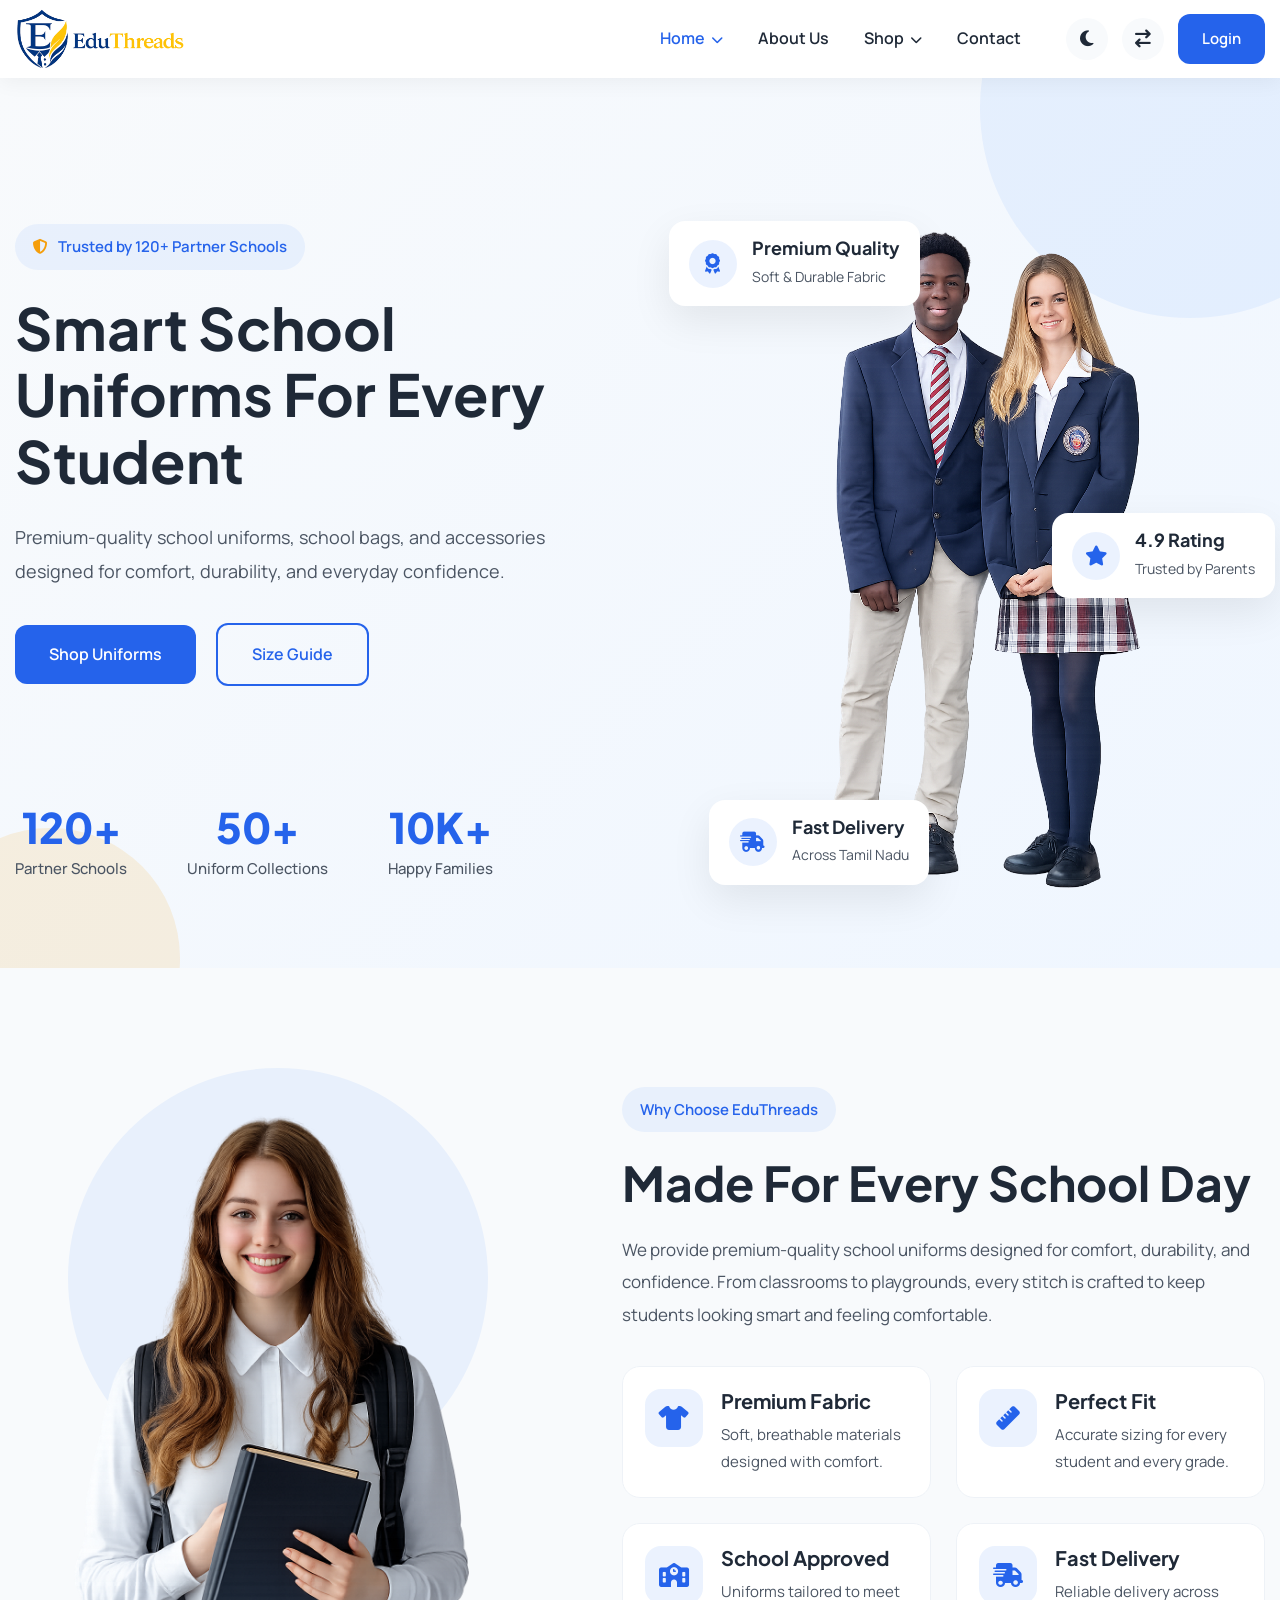
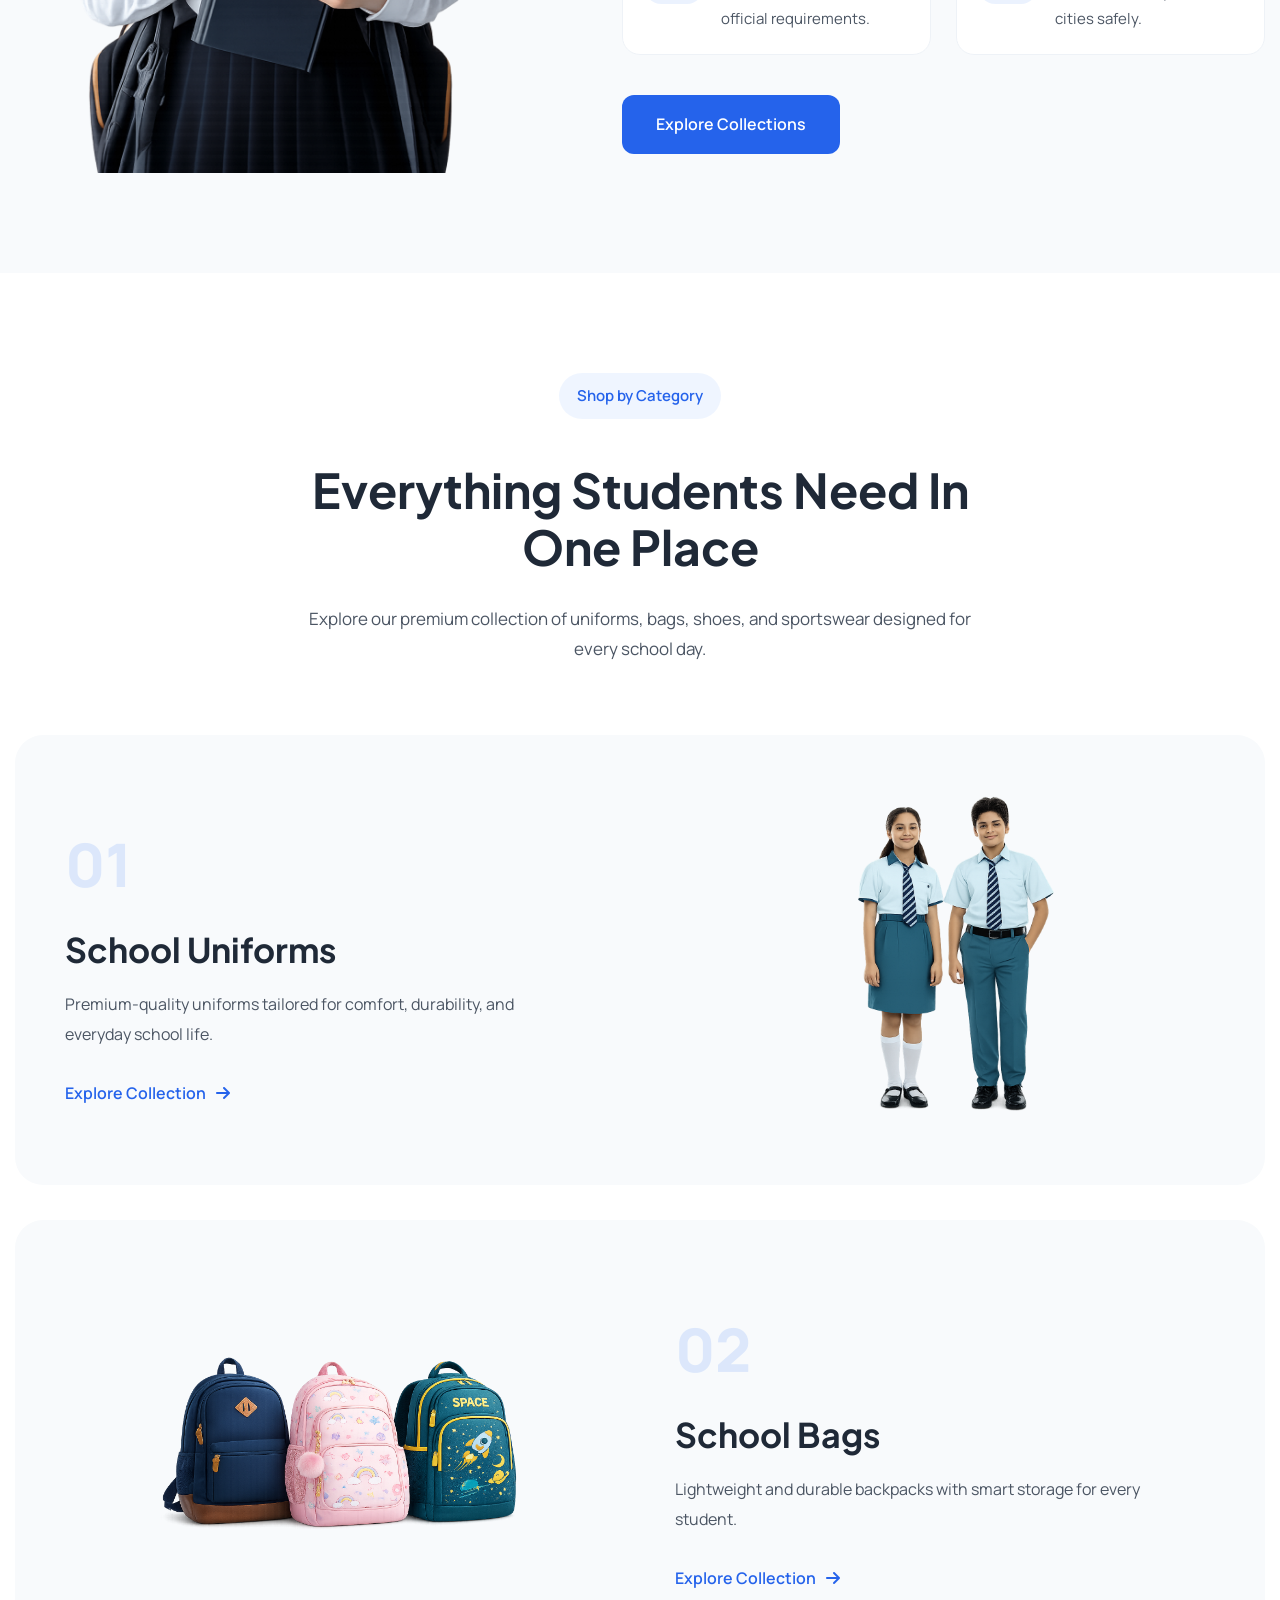
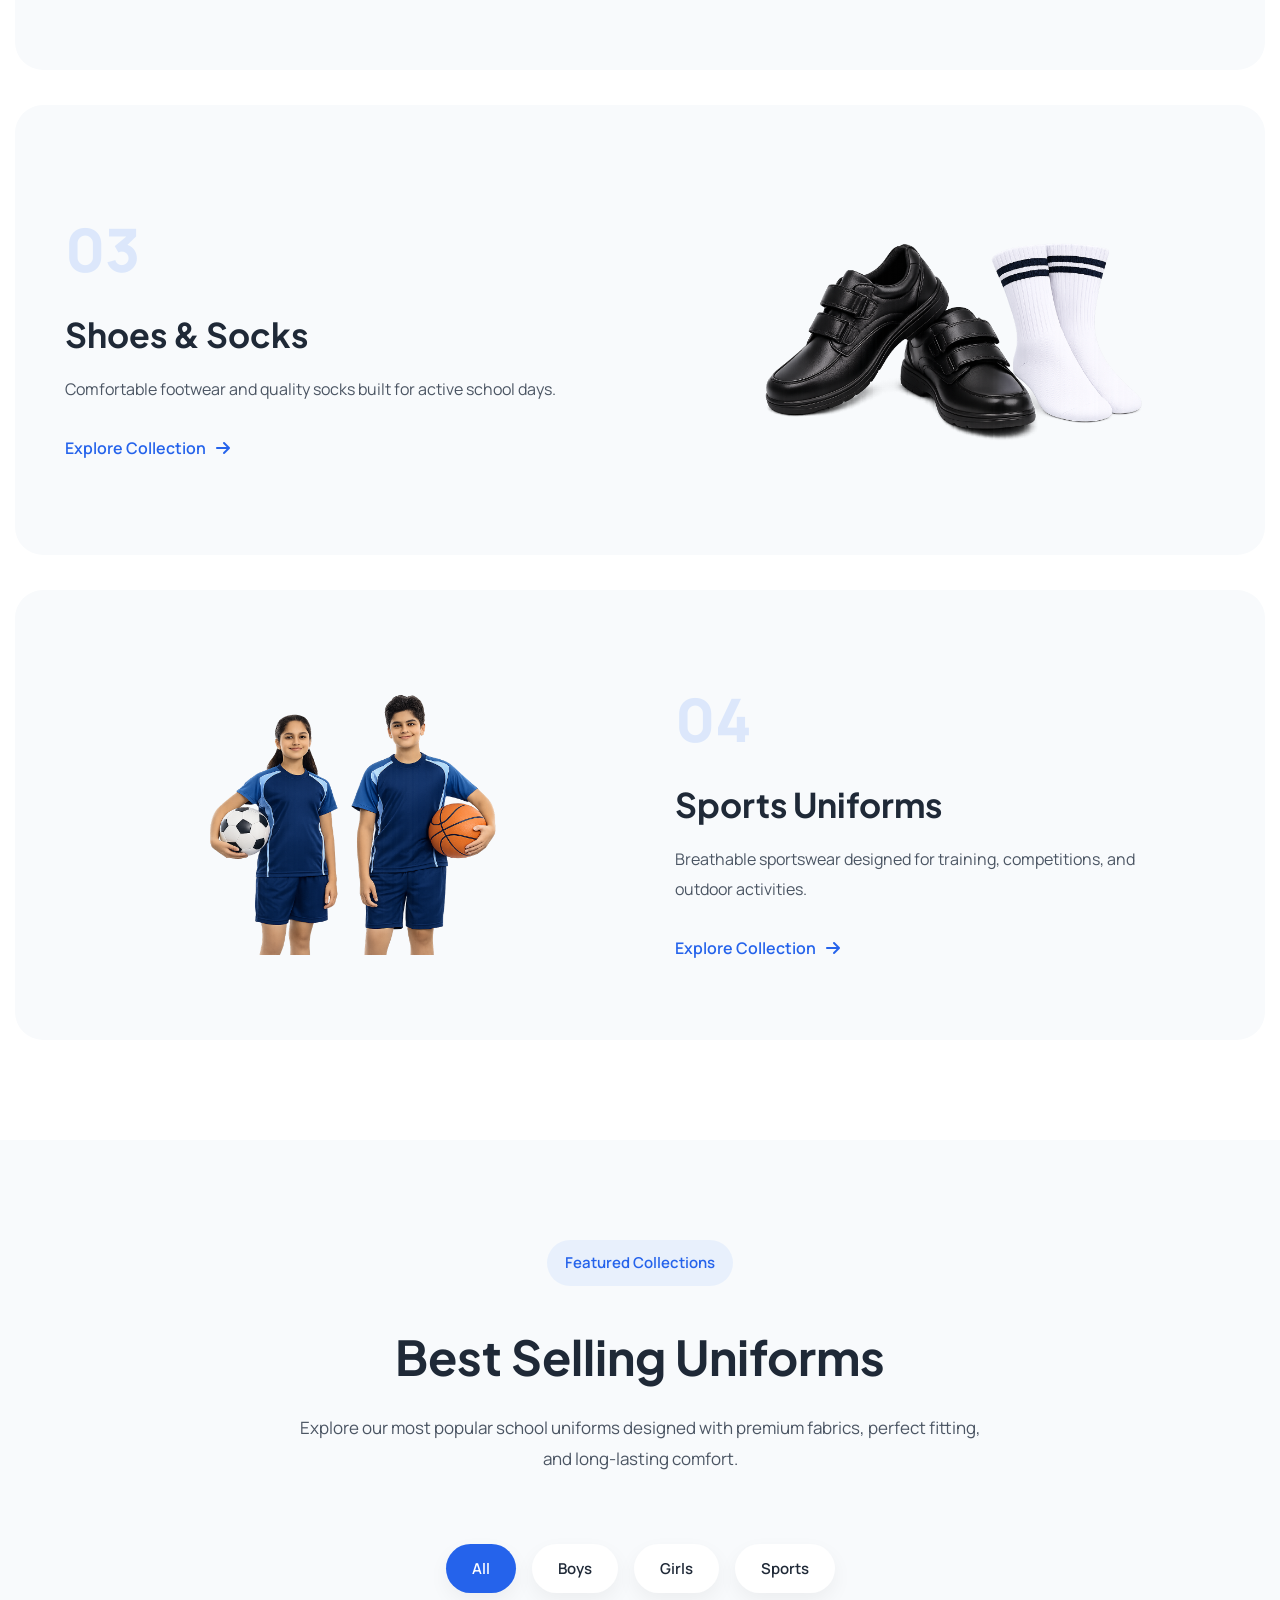
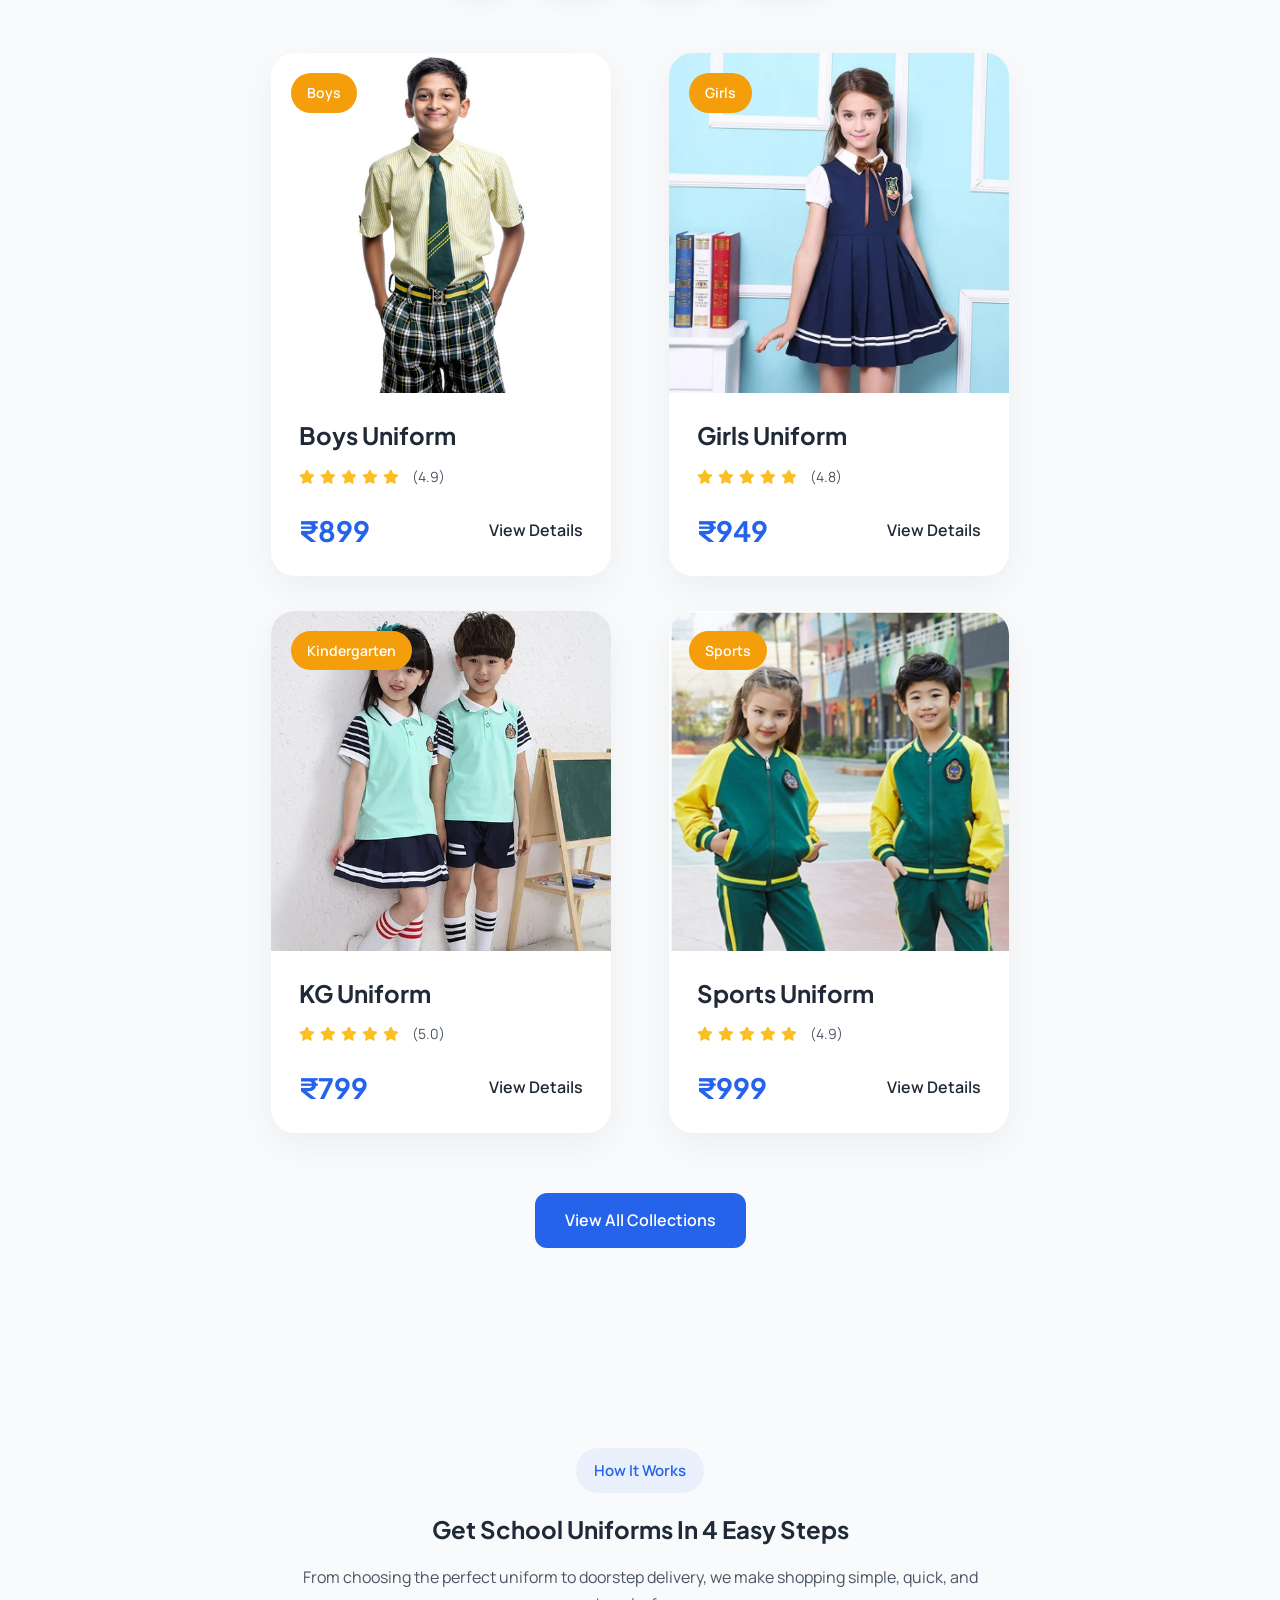
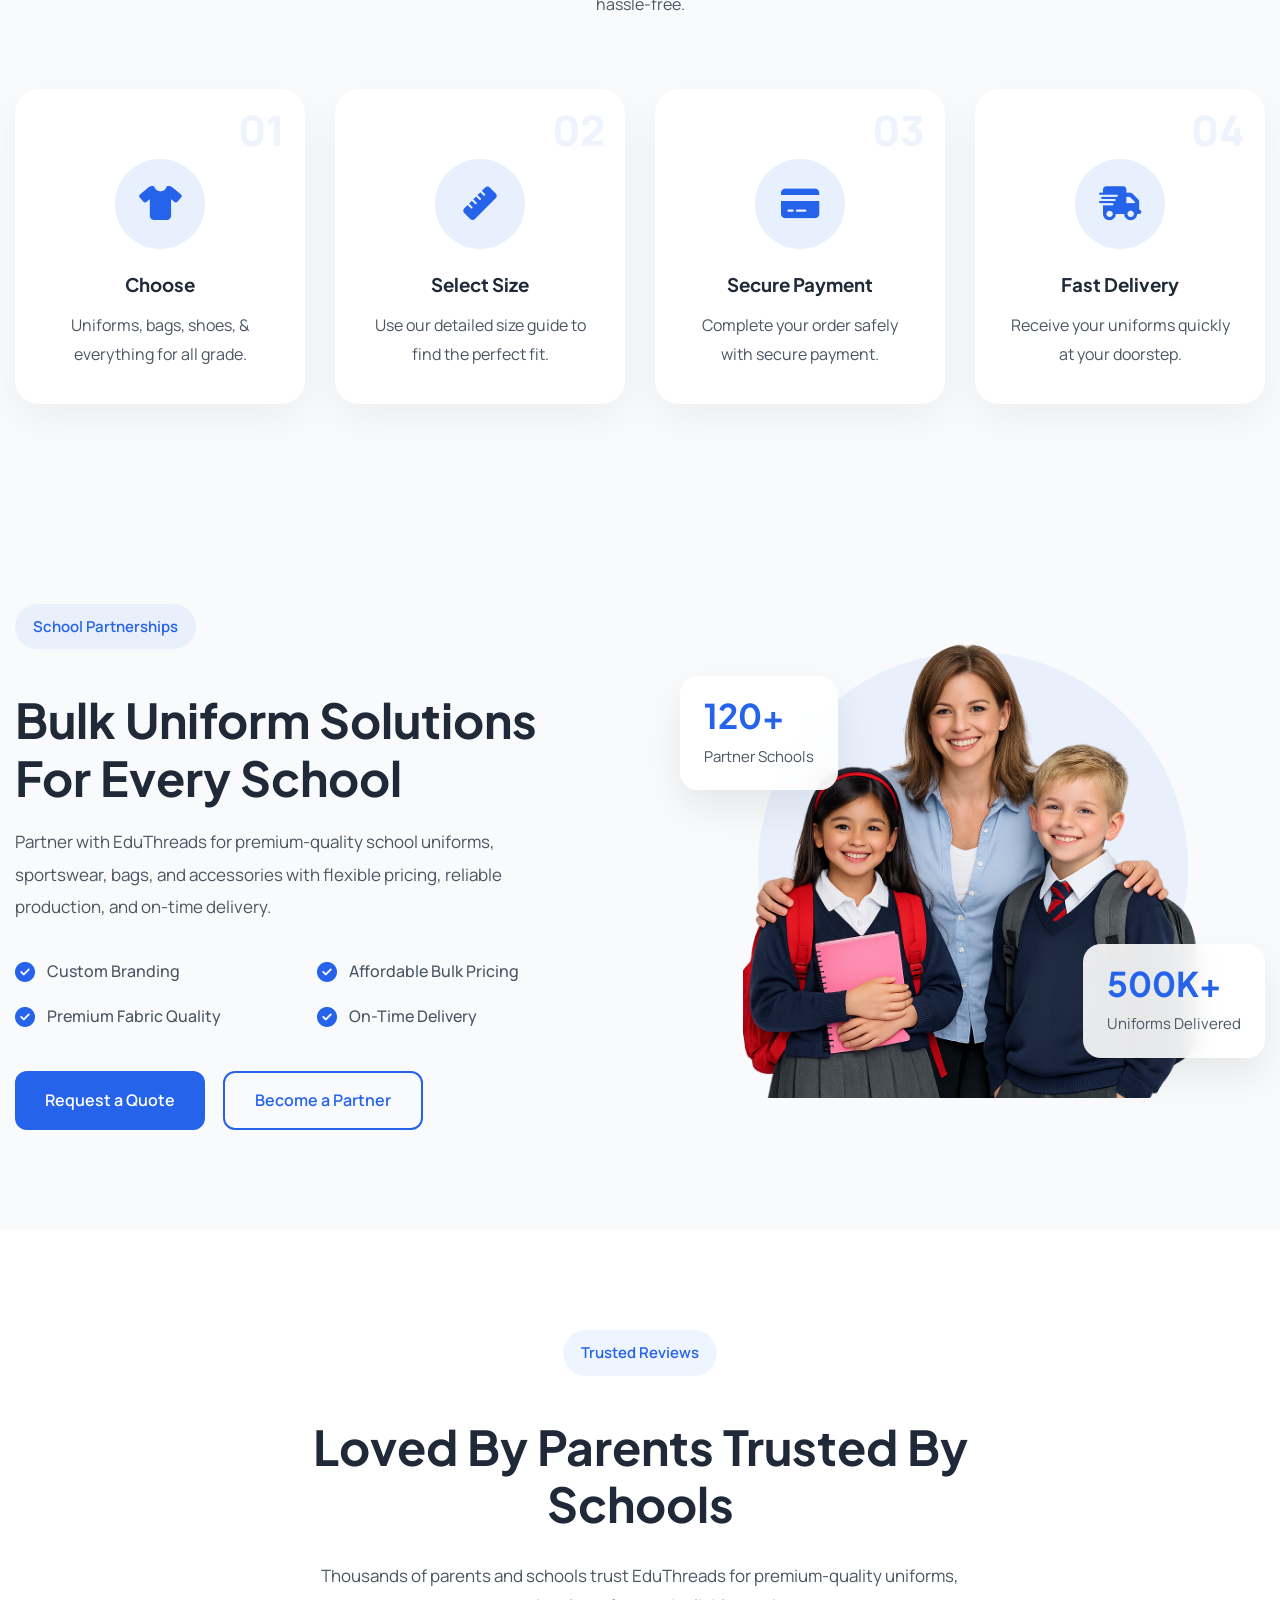
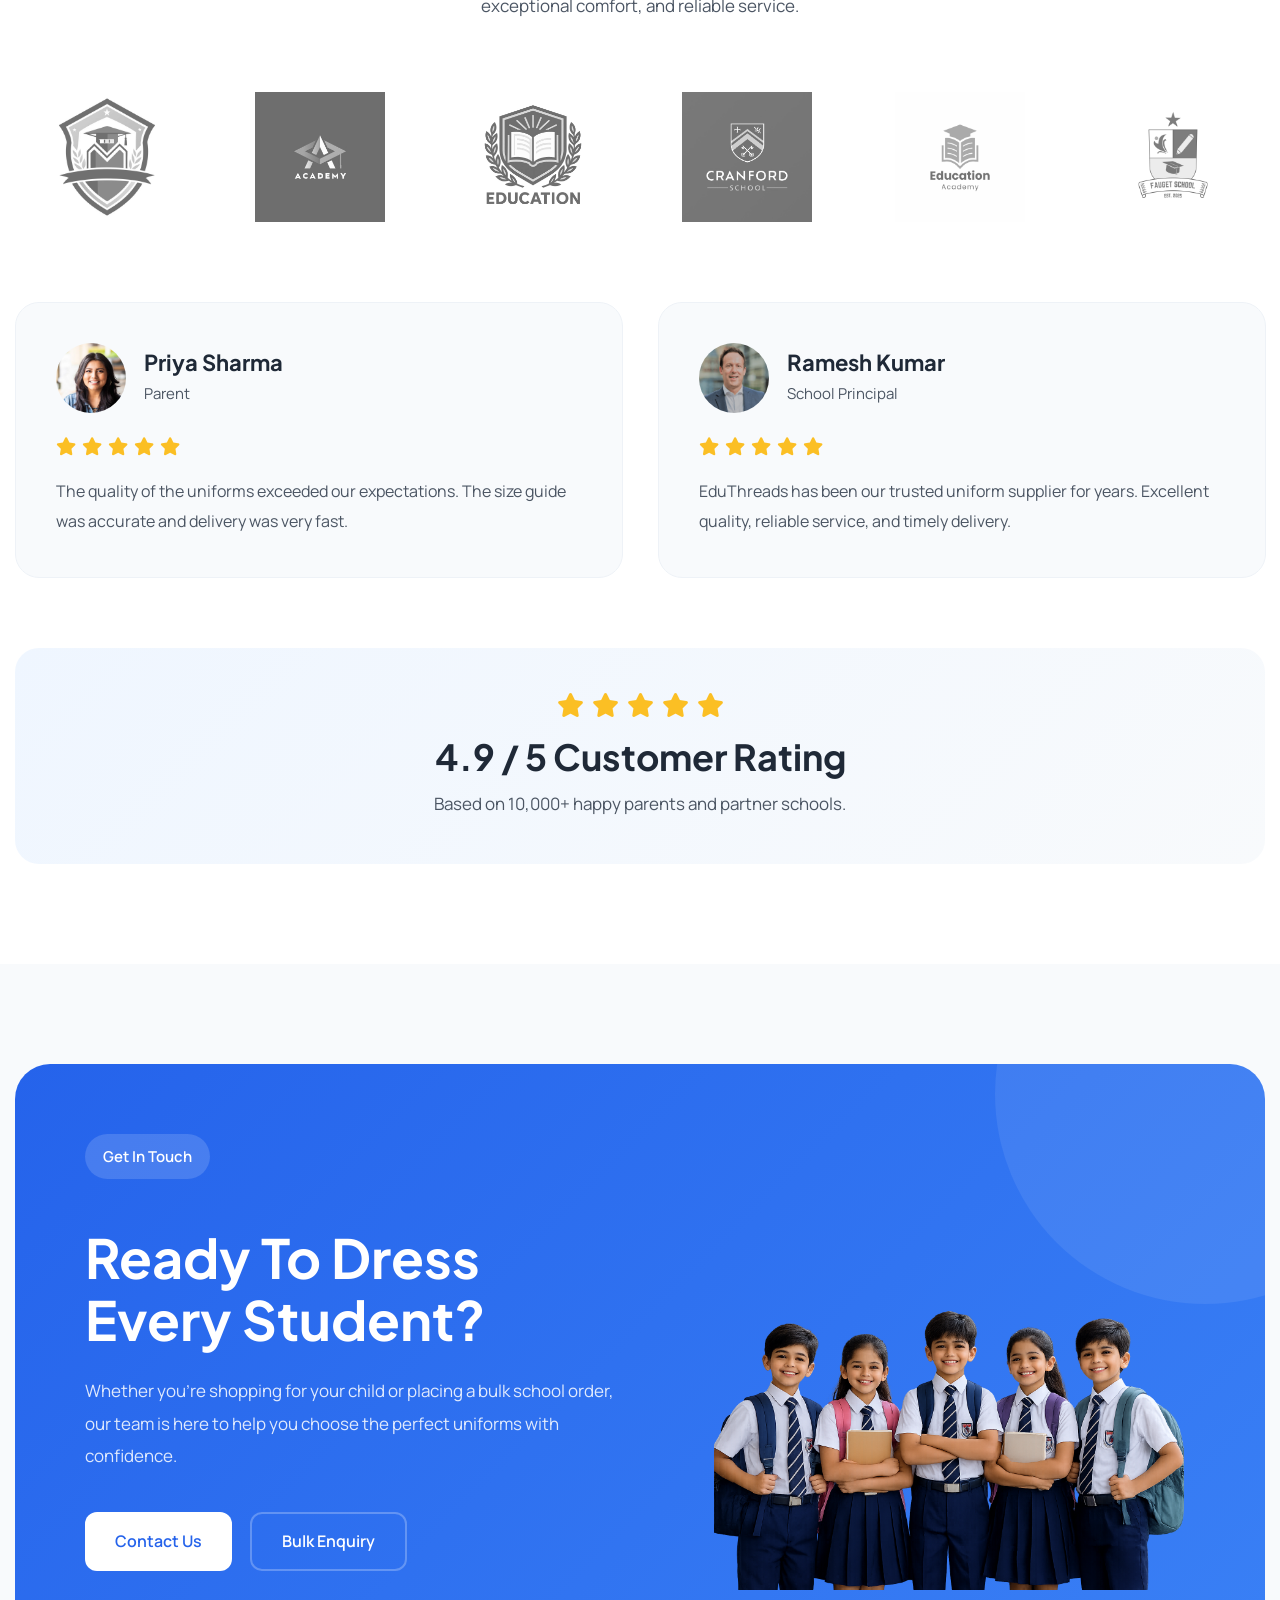
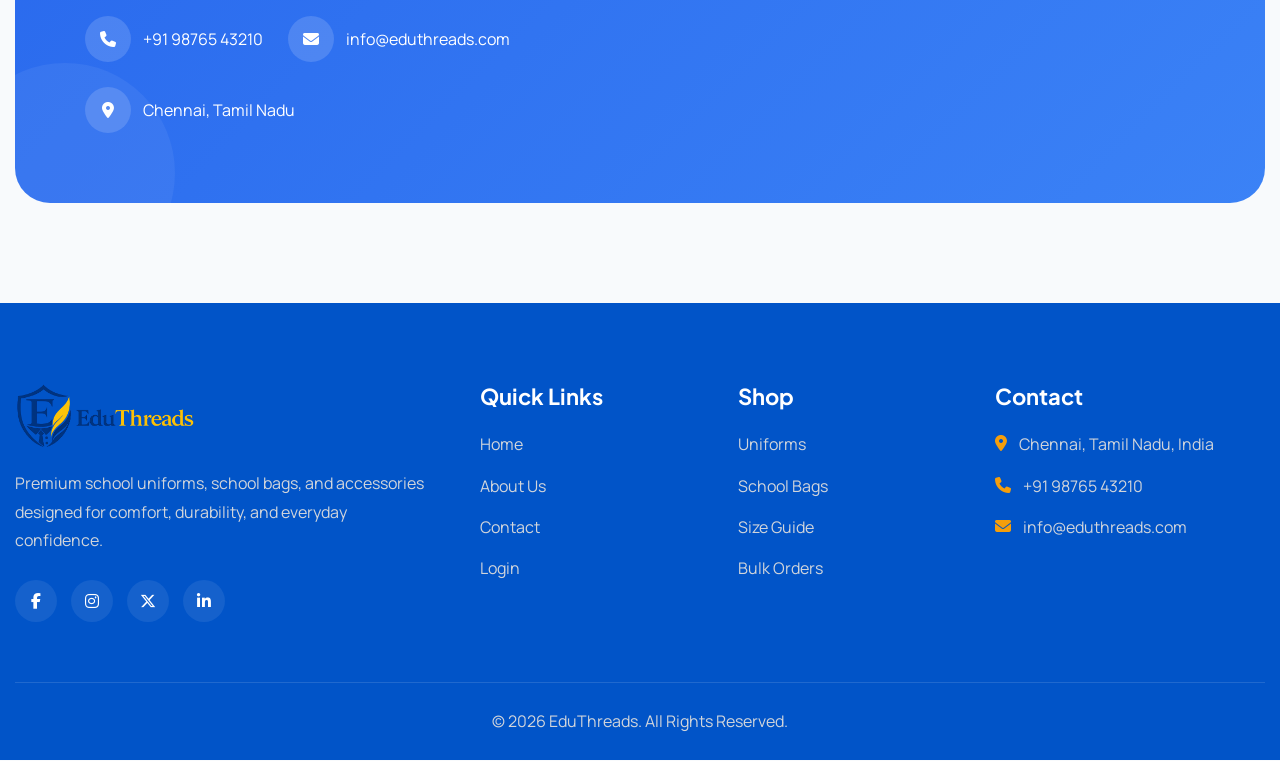
<file: index.html>
<!DOCTYPE html>
<html lang="en">

<head>

    <!--=========================================
                META TAGS
    ==========================================-->

    <meta charset="UTF-8">
    <meta name="viewport" content="width=device-width, initial-scale=1.0">

    <!--=========================================
                WEBSITE TITLE
    ==========================================-->

    <title>EduThreads</title>

    <!--=========================================
                FAVICON
    ==========================================-->

    <link rel="shortcut icon" href="images/favicon.png" type="image/x-icon">

    <!--=========================================
                GOOGLE FONTS
    ==========================================-->

    <link rel="preconnect" href="https://fonts.googleapis.com">

    <link rel="preconnect" href="https://fonts.gstatic.com" crossorigin>

    <link
        href="https://fonts.googleapis.com/css2?family=Manrope:wght@400;500;600;700&family=Plus+Jakarta+Sans:wght@600;700;800&display=swap"
        rel="stylesheet">

    <!--=========================================
                FONT AWESOME
    ==========================================-->

    <link rel="stylesheet" href="https://cdnjs.cloudflare.com/ajax/libs/font-awesome/6.7.2/css/all.min.css"
        integrity="sha512-Evv84Mr4kqVGRNSgIGL/F/aIDqQb7xQ2vcrdIwxfjThSH8CSR7PBEakCr51Ck+w+/U6swU2Im1vVX0SVk9ABhg=="
        crossorigin="anonymous" referrerpolicy="no-referrer" />

    <!--=========================================
                CSS
    ==========================================-->

    <link rel="stylesheet" href="css/style.css">

</head>

<body>

    <!--=========================================
                HEADER START
==========================================-->

    <header class="header">

        <div class="global-container">

            <div class="navbar">

                <!--========== LOGO ==========-->

                <a href="index.html" class="logo">

                    <img src="images/logo.png" alt="EduThreads Logo">

                </a>

                <!--========== NAVIGATION ==========-->

                <nav class="nav-menu">

                    <ul class="nav-list">

                        <!--========== HOME ==========-->

                        <li class="nav-item dropdown">

                            <button class="dropdown-toggle active">

                                <span>Home</span>

                                <i class="fa-solid fa-chevron-down"></i>

                            </button>

                            <ul class="dropdown-menu">

                                <li>

                                    <a href="index.html" class="active">

                                        Home 1

                                    </a>

                                </li>

                                <li>

                                    <a href="home-2.html">

                                        Home 2

                                    </a>

                                </li>

                            </ul>

                        </li>

                        <!--========== ABOUT ==========-->

                        <li class="nav-item">

                            <a href="about.html">

                                About Us

                            </a>

                        </li>

                        <!--========== SHOP ==========-->

                        <li class="nav-item dropdown">

                            <button class="dropdown-toggle">

                                <span>Shop</span>

                                <i class="fa-solid fa-chevron-down"></i>

                            </button>

                            <ul class="dropdown-menu">

                                <li>

                                    <a href="uniforms.html">

                                        Uniforms

                                    </a>

                                </li>


                                <li>

                                    <a href="size-guide.html">

                                        Size Guide

                                    </a>

                                </li>

                                <li>

                                    <a href="bulk-orders.html">

                                        Bulk Orders

                                    </a>

                                </li>

                            </ul>

                        </li>

                        <!--========== CONTACT ==========-->

                        <li class="nav-item">

                            <a href="contact.html">

                                Contact

                            </a>

                        </li>

                    </ul>


                </nav>

                <!--========== HEADER ACTIONS ==========-->

                <div class="header-actions">

                    <!-- Dark Mode -->

                    <button class="icon-btn" data-theme-toggle aria-label="Dark Mode">

                        <i class="fa-solid fa-moon"></i>

                    </button>

                    <!-- RTL -->

                    <button class="icon-btn" data-rtl-toggle aria-label="RTL Mode">

                        <i class="fa-solid fa-arrow-right-arrow-left"></i>

                    </button>

                    <!-- Login -->

                    <a href="login.html" class="primary-btn">

                        Login

                    </a>

                    <!-- Mobile Menu -->

                    <button class="menu-toggle">

                        <i class="fa-solid fa-bars"></i>

                    </button>

                </div>

            </div>

        </div>

    </header>

    <!--=========================================
                HEADER END
==========================================-->

    <!--=========================================
                HERO START
==========================================-->

    <section class="hero">

        <div class="global-container">

            <div class="hero-wrapper">

                <!--========== HERO CONTENT ==========-->

                <div class="hero-content">

                    <span class="hero-badge">

                        <i class="fa-solid fa-shield-halved"></i>

                        Trusted by 120+ Partner Schools

                    </span>

                    <h1>

                        Smart School Uniforms For Every Student

                    </h1>

                    <p>

                        Premium-quality school uniforms, school bags, and accessories designed for comfort, durability,
                        and everyday confidence.

                    </p>

                    <!--========== HERO BUTTONS ==========-->

                    <div class="hero-buttons">

                        <a href="shop/uniforms.html" class="primary-btn">

                            Shop Uniforms

                        </a>

                        <a href="shop/size-guide.html" class="secondary-btn">

                            Size Guide

                        </a>

                    </div>

                    <!--========== HERO STATS ==========-->

                    <div class="hero-stats">

                        <div class="stat-item">

                            <h3 class="counter" data-target="120">0</h3>

                            <span>Partner Schools</span>

                        </div>

                        <div class="stat-item">

                            <h3 class="counter" data-target="50">0</h3>

                            <span>Uniform Collections</span>

                        </div>

                        <div class="stat-item">

                            <h3 class="counter" data-target="10000">0</h3>

                            <span>Happy Families</span>

                        </div>

                    </div>
                </div>

                <!--========== HERO IMAGE ==========-->

                <div class="hero-image">

                    <img src="images/hero-img.png" alt="School Uniform">

                    <!-- Floating Card -->

                    <div class="floating-card quality-card">

                        <i class="fa-solid fa-award"></i>

                        <div>

                            <h4>Premium Quality</h4>

                            <span>Soft & Durable Fabric</span>

                        </div>

                    </div>

                    <!-- Floating Card -->

                    <div class="floating-card rating-card">

                        <i class="fa-solid fa-star"></i>

                        <div>

                            <h4>4.9 Rating</h4>

                            <span>Trusted by Parents</span>

                        </div>

                    </div>

                    <!-- Floating Card -->

                    <div class="floating-card delivery-card">

                        <i class="fa-solid fa-truck-fast"></i>

                        <div>

                            <h4>Fast Delivery</h4>

                            <span>Across Tamil Nadu</span>

                        </div>

                    </div>

                </div>

            </div>

        </div>

    </section>

    <!--=========================================
                HERO END
==========================================-->


    <!--=========================================
            WHY CHOOSE US START
==========================================-->

    <section class="why-choose section">

        <div class="global-container">

            <div class="why-choose-wrapper">

                <!--========== IMAGE ==========-->

                <div class="why-choose-image">

                    <img src="images/why-choose.png" alt="School Uniform Students">

                </div>

                <!--========== CONTENT ==========-->

                <div class="why-choose-content">

                    <span class="section-badge">

                        Why Choose EduThreads

                    </span>

                    <h2>

                        Made For
                        Every School Day

                    </h2>

                    <p>

                        We provide premium-quality school uniforms designed for comfort,
                        durability, and confidence. From classrooms to playgrounds,
                        every stitch is crafted to keep students looking smart and feeling comfortable.

                    </p>

                    <!--========== FEATURES ==========-->

                    <div class="why-choose-features">

                        <!-- Feature -->

                        <div class="feature-item">

                            <div class="feature-icon">

                                <i class="fa-solid fa-shirt"></i>

                            </div>

                            <div class="feature-content">

                                <h3>Premium Fabric</h3>

                                <p>

                                    Soft, breathable materials designed with comfort.

                                </p>

                            </div>

                        </div>

                        <!-- Feature -->

                        <div class="feature-item">

                            <div class="feature-icon">

                                <i class="fa-solid fa-ruler"></i>

                            </div>

                            <div class="feature-content">

                                <h3>Perfect Fit</h3>

                                <p>

                                    Accurate sizing for every student and every grade.

                                </p>

                            </div>

                        </div>

                        <!-- Feature -->

                        <div class="feature-item">

                            <div class="feature-icon">

                                <i class="fa-solid fa-school"></i>

                            </div>

                            <div class="feature-content">

                                <h3>School Approved</h3>

                                <p>

                                    Uniforms tailored to meet official requirements.

                                </p>

                            </div>

                        </div>

                        <!-- Feature -->

                        <div class="feature-item">

                            <div class="feature-icon">

                                <i class="fa-solid fa-truck-fast"></i>

                            </div>

                            <div class="feature-content">

                                <h3>Fast Delivery</h3>

                                <p>

                                    Reliable delivery across cities safely.

                                </p>

                            </div>

                        </div>

                    </div>

                    <!--========== BUTTON ==========-->

                    <a href="shop/uniforms.html" class="primary-btn">

                        Explore Collections

                    </a>

                </div>

            </div>

        </div>

    </section>

    <!--=========================================
            WHY CHOOSE US END
==========================================-->

    <!--=========================================
            SHOP BY CATEGORY START
==========================================-->

    <section class="shop-category section">

        <div class="global-container">

            <!--========== SECTION HEADING ==========-->

            <div class="section-title">

                <span class="section-badge">

                    Shop by Category

                </span>

                <h2>

                    Everything Students Need
                    In One Place

                </h2>

                <p>

                    Explore our premium collection of uniforms, bags, shoes, and sportswear designed for every school
                    day.

                </p>

            </div>

            <!--========== CATEGORY LIST ==========-->

            <div class="category-wrapper">

                <!-- Category 1 -->

                <div class="category-item">

                    <div class="category-content">

                        <span class="category-number">

                            01

                        </span>

                        <h3>

                            School Uniforms

                        </h3>

                        <p>

                            Premium-quality uniforms tailored for comfort, durability, and everyday school life.

                        </p>

                        <a href="#" class="category-btn">

                            Explore Collection

                            <i class="fa-solid fa-arrow-right"></i>

                        </a>

                    </div>

                    <div class="category-image">

                        <img src="images/uniforms.png" alt="School Uniforms">

                    </div>

                </div>

                <!-- Category 2 -->

                <div class="category-item reverse">

                    <div class="category-content">

                        <span class="category-number">

                            02

                        </span>

                        <h3>

                            School Bags

                        </h3>

                        <p>

                            Lightweight and durable backpacks with smart storage for every student.

                        </p>

                        <a href="#" class="category-btn">

                            Explore Collection

                            <i class="fa-solid fa-arrow-right"></i>

                        </a>

                    </div>

                    <div class="category-image">

                        <img src="images/bags.png" alt="School Bags">

                    </div>

                </div>

                <!-- Category 3 -->

                <div class="category-item">

                    <div class="category-content">

                        <span class="category-number">

                            03

                        </span>

                        <h3>

                            Shoes & Socks

                        </h3>

                        <p>

                            Comfortable footwear and quality socks built for active school days.

                        </p>

                        <a href="#" class="category-btn">

                            Explore Collection

                            <i class="fa-solid fa-arrow-right"></i>

                        </a>

                    </div>

                    <div class="category-image">

                        <img src="images/shoes.png" alt="Shoes">

                    </div>

                </div>

                <!-- Category 4 -->

                <div class="category-item reverse">

                    <div class="category-content">

                        <span class="category-number">

                            04

                        </span>

                        <h3>

                            Sports Uniforms

                        </h3>

                        <p>

                            Breathable sportswear designed for training, competitions, and outdoor activities.

                        </p>

                        <a href="#" class="category-btn">

                            Explore Collection

                            <i class="fa-solid fa-arrow-right"></i>

                        </a>

                    </div>

                    <div class="category-image">

                        <img src="images/sports.png" alt="Sports Uniform">

                    </div>

                </div>

            </div>

        </div>

    </section>

    <!--=========================================
            SHOP BY CATEGORY END
==========================================-->

    <!--=========================================
        FEATURED COLLECTIONS START
==========================================-->

    <section class="featured-collections section">

        <div class="global-container">

            <!--========== SECTION TITLE ==========-->

            <div class="section-title">

                <span class="section-badge">

                    Featured Collections

                </span>

                <h2>

                    Best Selling Uniforms

                </h2>

                <p>

                    Explore our most popular school uniforms designed with premium fabrics, perfect fitting, and
                    long-lasting comfort.

                </p>

            </div>

            <!--========== FILTER BUTTONS ==========-->

            <div class="collection-filter">

                <button class="active">All</button>

                <button>Boys</button>

                <button>Girls</button>

                <button>Sports</button>

            </div>

            <!--========== PRODUCT GRID ==========-->

            <div class="collection-wrapper">

                <!-- Product -->

                <div class="collection-card">

                    <span class="product-tag">

                        Boys

                    </span>

                    <div class="product-image">

                        <img src="images/boys-uniform.png" alt="Boys Uniform">

                    </div>

                    <div class="product-content">

                        <h3>

                            Boys Uniform

                        </h3>

                        <div class="product-rating">

                            <i class="fa-solid fa-star"></i>

                            <i class="fa-solid fa-star"></i>

                            <i class="fa-solid fa-star"></i>

                            <i class="fa-solid fa-star"></i>

                            <i class="fa-solid fa-star"></i>

                            <span>(4.9)</span>

                        </div>

                        <div class="product-bottom">

                            <h4>

                                ₹899

                            </h4>

                            <a href="#">

                                View Details

                            </a>

                        </div>

                    </div>

                </div>

                <!-- Product -->

                <div class="collection-card">

                    <span class="product-tag">

                        Girls

                    </span>

                    <div class="product-image">

                        <img src="images/girls-uniform.png" alt="Girls Uniform">

                    </div>

                    <div class="product-content">

                        <h3>

                            Girls Uniform

                        </h3>

                        <div class="product-rating">

                            <i class="fa-solid fa-star"></i>

                            <i class="fa-solid fa-star"></i>

                            <i class="fa-solid fa-star"></i>

                            <i class="fa-solid fa-star"></i>

                            <i class="fa-solid fa-star"></i>

                            <span>(4.8)</span>

                        </div>

                        <div class="product-bottom">

                            <h4>

                                ₹949

                            </h4>

                            <a href="#">

                                View Details

                            </a>

                        </div>

                    </div>

                </div>

                <!-- Product -->

                <div class="collection-card">

                    <span class="product-tag">

                        Kindergarten

                    </span>

                    <div class="product-image">

                        <img src="images/kids-uniform.png" alt="Kids Uniform">

                    </div>

                    <div class="product-content">

                        <h3>

                            KG Uniform

                        </h3>

                        <div class="product-rating">

                            <i class="fa-solid fa-star"></i>

                            <i class="fa-solid fa-star"></i>

                            <i class="fa-solid fa-star"></i>

                            <i class="fa-solid fa-star"></i>

                            <i class="fa-solid fa-star"></i>

                            <span>(5.0)</span>

                        </div>

                        <div class="product-bottom">

                            <h4>

                                ₹799

                            </h4>

                            <a href="#">

                                View Details

                            </a>

                        </div>

                    </div>

                </div>

                <!-- Product -->

                <div class="collection-card">

                    <span class="product-tag">

                        Sports

                    </span>

                    <div class="product-image">

                        <img src="images/sports-uniform.png" alt="Sports Uniform">

                    </div>

                    <div class="product-content">

                        <h3>

                            Sports Uniform

                        </h3>

                        <div class="product-rating">

                            <i class="fa-solid fa-star"></i>

                            <i class="fa-solid fa-star"></i>

                            <i class="fa-solid fa-star"></i>

                            <i class="fa-solid fa-star"></i>

                            <i class="fa-solid fa-star"></i>

                            <span>(4.9)</span>

                        </div>

                        <div class="product-bottom">

                            <h4>

                                ₹999

                            </h4>

                            <a href="#">

                                View Details

                            </a>

                        </div>

                    </div>

                </div>

            </div>

            <!--========== BUTTON ==========-->

            <div class="collection-btn">

                <a href="#" class="primary-btn">

                    View All Collections

                </a>

            </div>

        </div>

    </section>

    <!--=========================================
        FEATURED COLLECTIONS END
==========================================-->

    <!--=========================================
        HOW IT WORKS START
==========================================-->
    <section class="order-steps section">

        <div class="global-container">

            <div class="order-heading">

                <span class="section-badge">

                    How It Works

                </span>

                <h2>

                    Get School Uniforms
                    In 4 Easy Steps

                </h2>

                <p>

                    From choosing the perfect uniform to doorstep delivery, we make shopping simple, quick, and
                    hassle-free.

                </p>

            </div>

            <div class="order-steps-wrapper">

                <!-- Step -->

                <div class="order-step-card">

                    <span class="order-step-number">

                        01

                    </span>

                    <div class="order-step-icon">

                        <i class="fa-solid fa-shirt"></i>

                    </div>

                    <h3>

                        Choose

                    </h3>

                    <p>

                        Uniforms, bags, shoes, & everything for all grade.

                    </p>

                </div>

                <!-- Step -->

                <div class="order-step-card">

                    <span class="order-step-number">

                        02

                    </span>

                    <div class="order-step-icon">

                        <i class="fa-solid fa-ruler"></i>

                    </div>

                    <h3>

                        Select Size

                    </h3>

                    <p>

                        Use our detailed size guide to find the perfect fit.

                    </p>

                </div>

                <!-- Step -->

                <div class="order-step-card">

                    <span class="order-step-number">

                        03

                    </span>

                    <div class="order-step-icon">

                        <i class="fa-solid fa-credit-card"></i>

                    </div>

                    <h3>

                        Secure Payment

                    </h3>

                    <p>

                        Complete your order safely with secure payment.

                    </p>

                </div>

                <!-- Step -->

                <div class="order-step-card">

                    <span class="order-step-number">

                        04

                    </span>

                    <div class="order-step-icon">

                        <i class="fa-solid fa-truck-fast"></i>

                    </div>

                    <h3>

                        Fast Delivery

                    </h3>

                    <p>

                        Receive your uniforms quickly at your doorstep.

                    </p>

                </div>

            </div>

        </div>

    </section>


    <!--=========================================
        HOW IT WORKS END
==========================================-->

    <!--=========================================
        SCHOOL PARTNERSHIP START
==========================================-->

    <section class="school-partnership section">

        <div class="global-container">

            <div class="partnership-wrapper">

                <!--========== CONTENT ==========-->

                <div class="partnership-content">

                    <span class="section-badge">

                        School Partnerships

                    </span>

                    <h2>

                        Bulk Uniform Solutions
                        For Every School

                    </h2>

                    <p>

                        Partner with EduThreads for premium-quality school uniforms,
                        sportswear, bags, and accessories with flexible pricing,
                        reliable production, and on-time delivery.

                    </p>

                    <!--========== FEATURES ==========-->

                    <ul class="partnership-list">

                        <li>

                            <i class="fa-solid fa-circle-check"></i>

                            Custom Branding

                        </li>

                        <li>

                            <i class="fa-solid fa-circle-check"></i>

                            Affordable Bulk Pricing

                        </li>

                        <li>

                            <i class="fa-solid fa-circle-check"></i>

                            Premium Fabric Quality

                        </li>

                        <li>

                            <i class="fa-solid fa-circle-check"></i>

                            On-Time Delivery

                        </li>

                    </ul>

                    <!--========== BUTTONS ==========-->

                    <div class="partnership-buttons">

                        <a href="#" class="primary-btn">

                            Request a Quote

                        </a>

                        <a href="#" class="secondary-btn">

                            Become a Partner

                        </a>

                    </div>

                </div>

                <!--========== IMAGE ==========-->

                <div class="partnership-image">

                    <img src="images/school-partnership.png" alt="School Partnership">

                    <!-- Floating Card -->

                    <div class="partnership-card top-card">

                        <h3>

                            120+

                        </h3>

                        <span>

                            Partner Schools

                        </span>

                    </div>

                    <!-- Floating Card -->

                    <div class="partnership-card bottom-card">

                        <h3>

                            500K+

                        </h3>

                        <span>

                            Uniforms Delivered

                        </span>

                    </div>

                </div>

            </div>

        </div>

    </section>

    <!--=========================================
        SCHOOL PARTNERSHIP END
==========================================-->

    <!--=========================================
        TESTIMONIALS START
==========================================-->

    <section class="testimonials section">

        <div class="global-container">

            <!--========== SECTION TITLE ==========-->

            <div class="section-title">

                <span class="section-badge">

                    Trusted Reviews

                </span>

                <h2>

                    Loved By Parents
                    Trusted By Schools

                </h2>

                <p>

                    Thousands of parents and schools trust EduThreads for premium-quality uniforms,
                    exceptional comfort, and reliable service.

                </p>

            </div>

            <!--========== SCHOOL LOGOS ==========-->

            <div class="school-logos">

                <img src="images/logo-1.png" alt="School Logo">

                <img src="images/logo-2.png" alt="School Logo">

                <img src="images/logo-3.png" alt="School Logo">

                <img src="images/logo-4.png" alt="School Logo">

                <img src="images/logo-5.png" alt="School Logo">

                <img src="images/logo-6.png" alt="School Logo">

            </div>

            <!--========== TESTIMONIAL WRAPPER ==========-->

            <div class="testimonial-wrapper">

                <!-- Review -->

                <div class="testimonial-card">

                    <div class="testimonial-profile">

                        <img src="images/parent-1.jpg" alt="Parent">

                        <div>

                            <h3>

                                Priya Sharma

                            </h3>

                            <span>

                                Parent

                            </span>

                        </div>

                    </div>

                    <div class="testimonial-rating">

                        <i class="fa-solid fa-star"></i>

                        <i class="fa-solid fa-star"></i>

                        <i class="fa-solid fa-star"></i>

                        <i class="fa-solid fa-star"></i>

                        <i class="fa-solid fa-star"></i>

                    </div>

                    <p>

                        The quality of the uniforms exceeded our expectations.
                        The size guide was accurate and delivery was very fast.

                    </p>

                </div>

                <!-- Review -->

                <div class="testimonial-card">

                    <div class="testimonial-profile">

                        <img src="images/principal.jpg" alt="Principal">

                        <div>

                            <h3>

                                Ramesh Kumar

                            </h3>

                            <span>

                                School Principal

                            </span>

                        </div>

                    </div>

                    <div class="testimonial-rating">

                        <i class="fa-solid fa-star"></i>

                        <i class="fa-solid fa-star"></i>

                        <i class="fa-solid fa-star"></i>

                        <i class="fa-solid fa-star"></i>

                        <i class="fa-solid fa-star"></i>

                    </div>

                    <p>

                        EduThreads has been our trusted uniform supplier for years.
                        Excellent quality, reliable service, and timely delivery.

                    </p>

                </div>

            </div>

            <!--========== OVERALL RATING ==========-->

            <div class="overall-rating">

                <div class="rating-stars">

                    <i class="fa-solid fa-star"></i>

                    <i class="fa-solid fa-star"></i>

                    <i class="fa-solid fa-star"></i>

                    <i class="fa-solid fa-star"></i>

                    <i class="fa-solid fa-star"></i>

                </div>

                <h3>

                    4.9 / 5 Customer Rating

                </h3>

                <p>

                    Based on 10,000+ happy parents and partner schools.

                </p>

            </div>

        </div>

    </section>

    <!--=========================================
        TESTIMONIALS END
==========================================-->

    <!--=========================================
            CONTACT CTA START
==========================================-->

    <section class="contact-cta">

        <div class="global-container">

            <div class="contact-cta-wrapper">

                <!--========== CONTENT ==========-->

                <div class="contact-cta-content">

                    <span class="section-badge">

                        Get In Touch

                    </span>

                    <h2>

                        Ready To Dress
                        Every Student?

                    </h2>

                    <p>

                        Whether you're shopping for your child or placing a bulk
                        school order, our team is here to help you choose the
                        perfect uniforms with confidence.

                    </p>

                    <!--========== BUTTONS ==========-->

                    <div class="contact-cta-buttons">

                        <a href="contact.html" class="primary-btn">

                            Contact Us

                        </a>

                        <a href="#" class="secondary-btn">

                            Bulk Enquiry

                        </a>

                    </div>

                    <!--========== INFO ==========-->

                    <div class="contact-info">

                        <div class="info-item">

                            <i class="fa-solid fa-phone"></i>

                            <span>

                                +91 98765 43210

                            </span>

                        </div>

                        <div class="info-item">

                            <i class="fa-solid fa-envelope"></i>

                            <span>

                                info@eduthreads.com

                            </span>

                        </div>

                        <div class="info-item">

                            <i class="fa-solid fa-location-dot"></i>

                            <span>

                                Chennai, Tamil Nadu

                            </span>

                        </div>

                    </div>

                </div>

                <!--========== IMAGE ==========-->

                <div class="contact-cta-image">

                    <img src="images/contact-kids.png" alt="School Kids">

                </div>

            </div>

        </div>

    </section>

    <!--=========================================
            CONTACT CTA END
==========================================-->

    <!--=========================================
                FOOTER START
==========================================-->

    <footer class="footer">

        <div class="global-container">

            <div class="footer-wrapper">

                <!--========== ABOUT ==========-->

                <div class="footer-column">

                    <a href="index.html" class="footer-logo">

                        <img src="images/logo.png" alt="EduThreads Logo">

                    </a>

                    <p class="footer-description">

                        Premium school uniforms, school bags, and accessories designed for comfort, durability, and
                        everyday confidence.

                    </p>

                    <div class="footer-social">

                        <a href="#"><i class="fa-brands fa-facebook-f"></i></a>

                        <a href="#"><i class="fa-brands fa-instagram"></i></a>

                        <a href="#"><i class="fa-brands fa-x-twitter"></i></a>

                        <a href="#"><i class="fa-brands fa-linkedin-in"></i></a>

                    </div>

                </div>

                <!--========== QUICK LINKS ==========-->

                <div class="footer-column">

                    <h3>Quick Links</h3>

                    <ul>

                        <li><a href="index.html">Home</a></li>

                        <li><a href="about.html">About Us</a></li>

                        <li><a href="contact.html">Contact</a></li>

                        <li><a href="login.html">Login</a></li>

                    </ul>

                </div>

                <!--========== SHOP ==========-->

                <div class="footer-column">

                    <h3>Shop</h3>

                    <ul>

                        <li><a href="shop/uniforms.html">Uniforms</a></li>

                        <li><a href="shop/school-bags.html">School Bags</a></li>

                        <li><a href="shop/size-guide.html">Size Guide</a></li>

                        <li><a href="shop/bulk-orders.html">Bulk Orders</a></li>

                    </ul>

                </div>

                <!--========== CONTACT ==========-->

                <div class="footer-column">

                    <h3>Contact</h3>

                    <ul class="footer-contact">

                        <li>

                            <i class="fa-solid fa-location-dot"></i>

                            Chennai, Tamil Nadu, India

                        </li>

                        <li>

                            <i class="fa-solid fa-phone"></i>

                            +91 98765 43210

                        </li>

                        <li>

                            <i class="fa-solid fa-envelope"></i>

                            info@eduthreads.com

                        </li>

                    </ul>

                </div>

            </div>

            <!--========== FOOTER BOTTOM ==========-->

            <div class="footer-bottom">

                <p>

                    © 2026 EduThreads. All Rights Reserved.

                </p>

            </div>

        </div>

    </footer>

    <!--=========================================
                FOOTER END
==========================================-->

    <!-- Scroll To Top -->
    <button class="scroll-top" id="scrollTopBtn" aria-label="Scroll to Top">
        <i class="fa-solid fa-arrow-up"></i>
    </button>

    <script src="js/main.js"></script>

</body>

</html>
</file>
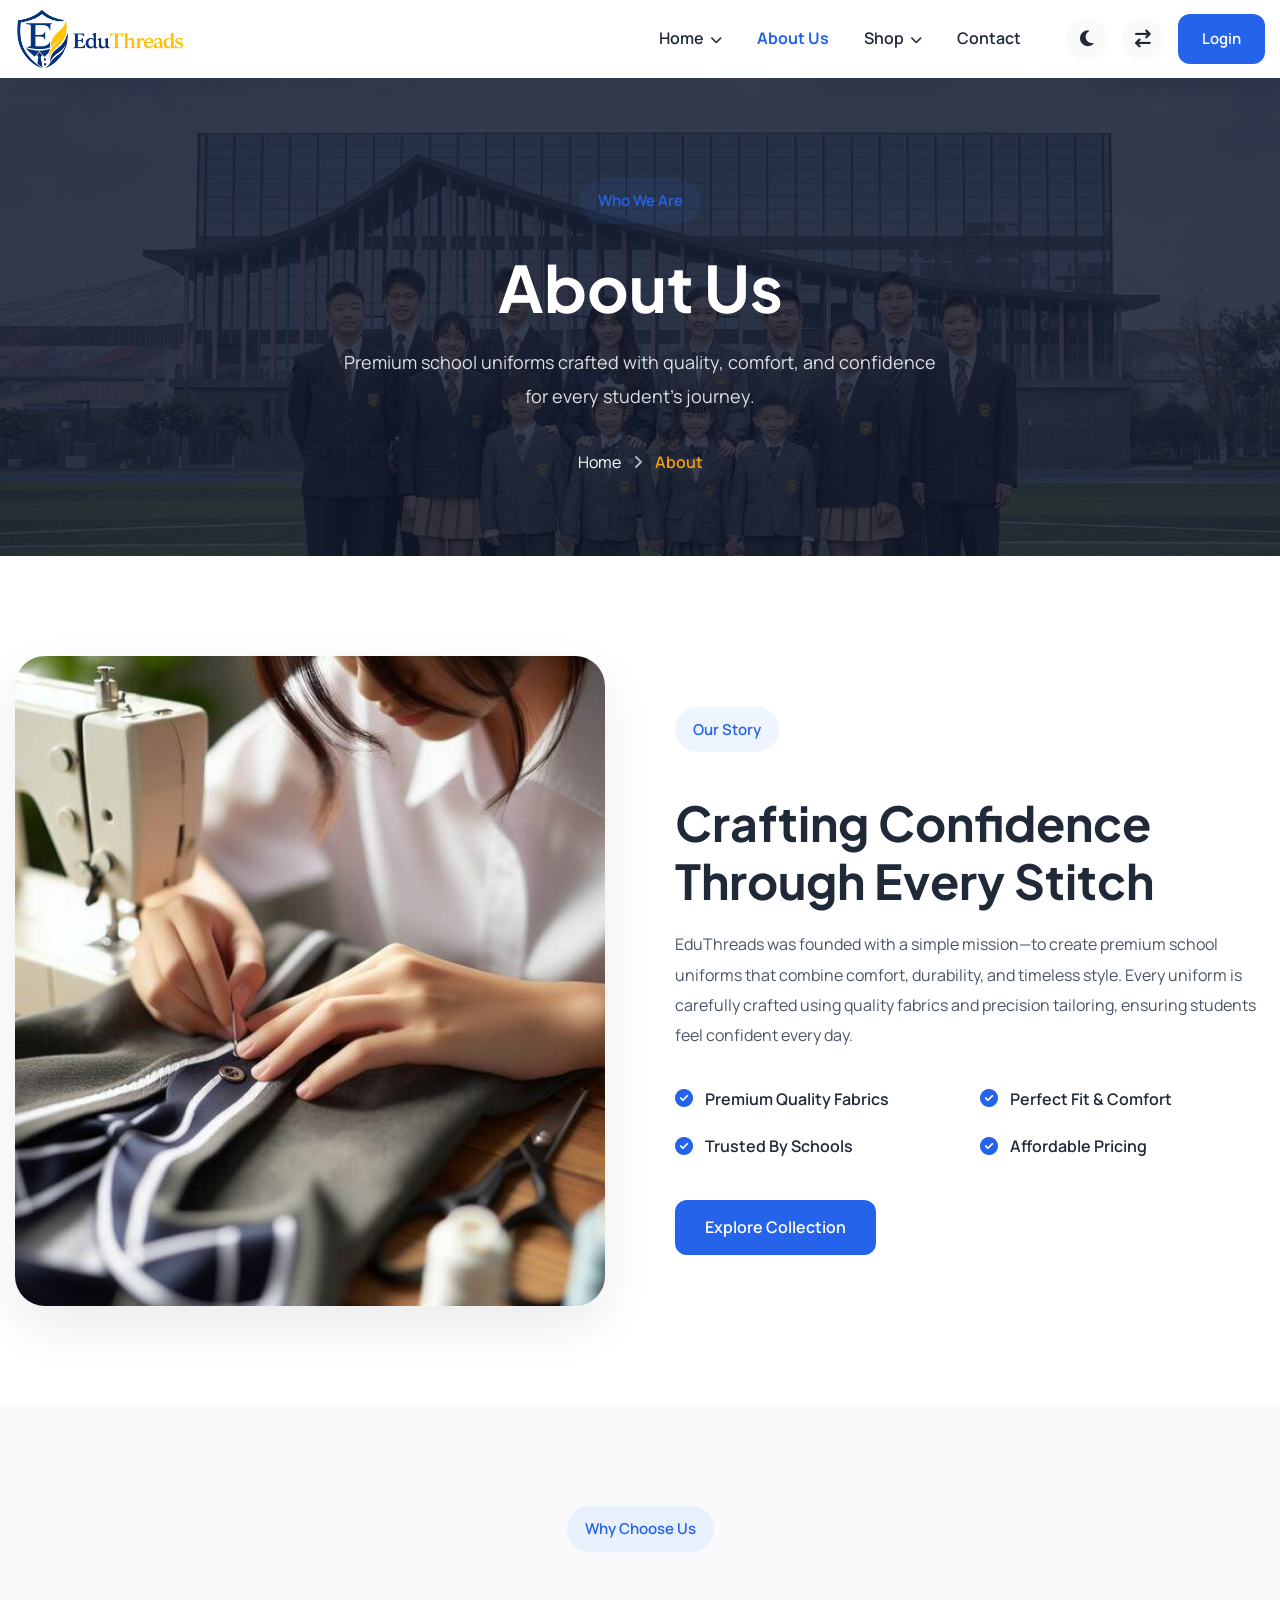
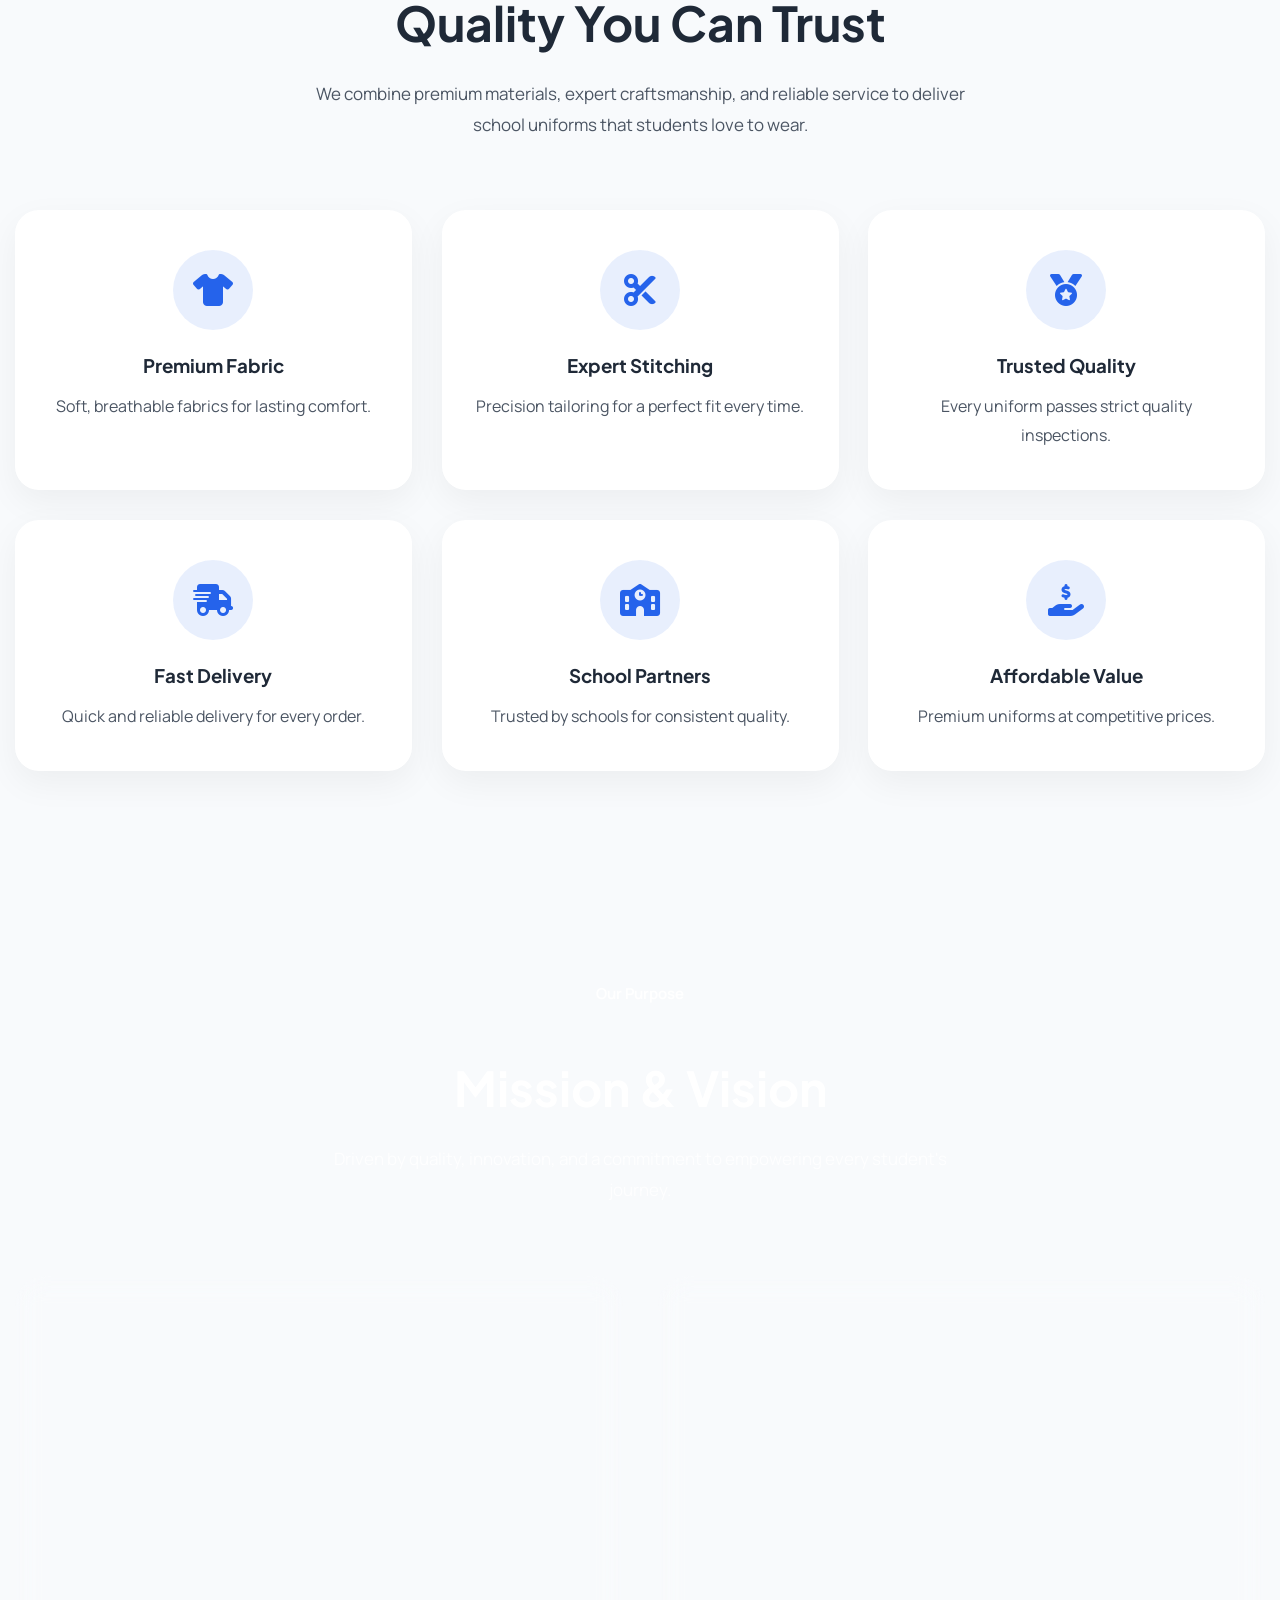
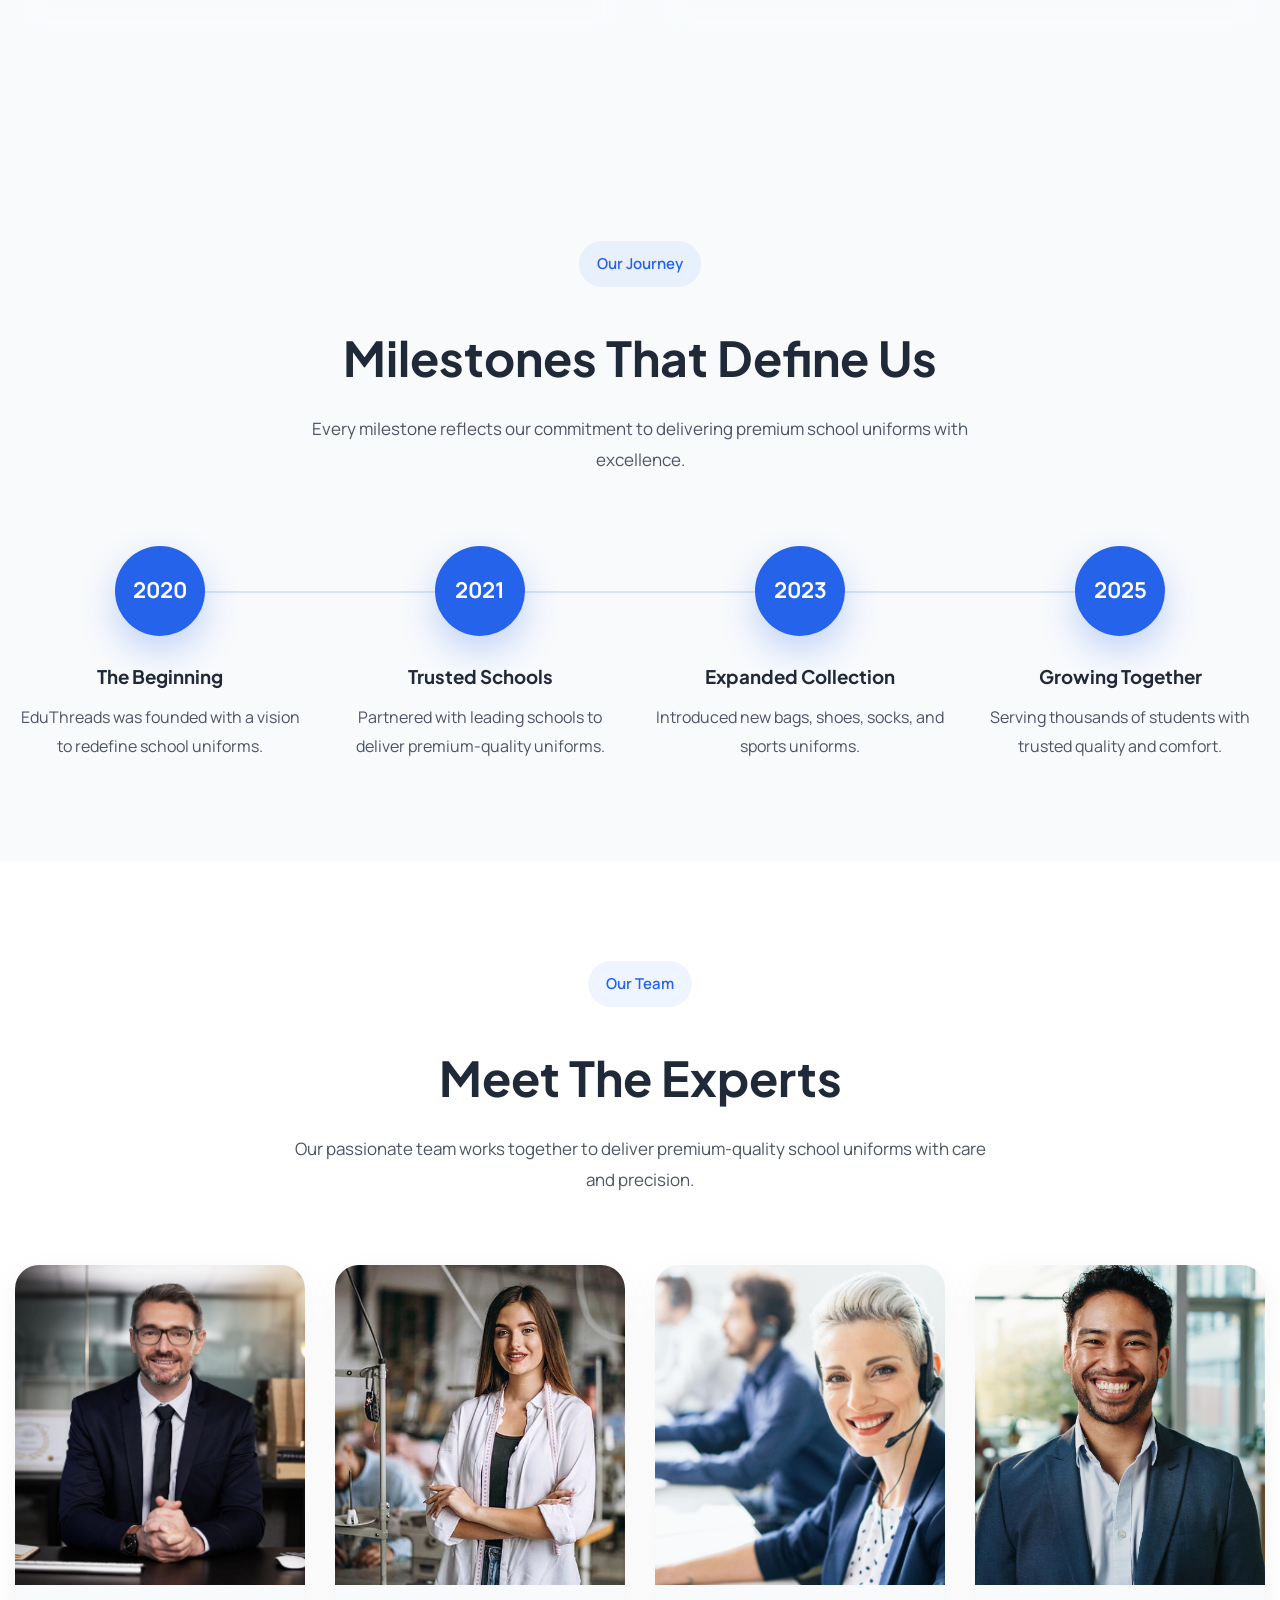
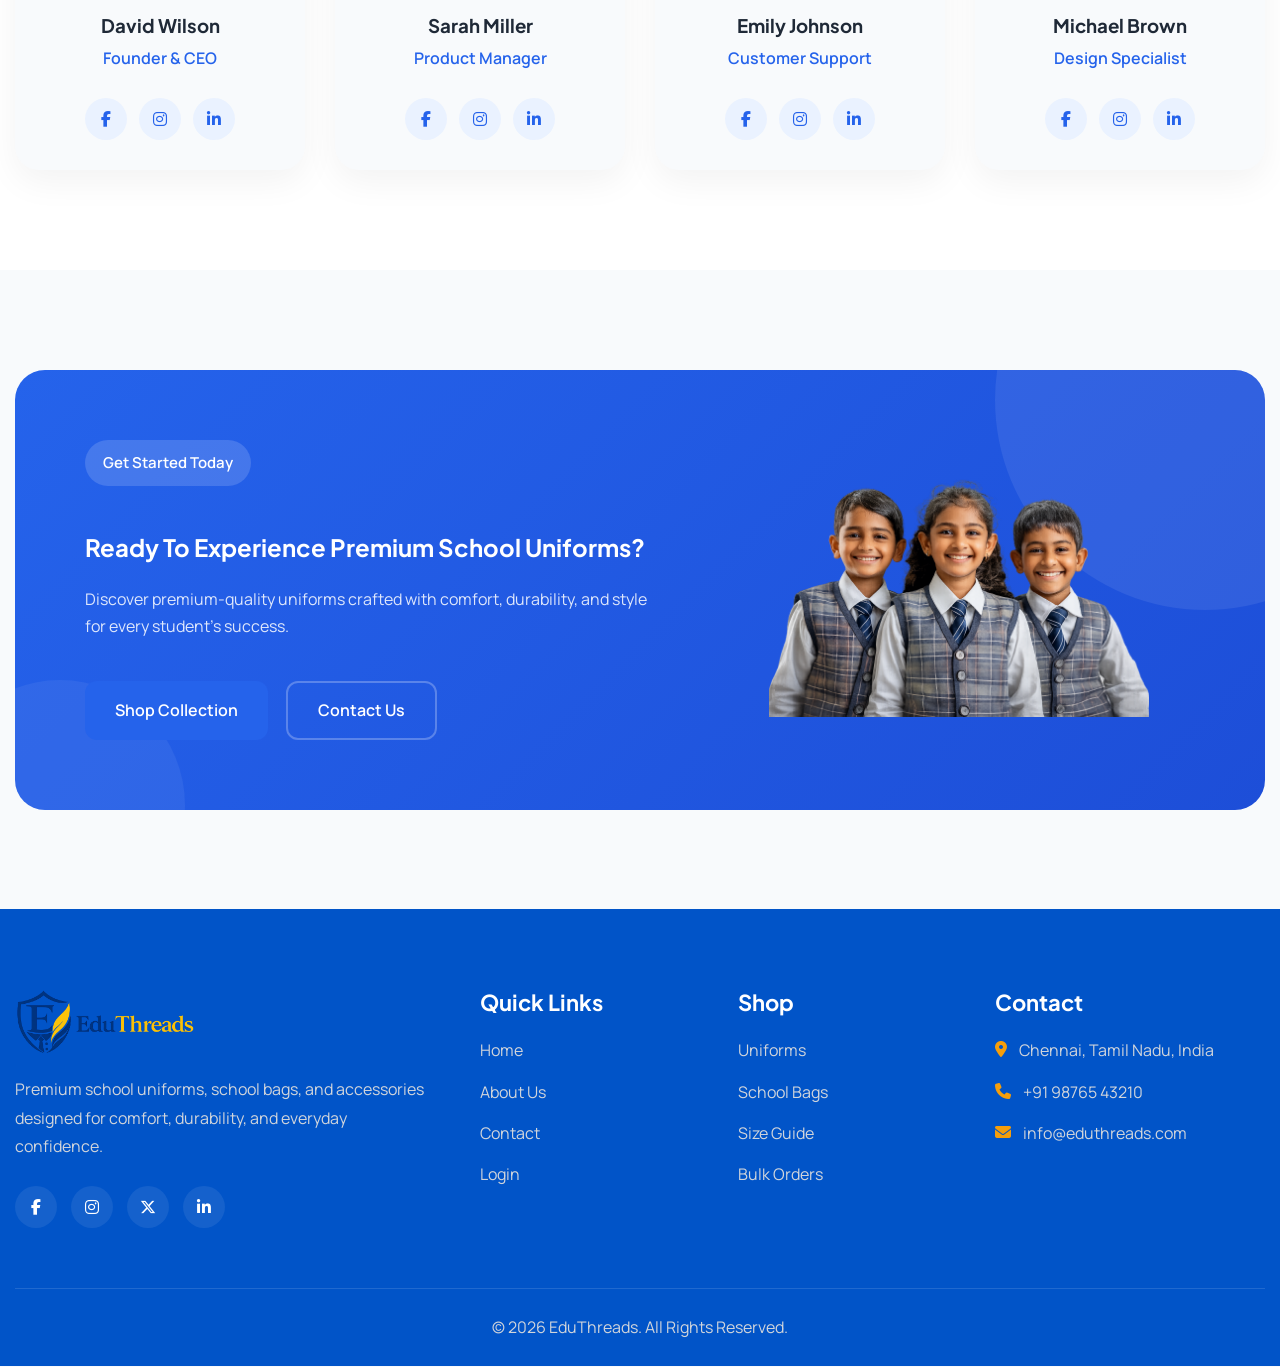
<file: about.html>
<!DOCTYPE html>
<html lang="en">

<head>

    <!--=========================================
                META TAGS
    ==========================================-->

    <meta charset="UTF-8">
    <meta name="viewport" content="width=device-width, initial-scale=1.0">

    <!--=========================================
                WEBSITE TITLE
    ==========================================-->

    <title>EduThreads</title>

    <!--=========================================
                FAVICON
    ==========================================-->

    <link rel="shortcut icon" href="images/favicon.png" type="image/x-icon">

    <!--=========================================
                GOOGLE FONTS
    ==========================================-->

    <link rel="preconnect" href="https://fonts.googleapis.com">

    <link rel="preconnect" href="https://fonts.gstatic.com" crossorigin>

    <link
        href="https://fonts.googleapis.com/css2?family=Manrope:wght@400;500;600;700&family=Plus+Jakarta+Sans:wght@600;700;800&display=swap"
        rel="stylesheet">

    <!--=========================================
                FONT AWESOME
    ==========================================-->

    <link rel="stylesheet" href="https://cdnjs.cloudflare.com/ajax/libs/font-awesome/6.7.2/css/all.min.css"
        integrity="sha512-Evv84Mr4kqVGRNSgIGL/F/aIDqQb7xQ2vcrdIwxfjThSH8CSR7PBEakCr51Ck+w+/U6swU2Im1vVX0SVk9ABhg=="
        crossorigin="anonymous" referrerpolicy="no-referrer" />

    <!--=========================================
                CSS
    ==========================================-->

    <link rel="stylesheet" href="css/style.css">

</head>

<body>

    <!--=========================================
                HEADER START
==========================================-->

    <header class="header">

        <div class="global-container">

            <div class="navbar">

                <!--========== LOGO ==========-->

                <a href="index.html" class="logo">

                    <img src="images/logo.png" alt="EduThreads Logo">

                </a>

                <!--========== NAVIGATION ==========-->

                <nav class="nav-menu">

                    <ul class="nav-list">

                        <!--========== HOME ==========-->

                        <li class="nav-item dropdown">

                            <button class="dropdown-toggle">

                                <span>Home</span>

                                <i class="fa-solid fa-chevron-down"></i>

                            </button>

                            <ul class="dropdown-menu">

                                <li>

                                    <a href="index.html">

                                        Home 1

                                    </a>

                                </li>

                                <li>

                                    <a href="home-2.html">

                                        Home 2

                                    </a>

                                </li>

                            </ul>

                        </li>

                        <!--========== ABOUT ==========-->

                        <li class="nav-item">

                            <a href="about.html" class="active">

                                About Us

                            </a>

                        </li>

                        <!--========== SHOP ==========-->

                        <li class="nav-item dropdown">

                            <button class="dropdown-toggle">

                                <span>Shop</span>

                                <i class="fa-solid fa-chevron-down"></i>

                            </button>

                            <ul class="dropdown-menu">

                                <li>

                                    <a href="uniforms.html">

                                        Uniforms

                                    </a>

                                </li>

                                <li>

                                    <a href="size-guide.html">

                                        Size Guide

                                    </a>

                                </li>

                                <li>

                                    <a href="bulk-orders.html">

                                        Bulk Orders

                                    </a>

                                </li>

                            </ul>

                        </li>

                        <!--========== CONTACT ==========-->

                        <li class="nav-item">

                            <a href="contact.html">

                                Contact

                            </a>

                        </li>

                    </ul>


                </nav>

                <!--========== HEADER ACTIONS ==========-->

                <div class="header-actions">

                    <!-- Dark Mode -->

                    <button class="icon-btn" data-theme-toggle aria-label="Dark Mode">

                        <i class="fa-solid fa-moon"></i>

                    </button>

                    <!-- RTL -->

                    <button class="icon-btn" data-rtl-toggle aria-label="RTL Mode">

                        <i class="fa-solid fa-arrow-right-arrow-left"></i>

                    </button>

                    <!-- Login -->

                    <a href="login.html" class="primary-btn">

                        Login

                    </a>

                    <!-- Mobile Menu -->

                    <button class="menu-toggle">

                        <i class="fa-solid fa-bars"></i>

                    </button>

                </div>

            </div>

        </div>

    </header>



    <!--=========================================
            PAGE HERO START
==========================================-->

    <section class="page-hero about-hero">

        <div class="page-hero-overlay"></div>

        <div class="global-container">

            <div class="page-hero-content">

                <span class="section-badge">

                    Who We Are

                </span>

                <h1>

                    About Us

                </h1>


                <p>

                    Premium school uniforms crafted with quality, comfort, and confidence for every student's journey.

                </p>

                <div class="page-breadcrumb">

                    <a href="index.html">

                        Home

                    </a>

                    <i class="fa-solid fa-angle-right"></i>

                    <span>

                        About

                    </span>

                </div>

            </div>

        </div>

    </section>

    <!--=========================================
            PAGE HERO END
==========================================-->




    <!--=========================================
            OUR STORY START
==========================================-->

    <section class="our-story section">

        <div class="global-container">

            <div class="our-story-wrapper">

                <!--========== IMAGE ==========-->

                <div class="our-story-image">

                    <img src="images/about-story.jpg" alt="About EduThreads">

                </div>

                <!--========== CONTENT ==========-->

                <div class="our-story-content">

                    <span class="section-badge">

                        Our Story

                    </span>

                    <h2>

                        Crafting Confidence
                        Through Every Stitch

                    </h2>

                    <p>

                        EduThreads was founded with a simple mission—to create premium school uniforms that combine
                        comfort, durability, and timeless style. Every uniform is carefully crafted using quality
                        fabrics and precision tailoring, ensuring students feel confident every day.

                    </p>

                    <div class="story-features">

                        <div class="story-feature">

                            <i class="fa-solid fa-circle-check"></i>

                            <span>Premium Quality Fabrics</span>

                        </div>

                        <div class="story-feature">

                            <i class="fa-solid fa-circle-check"></i>

                            <span>Perfect Fit & Comfort</span>

                        </div>

                        <div class="story-feature">

                            <i class="fa-solid fa-circle-check"></i>

                            <span>Trusted By Schools</span>

                        </div>

                        <div class="story-feature">

                            <i class="fa-solid fa-circle-check"></i>

                            <span>Affordable Pricing</span>

                        </div>

                    </div>

                    <a href="shop.html" class="primary-btn">

                        Explore Collection

                    </a>

                </div>

            </div>

        </div>

    </section>

    <!--=========================================
            OUR STORY END
==========================================-->




    <!--=========================================
        WHY CHOOSE START
==========================================-->

    <section class="about-choose section">

        <div class="global-container">

            <div class="section-title">

                <span class="section-badge">

                    Why Choose Us

                </span>

                <h2>

                    Quality You Can Trust

                </h2>

                <p>

                    We combine premium materials, expert craftsmanship, and reliable service to deliver school uniforms
                    that students love to wear.

                </p>

            </div>

            <div class="about-choose-wrapper">

                <!-- Card 1 -->

                <div class="about-choose-card">

                    <div class="about-choose-icon">

                        <i class="fa-solid fa-shirt"></i>

                    </div>

                    <h3>

                        Premium Fabric

                    </h3>

                    <p>

                        Soft, breathable fabrics for lasting comfort.

                    </p>

                </div>

                <!-- Card 2 -->

                <div class="about-choose-card">

                    <div class="about-choose-icon">

                        <i class="fa-solid fa-scissors"></i>

                    </div>

                    <h3>

                        Expert Stitching

                    </h3>

                    <p>

                        Precision tailoring for a perfect fit every time.

                    </p>

                </div>

                <!-- Card 3 -->

                <div class="about-choose-card">

                    <div class="about-choose-icon">

                        <i class="fa-solid fa-medal"></i>

                    </div>

                    <h3>

                        Trusted Quality

                    </h3>

                    <p>

                        Every uniform passes strict quality inspections.

                    </p>

                </div>

                <!-- Card 4 -->

                <div class="about-choose-card">

                    <div class="about-choose-icon">

                        <i class="fa-solid fa-truck-fast"></i>

                    </div>

                    <h3>

                        Fast Delivery

                    </h3>

                    <p>

                        Quick and reliable delivery for every order.

                    </p>

                </div>

                <!-- Card 5 -->

                <div class="about-choose-card">

                    <div class="about-choose-icon">

                        <i class="fa-solid fa-school"></i>

                    </div>

                    <h3>

                        School Partners

                    </h3>

                    <p>

                        Trusted by schools for consistent quality.

                    </p>

                </div>

                <!-- Card 6 -->

                <div class="about-choose-card">

                    <div class="about-choose-icon">

                        <i class="fa-solid fa-hand-holding-dollar"></i>

                    </div>

                    <h3>

                        Affordable Value

                    </h3>

                    <p>

                        Premium uniforms at competitive prices.

                    </p>

                </div>

            </div>

        </div>

    </section>

    <!--=========================================
        WHY CHOOSE END
==========================================-->

    <!--=========================================
        MISSION & VISION START
==========================================-->

    <section class="mission-vision section">

        <div class="global-container">

            <div class="section-title">

                <span class="section-badge">

                    Our Purpose

                </span>

                <h2>

                    Mission & Vision

                </h2>

                <p>

                    Driven by quality, innovation, and a commitment to empowering every student's journey.

                </p>

            </div>

            <div class="mission-vision-wrapper">

                <!-- Mission -->

                <div class="purpose-card">

                    <div class="purpose-icon">

                        <i class="fa-solid fa-bullseye"></i>

                    </div>

                    <h3>

                        Our Mission

                    </h3>

                    <p>

                        To deliver premium-quality school uniforms that combine comfort, durability, and style while
                        providing exceptional value and service to schools, parents, and students.

                    </p>

                </div>

                <!-- Vision -->

                <div class="purpose-card">

                    <div class="purpose-icon">

                        <i class="fa-solid fa-eye"></i>

                    </div>

                    <h3>

                        Our Vision

                    </h3>

                    <p>

                        To become the most trusted school uniform brand by setting new standards in craftsmanship,
                        innovation, and customer satisfaction across every school we serve.

                    </p>

                </div>

            </div>

        </div>

    </section>

    <!--=========================================
        MISSION & VISION END
==========================================-->

    <!--=========================================
            OUR JOURNEY START
==========================================-->

    <section class="journey-section section">

        <div class="global-container">

            <div class="section-title">

                <span class="section-badge">

                    Our Journey

                </span>

                <h2>

                    Milestones That Define Us

                </h2>

                <p>

                    Every milestone reflects our commitment to delivering premium school uniforms with excellence.

                </p>

            </div>

            <div class="journey-wrapper">

                <!-- Step 1 -->

                <div class="journey-card">

                    <div class="journey-year">

                        2020

                    </div>

                    <h3>

                        The Beginning

                    </h3>

                    <p>

                        EduThreads was founded with a vision to redefine school uniforms.

                    </p>

                </div>

                <!-- Step 2 -->

                <div class="journey-card">

                    <div class="journey-year">

                        2021

                    </div>

                    <h3>

                        Trusted Schools

                    </h3>

                    <p>

                        Partnered with leading schools to deliver premium-quality uniforms.

                    </p>

                </div>

                <!-- Step 3 -->

                <div class="journey-card">

                    <div class="journey-year">

                        2023

                    </div>

                    <h3>

                        Expanded Collection

                    </h3>

                    <p>

                        Introduced new bags, shoes, socks, and sports uniforms.

                    </p>

                </div>

                <!-- Step 4 -->

                <div class="journey-card">

                    <div class="journey-year">

                        2025

                    </div>

                    <h3>

                        Growing Together

                    </h3>

                    <p>

                        Serving thousands of students with trusted quality and comfort.

                    </p>

                </div>

            </div>

        </div>

    </section>

    <!--=========================================
            OUR JOURNEY END
==========================================-->

    <!--=========================================
            TEAM START
==========================================-->

    <section class="team-section section">

        <div class="global-container">

            <div class="section-title">

                <span class="section-badge">

                    Our Team

                </span>

                <h2>

                    Meet The Experts

                </h2>

                <p>

                    Our passionate team works together to deliver premium-quality school uniforms with care and
                    precision.

                </p>

            </div>

            <div class="team-wrapper">

                <!-- Team Member -->

                <div class="team-card">

                    <div class="team-image">

                        <img src="images/team-1.jpg" alt="Founder">

                    </div>

                    <div class="team-content">

                        <h3>

                            David Wilson

                        </h3>

                        <span>

                            Founder & CEO

                        </span>

                        <div class="team-social">

                            <a href="#">

                                <i class="fa-brands fa-facebook-f"></i>

                            </a>

                            <a href="#">

                                <i class="fa-brands fa-instagram"></i>

                            </a>

                            <a href="#">

                                <i class="fa-brands fa-linkedin-in"></i>

                            </a>

                        </div>

                    </div>

                </div>

                <!-- Team Member -->

                <div class="team-card">

                    <div class="team-image">

                        <img src="images/team-2.jpg" alt="Tailor">

                    </div>

                    <div class="team-content">

                        <h3>

                            Sarah Miller

                        </h3>

                        <span>

                            Product Manager

                        </span>

                        <div class="team-social">

                            <a href="#">

                                <i class="fa-brands fa-facebook-f"></i>

                            </a>

                            <a href="#">

                                <i class="fa-brands fa-instagram"></i>

                            </a>

                            <a href="#">

                                <i class="fa-brands fa-linkedin-in"></i>

                            </a>

                        </div>

                    </div>

                </div>

                <!-- Team Member -->

                <div class="team-card">

                    <div class="team-image">

                        <img src="images/team-3.jpg" alt="Support">

                    </div>

                    <div class="team-content">

                        <h3>

                            Emily Johnson

                        </h3>

                        <span>

                            Customer Support

                        </span>

                        <div class="team-social">

                            <a href="#">

                                <i class="fa-brands fa-facebook-f"></i>

                            </a>

                            <a href="#">

                                <i class="fa-brands fa-instagram"></i>

                            </a>

                            <a href="#">

                                <i class="fa-brands fa-linkedin-in"></i>

                            </a>

                        </div>

                    </div>

                </div>

                <!-- Team Member -->

                <div class="team-card">

                    <div class="team-image">

                        <img src="images/team-4.jpg" alt="Designer">

                    </div>

                    <div class="team-content">

                        <h3>

                            Michael Brown

                        </h3>

                        <span>

                            Design Specialist

                        </span>

                        <div class="team-social">

                            <a href="#">

                                <i class="fa-brands fa-facebook-f"></i>

                            </a>

                            <a href="#">

                                <i class="fa-brands fa-instagram"></i>

                            </a>

                            <a href="#">

                                <i class="fa-brands fa-linkedin-in"></i>

                            </a>

                        </div>

                    </div>

                </div>

            </div>

        </div>

    </section>

    <!--=========================================
            TEAM END
==========================================-->

    <!--=========================================
            ABOUT CTA START
==========================================-->

    <section class="about-cta section">

        <div class="global-container">

            <div class="about-cta-wrapper">

                <div class="about-cta-content">

                    <span class="section-badge">

                        Get Started Today

                    </span>

                    <h2>

                        Ready To Experience
                        Premium School Uniforms?

                    </h2>

                    <p>

                        Discover premium-quality uniforms crafted with comfort, durability,
                        and style for every student's success.

                    </p>

                    <div class="about-cta-buttons">

                        <a href="shop.html" class="primary-btn">

                            Shop Collection

                        </a>

                        <a href="contact.html" class="secondary-btn">

                            Contact Us

                        </a>

                    </div>

                </div>

                <div class="about-cta-image">

                    <img src="images/aboutcta-students.png" alt="Students">

                </div>

            </div>

        </div>

    </section>

    <!--=========================================
            ABOUT CTA END
==========================================-->



    <!--=========================================
                FOOTER START
==========================================-->

    <footer class="footer">

        <div class="global-container">

            <div class="footer-wrapper">

                <!--========== ABOUT ==========-->

                <div class="footer-column">

                    <a href="index.html" class="footer-logo">

                        <img src="images/logo.png" alt="EduThreads Logo">

                    </a>

                    <p class="footer-description">

                        Premium school uniforms, school bags, and accessories designed for comfort, durability, and
                        everyday confidence.

                    </p>

                    <div class="footer-social">

                        <a href="#"><i class="fa-brands fa-facebook-f"></i></a>

                        <a href="#"><i class="fa-brands fa-instagram"></i></a>

                        <a href="#"><i class="fa-brands fa-x-twitter"></i></a>

                        <a href="#"><i class="fa-brands fa-linkedin-in"></i></a>

                    </div>

                </div>

                <!--========== QUICK LINKS ==========-->

                <div class="footer-column">

                    <h3>Quick Links</h3>

                    <ul>

                        <li><a href="index.html">Home</a></li>

                        <li><a href="about.html">About Us</a></li>

                        <li><a href="contact.html">Contact</a></li>

                        <li><a href="login.html">Login</a></li>

                    </ul>

                </div>

                <!--========== SHOP ==========-->

                <div class="footer-column">

                    <h3>Shop</h3>

                    <ul>

                        <li><a href="shop/uniforms.html">Uniforms</a></li>

                        <li><a href="shop/school-bags.html">School Bags</a></li>

                        <li><a href="shop/size-guide.html">Size Guide</a></li>

                        <li><a href="shop/bulk-orders.html">Bulk Orders</a></li>

                    </ul>

                </div>

                <!--========== CONTACT ==========-->

                <div class="footer-column">

                    <h3>Contact</h3>

                    <ul class="footer-contact">

                        <li>

                            <i class="fa-solid fa-location-dot"></i>

                            Chennai, Tamil Nadu, India

                        </li>

                        <li>

                            <i class="fa-solid fa-phone"></i>

                            +91 98765 43210

                        </li>

                        <li>

                            <i class="fa-solid fa-envelope"></i>

                            info@eduthreads.com

                        </li>

                    </ul>

                </div>

            </div>

            <!--========== FOOTER BOTTOM ==========-->

            <div class="footer-bottom">

                <p>

                    © 2026 EduThreads. All Rights Reserved.

                </p>

            </div>

        </div>

    </footer>

    <!--=========================================
                FOOTER END
==========================================-->

    <!-- Scroll To Top -->
    <button class="scroll-top" id="scrollTopBtn" aria-label="Scroll to Top">
        <i class="fa-solid fa-arrow-up"></i>
    </button>

    <script src="js/main.js"></script>

</body>

</html>
</file>
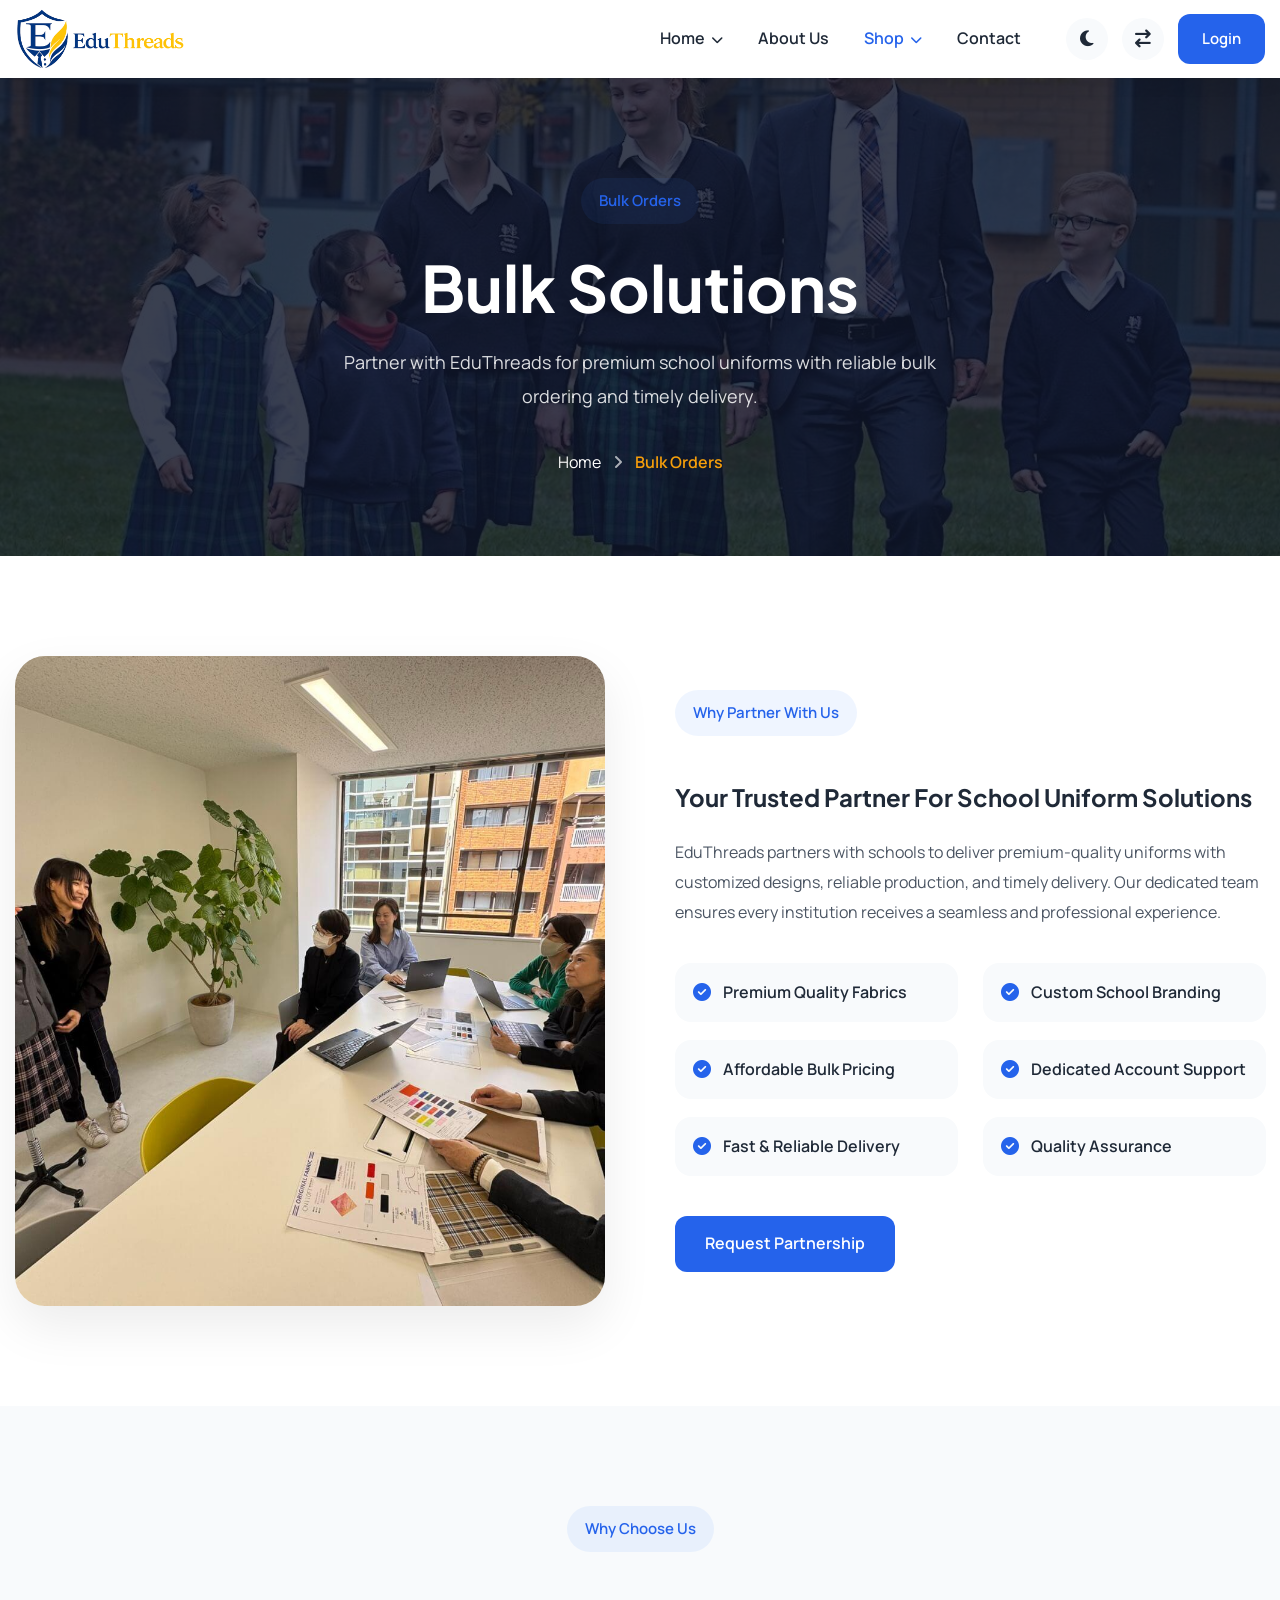
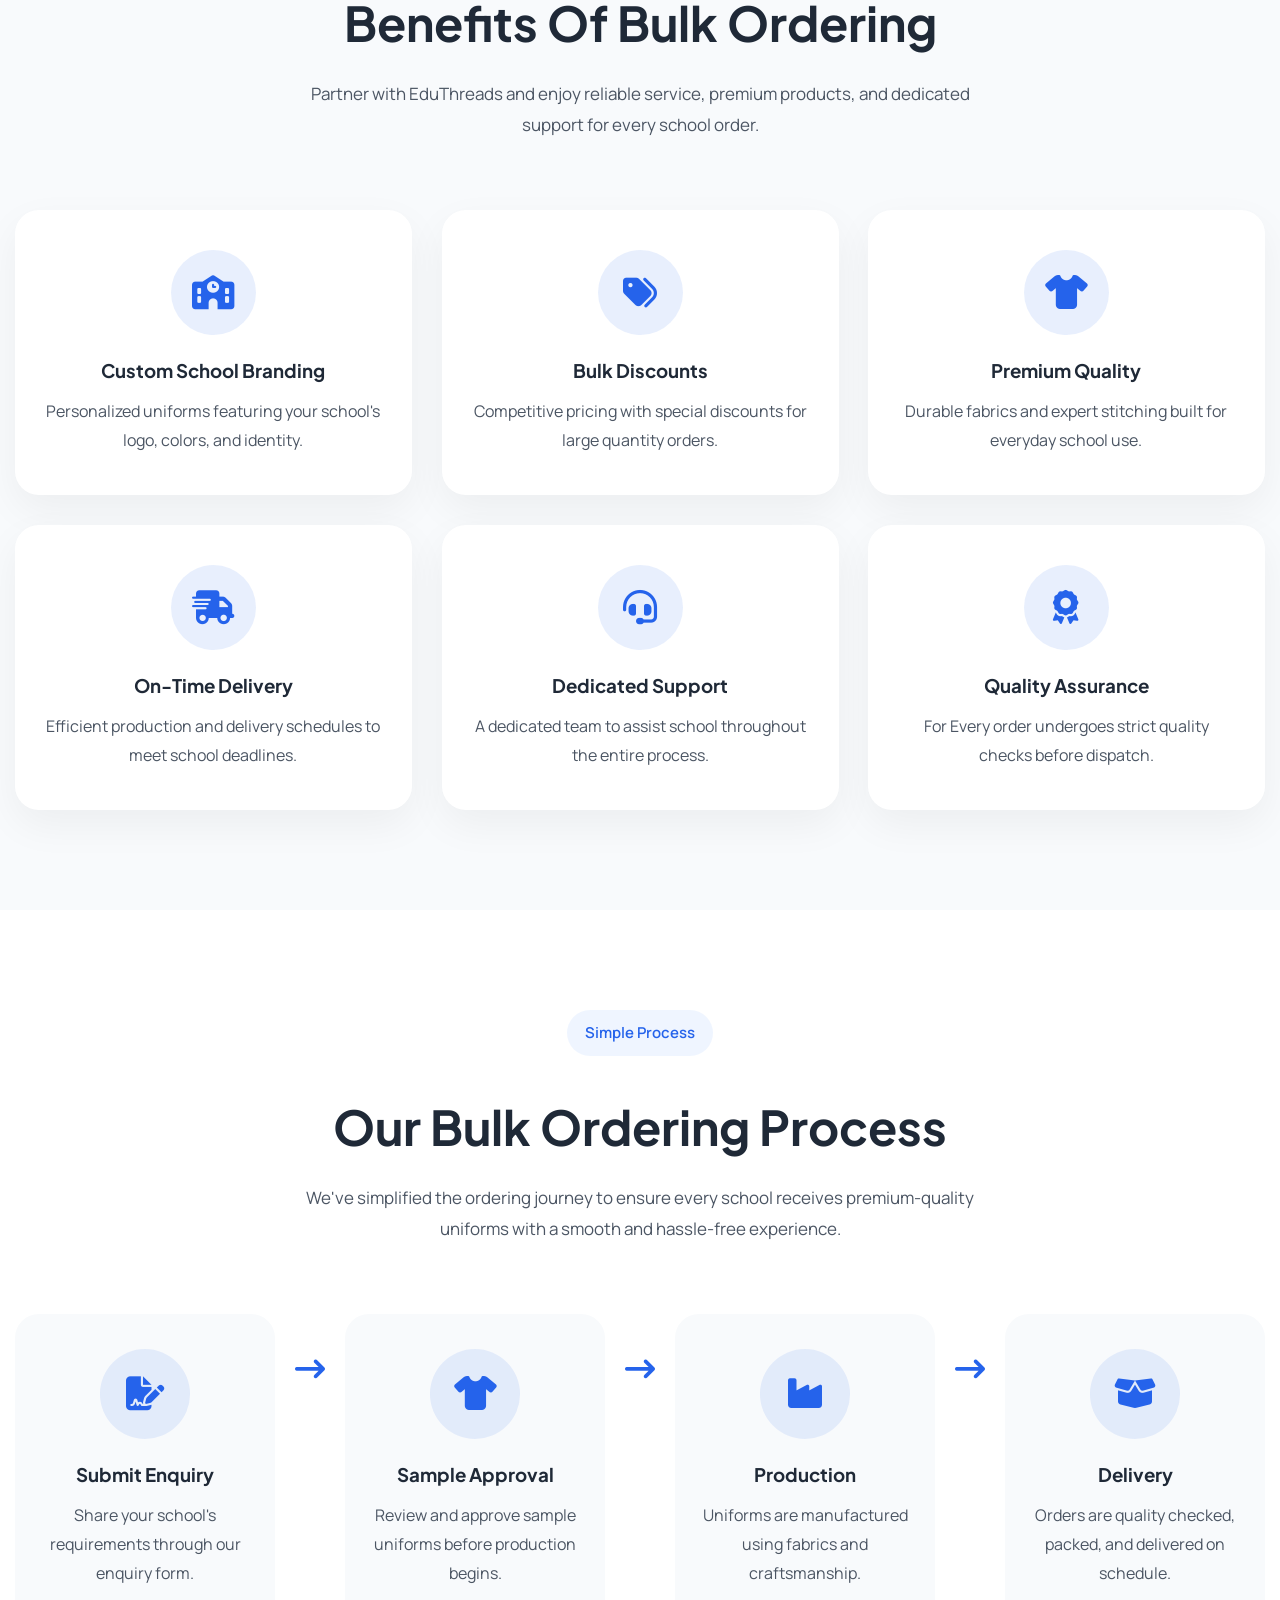
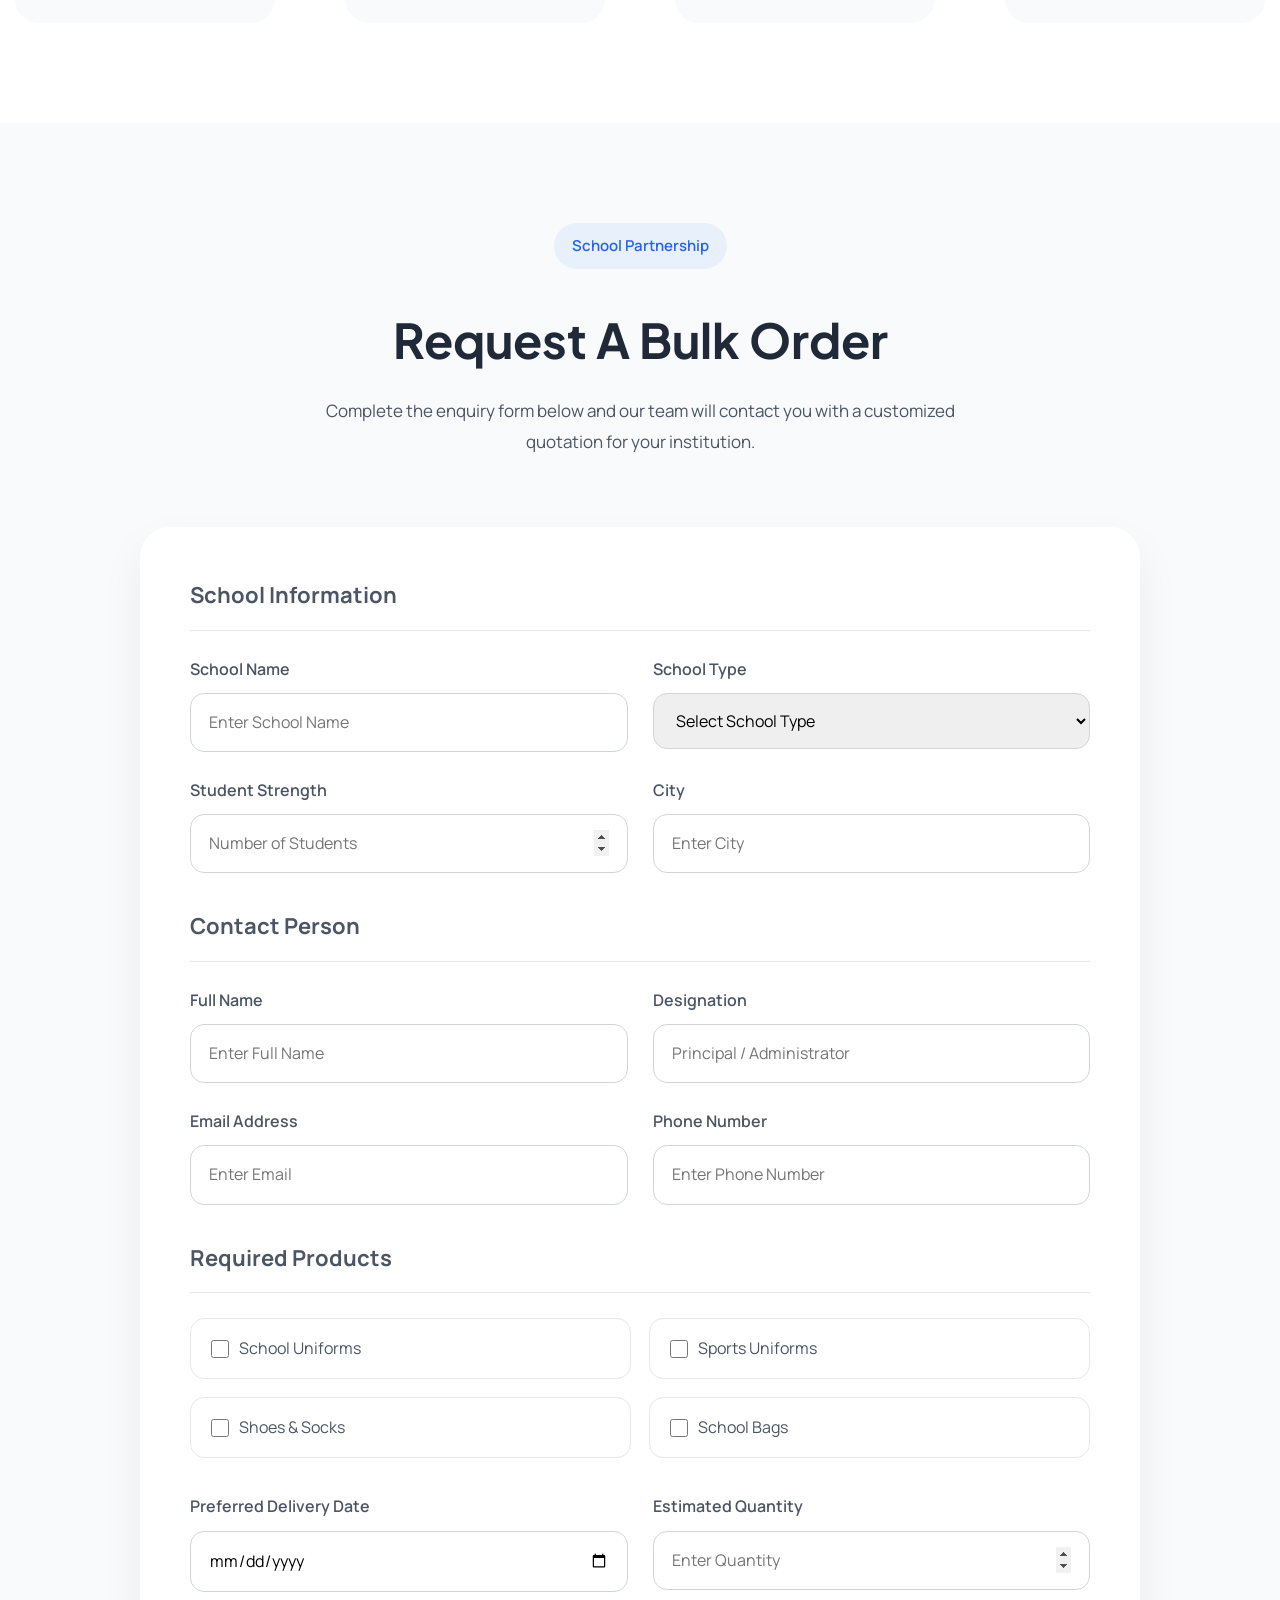
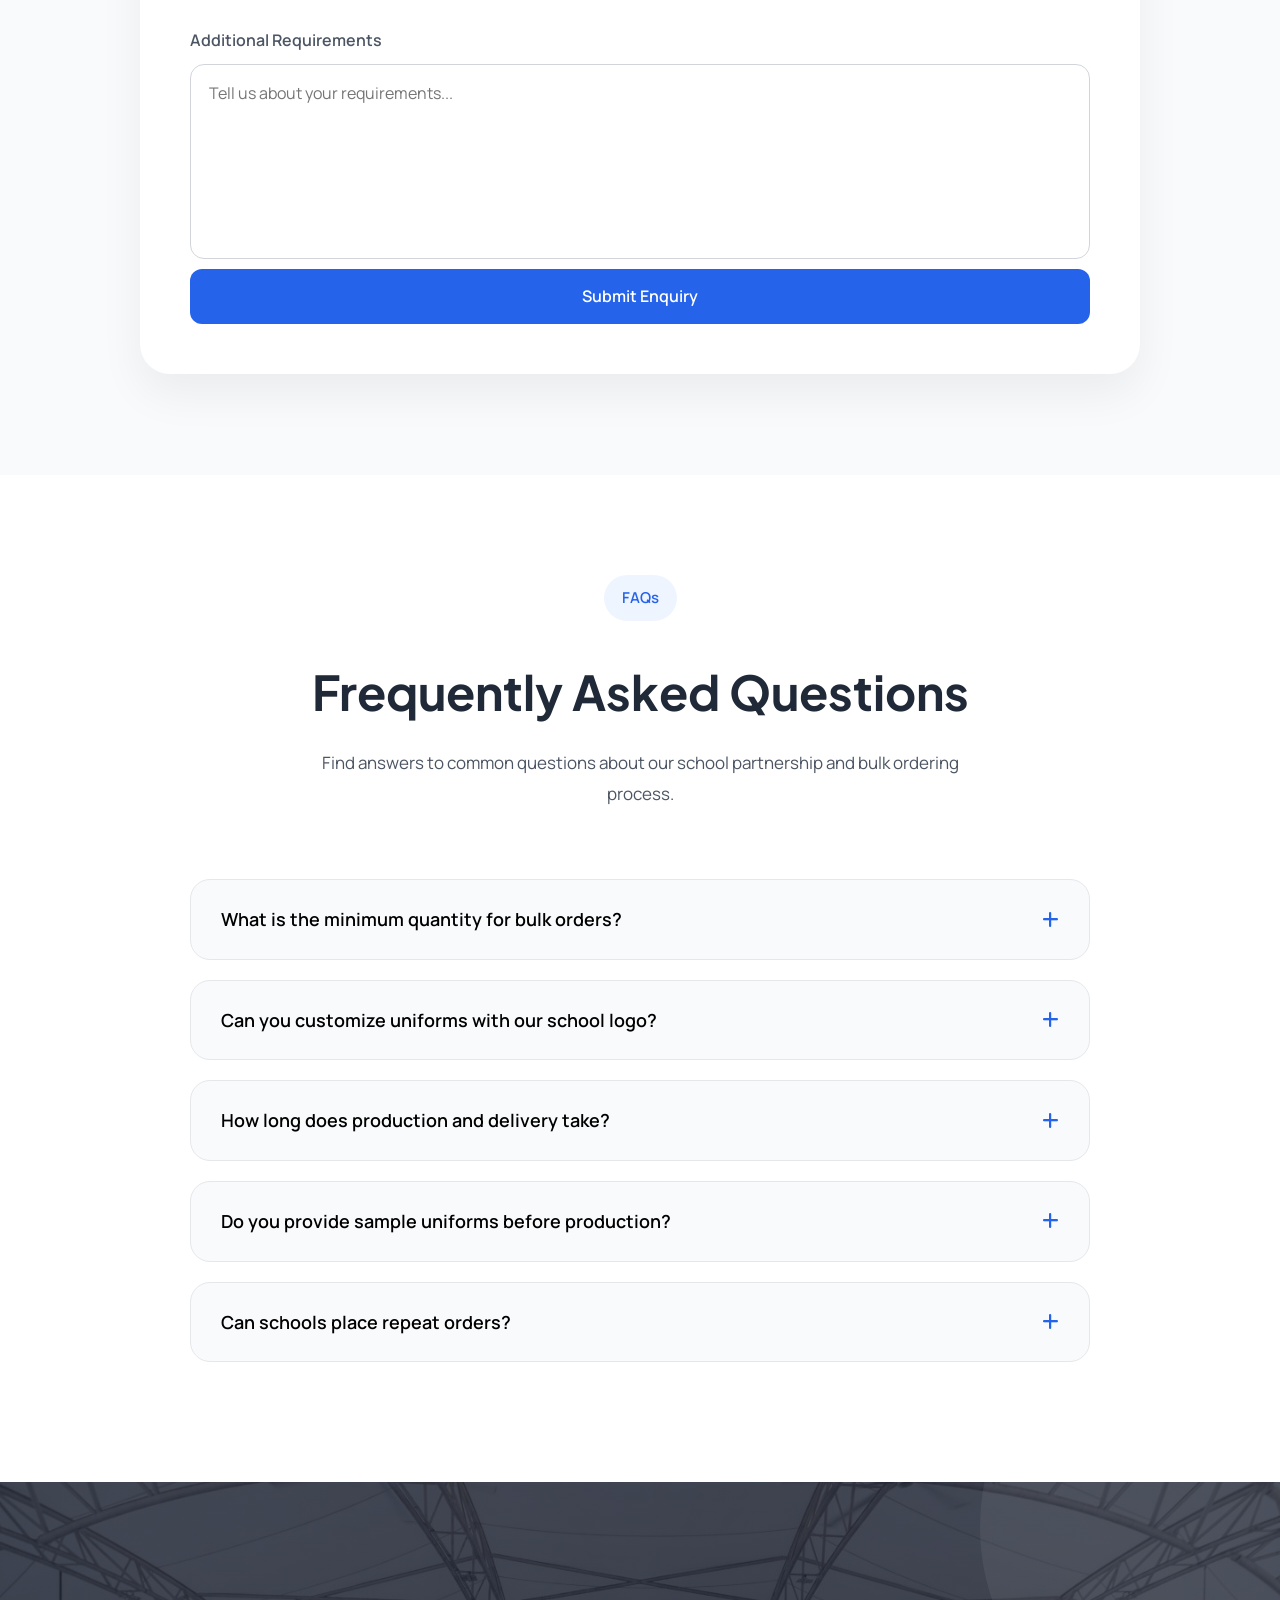
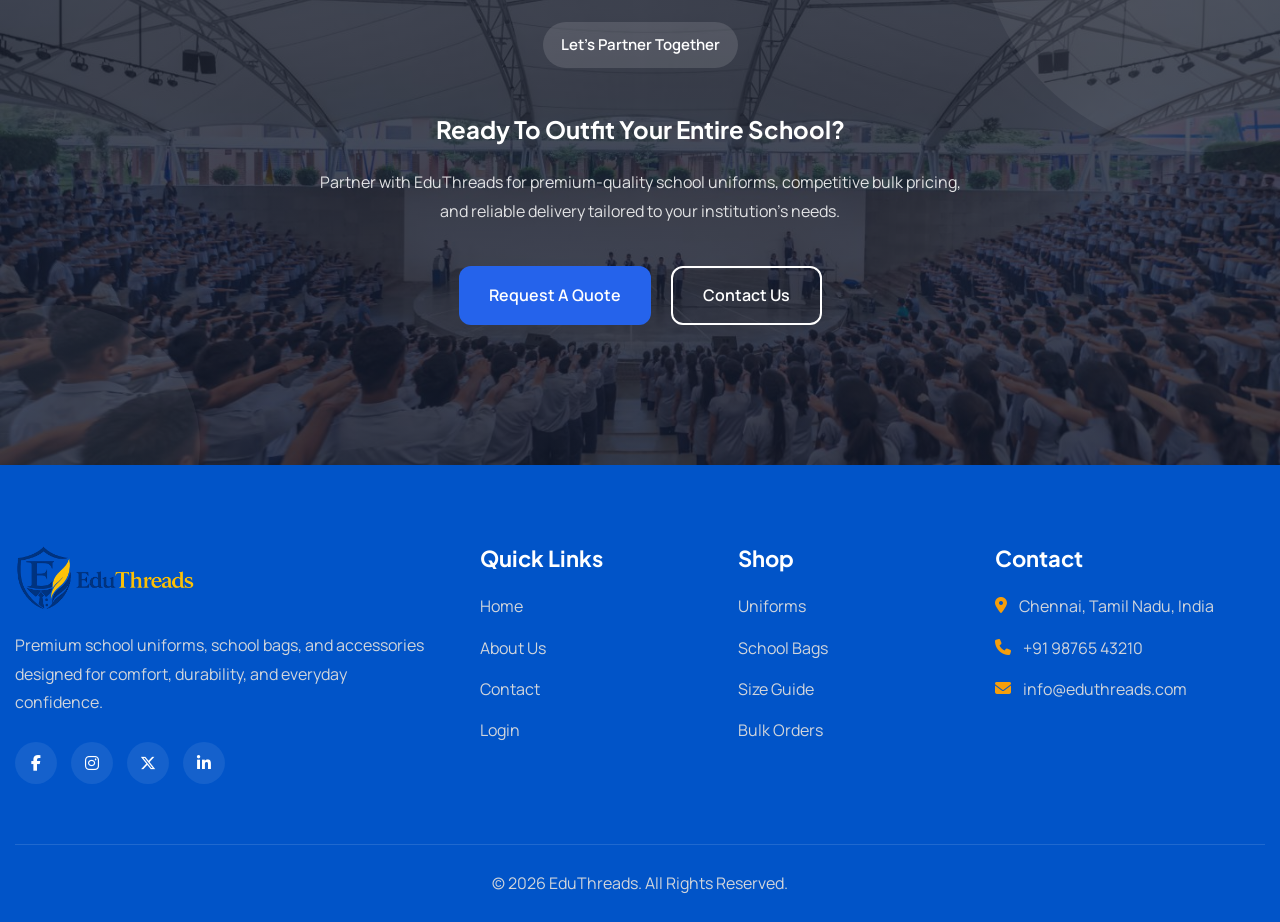
<file: bulk-orders.html>
<!DOCTYPE html>
<html lang="en">

<head>

    <!--=========================================
                META TAGS
    ==========================================-->

    <meta charset="UTF-8">
    <meta name="viewport" content="width=device-width, initial-scale=1.0">

    <!--=========================================
                WEBSITE TITLE
    ==========================================-->

    <title>EduThreads</title>

    <!--=========================================
                FAVICON
    ==========================================-->

    <link rel="shortcut icon" href="images/favicon.png" type="image/x-icon">

    <!--=========================================
                GOOGLE FONTS
    ==========================================-->

    <link rel="preconnect" href="https://fonts.googleapis.com">

    <link rel="preconnect" href="https://fonts.gstatic.com" crossorigin>

    <link
        href="https://fonts.googleapis.com/css2?family=Manrope:wght@400;500;600;700&family=Plus+Jakarta+Sans:wght@600;700;800&display=swap"
        rel="stylesheet">

    <!--=========================================
                FONT AWESOME
    ==========================================-->

    <link rel="stylesheet" href="https://cdnjs.cloudflare.com/ajax/libs/font-awesome/6.7.2/css/all.min.css"
        integrity="sha512-Evv84Mr4kqVGRNSgIGL/F/aIDqQb7xQ2vcrdIwxfjThSH8CSR7PBEakCr51Ck+w+/U6swU2Im1vVX0SVk9ABhg=="
        crossorigin="anonymous" referrerpolicy="no-referrer" />

    <!--=========================================
                CSS
    ==========================================-->

    <link rel="stylesheet" href="css/style.css">

</head>

<body>

    <!--=========================================
                HEADER START
==========================================-->

    <header class="header">

        <div class="global-container">

            <div class="navbar">

                <!--========== LOGO ==========-->

                <a href="index.html" class="logo">

                    <img src="images/logo.png" alt="EduThreads Logo">

                </a>

                <!--========== NAVIGATION ==========-->

                <nav class="nav-menu">

                    <ul class="nav-list">

                        <!--========== HOME ==========-->

                        <li class="nav-item dropdown">

                            <button class="dropdown-toggle">

                                <span>Home</span>

                                <i class="fa-solid fa-chevron-down"></i>

                            </button>

                            <ul class="dropdown-menu">

                                <li>

                                    <a href="index.html">

                                        Home 1

                                    </a>

                                </li>

                                <li>

                                    <a href="home-2.html">

                                        Home 2

                                    </a>

                                </li>

                            </ul>

                        </li>

                        <!--========== ABOUT ==========-->

                        <li class="nav-item">

                            <a href="about.html">

                                About Us

                            </a>

                        </li>

                        <!--========== SHOP ==========-->

                        <li class="nav-item dropdown">

                            <button class="dropdown-toggle active">

                                <span>Shop</span>

                                <i class="fa-solid fa-chevron-down"></i>

                            </button>

                            <ul class="dropdown-menu">

                                <li>

                                    <a href="uniforms.html">

                                        Uniforms

                                    </a>

                                </li>


                                <li>

                                    <a href="size-guide.html">

                                        Size Guide

                                    </a>

                                </li>

                                <li>

                                    <a href="bulk-orders.html" class="active">

                                        Bulk Orders

                                    </a>

                                </li>

                            </ul>

                        </li>

                        <!--========== CONTACT ==========-->

                        <li class="nav-item">

                            <a href="contact.html">

                                Contact

                            </a>

                        </li>

                    </ul>


                </nav>

                <!--========== HEADER ACTIONS ==========-->

                <div class="header-actions">

                    <!-- Dark Mode -->

                    <button class="icon-btn" data-theme-toggle aria-label="Dark Mode">

                        <i class="fa-solid fa-moon"></i>

                    </button>

                    <!-- RTL -->

                    <button class="icon-btn" data-rtl-toggle aria-label="RTL Mode">

                        <i class="fa-solid fa-arrow-right-arrow-left"></i>

                    </button>

                    <!-- Login -->

                    <a href="login.html" class="primary-btn">

                        Login

                    </a>

                    <!-- Mobile Menu -->

                    <button class="menu-toggle">

                        <i class="fa-solid fa-bars"></i>

                    </button>

                </div>

            </div>

        </div>

    </header>



    <!--=========================================
            PAGE HERO START
==========================================-->

    <section class="page-hero bulkorders-hero">

        <div class="page-hero-overlay"></div>

        <div class="global-container">

            <div class="page-hero-content">

                <span class="section-badge">

                    Bulk Orders

                </span>

                <h1>

                    Bulk Solutions

                </h1>

                <p>

                <p>

                    Partner with EduThreads for premium school uniforms with reliable bulk ordering and timely delivery.

                </p>

                <div class="page-breadcrumb">

                    <a href="index.html">

                        Home

                    </a>

                    <i class="fa-solid fa-angle-right"></i>

                    <span>

                        Bulk Orders

                    </span>

                </div>

            </div>

        </div>

    </section>

    <!--=========================================
            PAGE HERO END
==========================================-->


    <!--=========================================
        WHY PARTNER START
==========================================-->

    <section class="partner-section section">

        <div class="global-container">

            <div class="partner-wrapper">

                <!--========== IMAGE ==========-->

                <div class="partner-image">

                    <img src="images/partner-school.jpg" alt="School Partnership">

                </div>

                <!--========== CONTENT ==========-->

                <div class="partner-content">

                    <span class="section-badge">

                        Why Partner With Us

                    </span>

                    <h2>

                        Your Trusted Partner
                        For School Uniform Solutions

                    </h2>

                    <p>

                        EduThreads partners with schools to deliver premium-quality uniforms with customized designs,
                        reliable production, and timely delivery. Our dedicated team ensures every institution receives
                        a seamless and professional experience.

                    </p>

                    <div class="partner-features">

                        <div class="partner-feature">

                            <i class="fa-solid fa-circle-check"></i>

                            <span>Premium Quality Fabrics</span>

                        </div>

                        <div class="partner-feature">

                            <i class="fa-solid fa-circle-check"></i>

                            <span>Custom School Branding</span>

                        </div>

                        <div class="partner-feature">

                            <i class="fa-solid fa-circle-check"></i>

                            <span>Affordable Bulk Pricing</span>

                        </div>

                        <div class="partner-feature">

                            <i class="fa-solid fa-circle-check"></i>

                            <span>Dedicated Account Support</span>

                        </div>

                        <div class="partner-feature">

                            <i class="fa-solid fa-circle-check"></i>

                            <span>Fast & Reliable Delivery</span>

                        </div>

                        <div class="partner-feature">

                            <i class="fa-solid fa-circle-check"></i>

                            <span>Quality Assurance</span>

                        </div>

                    </div>

                    <a href="#bulk-form" class="primary-btn">

                        Request Partnership

                    </a>

                </div>

            </div>

        </div>

    </section>

    <!--=========================================
        WHY PARTNER END
==========================================-->

    <!--=========================================
        BULK BENEFITS START
==========================================-->

    <section class="bulk-benefits section">

        <div class="global-container">

            <div class="section-title">

                <span class="section-badge">

                    Why Choose Us

                </span>

                <h2>

                    Benefits Of Bulk Ordering

                </h2>

                <p>

                    Partner with EduThreads and enjoy reliable service, premium products, and dedicated support for
                    every school order.

                </p>

            </div>

            <div class="bulk-benefits-wrapper">

                <!-- Card -->

                <div class="benefit-card">

                    <div class="benefit-icon">

                        <i class="fa-solid fa-school"></i>

                    </div>

                    <h3>

                        Custom School Branding

                    </h3>

                    <p>

                        Personalized uniforms featuring your school's logo, colors, and identity.

                    </p>

                </div>

                <!-- Card -->

                <div class="benefit-card">

                    <div class="benefit-icon">

                        <i class="fa-solid fa-tags"></i>

                    </div>

                    <h3>

                        Bulk Discounts

                    </h3>

                    <p>

                        Competitive pricing with special discounts for large quantity orders.

                    </p>

                </div>

                <!-- Card -->

                <div class="benefit-card">

                    <div class="benefit-icon">

                        <i class="fa-solid fa-shirt"></i>

                    </div>

                    <h3>

                        Premium Quality

                    </h3>

                    <p>

                        Durable fabrics and expert stitching built for everyday school use.

                    </p>

                </div>

                <!-- Card -->

                <div class="benefit-card">

                    <div class="benefit-icon">

                        <i class="fa-solid fa-truck-fast"></i>

                    </div>

                    <h3>

                        On-Time Delivery

                    </h3>

                    <p>

                        Efficient production and delivery schedules to meet school deadlines.

                    </p>

                </div>

                <!-- Card -->

                <div class="benefit-card">

                    <div class="benefit-icon">

                        <i class="fa-solid fa-headset"></i>

                    </div>

                    <h3>

                        Dedicated Support

                    </h3>

                    <p>

                        A dedicated team to assist school throughout the entire process.

                    </p>

                </div>

                <!-- Card -->

                <div class="benefit-card">

                    <div class="benefit-icon">

                        <i class="fa-solid fa-award"></i>

                    </div>

                    <h3>

                        Quality Assurance

                    </h3>

                    <p>

                        For Every order undergoes strict quality checks before dispatch.

                    </p>

                </div>

            </div>

        </div>

    </section>

    <!--=========================================
        BULK BENEFITS END
==========================================-->

    <!--=========================================
        BULK PROCESS START
==========================================-->

    <section class="bulk-process section">

        <div class="global-container">

            <div class="section-title">

                <span class="section-badge">

                    Simple Process

                </span>

                <h2>

                    Our Bulk Ordering Process

                </h2>

                <p>

                    We've simplified the ordering journey to ensure every school receives premium-quality uniforms with
                    a smooth and hassle-free experience.

                </p>

            </div>

            <div class="bulk-process-wrapper">

                <!-- Step 1 -->

                <div class="process-step">

                    <div class="process-circle">

                        <i class="fa-solid fa-file-signature"></i>

                    </div>

                    <h3>

                        Submit Enquiry

                    </h3>

                    <p>

                        Share your school's requirements through our enquiry form.

                    </p>

                </div>

                <div class="process-arrow">

                    <i class="fa-solid fa-arrow-right-long"></i>

                </div>

                <!-- Step 3 -->

                <div class="process-step">

                    <div class="process-circle">

                        <i class="fa-solid fa-shirt"></i>

                    </div>

                    <h3>

                        Sample Approval

                    </h3>

                    <p>

                        Review and approve sample uniforms before production begins.

                    </p>

                </div>

                <div class="process-arrow">

                    <i class="fa-solid fa-arrow-right-long"></i>

                </div>

                <!-- Step 4 -->

                <div class="process-step">

                    <div class="process-circle">

                        <i class="fa-solid fa-industry"></i>

                    </div>

                    <h3>

                        Production

                    </h3>

                    <p>

                        Uniforms are manufactured using fabrics and craftsmanship.

                    </p>

                </div>

                <div class="process-arrow">

                    <i class="fa-solid fa-arrow-right-long"></i>

                </div>

                <!-- Step 5 -->

                <div class="process-step">

                    <div class="process-circle">

                        <i class="fa-solid fa-box-open"></i>

                    </div>

                    <h3>

                        Delivery

                    </h3>

                    <p>

                        Orders are quality checked, packed, and delivered on schedule.

                    </p>

                </div>

            </div>

        </div>

    </section>

    <!--=========================================
        BULK PROCESS END
==========================================-->

    <!--=========================================
        SCHOOL TIE-UP FORM START
==========================================-->

    <section class="school-enquiry section" id="bulk-form">

        <div class="global-container">

            <div class="section-title">

                <span class="section-badge">

                    School Partnership

                </span>

                <h2>

                    Request A Bulk Order

                </h2>

                <p>

                    Complete the enquiry form below and our team will contact you with a customized quotation for your
                    institution.

                </p>

            </div>

            <div class="enquiry-wrapper">

                <form action="#" class="enquiry-form">

                    <!-- School Information -->

                    <div class="form-title">

                        School Information

                    </div>

                    <div class="form-grid">

                        <div class="form-group">

                            <label>

                                School Name

                            </label>

                            <input type="text" placeholder="Enter School Name">

                        </div>

                        <div class="form-group">

                            <label>

                                School Type

                            </label>

                            <select>

                                <option>Select School Type</option>

                                <option>Primary School</option>

                                <option>High School</option>

                                <option>Higher Secondary</option>

                                <option>International School</option>

                            </select>

                        </div>

                        <div class="form-group">

                            <label>

                                Student Strength

                            </label>

                            <input type="number" placeholder="Number of Students">

                        </div>

                        <div class="form-group">

                            <label>

                                City

                            </label>

                            <input type="text" placeholder="Enter City">

                        </div>

                    </div>

                    <!-- Contact Information -->

                    <div class="form-title">

                        Contact Person

                    </div>

                    <div class="form-grid">

                        <div class="form-group">

                            <label>

                                Full Name

                            </label>

                            <input type="text" placeholder="Enter Full Name">

                        </div>

                        <div class="form-group">

                            <label>

                                Designation

                            </label>

                            <input type="text" placeholder="Principal / Administrator">

                        </div>

                        <div class="form-group">

                            <label>

                                Email Address

                            </label>

                            <input type="email" placeholder="Enter Email">

                        </div>

                        <div class="form-group">

                            <label>

                                Phone Number

                            </label>

                            <input type="tel" placeholder="Enter Phone Number">

                        </div>

                    </div>

                    <!-- Requirements -->

                    <div class="form-title">

                        Required Products

                    </div>

                    <div class="checkbox-grid">

                        <label>

                            <input type="checkbox">

                            School Uniforms

                        </label>

                        <label>

                            <input type="checkbox">

                            Sports Uniforms

                        </label>

                        <label>

                            <input type="checkbox">

                            Shoes & Socks

                        </label>

                        <label>

                            <input type="checkbox">

                            School Bags

                        </label>

                    </div>

                    <div class="form-grid">

                        <div class="form-group">

                            <label>

                                Preferred Delivery Date

                            </label>

                            <input type="date">

                        </div>

                        <div class="form-group">

                            <label>

                                Estimated Quantity

                            </label>

                            <input type="number" placeholder="Enter Quantity">

                        </div>

                    </div>

                    <div class="form-group">

                        <label>

                            Additional Requirements

                        </label>

                        <textarea rows="6" placeholder="Tell us about your requirements..."></textarea>

                    </div>

                    <button type="submit" class="primary-btn">

                        Submit Enquiry

                    </button>

                </form>

            </div>

        </div>

    </section>

    <!--=========================================
        SCHOOL TIE-UP FORM END
==========================================-->

    <!--=========================================
        BULK FAQ START
==========================================-->

    <section class="bulk-faq section">

        <div class="global-container">

            <div class="section-title">

                <span class="section-badge">

                    FAQs

                </span>

                <h2>

                    Frequently Asked Questions

                </h2>

                <p>

                    Find answers to common questions about our school partnership and bulk ordering process.

                </p>

            </div>

            <div class="faq-wrapper">

                <div class="faq-item ">

                    <button class="faq-question">

                        <span>

                            What is the minimum quantity for bulk orders?

                        </span>

                        <i class="fa-solid fa-plus"></i>

                    </button>

                    <div class="faq-answer">

                        <p>

                            We accommodate both small and large school orders. Contact us with your requirements, and
                            we'll provide the best solution.

                        </p>

                    </div>

                </div>

                <div class="faq-item">

                    <button class="faq-question">

                        <span>

                            Can you customize uniforms with our school logo?

                        </span>

                        <i class="fa-solid fa-plus"></i>

                    </button>

                    <div class="faq-answer">

                        <p>

                            Yes. We provide custom embroidery, printing, school colors, and complete branding based on
                            your institution's requirements.

                        </p>

                    </div>

                </div>

                <div class="faq-item">

                    <button class="faq-question">

                        <span>

                            How long does production and delivery take?

                        </span>

                        <i class="fa-solid fa-plus"></i>

                    </button>

                    <div class="faq-answer">

                        <p>

                            Delivery timelines depend on the order quantity and customization. We'll provide an
                            estimated schedule after confirming your order.

                        </p>

                    </div>

                </div>

                <div class="faq-item">

                    <button class="faq-question">

                        <span>

                            Do you provide sample uniforms before production?

                        </span>

                        <i class="fa-solid fa-plus"></i>

                    </button>

                    <div class="faq-answer">

                        <p>

                            Yes. Sample uniforms can be prepared for approval before starting full-scale production.

                        </p>

                    </div>

                </div>

                <div class="faq-item">

                    <button class="faq-question">

                        <span>

                            Can schools place repeat orders?

                        </span>

                        <i class="fa-solid fa-plus"></i>

                    </button>

                    <div class="faq-answer">

                        <p>

                            Absolutely. We maintain your uniform specifications to make future reorders quick and
                            hassle-free.

                        </p>

                    </div>

                </div>

            </div>

        </div>

    </section>

    <!--=========================================
        BULK FAQ END
==========================================-->

    <!--=========================================
            BULK CTA START
==========================================-->

    <section class="bulk-cta">

        <div class="global-container">

            <div class="bulk-cta-content">

                <span class="section-badge">

                    Let's Partner Together

                </span>

                <h2>

                    Ready To Outfit
                    Your Entire School?

                </h2>

                <p>

                    Partner with EduThreads for premium-quality school uniforms, competitive bulk pricing, and reliable
                    delivery tailored to your institution's needs.

                </p>

                <div class="bulk-cta-buttons">

                    <a href="#bulk-form" class="primary-btn">

                        Request A Quote

                    </a>

                    <a href="contact.html" class="secondary-btn">

                        Contact Us

                    </a>

                </div>

            </div>

        </div>

    </section>

    <!--=========================================
            BULK CTA END
==========================================-->



    <!--=========================================
                FOOTER START
==========================================-->

    <footer class="footer">

        <div class="global-container">

            <div class="footer-wrapper">

                <!--========== ABOUT ==========-->

                <div class="footer-column">

                    <a href="index.html" class="footer-logo">

                        <img src="images/logo.png" alt="EduThreads Logo">

                    </a>

                    <p class="footer-description">

                        Premium school uniforms, school bags, and accessories designed for comfort, durability, and
                        everyday confidence.

                    </p>

                    <div class="footer-social">

                        <a href="#"><i class="fa-brands fa-facebook-f"></i></a>

                        <a href="#"><i class="fa-brands fa-instagram"></i></a>

                        <a href="#"><i class="fa-brands fa-x-twitter"></i></a>

                        <a href="#"><i class="fa-brands fa-linkedin-in"></i></a>

                    </div>

                </div>

                <!--========== QUICK LINKS ==========-->

                <div class="footer-column">

                    <h3>Quick Links</h3>

                    <ul>

                        <li><a href="index.html">Home</a></li>

                        <li><a href="about.html">About Us</a></li>

                        <li><a href="contact.html">Contact</a></li>

                        <li><a href="login.html">Login</a></li>

                    </ul>

                </div>

                <!--========== SHOP ==========-->

                <div class="footer-column">

                    <h3>Shop</h3>

                    <ul>

                        <li><a href="shop/uniforms.html">Uniforms</a></li>

                        <li><a href="shop/school-bags.html">School Bags</a></li>

                        <li><a href="shop/size-guide.html">Size Guide</a></li>

                        <li><a href="shop/bulk-orders.html">Bulk Orders</a></li>

                    </ul>

                </div>

                <!--========== CONTACT ==========-->

                <div class="footer-column">

                    <h3>Contact</h3>

                    <ul class="footer-contact">

                        <li>

                            <i class="fa-solid fa-location-dot"></i>

                            Chennai, Tamil Nadu, India

                        </li>

                        <li>

                            <i class="fa-solid fa-phone"></i>

                            +91 98765 43210

                        </li>

                        <li>

                            <i class="fa-solid fa-envelope"></i>

                            info@eduthreads.com

                        </li>

                    </ul>

                </div>

            </div>

            <!--========== FOOTER BOTTOM ==========-->

            <div class="footer-bottom">

                <p>

                    © 2026 EduThreads. All Rights Reserved.

                </p>

            </div>

        </div>

    </footer>

    <!--=========================================
                FOOTER END
==========================================-->

    <!-- Scroll To Top -->
    <button class="scroll-top" id="scrollTopBtn" aria-label="Scroll to Top">
        <i class="fa-solid fa-arrow-up"></i>
    </button>

    <script src="js/main.js"></script>

</body>

</html>
</file>
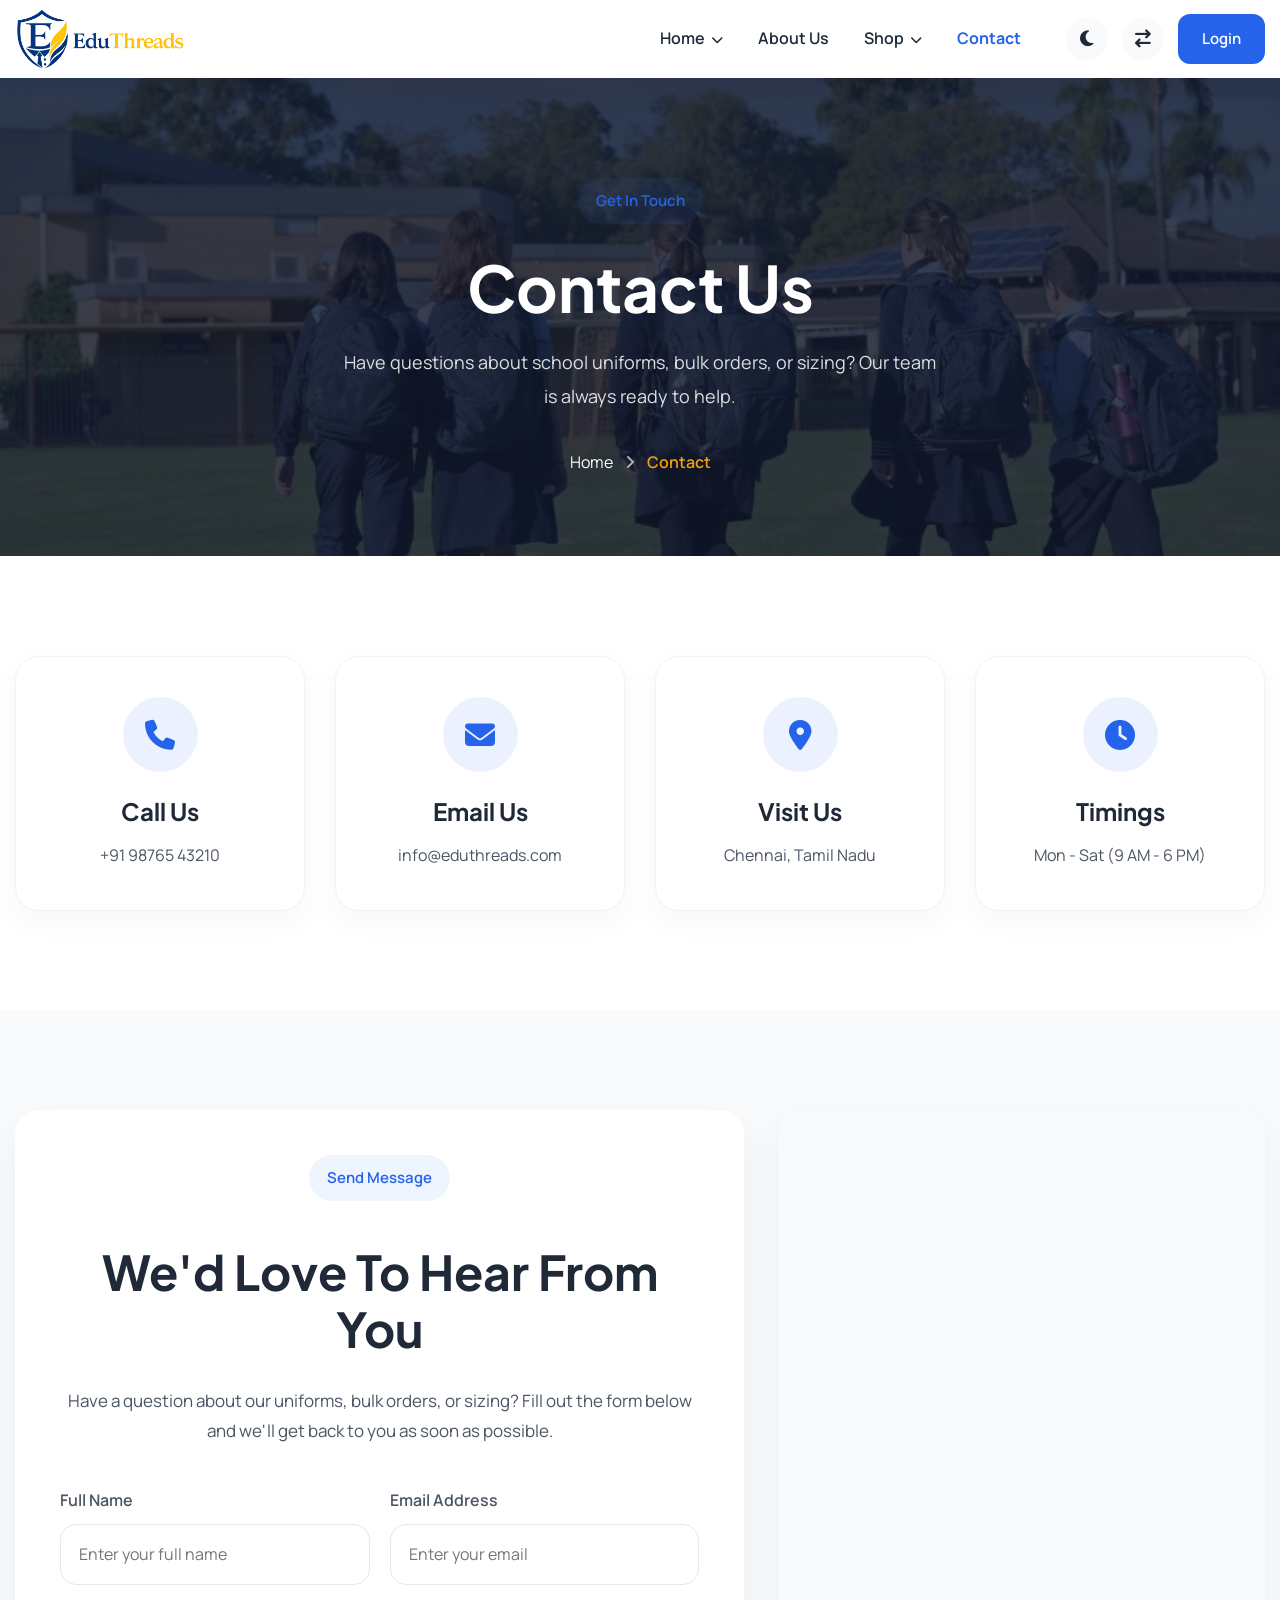
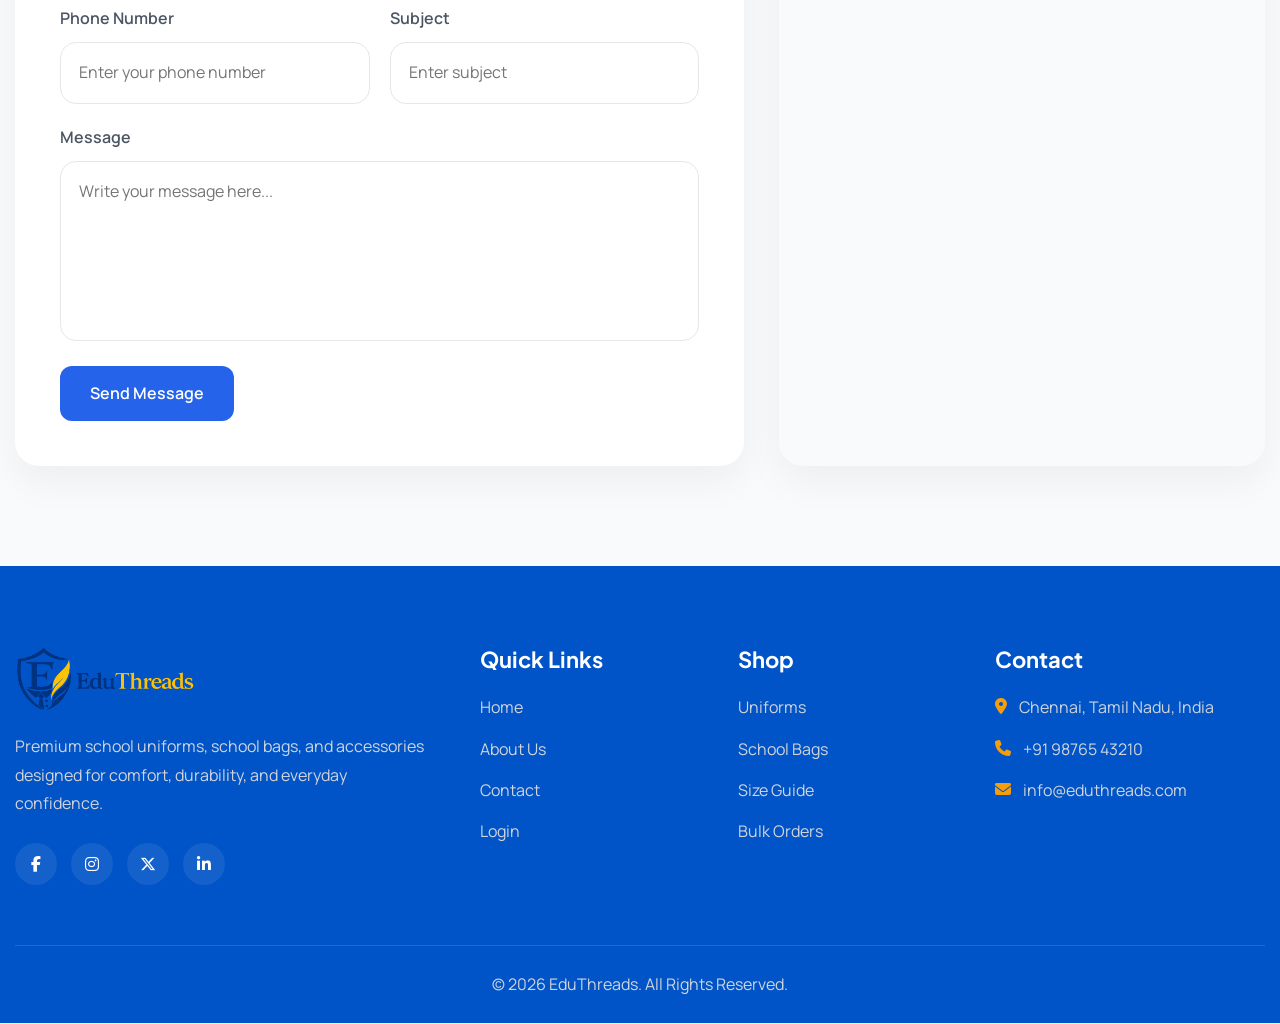
<file: contact.html>
<!DOCTYPE html>
<html lang="en">

<head>

    <!--=========================================
                META TAGS
    ==========================================-->

    <meta charset="UTF-8">
    <meta name="viewport" content="width=device-width, initial-scale=1.0">

    <!--=========================================
                WEBSITE TITLE
    ==========================================-->

    <title>EduThreads</title>

    <!--=========================================
                FAVICON
    ==========================================-->

    <link rel="shortcut icon" href="images/favicon.png" type="image/x-icon">

    <!--=========================================
                GOOGLE FONTS
    ==========================================-->

    <link rel="preconnect" href="https://fonts.googleapis.com">

    <link rel="preconnect" href="https://fonts.gstatic.com" crossorigin>

    <link
        href="https://fonts.googleapis.com/css2?family=Manrope:wght@400;500;600;700&family=Plus+Jakarta+Sans:wght@600;700;800&display=swap"
        rel="stylesheet">

    <!--=========================================
                FONT AWESOME
    ==========================================-->

    <link rel="stylesheet" href="https://cdnjs.cloudflare.com/ajax/libs/font-awesome/6.7.2/css/all.min.css"
        integrity="sha512-Evv84Mr4kqVGRNSgIGL/F/aIDqQb7xQ2vcrdIwxfjThSH8CSR7PBEakCr51Ck+w+/U6swU2Im1vVX0SVk9ABhg=="
        crossorigin="anonymous" referrerpolicy="no-referrer" />

    <!--=========================================
                CSS
    ==========================================-->

    <link rel="stylesheet" href="css/style.css">

</head>

<body>

    <!--=========================================
                HEADER START
==========================================-->

    <header class="header">

        <div class="global-container">

            <div class="navbar">

                <!--========== LOGO ==========-->

                <a href="index.html" class="logo">

                    <img src="images/logo.png" alt="EduThreads Logo">

                </a>

                <!--========== NAVIGATION ==========-->

                <nav class="nav-menu">

                    <ul class="nav-list">

                        <!--========== HOME ==========-->

                        <li class="nav-item dropdown">

                            <button class="dropdown-toggle">

                                <span>Home</span>

                                <i class="fa-solid fa-chevron-down"></i>

                            </button>

                            <ul class="dropdown-menu">

                                <li>

                                    <a href="index.html">

                                        Home 1

                                    </a>

                                </li>

                                <li>

                                    <a href="home-2.html">

                                        Home 2

                                    </a>

                                </li>

                            </ul>

                        </li>

                        <!--========== ABOUT ==========-->

                        <li class="nav-item">

                            <a href="about.html">

                                About Us

                            </a>

                        </li>

                        <!--========== SHOP ==========-->

                        <li class="nav-item dropdown">

                            <button class="dropdown-toggle">

                                <span>Shop</span>

                                <i class="fa-solid fa-chevron-down"></i>

                            </button>

                            <ul class="dropdown-menu">

                                <li>

                                    <a href="uniforms.html">

                                        Uniforms

                                    </a>

                                </li>


                                <li>

                                    <a href="size-guide.html">

                                        Size Guide

                                    </a>

                                </li>

                                <li>

                                    <a href="bulk-orders.html">

                                        Bulk Orders

                                    </a>

                                </li>

                            </ul>

                        </li>

                        <!--========== CONTACT ==========-->

                        <li class="nav-item">

                            <a href="contact.html" class="active">

                                Contact

                            </a>

                        </li>

                    </ul>


                </nav>

                <!--========== HEADER ACTIONS ==========-->

                <div class="header-actions">

                    <!-- Dark Mode -->

                    <button class="icon-btn" data-theme-toggle aria-label="Dark Mode">

                        <i class="fa-solid fa-moon"></i>

                    </button>

                    <!-- RTL -->

                    <button class="icon-btn" data-rtl-toggle aria-label="RTL Mode">

                        <i class="fa-solid fa-arrow-right-arrow-left"></i>

                    </button>

                    <!-- Login -->

                    <a href="login.html" class="primary-btn">

                        Login

                    </a>

                    <!-- Mobile Menu -->

                    <button class="menu-toggle">

                        <i class="fa-solid fa-bars"></i>

                    </button>

                </div>

            </div>

        </div>

    </header>



    <!--=========================================
            PAGE HERO START
==========================================-->

    <section class="page-hero contact-hero">

        <div class="page-hero-overlay"></div>

        <div class="global-container">

            <div class="page-hero-content">

                <span class="section-badge">

                    Get In Touch

                </span>

                <h1>

                    Contact Us

                </h1>

                <p>

                    Have questions about school uniforms, bulk orders,
                    or sizing? Our team is always ready to help.

                </p>

                <div class="page-breadcrumb">

                    <a href="index.html">

                        Home

                    </a>

                    <i class="fa-solid fa-angle-right"></i>

                    <span>

                        Contact

                    </span>

                </div>

            </div>

        </div>

    </section>

    <!--=========================================
            PAGE HERO END
==========================================-->


    <!--=========================================
            CONTACT INFO START
==========================================-->

    <section class="contact-info-section section">

        <div class="global-container">

            <div class="contact-info-wrapper">

                <!-- Phone -->

                <div class="contact-info-card">

                    <div class="contact-icon">

                        <i class="fa-solid fa-phone"></i>

                    </div>

                    <h3>

                        Call Us

                    </h3>

                    <p>

                        +91 98765 43210

                    </p>

                </div>

                <!-- Email -->

                <div class="contact-info-card">

                    <div class="contact-icon">

                        <i class="fa-solid fa-envelope"></i>

                    </div>

                    <h3>

                        Email Us

                    </h3>

                    <p>

                        info@eduthreads.com

                    </p>

                </div>

                <!-- Address -->

                <div class="contact-info-card">

                    <div class="contact-icon">

                        <i class="fa-solid fa-location-dot"></i>

                    </div>

                    <h3>

                        Visit Us

                    </h3>

                    <p>

                        Chennai, Tamil Nadu

                    </p>

                </div>

                <!-- Working Hours -->

                <div class="contact-info-card">

                    <div class="contact-icon">

                        <i class="fa-solid fa-clock"></i>

                    </div>

                    <h3>

                        Timings

                    </h3>

                    <p>

                        Mon - Sat (9 AM - 6 PM)

                    </p>

                </div>

            </div>

        </div>

    </section>

    <!--=========================================
            CONTACT INFO END
==========================================-->

    <!--=========================================
        CONTACT FORM START
==========================================-->

    <section class="contact-form-section section">

        <div class="global-container">

            <div class="contact-form-wrapper">

                <!--========== FORM ==========-->

                <div class="contact-form-card">

                    <div class="section-title">

                        <span class="section-badge">

                            Send Message

                        </span>

                        <h2>

                            We'd Love To Hear From You

                        </h2>

                        <p>

                            Have a question about our uniforms, bulk orders,
                            or sizing? Fill out the form below and we'll
                            get back to you as soon as possible.

                        </p>

                    </div>

                    <form>

                        <div class="contact-input-row">

                            <div class="contact-input-group">

                                <label>

                                    Full Name

                                </label>

                                <input type="text" placeholder="Enter your full name">

                            </div>

                            <div class="contact-input-group">

                                <label>

                                    Email Address

                                </label>

                                <input type="email" placeholder="Enter your email">

                            </div>

                        </div>

                        <div class="contact-input-row">

                            <div class="contact-input-group">

                                <label>

                                    Phone Number

                                </label>

                                <input type="tel" placeholder="Enter your phone number">

                            </div>

                            <div class="contact-input-group">

                                <label>

                                    Subject

                                </label>

                                <input type="text" placeholder="Enter subject">

                            </div>

                        </div>

                        <div class="contact-input-group">

                            <label>

                                Message

                            </label>

                            <textarea placeholder="Write your message here..."></textarea>

                        </div>

                        <button class="primary-btn contact-btn">

                            Send Message

                        </button>

                    </form>

                </div>

                <!--========== MAP ==========-->

                <div class="contact-map">

                    <iframe
                        src="https://www.google.com/maps/embed?pb=!1m18!1m12!1m3!1d497511.23105245834!2d79.8789875295672!3d13.047985949771817!2m3!1f0!2f0!3f0!3m2!1i1024!2i768!4f13.1!3m3!1m2!1s0x3a5265ea4f7d3361%3A0x6e61a70b6863d433!2sChennai%2C%20Tamil%20Nadu!5e0!3m2!1sen!2sin!4v1783938643705!5m2!1sen!2sin"
                        width="600" height="450" style="border:0;" allowfullscreen="" loading="lazy"
                        referrerpolicy="strict-origin-when-cross-origin">
                    </iframe>
                </div>

            </div>

        </div>

    </section>

    <!--=========================================
        CONTACT FORM END
==========================================-->






    <!--=========================================
                FOOTER START
==========================================-->

    <footer class="footer">

        <div class="global-container">

            <div class="footer-wrapper">

                <!--========== ABOUT ==========-->

                <div class="footer-column">

                    <a href="index.html" class="footer-logo">

                        <img src="images/logo.png" alt="EduThreads Logo">

                    </a>

                    <p class="footer-description">

                        Premium school uniforms, school bags, and accessories designed for comfort, durability, and
                        everyday confidence.

                    </p>

                    <div class="footer-social">

                        <a href="#"><i class="fa-brands fa-facebook-f"></i></a>

                        <a href="#"><i class="fa-brands fa-instagram"></i></a>

                        <a href="#"><i class="fa-brands fa-x-twitter"></i></a>

                        <a href="#"><i class="fa-brands fa-linkedin-in"></i></a>

                    </div>

                </div>

                <!--========== QUICK LINKS ==========-->

                <div class="footer-column">

                    <h3>Quick Links</h3>

                    <ul>

                        <li><a href="index.html">Home</a></li>

                        <li><a href="about.html">About Us</a></li>

                        <li><a href="contact.html">Contact</a></li>

                        <li><a href="login.html">Login</a></li>

                    </ul>

                </div>

                <!--========== SHOP ==========-->

                <div class="footer-column">

                    <h3>Shop</h3>

                    <ul>

                        <li><a href="shop/uniforms.html">Uniforms</a></li>

                        <li><a href="shop/school-bags.html">School Bags</a></li>

                        <li><a href="shop/size-guide.html">Size Guide</a></li>

                        <li><a href="shop/bulk-orders.html">Bulk Orders</a></li>

                    </ul>

                </div>

                <!--========== CONTACT ==========-->

                <div class="footer-column">

                    <h3>Contact</h3>

                    <ul class="footer-contact">

                        <li>

                            <i class="fa-solid fa-location-dot"></i>

                            Chennai, Tamil Nadu, India

                        </li>

                        <li>

                            <i class="fa-solid fa-phone"></i>

                            +91 98765 43210

                        </li>

                        <li>

                            <i class="fa-solid fa-envelope"></i>

                            info@eduthreads.com

                        </li>

                    </ul>

                </div>

            </div>

            <!--========== FOOTER BOTTOM ==========-->

            <div class="footer-bottom">

                <p>

                    © 2026 EduThreads. All Rights Reserved.

                </p>

            </div>

        </div>

    </footer>

    <!--=========================================
                FOOTER END
==========================================-->

    <!-- Scroll To Top -->
    <button class="scroll-top" id="scrollTopBtn" aria-label="Scroll to Top">
        <i class="fa-solid fa-arrow-up"></i>
    </button>

    <script src="js/main.js"></script>

</body>

</html>
</file>
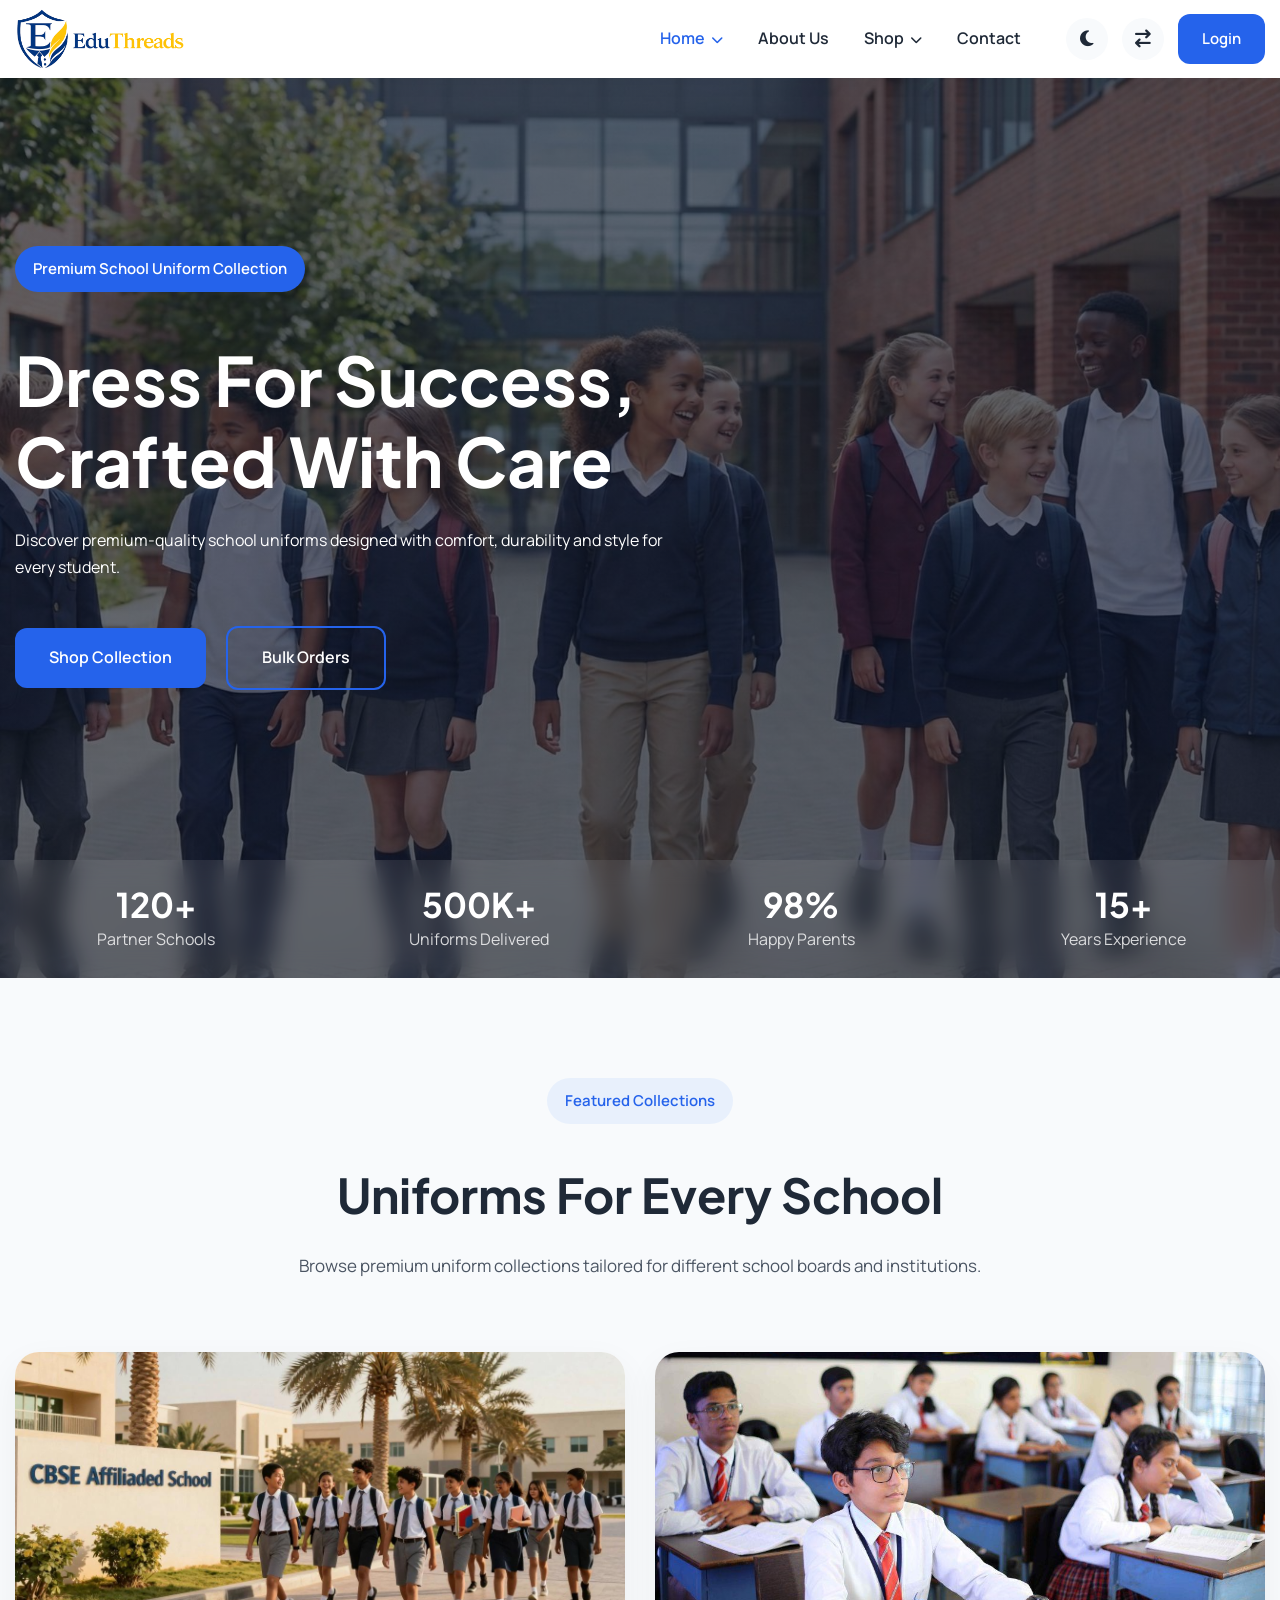
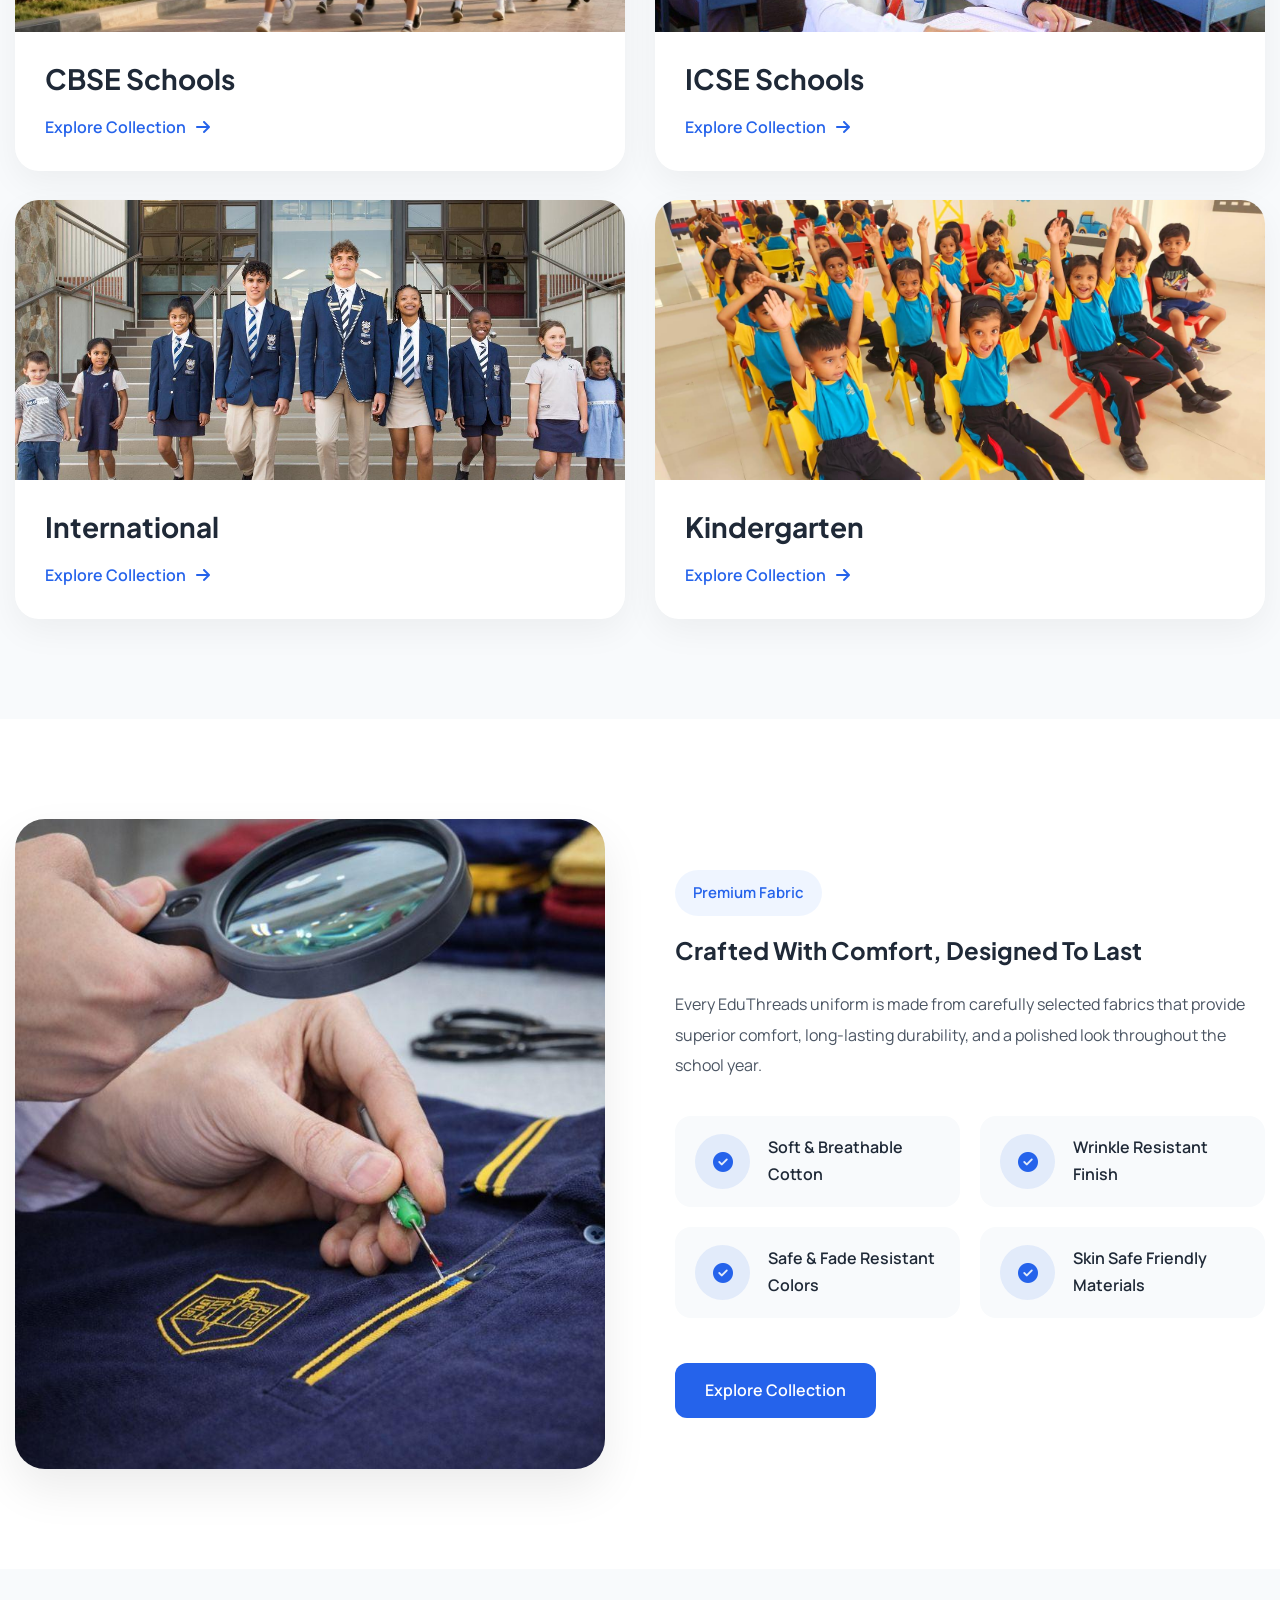
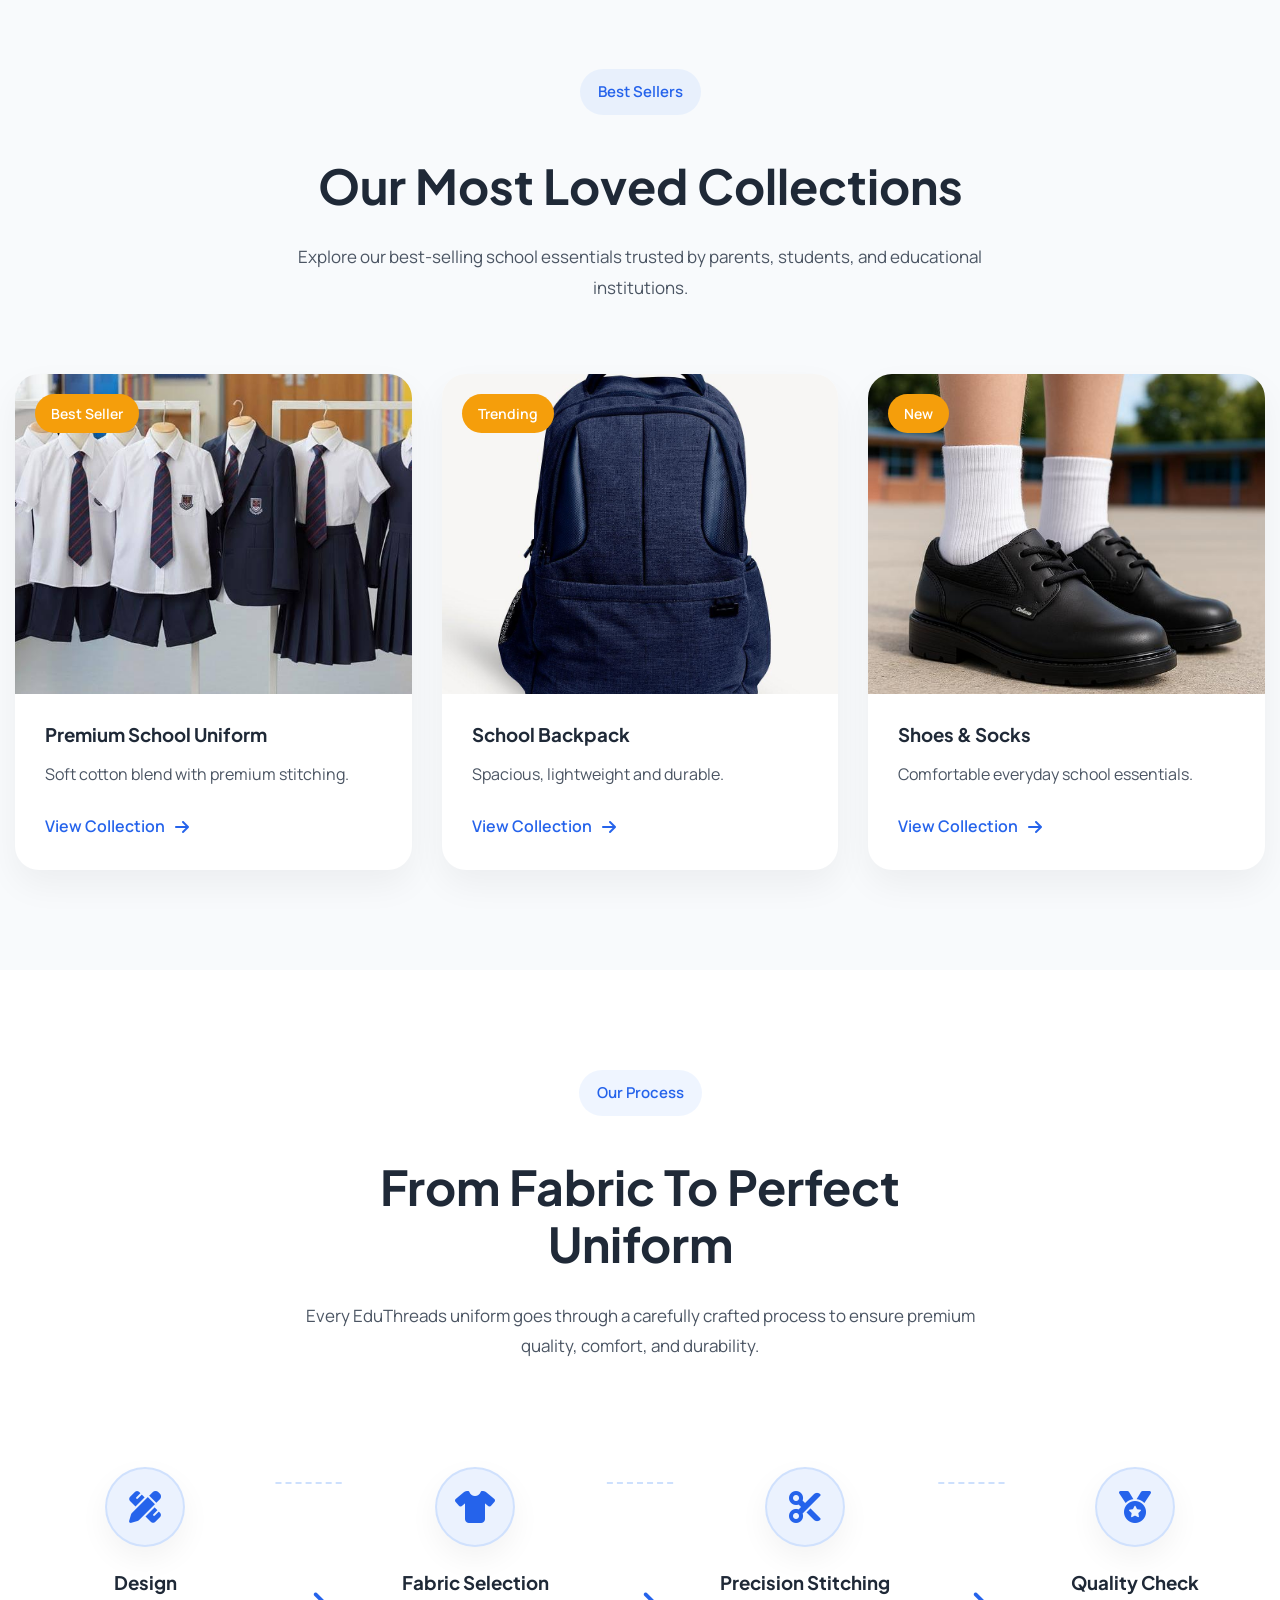
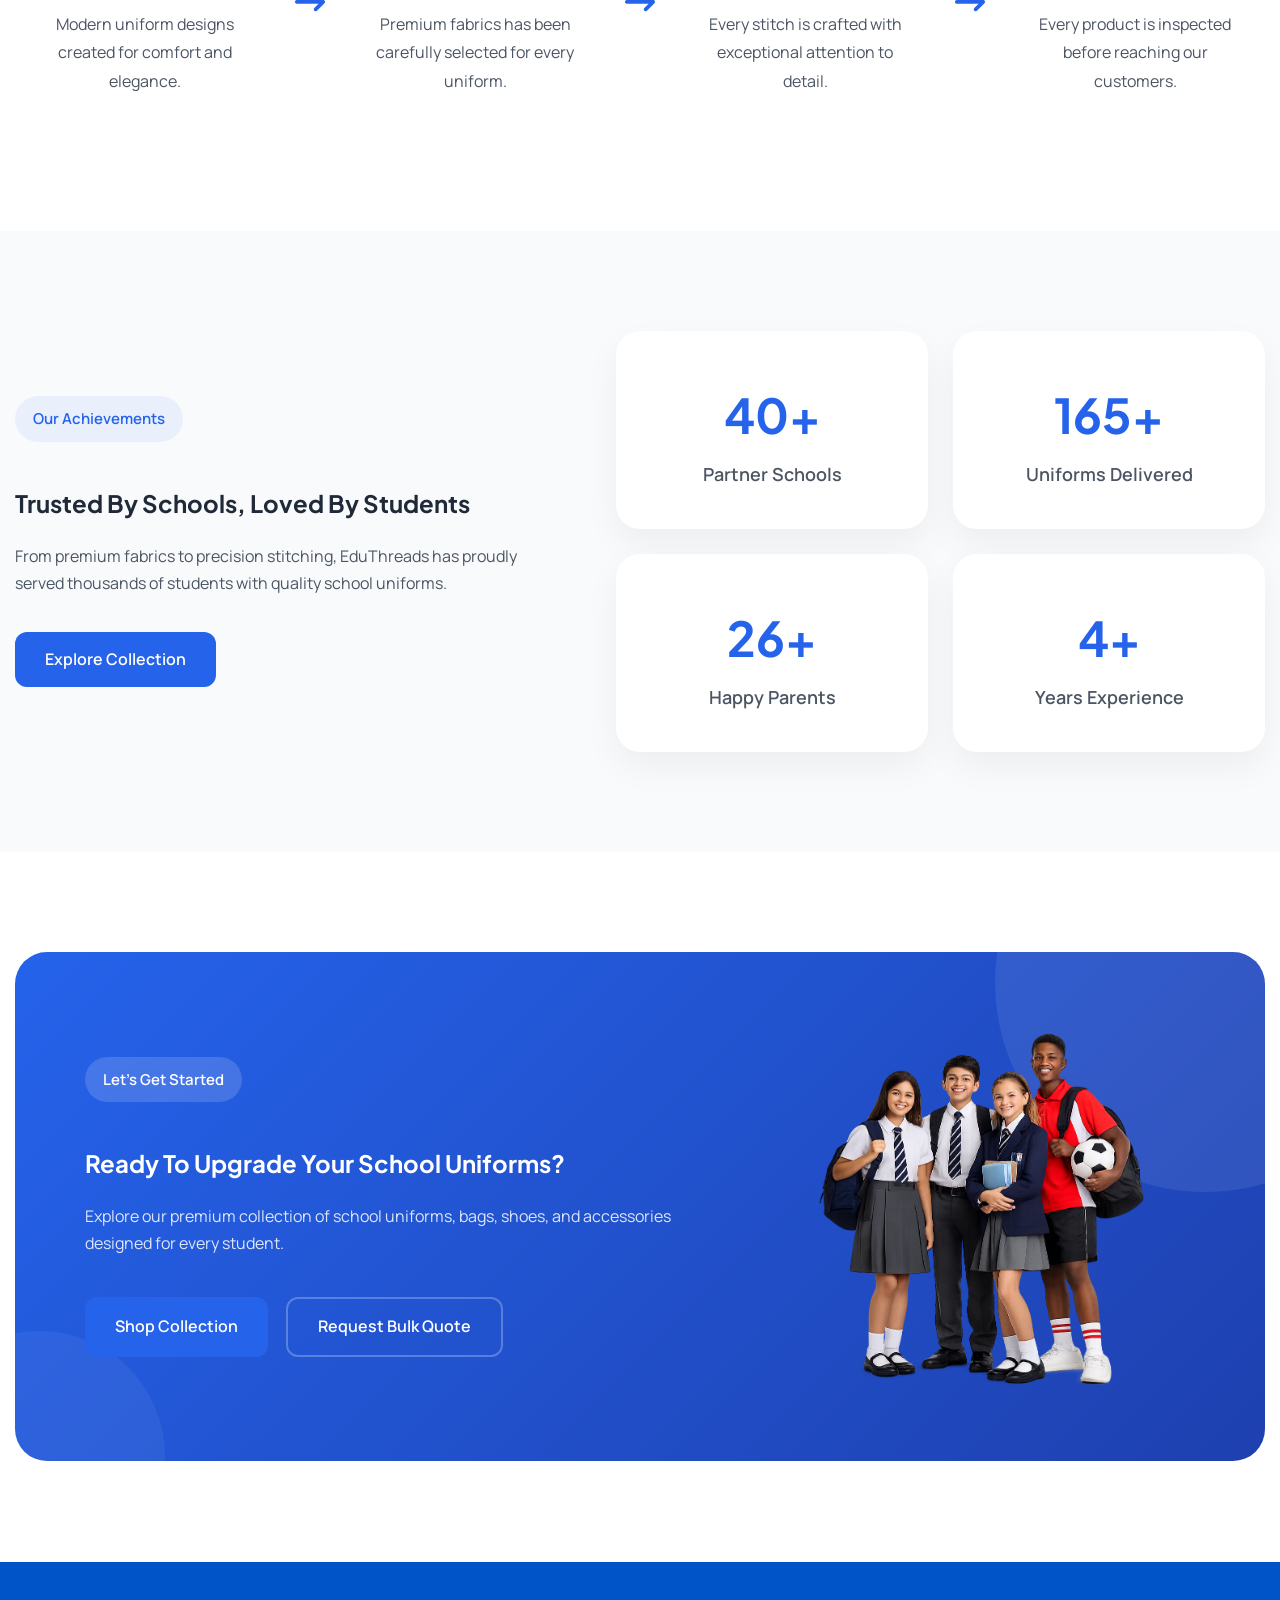
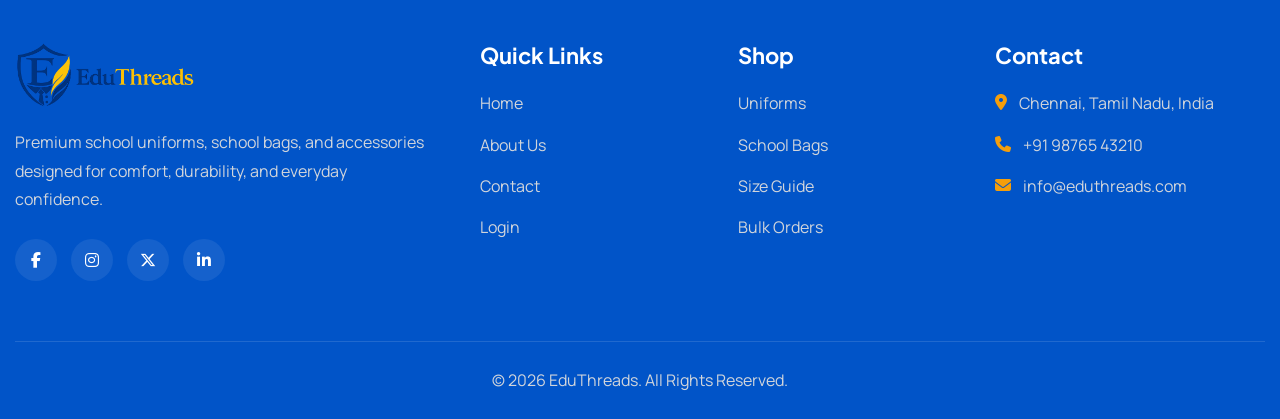
<file: home-2.html>
<!DOCTYPE html>
<html lang="en">

<head>

    <!--=========================================
                META TAGS
    ==========================================-->

    <meta charset="UTF-8">
    <meta name="viewport" content="width=device-width, initial-scale=1.0">

    <!--=========================================
                WEBSITE TITLE
    ==========================================-->

    <title>EduThreads</title>

    <!--=========================================
                FAVICON
    ==========================================-->

    <link rel="shortcut icon" href="images/favicon.png" type="image/x-icon">

    <!--=========================================
                GOOGLE FONTS
    ==========================================-->

    <link rel="preconnect" href="https://fonts.googleapis.com">

    <link rel="preconnect" href="https://fonts.gstatic.com" crossorigin>

    <link
        href="https://fonts.googleapis.com/css2?family=Manrope:wght@400;500;600;700&family=Plus+Jakarta+Sans:wght@600;700;800&display=swap"
        rel="stylesheet">

    <!--=========================================
                FONT AWESOME
    ==========================================-->

    <link rel="stylesheet" href="https://cdnjs.cloudflare.com/ajax/libs/font-awesome/6.7.2/css/all.min.css"
        integrity="sha512-Evv84Mr4kqVGRNSgIGL/F/aIDqQb7xQ2vcrdIwxfjThSH8CSR7PBEakCr51Ck+w+/U6swU2Im1vVX0SVk9ABhg=="
        crossorigin="anonymous" referrerpolicy="no-referrer" />

    <!--=========================================
                CSS
    ==========================================-->

    <link rel="stylesheet" href="css/style.css">

</head>

<body>

    <!--=========================================
                HEADER START
==========================================-->

    <header class="header">

        <div class="global-container">

            <div class="navbar">

                <!--========== LOGO ==========-->

                <a href="index.html" class="logo">

                    <img src="images/logo.png" alt="EduThreads Logo">

                </a>

                <!--========== NAVIGATION ==========-->

                <nav class="nav-menu">

                    <ul class="nav-list">

                        <!--========== HOME ==========-->

                        <li class="nav-item dropdown">

                            <button class="dropdown-toggle active">

                                <span>Home</span>

                                <i class="fa-solid fa-chevron-down"></i>

                            </button>

                            <ul class="dropdown-menu">

                                <li>

                                    <a href="index.html">

                                        Home 1

                                    </a>

                                </li>

                                <li>

                                    <a href="home-2.html" class="active">

                                        Home 2

                                    </a>

                                </li>

                            </ul>

                        </li>

                        <!--========== ABOUT ==========-->

                        <li class="nav-item">

                            <a href="about.html">

                                About Us

                            </a>

                        </li>

                        <!--========== SHOP ==========-->

                        <li class="nav-item dropdown">

                            <button class="dropdown-toggle">

                                <span>Shop</span>

                                <i class="fa-solid fa-chevron-down"></i>

                            </button>

                            <ul class="dropdown-menu">

                                <li>

                                    <a href="uniforms.html">

                                        Uniforms

                                    </a>

                                </li>

                                <li>

                                    <a href="size-guide.html">

                                        Size Guide

                                    </a>

                                </li>

                                <li>

                                    <a href="bulk-orders.html">

                                        Bulk Orders

                                    </a>

                                </li>

                            </ul>

                        </li>

                        <!--========== CONTACT ==========-->

                        <li class="nav-item">

                            <a href="contact.html">

                                Contact

                            </a>

                        </li>

                    </ul>


                </nav>

                <!--========== HEADER ACTIONS ==========-->

                <div class="header-actions">

                    <!-- Dark Mode -->

                    <button class="icon-btn" data-theme-toggle aria-label="Dark Mode">

                        <i class="fa-solid fa-moon"></i>

                    </button>

                    <!-- RTL -->

                    <button class="icon-btn" data-rtl-toggle aria-label="RTL Mode">

                        <i class="fa-solid fa-arrow-right-arrow-left"></i>

                    </button>

                    <!-- Login -->

                    <a href="login.html" class="primary-btn">

                        Login

                    </a>

                    <!-- Mobile Menu -->

                    <button class="menu-toggle">

                        <i class="fa-solid fa-bars"></i>

                    </button>

                </div>

            </div>

        </div>

    </header>

    <!--=========================================
                HEADER END
==========================================-->



    <section class="home2-hero">

        <div class="hero-overlay"></div>

        <div class="global-container">

            <div class="home2-hero-content">

                <span class="section-badge">

                    Premium School Uniform Collection

                </span>

                <h1>

                    Dress For Success,
                    Crafted With Care

                </h1>

                <p>

                    Discover premium-quality school uniforms designed
                    with comfort, durability and style for every student.

                </p>

                <div class="hero-buttons">

                    <a href="shop.html" class="primary-btn">

                        Shop Collection

                    </a>

                    <a href="contact.html" class="secondary-btn">

                        Bulk Orders

                    </a>

                </div>

            </div>

        </div>

        <div class="hero-bottom">

            <div class="global-container">

                <div class="hero-features">

                    <div>

                        <h3 class="counter" data-target="120">0</h3>


                        <span>Partner Schools</span>

                    </div>

                    <div>

                        <h3 class="counter" data-target="500000">0</h3>


                        <span>Uniforms Delivered</span>

                    </div>

                    <div>

                        <h3 class="counter" data-target="98" data-suffix="%">0</h3>

                        <span>Happy Parents</span>

                    </div>

                    <div>

                        <h3 class="counter" data-target="15">0</h3>

                        <span>Years Experience</span>

                    </div>

                </div>

            </div>

        </div>

    </section>

    <!--=========================================
        SCHOOL COLLECTIONS START
==========================================-->

    <section class="school-collections section">

        <div class="global-container">

            <div class="section-title">

                <span class="section-badge">

                    Featured Collections

                </span>

                <h2>

                    Uniforms For Every School

                </h2>

                <p>

                    Browse premium uniform collections tailored for different school boards and institutions.

                </p>

            </div>

            <div class="school-collections-wrapper">

                <!-- Card 1 -->

                <div class="school-card">

                    <div class="school-card-image">

                        <img src="images/cbse.jpg" alt="CBSE School">

                    </div>

                    <div class="school-card-content">

                        <h3>

                            CBSE Schools

                        </h3>

                        <a href="#">

                            Explore Collection

                            <i class="fa-solid fa-arrow-right"></i>

                        </a>

                    </div>

                </div>

                <!-- Card 2 -->

                <div class="school-card">

                    <div class="school-card-image">

                        <img src="images/icse.jpg" alt="ICSE School">

                    </div>

                    <div class="school-card-content">

                        <h3>

                            ICSE Schools

                        </h3>

                        <a href="#">

                            Explore Collection

                            <i class="fa-solid fa-arrow-right"></i>

                        </a>

                    </div>

                </div>

                <!-- Card 3 -->

                <div class="school-card">

                    <div class="school-card-image">

                        <img src="images/international.jpg" alt="International School">

                    </div>

                    <div class="school-card-content">

                        <h3>

                            International

                        </h3>

                        <a href="#">

                            Explore Collection

                            <i class="fa-solid fa-arrow-right"></i>

                        </a>

                    </div>

                </div>

                <!-- Card 4 -->

                <div class="school-card">

                    <div class="school-card-image">

                        <img src="images/kids.jpg" alt="Kindergarten">

                    </div>

                    <div class="school-card-content">

                        <h3>

                            Kindergarten

                        </h3>

                        <a href="#">

                            Explore Collection

                            <i class="fa-solid fa-arrow-right"></i>

                        </a>

                    </div>

                </div>

            </div>

        </div>

    </section>

    <!--=========================================
        SCHOOL COLLECTIONS END
==========================================-->


    <!--=========================================
        FABRIC SHOWCASE START
==========================================-->

    <section class="fabric-showcase section">

        <div class="global-container">

            <div class="fabric-wrapper">

                <!--========== IMAGE ==========-->

                <div class="fabric-image">

                    <img src="images/fabric-showcase.jpg" alt="Premium Fabric">

                </div>

                <!--========== CONTENT ==========-->

                <div class="fabric-content">

                    <span class="section-badge">

                        Premium Fabric

                    </span>

                    <h2>

                        Crafted With Comfort,
                        Designed To Last

                    </h2>

                    <p>

                        Every EduThreads uniform is made from carefully selected fabrics
                        that provide superior comfort, long-lasting durability, and a
                        polished look throughout the school year.

                    </p>

                    <div class="fabric-features">

                        <div class="fabric-item">

                            <i class="fa-solid fa-circle-check"></i>

                            <span>Soft & Breathable Cotton</span>

                        </div>

                        <div class="fabric-item">

                            <i class="fa-solid fa-circle-check"></i>

                            <span>Wrinkle Resistant Finish</span>

                        </div>

                        <div class="fabric-item">

                            <i class="fa-solid fa-circle-check"></i>

                            <span>Safe & Fade Resistant Colors</span>

                        </div>

                        <div class="fabric-item">

                            <i class="fa-solid fa-circle-check"></i>

                            <span>Skin Safe Friendly Materials</span>

                        </div>

                    </div>

                    <a href="shop.html" class="primary-btn">

                        Explore Collection

                    </a>

                </div>

            </div>

        </div>

    </section>

    <!--=========================================
        FABRIC SHOWCASE END
==========================================-->




    <!--=========================================
        BEST SELLING START
==========================================-->

    <section class="best-selling section">

        <div class="global-container">

            <div class="section-title">

                <span class="section-badge">

                    Best Sellers

                </span>

                <h2>

                    Our Most Loved Collections

                </h2>

                <p>

                    Explore our best-selling school essentials trusted by parents,
                    students, and educational institutions.

                </p>

            </div>

            <div class="best-selling-wrapper">

                <!-- Product 1 -->

                <div class="best-product-card">

                    <div class="best-product-image">

                        <img src="images/product-1.jpg" alt="School Uniform">

                        <span class="product-tag">

                            Best Seller

                        </span>

                    </div>

                    <div class="best-product-content">

                        <h3>

                            Premium School Uniform

                        </h3>

                        <p>

                            Soft cotton blend with premium stitching.

                        </p>

                        <a href="#">

                            View Collection

                            <i class="fa-solid fa-arrow-right"></i>

                        </a>

                    </div>

                </div>

                <!-- Product 2 -->

                <div class="best-product-card">

                    <div class="best-product-image">

                        <img src="images/product-2.jpg" alt="School Bag">

                        <span class="product-tag">

                            Trending

                        </span>

                    </div>

                    <div class="best-product-content">

                        <h3>

                            School Backpack

                        </h3>

                        <p>

                            Spacious, lightweight and durable.

                        </p>

                        <a href="#">

                            View Collection

                            <i class="fa-solid fa-arrow-right"></i>

                        </a>

                    </div>

                </div>

                <!-- Product 3 -->

                <div class="best-product-card">

                    <div class="best-product-image">

                        <img src="images/product-3.jpg" alt="Shoes">

                        <span class="product-tag">

                            New

                        </span>

                    </div>

                    <div class="best-product-content">

                        <h3>

                            Shoes & Socks

                        </h3>

                        <p>

                            Comfortable everyday school essentials.

                        </p>

                        <a href="#">

                            View Collection

                            <i class="fa-solid fa-arrow-right"></i>

                        </a>

                    </div>

                </div>

            </div>

        </div>

    </section>

    <!--=========================================
        BEST SELLING END
==========================================-->

    <!--=========================================
        MANUFACTURING PROCESS START
==========================================-->

    <section class="manufacturing-process section">

        <div class="global-container">

            <div class="section-title">

                <span class="section-badge">

                    Our Process

                </span>

                <h2>

                    From Fabric To Perfect Uniform

                </h2>

                <p>

                    Every EduThreads uniform goes through a carefully crafted process to ensure premium quality,
                    comfort, and durability.

                </p>

            </div>

            <div class="process-wrapper">

                <!-- Step 1 -->

                <div class="process-card">

                    <div class="process-icon">

                        <i class="fa-solid fa-pencil-ruler"></i>

                    </div>

                    <h3>

                        Design

                    </h3>

                    <p>

                        Modern uniform designs created for comfort and elegance.

                    </p>

                </div>

                <!-- Step 2 -->

                <div class="process-arrow">

                    <i class="fa-solid fa-arrow-right-long"></i>

                </div>

                <!-- Step 3 -->

                <div class="process-card">

                    <div class="process-icon">

                        <i class="fa-solid fa-shirt"></i>

                    </div>

                    <h3>

                        Fabric Selection

                    </h3>

                    <p>

                        Premium fabrics has been carefully selected for every uniform.

                    </p>

                </div>

                <div class="process-arrow">

                    <i class="fa-solid fa-arrow-right-long"></i>

                </div>

                <!-- Step 4 -->

                <div class="process-card">

                    <div class="process-icon">

                        <i class="fa-solid fa-scissors"></i>

                    </div>

                    <h3>

                        Precision Stitching

                    </h3>

                    <p>

                        Every stitch is crafted with exceptional attention to detail.

                    </p>

                </div>

                <div class="process-arrow">

                    <i class="fa-solid fa-arrow-right-long"></i>

                </div>

                <!-- Step 5 -->

                <div class="process-card">

                    <div class="process-icon">

                        <i class="fa-solid fa-medal"></i>

                    </div>

                    <h3>

                        Quality Check

                    </h3>

                    <p>

                        Every product is inspected before reaching our customers.

                    </p>

                </div>

            </div>

        </div>

    </section>

    <!--=========================================
        MANUFACTURING PROCESS END
==========================================-->

    <!--=========================================
        ACHIEVEMENTS START
==========================================-->

    <section class="achievement-section section">

        <div class="global-container">

            <div class="achievement-wrapper">

                <!-- Left -->

                <div class="achievement-content">

                    <span class="section-badge">

                        Our Achievements

                    </span>

                    <h2>

                        Trusted By Schools,
                        Loved By Students

                    </h2>

                    <p>

                        From premium fabrics to precision stitching,
                        EduThreads has proudly served thousands of
                        students with quality school uniforms.

                    </p>

                    <a href="shop.html" class="primary-btn">

                        Explore Collection

                    </a>

                </div>

                <!-- Right -->

                <div class="achievement-counters">

                    <div class="achievement-card">

                        <h3>

                            <h3 class="counter" data-target="120">0</h3>

                        </h3>

                        <p>

                            Partner Schools

                        </p>

                    </div>

                    <div class="achievement-card">

                        <h3>

                            <h3 class="counter" data-target="500">0</h3>

                        </h3>

                        <p>

                            Uniforms Delivered

                        </p>

                    </div>

                    <div class="achievement-card">

                        <h3>

                            <h3 class="counter" data-target="98">0</h3>

                        </h3>

                        <p>

                            Happy Parents

                        </p>

                    </div>

                    <div class="achievement-card">

                        <h3>

                            <h3 class="counter" data-target="15">0</h3>

                        </h3>

                        <p>

                            Years Experience

                        </p>

                    </div>

                </div>

            </div>

        </div>

    </section>

    <!--=========================================
        ACHIEVEMENTS END
==========================================-->

    <!--=========================================
            CTA START
==========================================-->

    <section class="home2-cta section">

        <div class="global-container">

            <div class="home2-cta-wrapper">

                <!--========== CONTENT ==========-->

                <div class="home2-cta-content">

                    <span class="section-badge">

                        Let's Get Started

                    </span>

                    <h2>

                        Ready To Upgrade
                        Your School Uniforms?

                    </h2>

                    <p>

                        Explore our premium collection of school uniforms,
                        bags, shoes, and accessories designed for every student.

                    </p>

                    <div class="home2-cta-buttons">

                        <a href="shop.html" class="primary-btn">

                            Shop Collection

                        </a>

                        <a href="contact.html" class="secondary-btn">

                            Request Bulk Quote

                        </a>

                    </div>

                </div>

                <!--========== IMAGE ==========-->

                <div class="home2-cta-image">

                    <img src="images/cta-students.png" alt="Students">

                </div>

            </div>

        </div>

    </section>

    <!--=========================================
            CTA END
==========================================-->

    <!--=========================================
                FOOTER START
==========================================-->

    <footer class="footer">

        <div class="global-container">

            <div class="footer-wrapper">

                <!--========== ABOUT ==========-->

                <div class="footer-column">

                    <a href="index.html" class="footer-logo">

                        <img src="images/logo.png" alt="EduThreads Logo">

                    </a>

                    <p class="footer-description">

                        Premium school uniforms, school bags, and accessories designed for comfort, durability, and
                        everyday confidence.

                    </p>

                    <div class="footer-social">

                        <a href="#"><i class="fa-brands fa-facebook-f"></i></a>

                        <a href="#"><i class="fa-brands fa-instagram"></i></a>

                        <a href="#"><i class="fa-brands fa-x-twitter"></i></a>

                        <a href="#"><i class="fa-brands fa-linkedin-in"></i></a>

                    </div>

                </div>

                <!--========== QUICK LINKS ==========-->

                <div class="footer-column">

                    <h3>Quick Links</h3>

                    <ul>

                        <li><a href="index.html">Home</a></li>

                        <li><a href="about.html">About Us</a></li>

                        <li><a href="contact.html">Contact</a></li>

                        <li><a href="login.html">Login</a></li>

                    </ul>

                </div>

                <!--========== SHOP ==========-->

                <div class="footer-column">

                    <h3>Shop</h3>

                    <ul>

                        <li><a href="shop/uniforms.html">Uniforms</a></li>

                        <li><a href="shop/school-bags.html">School Bags</a></li>

                        <li><a href="shop/size-guide.html">Size Guide</a></li>

                        <li><a href="shop/bulk-orders.html">Bulk Orders</a></li>

                    </ul>

                </div>

                <!--========== CONTACT ==========-->

                <div class="footer-column">

                    <h3>Contact</h3>

                    <ul class="footer-contact">

                        <li>

                            <i class="fa-solid fa-location-dot"></i>

                            Chennai, Tamil Nadu, India

                        </li>

                        <li>

                            <i class="fa-solid fa-phone"></i>

                            +91 98765 43210

                        </li>

                        <li>

                            <i class="fa-solid fa-envelope"></i>

                            info@eduthreads.com

                        </li>

                    </ul>

                </div>

            </div>

            <!--========== FOOTER BOTTOM ==========-->

            <div class="footer-bottom">

                <p>

                    © 2026 EduThreads. All Rights Reserved.

                </p>

            </div>

        </div>

    </footer>

    <!--=========================================
                FOOTER END
==========================================-->

    <!-- Scroll To Top -->
    <button class="scroll-top" id="scrollTopBtn" aria-label="Scroll to Top">
        <i class="fa-solid fa-arrow-up"></i>
    </button>

    <script src="js/main.js"></script>

</body>

</html>
</file>
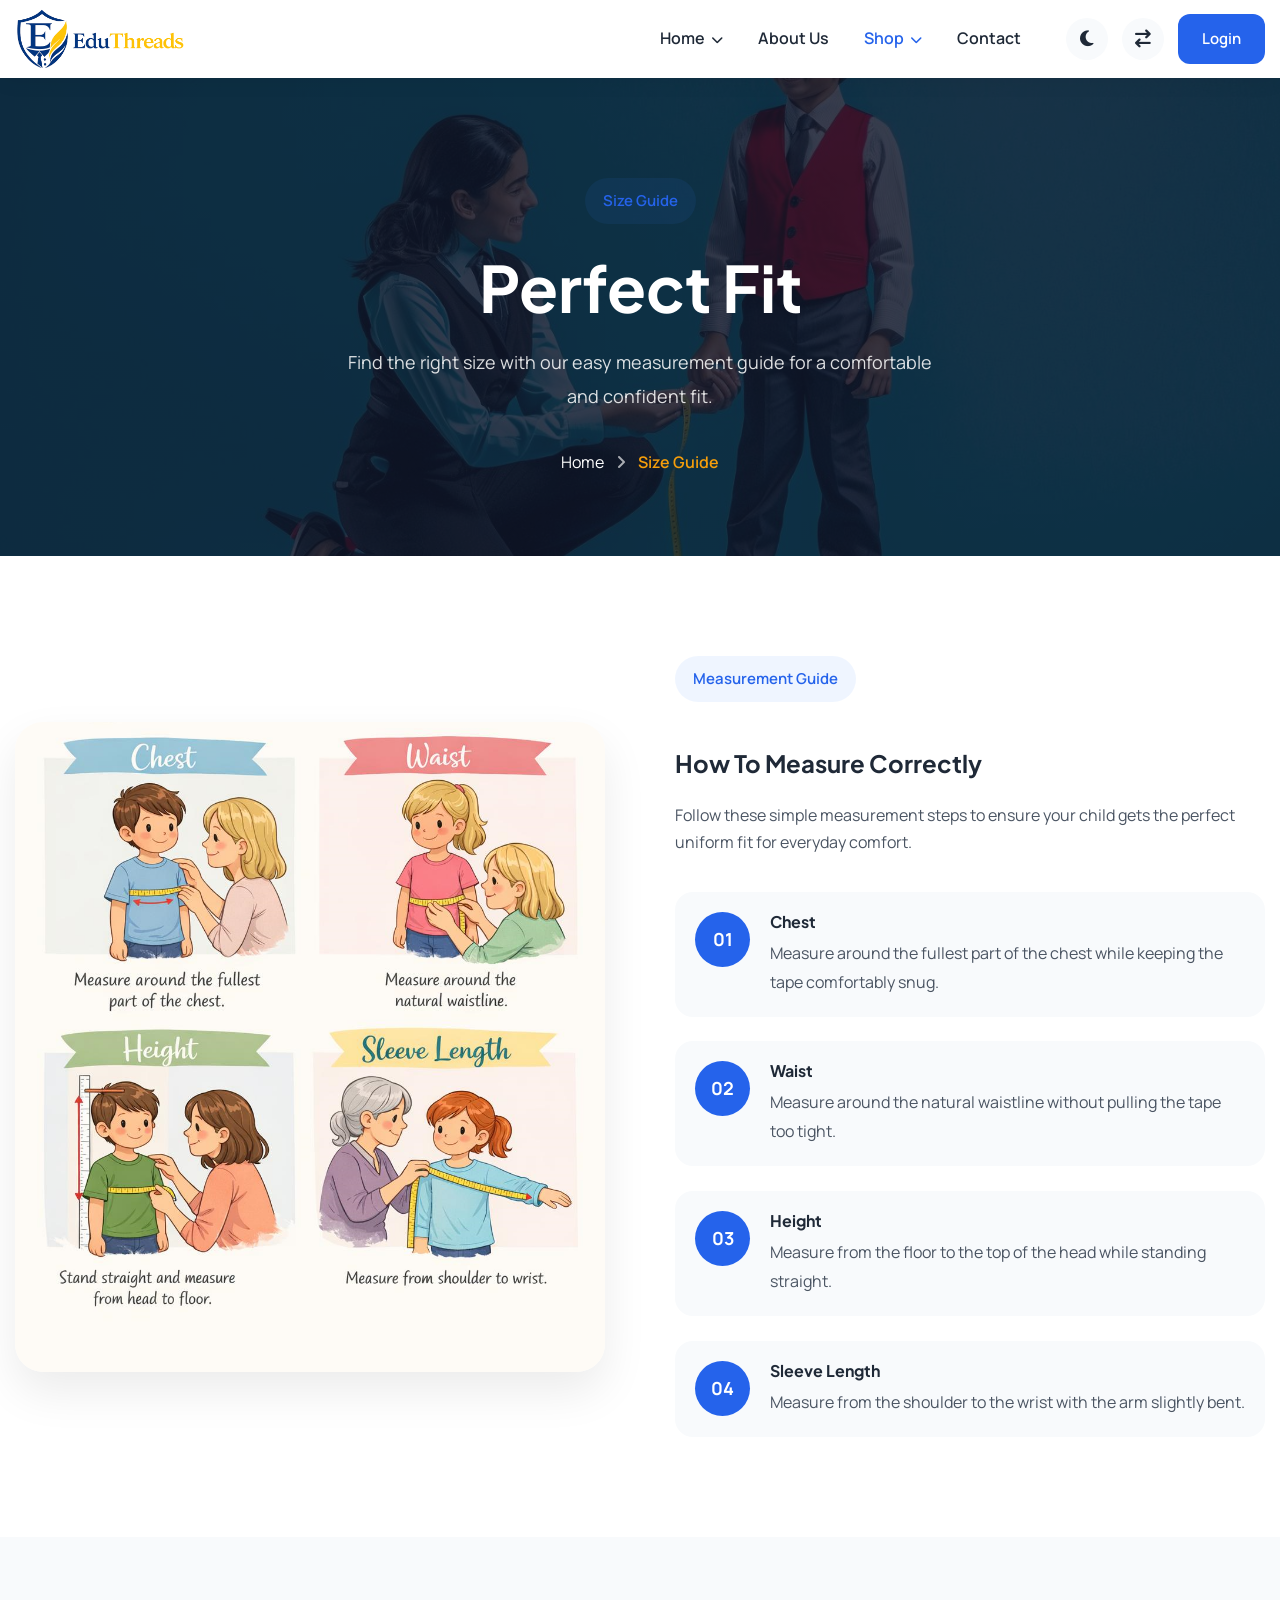
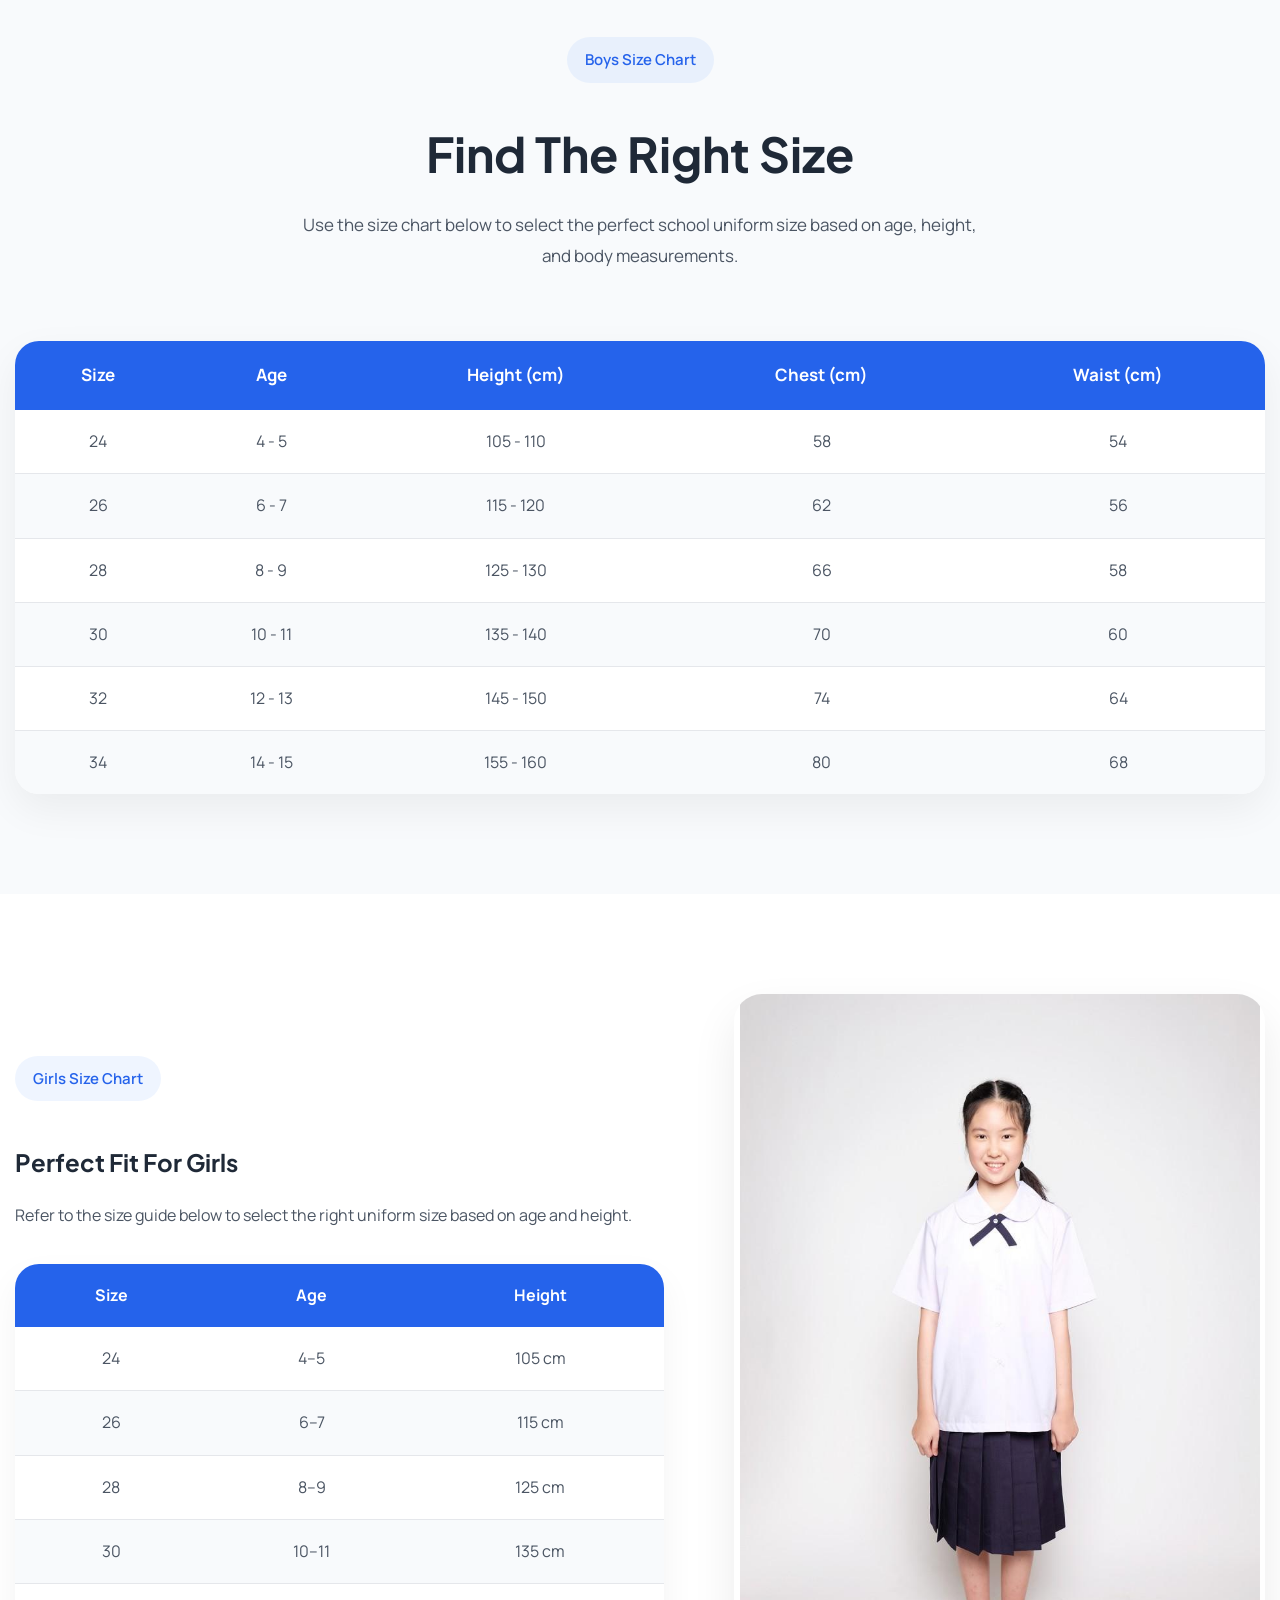
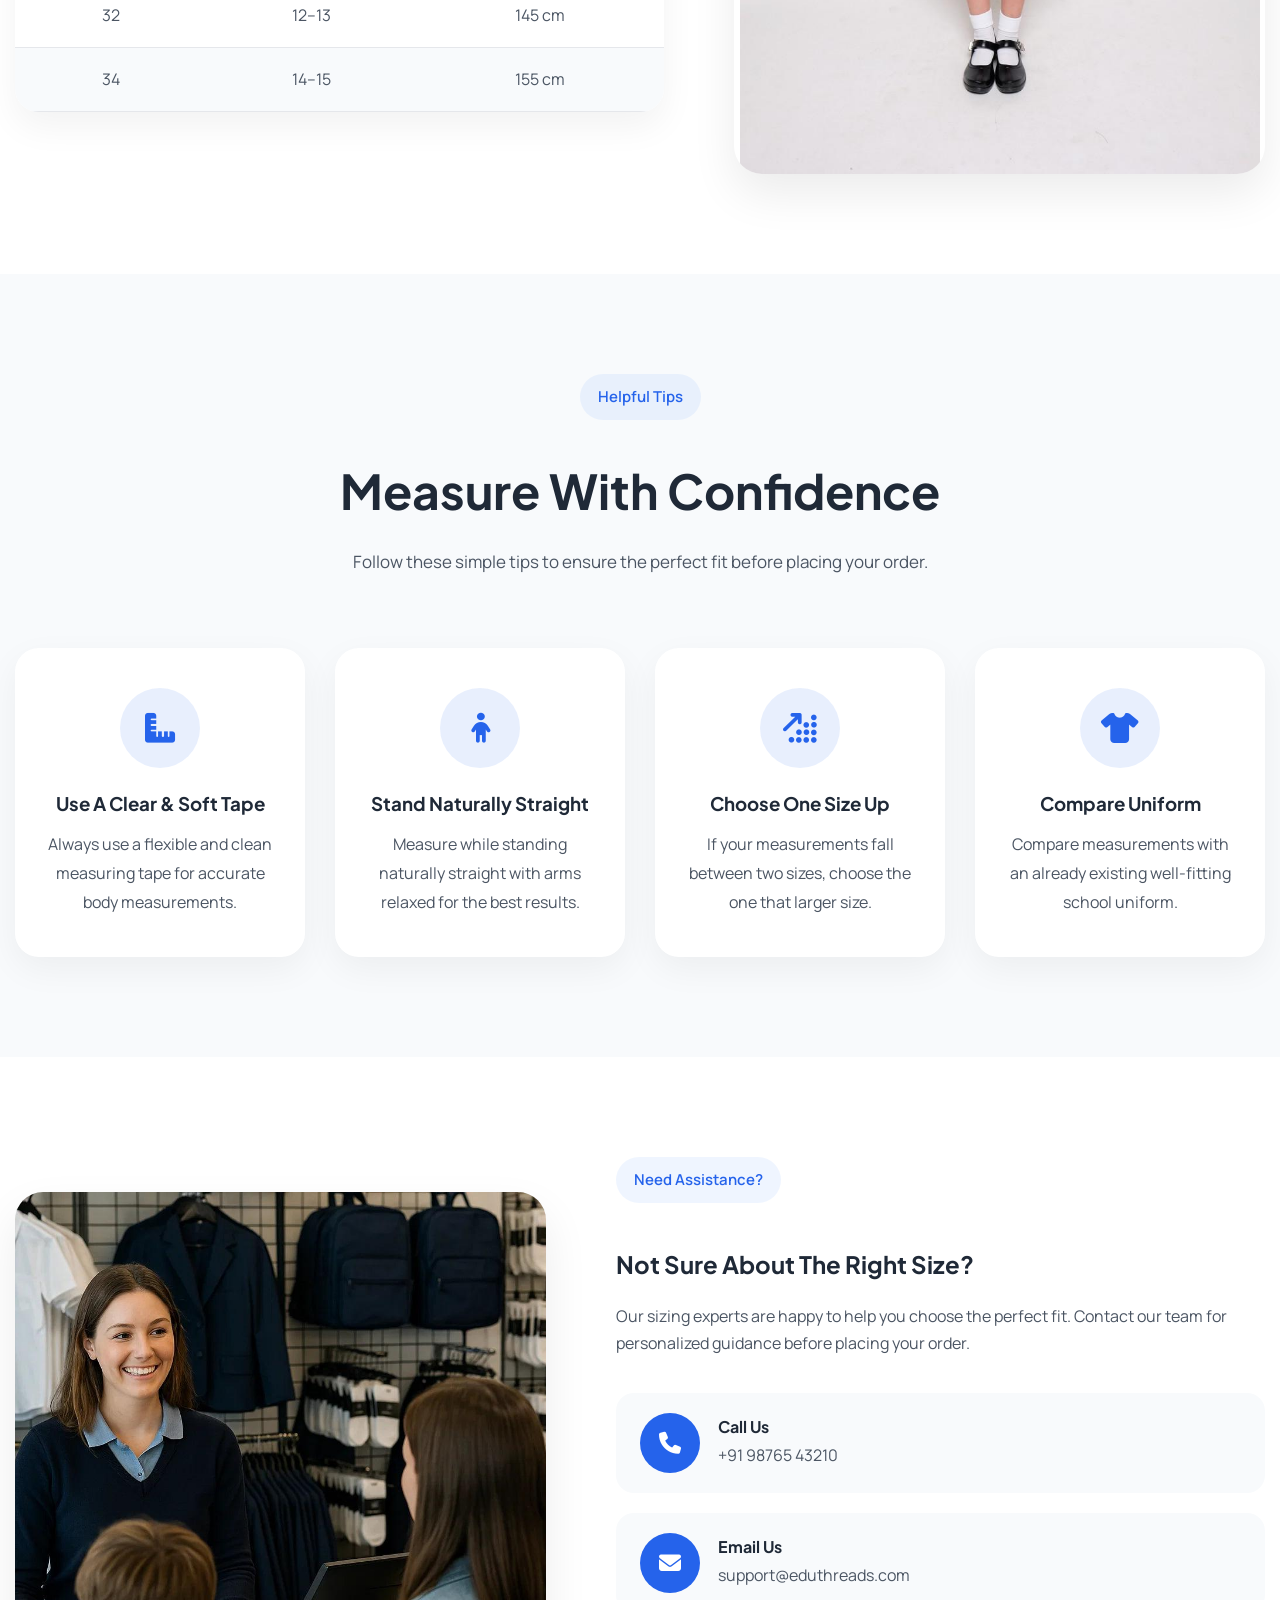
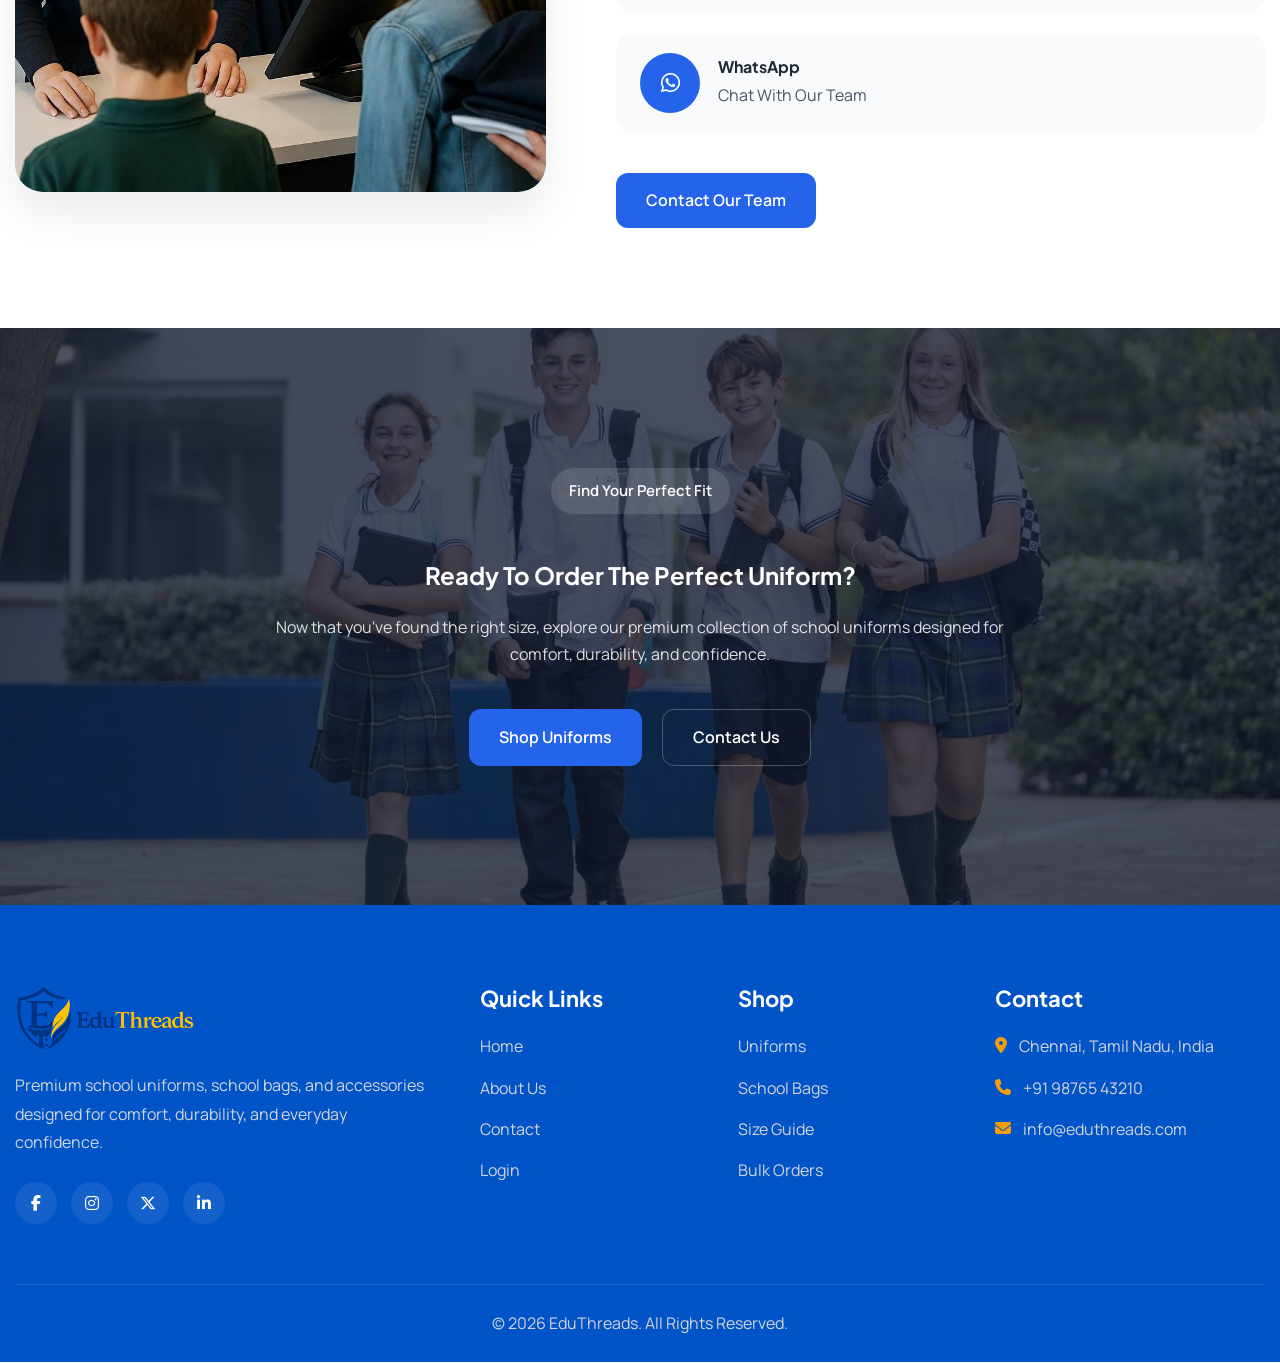
<file: size-guide.html>
<!DOCTYPE html>
<html lang="en">

<head>

    <!--=========================================
                META TAGS
    ==========================================-->

    <meta charset="UTF-8">
    <meta name="viewport" content="width=device-width, initial-scale=1.0">

    <!--=========================================
                WEBSITE TITLE
    ==========================================-->

    <title>EduThreads</title>

    <!--=========================================
                FAVICON
    ==========================================-->

    <link rel="shortcut icon" href="images/favicon.png" type="image/x-icon">

    <!--=========================================
                GOOGLE FONTS
    ==========================================-->

    <link rel="preconnect" href="https://fonts.googleapis.com">

    <link rel="preconnect" href="https://fonts.gstatic.com" crossorigin>

    <link
        href="https://fonts.googleapis.com/css2?family=Manrope:wght@400;500;600;700&family=Plus+Jakarta+Sans:wght@600;700;800&display=swap"
        rel="stylesheet">

    <!--=========================================
                FONT AWESOME
    ==========================================-->

    <link rel="stylesheet" href="https://cdnjs.cloudflare.com/ajax/libs/font-awesome/6.7.2/css/all.min.css"
        integrity="sha512-Evv84Mr4kqVGRNSgIGL/F/aIDqQb7xQ2vcrdIwxfjThSH8CSR7PBEakCr51Ck+w+/U6swU2Im1vVX0SVk9ABhg=="
        crossorigin="anonymous" referrerpolicy="no-referrer" />

    <!--=========================================
                CSS
    ==========================================-->

    <link rel="stylesheet" href="css/style.css">

</head>

<body>

    <!--=========================================
                HEADER START
==========================================-->

    <header class="header">

        <div class="global-container">

            <div class="navbar">

                <!--========== LOGO ==========-->

                <a href="index.html" class="logo">

                    <img src="images/logo.png" alt="EduThreads Logo">

                </a>

                <!--========== NAVIGATION ==========-->

                <nav class="nav-menu">

                    <ul class="nav-list">

                        <!--========== HOME ==========-->

                        <li class="nav-item dropdown">

                            <button class="dropdown-toggle">

                                <span>Home</span>

                                <i class="fa-solid fa-chevron-down"></i>

                            </button>

                            <ul class="dropdown-menu">

                                <li>

                                    <a href="index.html">

                                        Home 1

                                    </a>

                                </li>

                                <li>

                                    <a href="home-2.html">

                                        Home 2

                                    </a>

                                </li>

                            </ul>

                        </li>

                        <!--========== ABOUT ==========-->

                        <li class="nav-item">

                            <a href="about.html">

                                About Us

                            </a>

                        </li>

                        <!--========== SHOP ==========-->

                        <li class="nav-item dropdown">

                            <button class="dropdown-toggle active">

                                <span>Shop</span>

                                <i class="fa-solid fa-chevron-down"></i>

                            </button>

                            <ul class="dropdown-menu">

                                <li>

                                    <a href="uniforms.html">

                                        Uniforms

                                    </a>

                                </li>


                                <li>

                                    <a href="size-guide.html" class="active">

                                        Size Guide

                                    </a>

                                </li>

                                <li>

                                    <a href="bulk-orders.html">

                                        Bulk Orders

                                    </a>

                                </li>

                            </ul>

                        </li>

                        <!--========== CONTACT ==========-->

                        <li class="nav-item">

                            <a href="contact.html">

                                Contact

                            </a>

                        </li>

                    </ul>


                </nav>

                <!--========== HEADER ACTIONS ==========-->

                <div class="header-actions">

                    <!-- Dark Mode -->

                    <button class="icon-btn" data-theme-toggle aria-label="Dark Mode">

                        <i class="fa-solid fa-moon"></i>

                    </button>

                    <!-- RTL -->

                    <button class="icon-btn" data-rtl-toggle aria-label="RTL Mode">

                        <i class="fa-solid fa-arrow-right-arrow-left"></i>

                    </button>

                    <!-- Login -->

                    <a href="login.html" class="primary-btn">

                        Login

                    </a>

                    <!-- Mobile Menu -->

                    <button class="menu-toggle">

                        <i class="fa-solid fa-bars"></i>

                    </button>

                </div>

            </div>

        </div>

    </header>



    <!--=========================================
            PAGE HERO START
==========================================-->

    <section class="page-hero sizeguide-hero">

        <div class="page-hero-overlay"></div>

        <div class="global-container">

            <div class="page-hero-content">

                <span class="section-badge">

                    Size Guide

                </span>

                <h1>

                    Perfect Fit


                </h1>

                <p>

                    Find the right size with our easy measurement guide for a comfortable and confident fit.


                </p>

                <div class="page-breadcrumb">

                    <a href="index.html">

                        Home

                    </a>

                    <i class="fa-solid fa-angle-right"></i>

                    <span>

                        Size Guide

                    </span>

                </div>

            </div>

        </div>

    </section>

    <!--=========================================
            PAGE HERO END
==========================================-->



    <!--=========================================
        HOW TO MEASURE START
==========================================-->

    <section class="measure-guide section">

        <div class="global-container">

            <div class="measure-wrapper">

                <!--========== IMAGE ==========-->

                <div class="measure-image">

                    <img src="images/measure-guide.png" alt="Measurement Guide">

                </div>

                <!--========== CONTENT ==========-->

                <div class="measure-content">

                    <span class="section-badge">

                        Measurement Guide

                    </span>

                    <h2>

                        How To Measure
                        Correctly

                    </h2>

                    <p>

                        Follow these simple measurement steps to ensure your child gets the perfect uniform fit for
                        everyday comfort.

                    </p>

                    <div class="measure-list">

                        <div class="measure-item">

                            <div class="measure-number">

                                01

                            </div>

                            <div>

                                <h4>

                                    Chest

                                </h4>

                                <p>

                                    Measure around the fullest part of the chest while keeping the tape comfortably
                                    snug.

                                </p>

                            </div>

                        </div>

                        <div class="measure-item">

                            <div class="measure-number">

                                02

                            </div>

                            <div>

                                <h4>

                                    Waist

                                </h4>

                                <p>

                                    Measure around the natural waistline without pulling the tape too tight.

                                </p>

                            </div>

                        </div>

                        <div class="measure-item">

                            <div class="measure-number">

                                03

                            </div>

                            <div>

                                <h4>

                                    Height

                                </h4>

                                <p>

                                    Measure from the floor to the top of the head while standing straight.

                                </p>

                            </div>

                        </div>

                        <div class="measure-item">

                            <div class="measure-number">

                                04

                            </div>

                            <div>

                                <h4>

                                    Sleeve Length

                                </h4>

                                <p>

                                    Measure from the shoulder to the wrist with the arm slightly bent.

                                </p>

                            </div>

                        </div>

                    </div>

                </div>

            </div>

        </div>

    </section>

    <!--=========================================
        HOW TO MEASURE END
==========================================-->


    <!--=========================================
        BOYS SIZE CHART START
==========================================-->

    <section class="boys-size-chart section">

        <div class="global-container">

            <div class="section-title">

                <span class="section-badge">

                    Boys Size Chart

                </span>

                <h2>

                    Find The Right Size

                </h2>

                <p>

                    Use the size chart below to select the perfect school uniform size based on age, height, and body
                    measurements.

                </p>

            </div>

            <div class="size-chart-table">

                <table>

                    <thead>

                        <tr>

                            <th>Size</th>

                            <th>Age</th>

                            <th>Height (cm)</th>

                            <th>Chest (cm)</th>

                            <th>Waist (cm)</th>

                        </tr>

                    </thead>

                    <tbody>

                        <tr>

                            <td>24</td>

                            <td>4 - 5</td>

                            <td>105 - 110</td>

                            <td>58</td>

                            <td>54</td>

                        </tr>

                        <tr>

                            <td>26</td>

                            <td>6 - 7</td>

                            <td>115 - 120</td>

                            <td>62</td>

                            <td>56</td>

                        </tr>

                        <tr>

                            <td>28</td>

                            <td>8 - 9</td>

                            <td>125 - 130</td>

                            <td>66</td>

                            <td>58</td>

                        </tr>

                        <tr>

                            <td>30</td>

                            <td>10 - 11</td>

                            <td>135 - 140</td>

                            <td>70</td>

                            <td>60</td>

                        </tr>

                        <tr>

                            <td>32</td>

                            <td>12 - 13</td>

                            <td>145 - 150</td>

                            <td>74</td>

                            <td>64</td>

                        </tr>

                        <tr>

                            <td>34</td>

                            <td>14 - 15</td>

                            <td>155 - 160</td>

                            <td>80</td>

                            <td>68</td>

                        </tr>

                    </tbody>

                </table>

            </div>

        </div>

    </section>

    <!--=========================================
        BOYS SIZE CHART END
==========================================-->

    <!--=========================================
        GIRLS SIZE GUIDE START
==========================================-->

    <section class="girls-size-guide section">

        <div class="global-container">

            <div class="girls-size-wrapper">

                <!--========== LEFT ==========-->

                <div class="girls-size-content">

                    <span class="section-badge">

                        Girls Size Chart

                    </span>

                    <h2>

                        Perfect Fit
                        For Girls

                    </h2>

                    <p>

                        Refer to the size guide below to select the right uniform size based on age and height.

                    </p>

                    <div class="girls-size-table">

                        <table>

                            <thead>

                                <tr>

                                    <th>Size</th>

                                    <th>Age</th>

                                    <th>Height</th>

                                </tr>

                            </thead>

                            <tbody>

                                <tr>

                                    <td>24</td>

                                    <td>4–5</td>

                                    <td>105 cm</td>

                                </tr>

                                <tr>

                                    <td>26</td>

                                    <td>6–7</td>

                                    <td>115 cm</td>

                                </tr>

                                <tr>

                                    <td>28</td>

                                    <td>8–9</td>

                                    <td>125 cm</td>

                                </tr>

                                <tr>

                                    <td>30</td>

                                    <td>10–11</td>

                                    <td>135 cm</td>

                                </tr>

                                <tr>

                                    <td>32</td>

                                    <td>12–13</td>

                                    <td>145 cm</td>

                                </tr>

                                <tr>

                                    <td>34</td>

                                    <td>14–15</td>

                                    <td>155 cm</td>

                                </tr>

                            </tbody>

                        </table>

                    </div>

                </div>

                <!--========== RIGHT ==========-->

                <div class="girls-size-image">

                    <img src="images/girls-size.png" alt="Girls Size Guide">

                </div>

            </div>

        </div>

    </section>

    <!--=========================================
        GIRLS SIZE GUIDE END
==========================================-->


    <!--=========================================
        MEASUREMENT TIPS START
==========================================-->

    <section class="measurement-tips section">

        <div class="global-container">

            <div class="section-title">

                <span class="section-badge">

                    Helpful Tips

                </span>

                <h2>

                    Measure With Confidence

                </h2>

                <p>

                    Follow these simple tips to ensure the perfect fit before placing your order.

                </p>

            </div>

            <div class="tips-wrapper">

                <!-- Tip -->

                <div class="tip-card">

                    <div class="tip-icon">

                        <i class="fa-solid fa-ruler-combined"></i>

                    </div>

                    <h3>

                        Use A Clear & Soft Tape

                    </h3>

                    <p>

                        Always use a flexible and clean measuring tape for accurate body measurements.

                    </p>

                </div>

                <!-- Tip -->

                <div class="tip-card">

                    <div class="tip-icon">

                        <i class="fa-solid fa-child"></i>

                    </div>

                    <h3>

                        Stand Naturally Straight

                    </h3>

                    <p>

                        Measure while standing naturally straight with arms relaxed for the best results.

                    </p>

                </div>

                <!-- Tip -->

                <div class="tip-card">

                    <div class="tip-icon">

                        <i class="fa-solid fa-arrow-up-right-dots"></i>

                    </div>

                    <h3>

                        Choose One Size Up

                    </h3>

                    <p>

                        If your measurements fall between two sizes, choose the one that larger size.

                    </p>

                </div>

                <!-- Tip -->

                <div class="tip-card">

                    <div class="tip-icon">

                        <i class="fa-solid fa-shirt"></i>

                    </div>

                    <h3>

                        Compare Uniform

                    </h3>

                    <p>

                        Compare measurements with an already existing well-fitting school uniform.

                    </p>

                </div>

            </div>

        </div>

    </section>

    <!--=========================================
        MEASUREMENT TIPS END
==========================================-->


    <!--=========================================
        SIZE HELP START
==========================================-->

    <section class="size-help section">

        <div class="global-container">

            <div class="size-help-wrapper">

                <!--========== IMAGE ==========-->

                <div class="size-help-image">

                    <img src="images/help-center.png" alt="Size Assistance">

                </div>

                <!--========== CONTENT ==========-->

                <div class="size-help-content">

                    <span class="section-badge">

                        Need Assistance?

                    </span>

                    <h2>

                        Not Sure About
                        The Right Size?

                    </h2>

                    <p>

                        Our sizing experts are happy to help you choose the perfect fit.
                        Contact our team for personalized guidance before placing your order.

                    </p>

                    <div class="help-info">

                        <div class="help-card">

                            <i class="fa-solid fa-phone"></i>

                            <div>

                                <h4>

                                    Call Us

                                </h4>

                                <span>

                                    +91 98765 43210

                                </span>

                            </div>

                        </div>

                        <div class="help-card">

                            <i class="fa-solid fa-envelope"></i>

                            <div>

                                <h4>

                                    Email Us

                                </h4>

                                <span>

                                    support@eduthreads.com

                                </span>

                            </div>

                        </div>

                        <div class="help-card">

                            <i class="fa-brands fa-whatsapp"></i>

                            <div>

                                <h4>

                                    WhatsApp

                                </h4>

                                <span>

                                    Chat With Our Team

                                </span>

                            </div>

                        </div>

                    </div>

                    <a href="contact.html" class="primary-btn">

                        Contact Our Team

                    </a>

                </div>

            </div>

        </div>

    </section>

    <!--=========================================
        SIZE HELP END
==========================================-->

    <!--=========================================
            SIZE GUIDE CTA START
==========================================-->

    <section class="size-guide-cta">

        <div class="size-guide-overlay"></div>

        <div class="global-container">

            <div class="size-guide-cta-content">

                <span class="section-badge">

                    Find Your Perfect Fit

                </span>

                <h2>

                    Ready To Order
                    The Perfect Uniform?

                </h2>

                <p>

                    Now that you've found the right size, explore our premium collection of school uniforms designed for
                    comfort, durability, and confidence.

                </p>

                <div class="size-guide-cta-buttons">

                    <a href="school-uniforms.html" class="primary-btn">

                        Shop Uniforms

                    </a>

                    <a href="contact.html" class="secondary-btn">

                        Contact Us

                    </a>

                </div>

            </div>

        </div>

    </section>

    <!--=========================================
            SIZE GUIDE CTA END
==========================================-->


    <!--=========================================
                FOOTER START
==========================================-->

    <footer class="footer">

        <div class="global-container">

            <div class="footer-wrapper">

                <!--========== ABOUT ==========-->

                <div class="footer-column">

                    <a href="index.html" class="footer-logo">

                        <img src="images/logo.png" alt="EduThreads Logo">

                    </a>

                    <p class="footer-description">

                        Premium school uniforms, school bags, and accessories designed for comfort, durability, and
                        everyday confidence.

                    </p>

                    <div class="footer-social">

                        <a href="#"><i class="fa-brands fa-facebook-f"></i></a>

                        <a href="#"><i class="fa-brands fa-instagram"></i></a>

                        <a href="#"><i class="fa-brands fa-x-twitter"></i></a>

                        <a href="#"><i class="fa-brands fa-linkedin-in"></i></a>

                    </div>

                </div>

                <!--========== QUICK LINKS ==========-->

                <div class="footer-column">

                    <h3>Quick Links</h3>

                    <ul>

                        <li><a href="index.html">Home</a></li>

                        <li><a href="about.html">About Us</a></li>

                        <li><a href="contact.html">Contact</a></li>

                        <li><a href="login.html">Login</a></li>

                    </ul>

                </div>

                <!--========== SHOP ==========-->

                <div class="footer-column">

                    <h3>Shop</h3>

                    <ul>

                        <li><a href="shop/uniforms.html">Uniforms</a></li>

                        <li><a href="shop/school-bags.html">School Bags</a></li>

                        <li><a href="shop/size-guide.html">Size Guide</a></li>

                        <li><a href="shop/bulk-orders.html">Bulk Orders</a></li>

                    </ul>

                </div>

                <!--========== CONTACT ==========-->

                <div class="footer-column">

                    <h3>Contact</h3>

                    <ul class="footer-contact">

                        <li>

                            <i class="fa-solid fa-location-dot"></i>

                            Chennai, Tamil Nadu, India

                        </li>

                        <li>

                            <i class="fa-solid fa-phone"></i>

                            +91 98765 43210

                        </li>

                        <li>

                            <i class="fa-solid fa-envelope"></i>

                            info@eduthreads.com

                        </li>

                    </ul>

                </div>

            </div>

            <!--========== FOOTER BOTTOM ==========-->

            <div class="footer-bottom">

                <p>

                    © 2026 EduThreads. All Rights Reserved.

                </p>

            </div>

        </div>

    </footer>

    <!--=========================================
                FOOTER END
==========================================-->

    <!-- Scroll To Top -->
    <button class="scroll-top" id="scrollTopBtn" aria-label="Scroll to Top">
        <i class="fa-solid fa-arrow-up"></i>
    </button>

    <script src="js/main.js"></script>

</body>

</html>
</file>
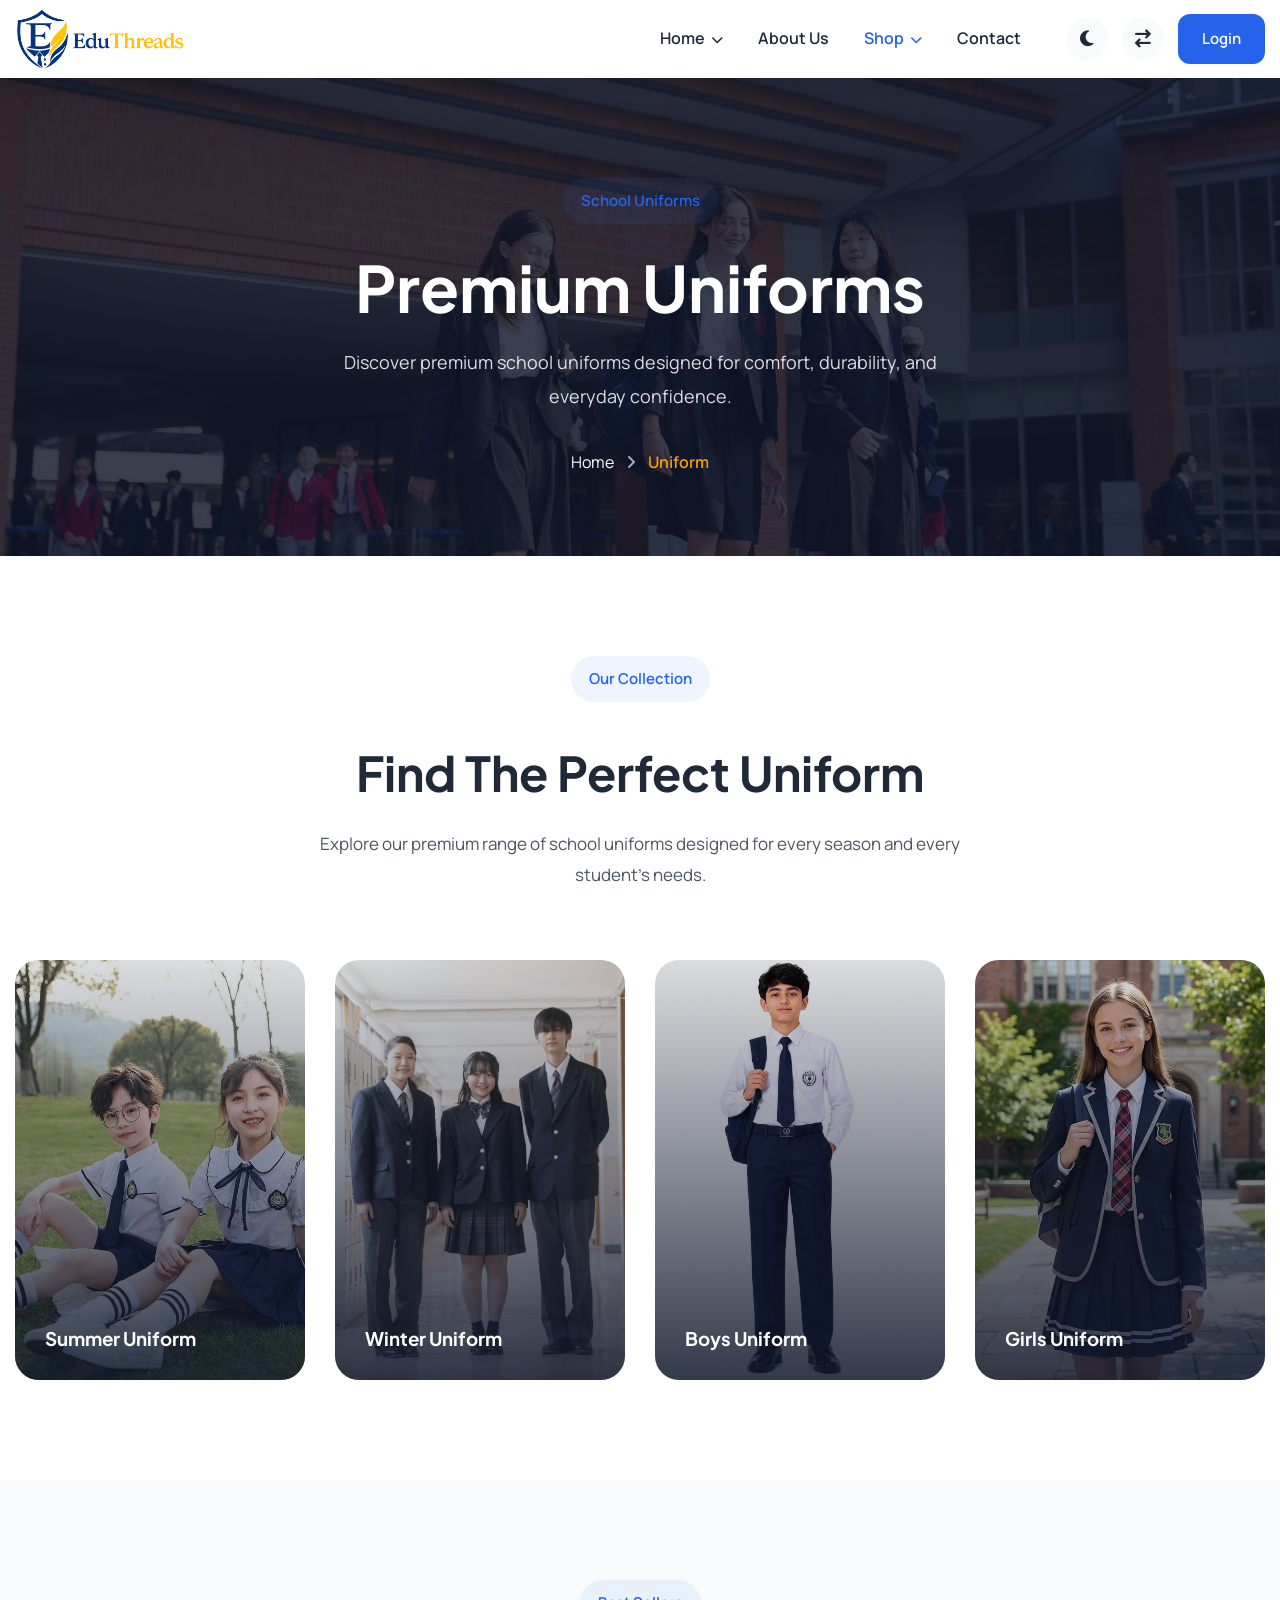
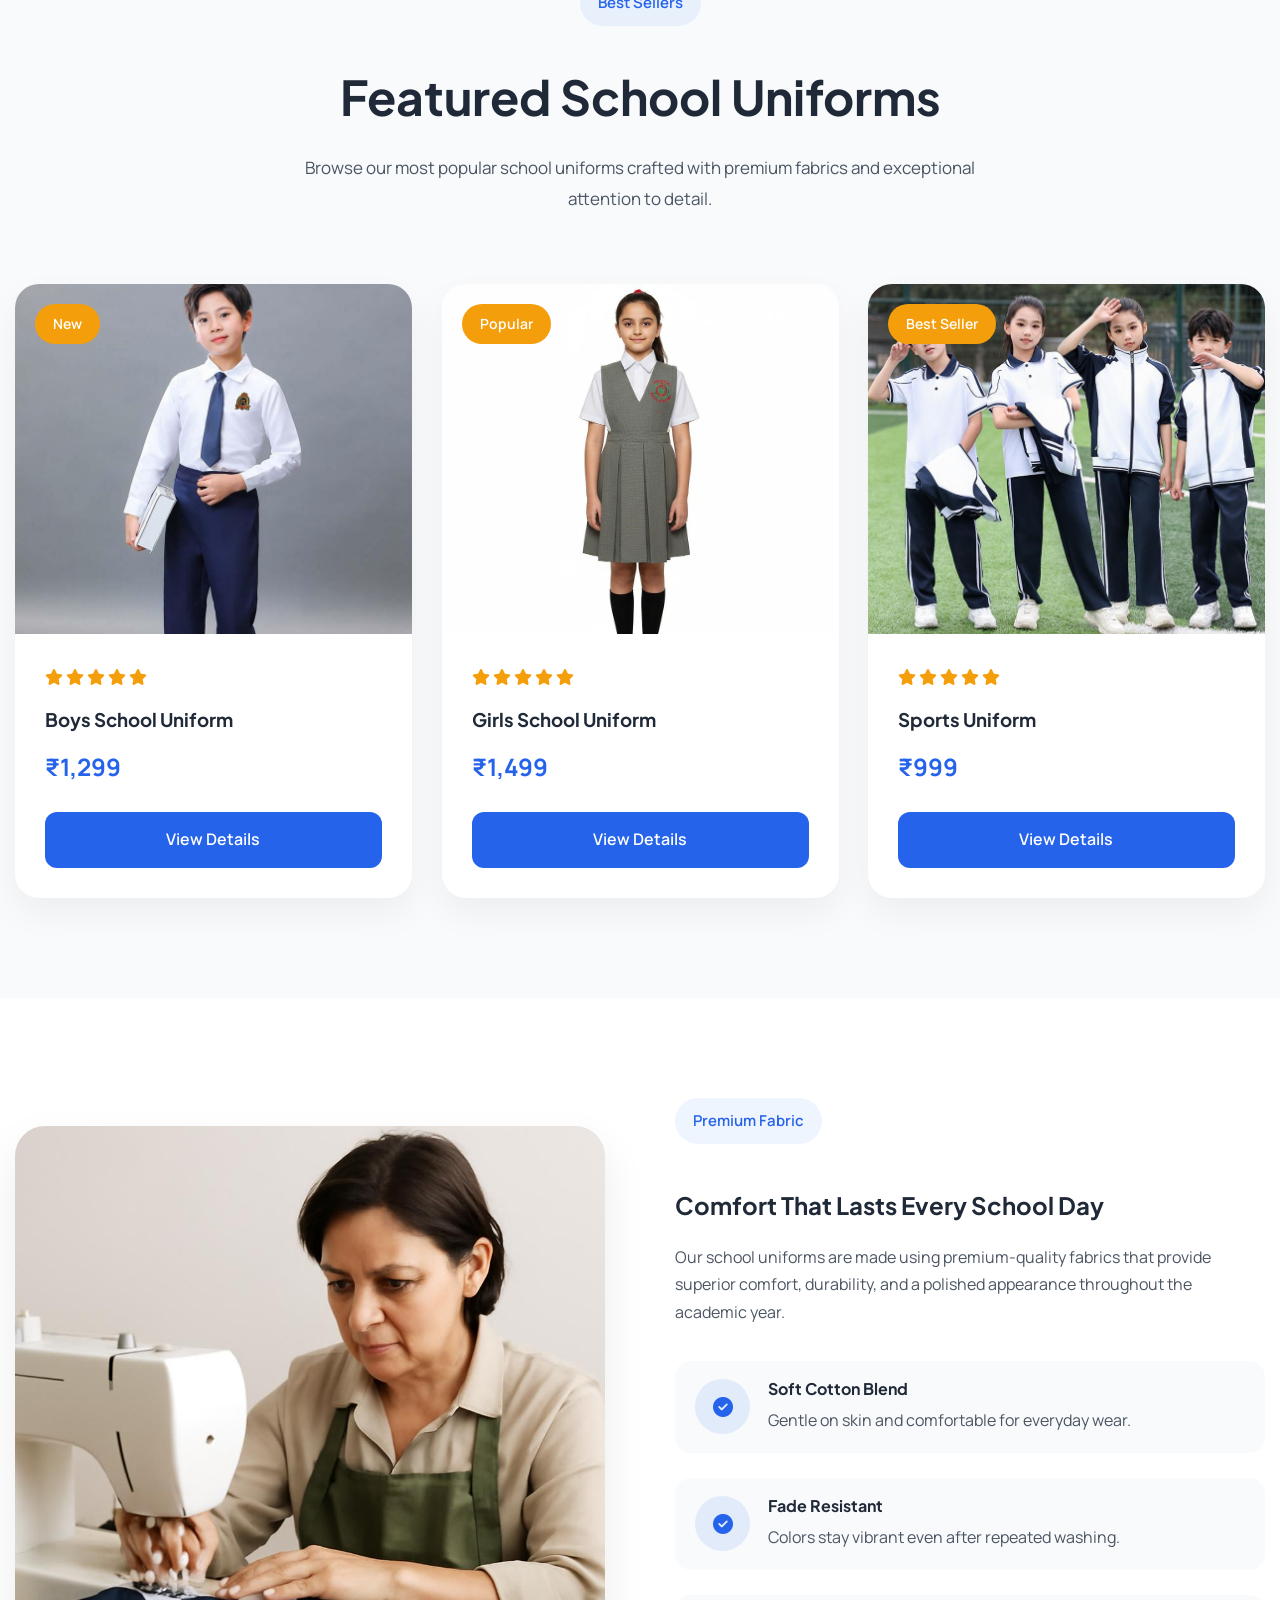
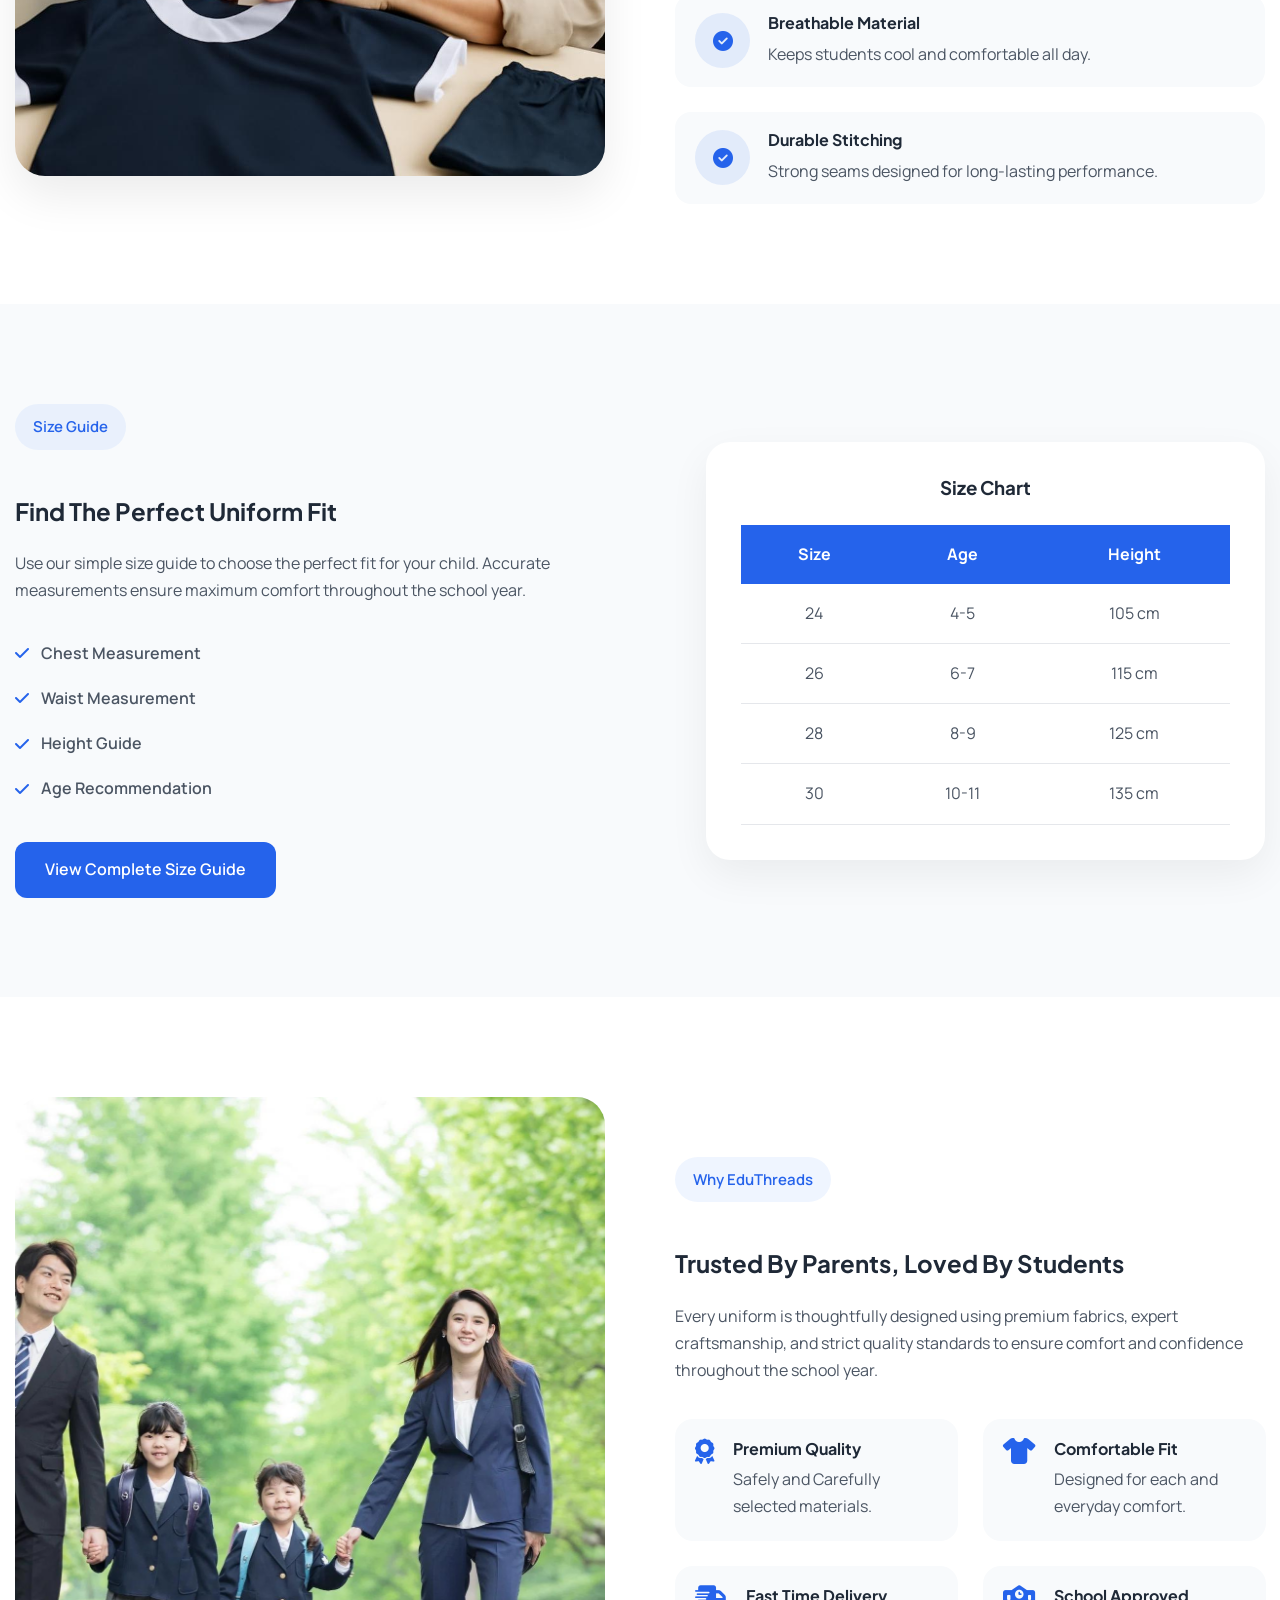
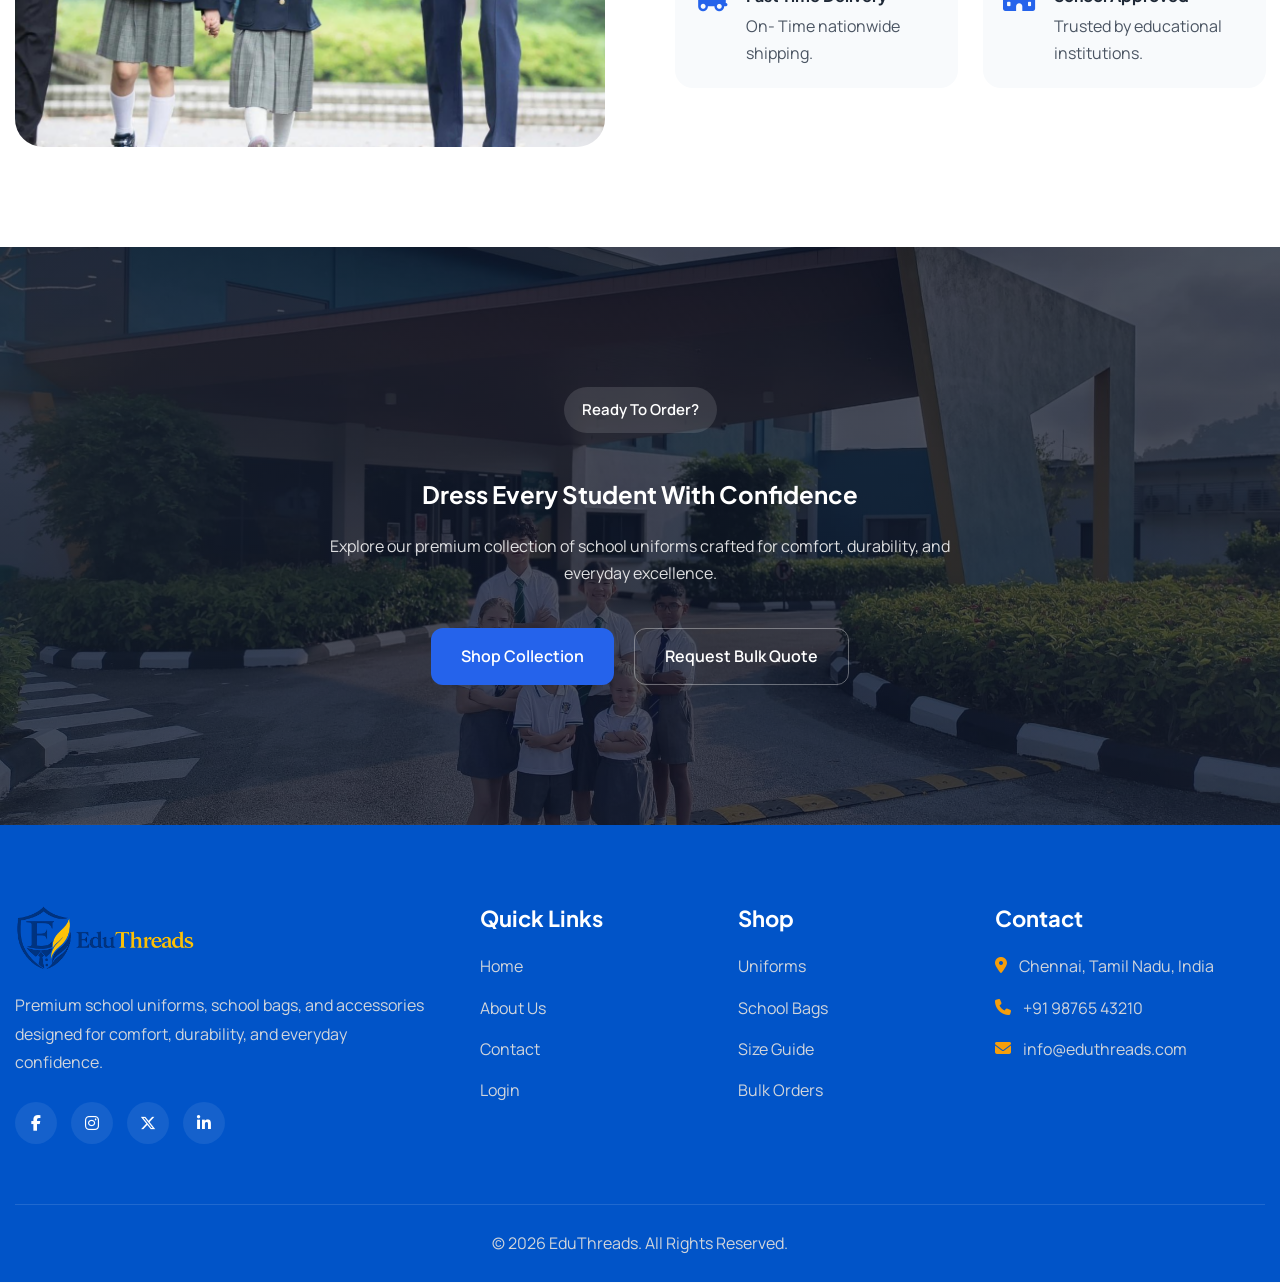
<file: uniforms.html>
<!DOCTYPE html>
<html lang="en">

<head>

    <!--=========================================
                META TAGS
    ==========================================-->

    <meta charset="UTF-8">
    <meta name="viewport" content="width=device-width, initial-scale=1.0">

    <!--=========================================
                WEBSITE TITLE
    ==========================================-->

    <title>EduThreads</title>

    <!--=========================================
                FAVICON
    ==========================================-->

    <link rel="shortcut icon" href="images/favicon.png" type="image/x-icon">

    <!--=========================================
                GOOGLE FONTS
    ==========================================-->

    <link rel="preconnect" href="https://fonts.googleapis.com">

    <link rel="preconnect" href="https://fonts.gstatic.com" crossorigin>

    <link
        href="https://fonts.googleapis.com/css2?family=Manrope:wght@400;500;600;700&family=Plus+Jakarta+Sans:wght@600;700;800&display=swap"
        rel="stylesheet">

    <!--=========================================
                FONT AWESOME
    ==========================================-->

    <link rel="stylesheet" href="https://cdnjs.cloudflare.com/ajax/libs/font-awesome/6.7.2/css/all.min.css"
        integrity="sha512-Evv84Mr4kqVGRNSgIGL/F/aIDqQb7xQ2vcrdIwxfjThSH8CSR7PBEakCr51Ck+w+/U6swU2Im1vVX0SVk9ABhg=="
        crossorigin="anonymous" referrerpolicy="no-referrer" />

    <!--=========================================
                CSS
    ==========================================-->

    <link rel="stylesheet" href="css/style.css">

</head>

<body>

    <!--=========================================
                HEADER START
==========================================-->

    <header class="header">

        <div class="global-container">

            <div class="navbar">

                <!--========== LOGO ==========-->

                <a href="index.html" class="logo">

                    <img src="images/logo.png" alt="EduThreads Logo">

                </a>

                <!--========== NAVIGATION ==========-->

                <nav class="nav-menu">

                    <ul class="nav-list">

                        <!--========== HOME ==========-->

                        <li class="nav-item dropdown">

                            <button class="dropdown-toggle">

                                <span>Home</span>

                                <i class="fa-solid fa-chevron-down"></i>

                            </button>

                            <ul class="dropdown-menu">

                                <li>

                                    <a href="index.html">

                                        Home 1

                                    </a>

                                </li>

                                <li>

                                    <a href="home-2.html">

                                        Home 2

                                    </a>

                                </li>

                            </ul>

                        </li>

                        <!--========== ABOUT ==========-->

                        <li class="nav-item">

                            <a href="about.html">

                                About Us

                            </a>

                        </li>

                        <!--========== SHOP ==========-->

                        <li class="nav-item dropdown">

                            <button class="dropdown-toggle active">

                                <span>Shop</span>

                                <i class="fa-solid fa-chevron-down"></i>

                            </button>

                            <ul class="dropdown-menu">

                                <li>

                                    <a href="uniforms.html" class="active">

                                        Uniforms

                                    </a>

                                </li>

                                <li>

                                    <a href="size-guide.html">

                                        Size Guide

                                    </a>

                                </li>

                                <li>

                                    <a href="bulk-orders.html">

                                        Bulk Orders

                                    </a>

                                </li>

                            </ul>

                        </li>

                        <!--========== CONTACT ==========-->

                        <li class="nav-item">

                            <a href="contact.html">

                                Contact

                            </a>

                        </li>

                    </ul>


                </nav>

                <!--========== HEADER ACTIONS ==========-->

                <div class="header-actions">

                    <!-- Dark Mode -->

                    <button class="icon-btn" data-theme-toggle aria-label="Dark Mode">

                        <i class="fa-solid fa-moon"></i>

                    </button>

                    <!-- RTL -->

                    <button class="icon-btn" data-rtl-toggle aria-label="RTL Mode">

                        <i class="fa-solid fa-arrow-right-arrow-left"></i>

                    </button>

                    <!-- Login -->

                    <a href="login.html" class="primary-btn">

                        Login

                    </a>

                    <!-- Mobile Menu -->

                    <button class="menu-toggle">

                        <i class="fa-solid fa-bars"></i>

                    </button>

                </div>

            </div>

        </div>

    </header>



    <!--=========================================
            PAGE HERO START
==========================================-->

    <section class="page-hero uniform-hero">

        <div class="page-hero-overlay"></div>

        <div class="global-container">

            <div class="page-hero-content">

                <span class="section-badge">

                    School Uniforms

                </span>

                <h1>

                    Premium Uniforms

                </h1>


                <p>

                    Discover premium school uniforms designed for comfort, durability, and everyday confidence.

                </p>

                <div class="page-breadcrumb">

                    <a href="index.html">

                        Home

                    </a>

                    <i class="fa-solid fa-angle-right"></i>

                    <span>

                        Uniform

                    </span>

                </div>

            </div>

        </div>

    </section>

    <!--=========================================
            PAGE HERO END
==========================================-->



    <!--=========================================
        UNIFORM CATEGORIES START
==========================================-->

    <section class="uniform-category section">

        <div class="global-container">

            <div class="section-title">

                <span class="section-badge">

                    Our Collection

                </span>

                <h2>

                    Find The Perfect Uniform

                </h2>

                <p>

                    Explore our premium range of school uniforms designed for every season and every student's needs.

                </p>

            </div>

            <div class="uniform-category-wrapper">

                <!-- Summer -->

                <a href="#" class="uniform-category-card">

                    <img src="images/summer-uniform.jpg" alt="Summer Uniform">

                    <div class="uniform-category-content">

                        <h3>

                            Summer Uniform

                        </h3>

                    </div>

                </a>

                <!-- Winter -->

                <a href="#" class="uniform-category-card">

                    <img src="images/winter-uniform.jpg" alt="Winter Uniform">

                    <div class="uniform-category-content">

                        <h3>

                            Winter Uniform

                        </h3>

                    </div>

                </a>

                <!-- Boys -->

                <a href="#" class="uniform-category-card">

                    <img src="images/boys-uniform.jpg" alt="Boys Uniform">

                    <div class="uniform-category-content">

                        <h3>

                            Boys Uniform

                        </h3>

                    </div>

                </a>

                <!-- Girls -->

                <a href="#" class="uniform-category-card">

                    <img src="images/girls-uniform.jpg" alt="Girls Uniform">

                    <div class="uniform-category-content">

                        <h3>

                            Girls Uniform

                        </h3>

                    </div>

                </a>

            </div>

        </div>

    </section>

    <!--=========================================
        UNIFORM CATEGORIES END
==========================================-->


    <!--=========================================
        FEATURED UNIFORMS START
==========================================-->

    <section class="featured-uniforms section">

        <div class="global-container">

            <div class="section-title">

                <span class="section-badge">

                    Best Sellers

                </span>

                <h2>

                    Featured School Uniforms

                </h2>

                <p>

                    Browse our most popular school uniforms crafted with premium fabrics and exceptional attention to
                    detail.

                </p>

            </div>

            <div class="featured-uniform-wrapper">

                <!-- Product -->

                <div class="featured-uniform-card">

                    <div class="featured-uniform-image">

                        <img src="images/uni-product-1.jpg" alt="School Uniform">

                        <span class="uniform-badge">

                            New

                        </span>

                    </div>

                    <div class="featured-uniform-content">

                        <div class="uniform-rating">

                            <i class="fa-solid fa-star"></i>

                            <i class="fa-solid fa-star"></i>

                            <i class="fa-solid fa-star"></i>

                            <i class="fa-solid fa-star"></i>

                            <i class="fa-solid fa-star"></i>

                        </div>

                        <h3>

                            Boys School Uniform

                        </h3>

                        <span class="uniform-price">

                            ₹1,299

                        </span>

                        <a href="#" class="primary-btn">

                            View Details

                        </a>

                    </div>

                </div>

                <!-- Product -->

                <div class="featured-uniform-card">

                    <div class="featured-uniform-image">

                        <img src="images/uni-product-2.jpg" alt="Girls Uniform">

                        <span class="uniform-badge">

                            Popular

                        </span>

                    </div>

                    <div class="featured-uniform-content">

                        <div class="uniform-rating">

                            <i class="fa-solid fa-star"></i>

                            <i class="fa-solid fa-star"></i>

                            <i class="fa-solid fa-star"></i>

                            <i class="fa-solid fa-star"></i>

                            <i class="fa-solid fa-star"></i>

                        </div>

                        <h3>

                            Girls School Uniform

                        </h3>

                        <span class="uniform-price">

                            ₹1,499

                        </span>

                        <a href="#" class="primary-btn">

                            View Details

                        </a>

                    </div>

                </div>

                <!-- Product -->

                <div class="featured-uniform-card">

                    <div class="featured-uniform-image">

                        <img src="images/uni-product-3.jpg" alt="Sports Uniform">

                        <span class="uniform-badge">

                            Best Seller

                        </span>

                    </div>

                    <div class="featured-uniform-content">

                        <div class="uniform-rating">

                            <i class="fa-solid fa-star"></i>

                            <i class="fa-solid fa-star"></i>

                            <i class="fa-solid fa-star"></i>

                            <i class="fa-solid fa-star"></i>

                            <i class="fa-solid fa-star"></i>

                        </div>

                        <h3>

                            Sports Uniform

                        </h3>

                        <span class="uniform-price">

                            ₹999

                        </span>

                        <a href="#" class="primary-btn">

                            View Details

                        </a>

                    </div>

                </div>

            </div>

        </div>

    </section>

    <!--=========================================
        FEATURED UNIFORMS END
==========================================-->

    <!--=========================================
        FABRIC FEATURES START
==========================================-->

    <section class="uniform-fabric section">

        <div class="global-container">

            <div class="uniform-fabric-wrapper">

                <!-- Image -->

                <div class="uniform-fabric-image">

                    <img src="images/fabric.jpg" alt="Premium Fabric">

                </div>

                <!-- Content -->

                <div class="uniform-fabric-content">

                    <span class="section-badge">

                        Premium Fabric

                    </span>

                    <h2>

                        Comfort That Lasts
                        Every School Day

                    </h2>

                    <p>

                        Our school uniforms are made using premium-quality fabrics that provide superior comfort,
                        durability, and a polished appearance throughout the academic year.

                    </p>

                    <div class="fabric-list">

                        <div class="fabric-item">

                            <i class="fa-solid fa-circle-check"></i>

                            <div>

                                <h4>Soft Cotton Blend</h4>

                                <p>Gentle on skin and comfortable for everyday wear.</p>

                            </div>

                        </div>

                        <div class="fabric-item">

                            <i class="fa-solid fa-circle-check"></i>

                            <div>

                                <h4>Fade Resistant</h4>

                                <p>Colors stay vibrant even after repeated washing.</p>

                            </div>

                        </div>

                        <div class="fabric-item">

                            <i class="fa-solid fa-circle-check"></i>

                            <div>

                                <h4>Breathable Material</h4>

                                <p>Keeps students cool and comfortable all day.</p>

                            </div>

                        </div>

                        <div class="fabric-item">

                            <i class="fa-solid fa-circle-check"></i>

                            <div>

                                <h4>Durable Stitching</h4>

                                <p>Strong seams designed for long-lasting performance.</p>

                            </div>

                        </div>

                    </div>

                </div>

            </div>

        </div>

    </section>

    <!--=========================================
        FABRIC FEATURES END
==========================================-->

    <!--=========================================
        SIZE GUIDE PREVIEW START
==========================================-->

    <section class="size-guide-preview section">

        <div class="global-container">

            <div class="size-guide-wrapper">

                <!--========== LEFT ==========-->

                <div class="size-guide-content">

                    <span class="section-badge">

                        Size Guide

                    </span>

                    <h2>

                        Find The Perfect
                        Uniform Fit

                    </h2>

                    <p>

                        Use our simple size guide to choose the perfect fit for your child.
                        Accurate measurements ensure maximum comfort throughout the school year.

                    </p>

                    <ul class="size-guide-list">

                        <li>

                            <i class="fa-solid fa-check"></i>

                            Chest Measurement

                        </li>

                        <li>

                            <i class="fa-solid fa-check"></i>

                            Waist Measurement

                        </li>

                        <li>

                            <i class="fa-solid fa-check"></i>

                            Height Guide

                        </li>

                        <li>

                            <i class="fa-solid fa-check"></i>

                            Age Recommendation

                        </li>

                    </ul>

                    <a href="size-guide.html" class="primary-btn">

                        View Complete Size Guide

                    </a>

                </div>

                <!--========== RIGHT ==========-->

                <div class="size-table-card">

                    <h3>

                        Size Chart

                    </h3>

                    <table>

                        <thead>

                            <tr>

                                <th>Size</th>

                                <th>Age</th>

                                <th>Height</th>

                            </tr>

                        </thead>

                        <tbody>

                            <tr>

                                <td>24</td>

                                <td>4-5</td>

                                <td>105 cm</td>

                            </tr>

                            <tr>

                                <td>26</td>

                                <td>6-7</td>

                                <td>115 cm</td>

                            </tr>

                            <tr>

                                <td>28</td>

                                <td>8-9</td>

                                <td>125 cm</td>

                            </tr>

                            <tr>

                                <td>30</td>

                                <td>10-11</td>

                                <td>135 cm</td>

                            </tr>

                        </tbody>

                    </table>

                </div>

            </div>

        </div>

    </section>

    <!--=========================================
        SIZE GUIDE PREVIEW END
==========================================-->

    <!--=========================================
        TRUST SECTION START
==========================================-->

    <section class="uniform-trust section">

        <div class="global-container">

            <div class="uniform-trust-wrapper">

                <!-- Left -->

                <div class="uniform-trust-image">

                    <img src="images/trust.jpg" alt="School Uniform">

                </div>

                <!-- Right -->

                <div class="uniform-trust-content">

                    <span class="section-badge">

                        Why EduThreads

                    </span>

                    <h2>

                        Trusted By Parents,
                        Loved By Students

                    </h2>

                    <p>

                        Every uniform is thoughtfully designed using premium fabrics,
                        expert craftsmanship, and strict quality standards to ensure
                        comfort and confidence throughout the school year.

                    </p>

                    <div class="trust-grid">

                        <div class="trust-item">

                            <i class="fa-solid fa-award"></i>

                            <div>

                                <h4>

                                    Premium Quality

                                </h4>

                                <span>

                                    Safely and Carefully selected materials.

                                </span>

                            </div>

                        </div>

                        <div class="trust-item">

                            <i class="fa-solid fa-shirt"></i>

                            <div>

                                <h4>

                                    Comfortable Fit

                                </h4>

                                <span>

                                    Designed for each and everyday comfort.

                                </span>

                            </div>

                        </div>

                        <div class="trust-item">

                            <i class="fa-solid fa-truck-fast"></i>

                            <div>

                                <h4>

                                    Fast Time Delivery

                                </h4>

                                <span>

                                    On- Time nationwide shipping.

                                </span>

                            </div>

                        </div>

                        <div class="trust-item">

                            <i class="fa-solid fa-school"></i>

                            <div>

                                <h4>

                                    School Approved

                                </h4>

                                <span>

                                    Trusted by educational institutions.

                                </span>

                            </div>

                        </div>

                    </div>

                </div>

            </div>

        </div>

    </section>

    <!--=========================================
        TRUST SECTION END
==========================================-->

    <!--=========================================
            CTA START
==========================================-->

    <section class="uniform-cta">

        <div class="uniform-cta-overlay"></div>

        <div class="global-container">

            <div class="uniform-cta-content">

                <span class="section-badge">

                    Ready To Order?

                </span>

                <h2>

                    Dress Every Student
                    With Confidence

                </h2>

                <p>

                    Explore our premium collection of school uniforms crafted for
                    comfort, durability, and everyday excellence.

                </p>

                <div class="uniform-cta-buttons">

                    <a href="shop.html" class="primary-btn">

                        Shop Collection

                    </a>

                    <a href="contact.html" class="secondary-btn">

                        Request Bulk Quote

                    </a>

                </div>

            </div>

        </div>

    </section>

    <!--=========================================
            CTA END
==========================================-->


    <!--=========================================
                FOOTER START
==========================================-->

    <footer class="footer">

        <div class="global-container">

            <div class="footer-wrapper">

                <!--========== ABOUT ==========-->

                <div class="footer-column">

                    <a href="index.html" class="footer-logo">

                        <img src="images/logo.png" alt="EduThreads Logo">

                    </a>

                    <p class="footer-description">

                        Premium school uniforms, school bags, and accessories designed for comfort, durability, and
                        everyday confidence.

                    </p>

                    <div class="footer-social">

                        <a href="#"><i class="fa-brands fa-facebook-f"></i></a>

                        <a href="#"><i class="fa-brands fa-instagram"></i></a>

                        <a href="#"><i class="fa-brands fa-x-twitter"></i></a>

                        <a href="#"><i class="fa-brands fa-linkedin-in"></i></a>

                    </div>

                </div>

                <!--========== QUICK LINKS ==========-->

                <div class="footer-column">

                    <h3>Quick Links</h3>

                    <ul>

                        <li><a href="index.html">Home</a></li>

                        <li><a href="about.html">About Us</a></li>

                        <li><a href="contact.html">Contact</a></li>

                        <li><a href="login.html">Login</a></li>

                    </ul>

                </div>

                <!--========== SHOP ==========-->

                <div class="footer-column">

                    <h3>Shop</h3>

                    <ul>

                        <li><a href="shop/uniforms.html">Uniforms</a></li>

                        <li><a href="shop/school-bags.html">School Bags</a></li>

                        <li><a href="shop/size-guide.html">Size Guide</a></li>

                        <li><a href="shop/bulk-orders.html">Bulk Orders</a></li>

                    </ul>

                </div>

                <!--========== CONTACT ==========-->

                <div class="footer-column">

                    <h3>Contact</h3>

                    <ul class="footer-contact">

                        <li>

                            <i class="fa-solid fa-location-dot"></i>

                            Chennai, Tamil Nadu, India

                        </li>

                        <li>

                            <i class="fa-solid fa-phone"></i>

                            +91 98765 43210

                        </li>

                        <li>

                            <i class="fa-solid fa-envelope"></i>

                            info@eduthreads.com

                        </li>

                    </ul>

                </div>

            </div>

            <!--========== FOOTER BOTTOM ==========-->

            <div class="footer-bottom">

                <p>

                    © 2026 EduThreads. All Rights Reserved.

                </p>

            </div>

        </div>

    </footer>

    <!--=========================================
                FOOTER END
==========================================-->

    <!-- Scroll To Top -->
    <button class="scroll-top" id="scrollTopBtn" aria-label="Scroll to Top">
        <i class="fa-solid fa-arrow-up"></i>
    </button>

    <script src="js/main.js"></script>

</body>

</html>
</file>
<file: css/style.css>
/*=========================================
            GOOGLE FONTS
=========================================*/

:root {

    /*=========================================
                COLORS
    =========================================*/

    --primary-color: #2563EB;
    --secondary-color: #F59E0B;

    --white-color: #FFFFFF;
    --black-color: #111827;

    --heading-color: #1F2937;
    --text-color: #4B5563;

    --border-color: #E5E7EB;
    --background-color: #F8FAFC;

    /*=========================================
                TYPOGRAPHY
    =========================================*/

    --heading-font: "Plus Jakarta Sans", sans-serif;
    --body-font: "Manrope", sans-serif;

    /*=========================================
                FONT SIZE
    =========================================*/

    --fs-1: 4rem;
    --fs-2: 3rem;
    --fs-3: 2.25rem;
    --fs-4: 1.75rem;
    --fs-5: 1.5rem;
    --fs-6: 1.25rem;

    --fs-lg: 1.125rem;
    --fs-md: 1rem;
    --fs-sm: 0.95rem;
    --fs-xs: 0.875rem;

    /*=========================================
                FONT WEIGHT
    =========================================*/

    --fw-400: 400;
    --fw-500: 500;
    --fw-600: 600;
    --fw-700: 700;
    --fw-800: 800;

    /*=========================================
                BORDER RADIUS
    =========================================*/

    --radius-sm: 8px;
    --radius-md: 12px;
    --radius-lg: 18px;
    --radius-xl: 24px;

    /*=========================================
                TRANSITION
    =========================================*/

    --transition: all .3s ease;

}

/*=========================================
            RESET CSS
=========================================*/

*,
*::before,
*::after {

    margin: 0;
    padding: 0;
    box-sizing: border-box;

}

html {

    scroll-behavior: smooth;

}

body {

    font-family: var(--body-font);
    font-size: var(--fs-md);
    color: var(--text-color);
    background: var(--background-color);
    line-height: 1.7;
    overflow-x: hidden;

}

h1,
h2,
h3,
h4,
h5,
h6 {

    font-family: var(--heading-font);
    color: var(--heading-color);
    font-weight: var(--fw-700);
    line-height: 1.2;

}

ul {

    list-style: none;

}

a {

    text-decoration: none;
    color: inherit;

}

img {

    display: block;
    max-width: 100%;
    height: auto;

}

button,
input,
textarea,
select {

    font: inherit;
    outline: none;
    border: none;

}

button {

    cursor: pointer;
    background: none;

}

textarea {

    resize: none;

}

/*=========================================
            REUSABLE CLASSES
=========================================*/

.global-container {

    width: 100%;
    max-width: 1320px;
    margin: 0 auto;
    padding: 0 15px;

}

.section {

    padding: 100px 0;

}

.primary-btn {

    display: inline-flex;
    align-items: center;
    justify-content: center;
    gap: 10px;

    padding: 14px 30px;

    background: var(--primary-color);
    color: var(--white-color);

    border-radius: var(--radius-md);

    font-weight: var(--fw-600);

    transition: var(--transition);

}

.primary-btn:hover {

    background: #1D4ED8;

}

.secondary-btn {

    display: inline-flex;
    align-items: center;
    justify-content: center;
    gap: 10px;

    padding: 14px 30px;

    border: 2px solid var(--primary-color);

    color: var(--primary-color);

    border-radius: var(--radius-md);

    font-weight: var(--fw-600);

    transition: var(--transition);

}

.secondary-btn:hover {

    background: var(--primary-color);
    color: var(--white-color);

}

/*=========================================
            CUSTOM SCROLLBAR
=========================================*/

::-webkit-scrollbar {

    width: 10px;

}

::-webkit-scrollbar-track {

    background: var(--white-color);

}

::-webkit-scrollbar-thumb {

    background: var(--primary-color);

}

::-webkit-scrollbar-thumb:hover {

    background: #1D4ED8;

}

/*=========================================
        SCROLL TO TOP
=========================================*/

.scroll-top {

    position: fixed;

    right: 10px;
    bottom: 25px;

    width: 45px;
    height: 45px;

    display: flex;
    align-items: center;
    justify-content: center;

    border-radius: 50%;

    background: var(--primary-color);
    color: var(--white-color);

    font-size: 16px;

    border: none;

    cursor: pointer;

    box-shadow: 0 12px 30px rgba(37, 99, 235, .30);

    opacity: 0;
    visibility: hidden;

    transform: translateY(20px);

    transition: var(--transition);

    z-index: 999;

}

.scroll-top.show {

    opacity: 1;
    visibility: visible;

    transform: translateY(0);

}

.scroll-top:hover {

    background: #1D4ED8;

    transform: translateY(-5px);

}

@media (max-width:767px) {

    .scroll-top {

        width: 48px;
        height: 48px;

        right: 18px;
        bottom: 18px;

        font-size: 16px;

    }

}

/*********************************************************Navbar*****************************************************/

/*=========================================
            HEADER
=========================================*/

.header {

    position: sticky;
    top: 0;
    left: 0;
    width: 100%;

    background: var(--white-color);

    z-index: 999;

    box-shadow: 0 4px 20px rgba(0, 0, 0, 0.05);

}

/*=========================================
            NAVBAR
=========================================*/

.navbar {

    display: flex;
    align-items: center;
    justify-content: space-between;

    height: 78px;

}

/*=========================================
            LOGO
=========================================*/

.logo {

    display: flex;
    align-items: center;

}

.logo img {

    width: 170px;
    display: block;

}

/*=========================================
            NAV MENU
=========================================*/

.nav-menu {

    margin-left: auto;

}

.nav-list {

    display: flex;
    align-items: center;
    gap: 35px;

}

.nav-item {

    position: relative;

}

.nav-item>a {

    display: flex;
    align-items: center;
    gap: 8px;

    font-family: var(--body-font);
    font-size: 16px;
    font-weight: 600;

    color: var(--heading-color);

    transition: var(--transition);

}

.nav-item>a:hover {

    color: var(--primary-color);

}

.nav-item>a i {

    font-size: 12px;

}

/*=========================================
            DROPDOWN
=========================================*/

.dropdown-menu {

    position: absolute;
    top: 130%;
    left: 0;

    min-width: 210px;

    padding: 8px 0;

    border-radius: 12px;


    background: var(--white-color);

    box-shadow: 0 10px 30px rgba(0, 0, 0, 0.08);

    opacity: 0;
    visibility: hidden;

    transform: translateY(12px);

    transition: var(--transition);

}

.dropdown:hover .dropdown-menu {

    opacity: 1;
    visibility: visible;

    transform: translateY(0);

}

.dropdown-menu li a {

    display: block;

    padding: 10px 18px;

    font-size: 15px;

    font-weight: var(--fw-500);

    transition: var(--transition);

}

.dropdown-menu li a:hover {

    color: var(--primary-color);
    background: rgba(37, 99, 235, 0.08);

}

/*=========================================
        DROPDOWN TOGGLE
=========================================*/

.dropdown-toggle {

    display: flex;
    align-items: center;
    gap: 6px;

    background: transparent;

    border: none;

    cursor: pointer;

    font-family: var(--body-font);
    font-size: 16px;
    font-weight: 600;

    color: var(--heading-color);

    transition: var(--transition);

}

.dropdown-toggle:hover {

    color: var(--primary-color);

}

.dropdown-toggle i {

    font-size: 12px;
    /* Reduce arrow size */
    transition: var(--transition);
    margin-bottom: -2px;

}

.dropdown:hover .dropdown-toggle i {

    transform: rotate(180deg);

}

/*=========================================
            HEADER ACTIONS
=========================================*/

.header-actions {

    display: flex;
    align-items: center;

    gap: 14px;

    margin-left: 45px;

}

/*=========================================
            ICON BUTTON
=========================================*/

.icon-btn {

    width: 42px;
    height: 42px;
    font-size: 16px;
    display: flex;
    align-items: center;
    justify-content: center;

    border-radius: 50%;

    background: var(--background-color);

    color: var(--heading-color);

    transition: var(--transition);

}

.icon-btn:hover {

    background: var(--primary-color);
    color: var(--white-color);

}

.icon-btn i {

    font-size: 18px;

}

/*=========================================
            LOGIN BUTTON
=========================================*/

.header-actions .primary-btn {

    padding: 12px 24px;

    font-size: 15px;

    border-radius: 12px;

}

/*=========================================
            MENU TOGGLE
=========================================*/

.menu-toggle {

    display: none;

    width: 48px;
    height: 48px;

    border-radius: 50%;

    background: var(--primary-color);

    color: var(--white-color);

    justify-content: center;
    align-items: center;

    font-size: 20px;

    transition: var(--transition);

}

.menu-toggle:hover {

    background: #1D4ED8;

}

/*=========================================
        RESPONSIVE NAVBAR
=========================================*/

@media (max-width:1023px) {

    .navbar {

        height: 80px;

    }

    .logo img {

        width: 165px;

    }

    .menu-toggle {

        display: flex;

    }

    .header-actions> :not(.menu-toggle) {

        display: none;

    }

    .mobile-header-actions {

        display: flex;
        align-items: center;
        flex-wrap: wrap;
        gap: 10px;

        margin-bottom: 20px;
        padding-bottom: 16px;

        border-bottom: 1px solid var(--border-color);

    }

    .mobile-header-actions .icon-btn {

        width: 44px;
        height: 44px;

    }

    .mobile-header-actions .primary-btn {

        display: inline-flex;
        width: 100%;
        justify-content: center;

    }

    .nav-menu {

        position: fixed;

        top: 80px;
        left: -100%;

        width: 320px;
        height: calc(100vh - 80px);

        background: var(--white-color);

        overflow-y: auto;

        padding: 30px 25px;

        transition: var(--transition);

        box-shadow: 8px 0 25px rgba(0, 0, 0, .08);

    }

    .nav-menu.active {

        left: 0;

    }

    .nav-list {

        flex-direction: column;
        align-items: flex-start;
        gap: 0;

    }

    .nav-item {

        width: 100%;

    }

    .nav-item>a {

        justify-content: space-between;

        width: 100%;

        padding: 18px 0;

    }

    /*==========================
            DROPDOWN
    ==========================*/

    .dropdown-menu {

        position: static;

        opacity: 1;
        visibility: visible;

        transform: none;

        display: none;

        width: 100%;
        min-width: 100%;

        box-shadow: none;

        padding: 0 0 12px 18px;

        background: transparent;

    }

    .dropdown.active .dropdown-menu {

        display: block;

    }

    .dropdown-menu li a {

        padding: 10px 0;

        background: none;

    }

    .dropdown-menu li a:hover {

        background: none;

    }

    /*==========================
        HEADER ACTIONS
    ==========================*/

    .header-actions {

        gap: 10px;

        margin-left: 20px;

    }

}

@media(max-width:767px) {

    .navbar {

        height: 75px;

    }

    .nav-menu {

        top: 75px;

        width: 100%;

        height: calc(100vh - 75px);

        padding: 25px 20px;

    }

    .logo img {

        width: 150px;

    }

    .header-actions {

        gap: 8px;

    }

    .icon-btn {

        width: 42px;
        height: 42px;

    }

    .header-actions .primary-btn {

        display: none;

    }

}

@media(max-width:575px) {

    .logo img {

        width: 135px;

    }

    .icon-btn {

        width: 40px;
        height: 40px;

    }

}

/*=========================================
        ACTIVE MENU
=========================================*/

.nav-list>li>a.active,

.nav-list>li.dropdown.active>.dropdown-toggle {

    color: var(--primary-color);

    font-weight: 700;

}

.nav-list>li>a.active::after,

.nav-list>li.dropdown.active>.dropdown-toggle::after {

    width: 100%;

}

.dropdown-menu li a.active {

    color: var(--primary-color);

    background: rgba(37, 99, 235, .08);

    font-weight: 700;

}

.dropdown-menu li a.active::before {

    width: 4px;

}

/*=========================================
        ACTIVE DROPDOWN BUTTON
=========================================*/

.dropdown-toggle.active {

    color: var(--primary-color);

}

.dropdown-toggle.active span {

    color: var(--primary-color);

}

.dropdown-toggle.active i {

    color: var(--primary-color);

}

/****************************************************Footer**************************************************************/

/*=========================================
                FOOTER
=========================================*/

.footer {

    background: #0154c8;

    color: #D1D5DB;

    padding: 80px 0 25px;

}

.footer-wrapper {

    display: grid;

    grid-template-columns: 2fr 1fr 1fr 1.3fr;

    gap: 50px;

}

.footer-logo img {

    width: 180px;

    margin-bottom: 20px;

}

.footer-description {

    margin-bottom: 25px;

    line-height: 1.8;

}

.footer-column h3 {

    color: var(--white-color);

    margin-bottom: 22px;

    font-size: 22px;

}

.footer-column ul {

    display: flex;

    flex-direction: column;

    gap: 14px;

}

.footer-column ul li a {

    transition: var(--transition);

}

.footer-column ul li a:hover {

    color: var(--secondary-color);

    padding-left: 5px;

}

.footer-contact li {

    display: flex;

    align-items: flex-start;

    gap: 12px;

}

.footer-contact i {

    color: var(--secondary-color);

    margin-top: 4px;

}

.footer-social {

    display: flex;

    gap: 14px;

}

.footer-social a {

    width: 42px;

    height: 42px;

    display: flex;

    align-items: center;

    justify-content: center;

    border-radius: 50%;

    background: rgba(255, 255, 255, .08);

    color: var(--white-color);

    transition: var(--transition);

}

.footer-social a:hover {

    background: var(--secondary-color);

}

.footer-bottom {

    margin-top: 60px;

    padding-top: 25px;

    border-top: 1px solid rgba(255, 255, 255, .12);

    text-align: center;

}

@media(max-width:991px) {

    .footer-wrapper {

        grid-template-columns: repeat(2, 1fr);

        gap: 45px;

    }

}

@media(max-width:767px) {

    .footer {

        padding: 70px 0 25px;

    }

    .footer-wrapper {

        grid-template-columns: 1fr;

        gap: 40px;

        padding-bottom: 40px;

    }

    .footer-logo img {

        width: 165px;

    }

    .footer-description {

        max-width: 100%;

    }

    .footer-column h3 {

        margin-bottom: 20px;

    }

}

/******************************************************Home page 1********************************************************/

/*=========================================
                HERO
=========================================*/

.hero {

    position: relative;

    overflow: hidden;

    padding: 10px 0 20px;

    background: linear-gradient(135deg, #F8FAFC, #EFF6FF);

}

/* Decorative Shapes */

.hero::before {

    content: "";

    position: absolute;

    width: 420px;
    height: 420px;

    border-radius: 50%;

    background: rgba(59, 130, 246, .08);

    top: -180px;
    right: -120px;

}

.hero::after {

    content: "";

    position: absolute;

    width: 260px;
    height: 260px;

    border-radius: 50%;

    background: rgba(245, 158, 11, .12);

    bottom: -120px;
    left: -80px;

}

/*=========================================
            HERO WRAPPER
=========================================*/

.hero-wrapper {

    position: relative;

    z-index: 1;

    display: grid;

    grid-template-columns: 1.1fr .9fr;

    align-items: center;

    gap: 80px;

}

/*=========================================
            HERO CONTENT
=========================================*/

.hero-badge {

    display: inline-flex;

    align-items: center;

    gap: 10px;

    padding: 10px 18px;

    background: rgba(59, 130, 246, .08);

    color: var(--primary-color);

    border-radius: 50px;

    font-size: 15px;

    font-weight: 600;

    margin-bottom: 25px;

}

.hero-badge i {

    color: var(--secondary-color);

}

.hero-content h1 {

    font-size: 58px;

    line-height: 1.15;

    margin-bottom: 25px;

    max-width: 650px;

}

.hero-content p {

    font-size: 18px;

    line-height: 1.9;

    max-width: 580px;

    margin-bottom: 35px;

}

/*=========================================
            HERO BUTTONS
=========================================*/

.hero-buttons {

    display: flex;

    align-items: center;

    gap: 18px;

    margin-bottom: 45px;

}

.hero-buttons .primary-btn {

    padding: 16px 34px;

}

.hero-buttons .secondary-btn {

    padding: 16px 34px;

}

/*=========================================
            HERO STATS
=========================================*/

.hero-stats {

    display: flex;

    align-items: center;

    gap: 60px;

}

.stat-item {

    text-align: center;

}

.stat-item h3 {

    font-size: 42px;

    font-weight: 800;

    color: var(--primary-color);

    margin-bottom: 8px;

    line-height: 1;

}

.stat-item span {

    display: block;

    font-size: 15px;

    font-weight: 500;

    color: var(--text-color);

}

/*=========================================
            HERO IMAGE
=========================================*/

.hero-image {

    position: relative;

}

.hero-image img {

    width: 100%;

    max-width: 560px;

    margin-left: auto;

}

/*=========================================
            FLOATING CARDS
=========================================*/

.floating-card {

    position: absolute;

    display: flex;

    align-items: center;

    gap: 15px;

    background: var(--white-color);

    padding: 16px 20px;

    border-radius: 16px;

    box-shadow: 0 15px 40px rgba(0, 0, 0, .08);

}

.floating-card i {

    width: 48px;

    height: 48px;

    display: flex;

    align-items: center;

    justify-content: center;

    border-radius: 50%;

    background: rgba(59, 130, 246, .1);

    color: var(--primary-color);

    font-size: 20px;

}

.floating-card h4 {

    font-size: 18px;

    margin-bottom: 4px;

}

.floating-card span {

    font-size: 14px;

    color: var(--text-color);

}

/*=========================================
        CARD POSITIONS
=========================================*/

.quality-card {

    top: 8%;

    left: -70px;

}

.rating-card {

    top: 45%;

    right: -10px;

}

.delivery-card {

    bottom: 8%;

    left: -30px;

}

/*=========================================
            WHY CHOOSE US
=========================================*/

.why-choose {

    position: relative;

    overflow: hidden;

}

.why-choose-wrapper {

    display: grid;

    grid-template-columns: .9fr 1.1fr;

    align-items: center;

    gap: 80px;

}

/*=========================================
            IMAGE
=========================================*/

.why-choose-image {

    position: relative;

    display: flex;

    justify-content: center;

}

.why-choose-image::before {

    content: "";

    position: absolute;

    width: 420px;
    height: 420px;

    border-radius: 50%;

    background: rgba(59, 130, 246, .08);

    z-index: -1;

}

.why-choose-image img {

    width: 100%;

    max-width: 470px;

}

/*=========================================
            CONTENT
=========================================*/

.section-badge {

    display: inline-flex;

    align-items: center;

    padding: 10px 18px;

    border-radius: 50px;

    background: rgba(59, 130, 246, .08);

    color: var(--primary-color);

    font-size: 15px;

    font-weight: 600;

    margin-bottom: 22px;

}

.why-choose-content h2 {

    font-size: 48px;

    margin-bottom: 22px;

    line-height: 1.2;

}

.why-choose-content>p {

    font-size: 17px;

    line-height: 1.9;

    margin-bottom: 35px;

}

/*=========================================
            FEATURES
=========================================*/

.why-choose-features {

    display: grid;

    grid-template-columns: repeat(2, 1fr);

    gap: 25px;

    margin-bottom: 40px;

}

/*=========================================
            FEATURE ITEM
=========================================*/

.feature-item {

    display: flex;

    align-items: flex-start;

    gap: 18px;

    padding: 22px;

    border-radius: 18px;

    background: var(--white-color);

    border: 1px solid #EEF2F7;

    transition: var(--transition);

}

.feature-item:hover {

    transform: translateY(-8px);

    box-shadow: 0 15px 35px rgba(0, 0, 0, .06);

}

.feature-icon {

    width: 58px;
    height: 58px;

    display: flex;

    align-items: center;

    justify-content: center;

    border-radius: 16px;

    background: rgba(59, 130, 246, .10);

    flex-shrink: 0;

}

.feature-icon i {

    font-size: 24px;

    color: var(--primary-color);

}

.feature-content h3 {

    font-size: 20px;

    margin-bottom: 8px;

}

.feature-content p {

    font-size: 15px;

    line-height: 1.8;

    color: var(--text-color);

}

/*=========================================
            BUTTON
=========================================*/

.why-choose-content .primary-btn {

    padding: 16px 34px;

}

/*=========================================
            SHOP CATEGORY
=========================================*/

.shop-category {

    background: var(--white-color);

}

.section-title {

    max-width: 700px;

    margin: 0 auto 70px;

    text-align: center;

}

.section-title h2 {

    font-size: 48px;

    margin: 20px 0;

    line-height: 1.2;

}

.section-title p {

    font-size: 17px;

    line-height: 1.8;

}

/*=========================================
        CATEGORY WRAPPER
=========================================*/

.category-wrapper {

    display: flex;

    flex-direction: column;

    gap: 35px;

}

/*=========================================
        CATEGORY ITEM
=========================================*/

.category-item {

    display: grid;

    grid-template-columns: 1fr 1fr;

    align-items: center;

    gap: 70px;

    padding: 50px;

    border-radius: 28px;

    background: #F8FAFC;

    overflow: hidden;

    transition: var(--transition);

}

.category-item:hover {

    transform: translateY(-8px);

    box-shadow: 0 20px 45px rgba(0, 0, 0, .08);

}

.category-item.reverse {

    direction: rtl;

}

.category-item.reverse .category-content {

    direction: ltr;

}

/*=========================================
        CONTENT
=========================================*/

.category-number {

    display: inline-block;

    font-size: 60px;

    font-weight: 800;

    color: rgba(59, 130, 246, .15);

    margin-bottom: 15px;

}

.category-content h3 {

    font-size: 34px;

    margin-bottom: 18px;

}

.category-content p {

    font-size: 16px;

    line-height: 1.9;

    margin-bottom: 30px;

    max-width: 500px;

}

.category-btn {

    display: inline-flex;

    align-items: center;

    gap: 10px;

    color: var(--primary-color);

    font-weight: 600;

    transition: var(--transition);

}

.category-btn i {

    transition: var(--transition);

}

.category-btn:hover i {

    transform: translateX(8px);

}

/*=========================================
        IMAGE
=========================================*/

.category-image {

    display: flex;

    align-items: center;

    justify-content: center;

    height: 100%;

}

.category-image img {

    width: 100%;

    max-width: 420px;

    height: 350px;

    object-fit: contain;

}

.category-item:hover .category-image img {

    transform: scale(1.05);

}

/*=========================================
        FEATURED COLLECTIONS
=========================================*/

.featured-collections {

    background: #F8FAFC;

}

/*=========================================
        FILTER BUTTONS
=========================================*/

.collection-filter {

    display: flex;

    justify-content: center;

    align-items: center;

    gap: 16px;

    margin: 50px 0 60px;

    flex-wrap: wrap;

}

.collection-filter button {

    padding: 12px 26px;

    border: none;

    border-radius: 50px;

    background: var(--white-color);

    color: var(--heading-color);

    font-size: 15px;

    font-weight: 600;

    cursor: pointer;

    transition: var(--transition);

    box-shadow: 0 8px 20px rgba(0, 0, 0, .05);

}

.collection-filter button.active,

.collection-filter button:hover {

    background: var(--primary-color);

    color: var(--white-color);

}

/*=========================================
        PRODUCT GRID
=========================================*/

.collection-wrapper {

    display: grid;

    grid-template-columns: repeat(4, 1fr);

    gap: 30px;

}

/*=========================================
        PRODUCT CARD
=========================================*/

.collection-card {

    position: relative;

    background: var(--white-color);

    border-radius: 24px;

    overflow: hidden;

    transition: var(--transition);

    box-shadow: 0 12px 35px rgba(0, 0, 0, .05);

}

.collection-card:hover {

    transform: translateY(-10px);

    box-shadow: 0 20px 45px rgba(0, 0, 0, .10);

}

/*=========================================
        PRODUCT TAG
=========================================*/

.product-tag {

    position: absolute;

    top: 20px;

    left: 20px;

    padding: 8px 16px;

    border-radius: 30px;

    background: rgba(59, 130, 246, .1);

    color: var(--primary-color);

    font-size: 13px;

    font-weight: 600;

    z-index: 2;

}

/*=========================================
        PRODUCT IMAGE
=========================================*/

.product-image {

    height: 340px;

    overflow: hidden;

    background: #F8FAFC;

    padding: 0;

}

.product-image img {

    width: 100%;

    height: 100%;

    object-fit: cover;

    object-position: center top;

    transition: var(--transition);

}

.collection-card:hover .product-image img {

    transform: scale(1.08);

}

/*=========================================
        PRODUCT CONTENT
=========================================*/

.product-content {

    padding: 28px;

}

.product-content h3 {

    font-size: 24px;

    margin-bottom: 15px;

}

/*=========================================
        PRODUCT RATING
=========================================*/

.product-rating {

    display: flex;

    align-items: center;

    gap: 5px;

    margin-bottom: 25px;

}

.product-rating i {

    color: #FBBF24;

    font-size: 14px;

}

.product-rating span {

    margin-left: 8px;

    font-size: 14px;

    color: var(--text-color);

}

/*=========================================
        PRODUCT BOTTOM
=========================================*/

.product-bottom {

    display: flex;

    align-items: center;

    justify-content: space-between;

}

.product-bottom h4 {

    color: var(--primary-color);

    font-size: 28px;

    font-weight: 700;

}

.product-bottom a {

    color: var(--heading-color);

    font-weight: 600;

    transition: var(--transition);

}

.product-bottom a:hover {

    color: var(--primary-color);

}

/*=========================================
        BUTTON
=========================================*/

.collection-btn {

    text-align: center;

    margin-top: 60px;

}

/*=========================================
            HOW IT WORKS
=========================================*/

.how-it-works {

    background: var(--white-color);

    position: relative;

    overflow: hidden;

}

/*=========================================
            PROCESS WRAPPER
=========================================*/

.process-wrapper {

    position: relative;

    display: grid;

    grid-template-columns: repeat(4, 1fr);

    gap: 40px;

    margin-top: 70px;

}

/* Connecting Line */

.process-wrapper::before {

    content: "";

    position: absolute;

    top: 50px;

    left: 12%;

    width: 76%;

    height: 2px;

    border-top: 2px dashed rgba(59, 130, 246, .25);

    z-index: 0;

}

/*=========================================
            PROCESS ITEM
=========================================*/

.process-item {

    position: relative;

    text-align: center;

    z-index: 1;

    transition: var(--transition);

}

.process-item:hover {

    transform: translateY(-10px);

}

/*=========================================
            BACKGROUND NUMBER
=========================================*/

.process-number {

    position: absolute;

    top: -20px;

    left: 50%;

    transform: translateX(-50%);

    font-size: 80px;

    font-weight: 800;

    color: rgba(59, 130, 246, .08);

    z-index: -1;

}

/*=========================================
            ICON
=========================================*/

.process-icon {

    width: 100px;

    height: 100px;

    margin: 0 auto 30px;

    border-radius: 50%;

    background: var(--white-color);

    border: 2px solid rgba(59, 130, 246, .15);

    display: flex;

    align-items: center;

    justify-content: center;

    transition: var(--transition);

    box-shadow: 0 12px 30px rgba(0, 0, 0, .05);

}

.process-icon i {

    font-size: 34px;

    color: var(--primary-color);

    transition: var(--transition);

}

.process-item:hover .process-icon {

    background: var(--primary-color);

    border-color: var(--primary-color);

}

.process-item:hover .process-icon i {

    color: var(--white-color);

}

/*=========================================
            CONTENT
=========================================*/

.process-item h3 {

    font-size: 24px;

    margin-bottom: 15px;

}

.process-item p {

    font-size: 15px;

    line-height: 1.8;

    max-width: 240px;

    margin: auto;

}

/*=========================================
        SCHOOL PARTNERSHIP
=========================================*/

.school-partnership {

    background: #F8FAFC;

    overflow: hidden;

}

.partnership-wrapper {

    display: grid;

    grid-template-columns: 1fr 1fr;

    align-items: center;

    gap: 80px;

}

/*=========================================
        CONTENT
=========================================*/

.partnership-content h2 {

    font-size: 48px;

    margin: 20px 0;

    line-height: 1.2;

}

.partnership-content>p {

    font-size: 17px;

    line-height: 1.9;

    margin-bottom: 35px;

    max-width: 560px;

}

/*=========================================
        FEATURE LIST
=========================================*/

.partnership-list {

    display: grid;

    grid-template-columns: repeat(2, 1fr);

    gap: 18px;

    margin-bottom: 40px;

}

.partnership-list li {

    display: flex;

    align-items: center;

    gap: 12px;

    font-size: 16px;

    font-weight: 500;

}

.partnership-list li i {

    color: var(--primary-color);

    font-size: 20px;

}

/*=========================================
        BUTTONS
=========================================*/

.partnership-buttons {

    display: flex;

    gap: 18px;

    flex-wrap: wrap;

}

/*=========================================
        IMAGE
=========================================*/

.partnership-image {

    position: relative;

    display: flex;

    justify-content: center;

    align-items: center;

}

.partnership-image::before {

    content: "";

    position: absolute;

    width: 430px;

    height: 430px;

    border-radius: 50%;

    background: rgba(59, 130, 246, .08);

    z-index: 0;

}

.partnership-image img {

    position: relative;

    z-index: 1;

    width: 100%;

    max-width: 460px;

}

/*=========================================
        FLOATING CARDS
=========================================*/

.partnership-card {

    position: absolute;

    background: rgba(255, 255, 255, .9);

    backdrop-filter: blur(12px);

    padding: 20px 24px;

    border-radius: 18px;

    box-shadow: 0 18px 40px rgba(0, 0, 0, .08);

    z-index: 2;

    transition: var(--transition);

}

.partnership-card:hover {

    transform: translateY(-8px);

}

.partnership-card h3 {

    color: var(--primary-color);

    font-size: 34px;

    margin-bottom: 6px;

}

.partnership-card span {

    font-size: 15px;

    color: var(--text-color);

}

.top-card {

    top: 40px;

    left: 0;

}

.bottom-card {

    bottom: 40px;

    right: 0;

}

/*=========================================
            TESTIMONIALS
=========================================*/

.testimonials {

    background: var(--white-color);

}

/*=========================================
            SCHOOL LOGOS
=========================================*/

.school-logos {

    display: grid;

    grid-template-columns: repeat(6, 1fr);

    gap: 30px;

    align-items: center;

    margin: 60px 0 80px;

}

.school-logos img {

    width: 100%;

    max-width: 130px;

    margin: auto;

    filter: grayscale(100%);

    opacity: .65;

    transition: var(--transition);

}

.school-logos img:hover {

    filter: grayscale(0);

    opacity: 1;

    transform: scale(1.08);

}

/*=========================================
        TESTIMONIAL WRAPPER
=========================================*/

.testimonial-wrapper {

    display: grid;

    grid-template-columns: repeat(2, 1fr);

    gap: 35px;

}

/*=========================================
        TESTIMONIAL CARD
=========================================*/

.testimonial-card {

    padding: 40px;

    border-radius: 24px;

    background: #F8FAFC;

    border: 1px solid #EEF2F7;

    transition: var(--transition);

}

.testimonial-card:hover {

    transform: translateY(-8px);

    box-shadow: 0 20px 45px rgba(0, 0, 0, .08);

}

/*=========================================
        PROFILE
=========================================*/

.testimonial-profile {

    display: flex;

    align-items: center;

    gap: 18px;

    margin-bottom: 25px;

}

.testimonial-profile img {

    width: 70px;

    height: 70px;

    border-radius: 50%;

    object-fit: cover;

}

.testimonial-profile h3 {

    font-size: 22px;

    margin-bottom: 5px;

}

.testimonial-profile span {

    color: var(--text-color);

    font-size: 15px;

}

/*=========================================
        RATING
=========================================*/

.testimonial-rating {

    display: flex;

    gap: 6px;

    margin-bottom: 20px;

}

.testimonial-rating i {

    color: #FBBF24;

    font-size: 18px;

}

.testimonial-card p {

    line-height: 1.9;

    font-size: 16px;

}

/*=========================================
        OVERALL RATING
=========================================*/

.overall-rating {

    text-align: center;

    margin-top: 70px;

    padding: 45px;

    border-radius: 24px;

    background: linear-gradient(135deg, #EFF6FF, #F8FAFC);

}

.rating-stars {

    display: flex;

    justify-content: center;

    gap: 8px;

    margin-bottom: 18px;

}

.rating-stars i {

    color: #FBBF24;

    font-size: 24px;

}

.overall-rating h3 {

    font-size: 36px;

    margin-bottom: 12px;

}

.overall-rating p {

    font-size: 17px;

}

/*=========================================
            CONTACT CTA
=========================================*/

.contact-cta {

    padding: 100px 0;

}

.contact-cta-wrapper {

    position: relative;

    display: grid;

    grid-template-columns: 1fr .9fr;

    align-items: center;

    gap: 70px;

    padding: 70px;

    border-radius: 35px;

    background: linear-gradient(135deg, #2563EB, #3B82F6);

    overflow: hidden;

}

/* Decorative Circle */

.contact-cta-wrapper::before {

    content: "";

    position: absolute;

    width: 420px;

    height: 420px;

    border-radius: 50%;

    background: rgba(255, 255, 255, .08);

    top: -180px;

    right: -150px;

}

.contact-cta-wrapper::after {

    content: "";

    position: absolute;

    width: 220px;

    height: 220px;

    border-radius: 50%;

    background: rgba(255, 255, 255, .06);

    bottom: -80px;

    left: -60px;

}

/*=========================================
        CONTENT
=========================================*/

.contact-cta-content {

    position: relative;

    z-index: 2;

}

.contact-cta-content .section-badge {

    background: rgba(255, 255, 255, .15);

    color: var(--white-color);

}

.contact-cta-content h2 {

    color: var(--white-color);

    font-size: 54px;

    margin: 25px 0;

    line-height: 1.15;

}

.contact-cta-content p {

    color: rgba(255, 255, 255, .85);

    line-height: 1.9;

    font-size: 17px;

    max-width: 580px;

    margin-bottom: 40px;

}

/*=========================================
        BUTTONS
=========================================*/

.contact-cta-buttons {

    display: flex;

    gap: 18px;

    margin-bottom: 45px;

}

.contact-cta-buttons .primary-btn {

    background: var(--white-color);

    color: var(--primary-color);

}

.contact-cta-buttons .primary-btn:hover {

    background: var(--secondary-color);

    color: var(--white-color);

}

.contact-cta-buttons .secondary-btn {

    border: 2px solid rgba(255, 255, 255, .25);

    color: var(--white-color);

}

.contact-cta-buttons .secondary-btn:hover {

    background: var(--white-color);

    color: var(--primary-color);

}

/*=========================================
        CONTACT INFO
=========================================*/

.contact-info {

    display: flex;

    flex-wrap: wrap;

    gap: 25px;

}

.info-item {

    display: flex;

    align-items: center;

    gap: 12px;

    color: var(--white-color);

}

.info-item i {

    width: 46px;

    height: 46px;

    display: flex;

    align-items: center;

    justify-content: center;

    border-radius: 50%;

    background: rgba(255, 255, 255, .15);

}

/*=========================================
        IMAGE
=========================================*/

.contact-cta-image {

    position: relative;

    z-index: 2;

    display: flex;

    justify-content: center;

}

.contact-cta-image img {

    width: 100%;

    max-width: 470px;

}

/*=========================================
        RESPONSIVE
=========================================*/

@media(max-width:991px) {

    .contact-cta-wrapper {

        grid-template-columns: 1fr;

        text-align: center;

        padding: 50px;

    }

    .contact-cta-buttons {

        justify-content: center;

    }

    .contact-info {

        justify-content: center;

    }

    .contact-cta-content h2 {

        font-size: 42px;

    }

}

@media(max-width:767px) {

    .contact-cta {

        padding: 70px 0;

    }

    .contact-cta-wrapper {

        padding: 35px 25px;

    }

    .contact-cta-content h2 {

        font-size: 34px;

    }

    .contact-cta-buttons {

        flex-direction: column;

    }

    .contact-cta-buttons a {

        width: 100%;

        text-align: center;

    }

    .contact-info {

        flex-direction: column;

        align-items: flex-start;

    }

}

/*=========================================
        ORDER STEPS
=========================================*/

.order-steps {

    background: #F8FAFC;

}

.order-heading {

    max-width: 700px;

    margin: 0 auto 70px;

    text-align: center;

}

.order-steps-wrapper {

    display: grid;

    grid-template-columns: repeat(4, 1fr);

    gap: 30px;

}

.order-step-card {

    position: relative;

    background: var(--white-color);

    padding: 70px 30px 35px;

    border-radius: 24px;

    text-align: center;

    box-shadow: 0 15px 40px rgba(0, 0, 0, .05);

    transition: var(--transition);

    overflow: hidden;

}

.order-step-card:hover {

    transform: translateY(-10px);

    box-shadow: 0 25px 50px rgba(0, 0, 0, .08);

}

.order-step-number {

    position: absolute;

    top: 20px;

    right: 20px;

    font-size: 42px;

    font-weight: 800;

    color: rgba(37, 99, 235, .08);

    line-height: 1;

}

.order-step-icon {

    width: 90px;

    height: 90px;

    margin: 0 auto 25px;

    border-radius: 50%;

    background: rgba(37, 99, 235, .10);

    display: flex;

    align-items: center;

    justify-content: center;

    transition: var(--transition);

}

.order-step-icon i {

    font-size: 34px;

    color: var(--primary-color);

    transition: var(--transition);

}

.order-step-card:hover .order-step-icon {

    background: var(--primary-color);

}

.order-step-card:hover .order-step-icon i {

    color: var(--white-color);

}

.order-heading h2 {

    margin-bottom: 20px;

}

.order-step-card h3 {

    margin-bottom: 15px;

}

.order-step-card p {

    line-height: 1.8;

}

/**********************************************************Home 2 Page***********************************************************************/

.home2-hero {

    position: relative;

    min-height: 100vh;

    display: flex;

    align-items: center;

    background:
        linear-gradient(rgba(15, 23, 42, .65),
            rgba(15, 23, 42, .65)),
        url("../images/hero2-bg.jpg");

    background-size: cover;

    background-position: center;

}

.home2-hero-content {

    max-width: 650px;

    color: #fff;

}

.home2-hero h1 {

    font-size: 68px;

    color: #fff;

    margin: 25px 0;

}

.hero-buttons {

    display: flex;

    gap: 20px;

    margin-bottom: 120px;

}

.hero-bottom {

    position: absolute;

    bottom: 0;

    width: 100%;

    background: rgba(255, 255, 255, .08);

    backdrop-filter: blur(12px);

    padding: 25px 0;

}

.hero-features {

    display: grid;

    grid-template-columns: repeat(4, 1fr);

    gap: 40px;

    text-align: center;

}

.hero-features h3 {

    color: #fff;

    font-size: 34px;

}

.hero-features span {

    color: rgba(255, 255, 255, .8);

}

.home2-hero .hero-buttons .secondary-btn {

    color: var(--white-color);

}

/*=========================================
        SCHOOL COLLECTIONS
=========================================*/

.school-collections {

    background: #F8FAFC;

}

.school-collections-wrapper {

    display: grid;

    grid-template-columns: repeat(2, 1fr);

    gap: 30px;

}

.school-card {

    background: var(--white-color);

    border-radius: 24px;

    overflow: hidden;

    box-shadow: 0 12px 35px rgba(0, 0, 0, .05);

    transition: var(--transition);

}

.school-card:hover {

    transform: translateY(-8px);

    box-shadow: 0 20px 45px rgba(0, 0, 0, .10);

}

.school-card-image {

    height: 280px;

    overflow: hidden;

}

.school-card-image img {

    width: 100%;

    height: 100%;

    object-fit: cover;

    transition: .5s;

}

.school-card:hover img {

    transform: scale(1.08);

}

.school-card-content {

    padding: 30px;

}

.school-card-content h3 {

    margin-bottom: 18px;

    font-size: 28px;

}

.school-card-content a {

    display: inline-flex;

    align-items: center;

    gap: 10px;

    color: var(--primary-color);

    font-weight: 600;

}

.school-card-content a i {

    transition: .3s;

}

.school-card:hover a i {

    transform: translateX(6px);

}

/*=========================================
        FABRIC SHOWCASE
=========================================*/

.fabric-showcase {

    background: var(--white-color);

}

.fabric-wrapper {

    display: grid;

    grid-template-columns: 1fr 1fr;

    align-items: center;

    gap: 70px;

}

/*=========================================
        IMAGE
=========================================*/

.fabric-image {

    position: relative;

    overflow: hidden;

    border-radius: 30px;

    box-shadow: 0 20px 45px rgba(0, 0, 0, .08);

}

.fabric-image img {

    width: 100%;

    height: 650px;

    object-fit: cover;

    transition: var(--transition);

}

.fabric-image:hover img {

    transform: scale(1.08);

}

/*=========================================
        CONTENT
=========================================*/

.fabric-content .section-badge {

    margin-bottom: 20px;

}

.fabric-content h2 {

    margin-bottom: 25px;

    max-width: 520px;

}

.fabric-content p {

    margin-bottom: 35px;

    line-height: 1.9;

}

/*=========================================
        FEATURES
=========================================*/

.fabric-features {

    display: grid;

    grid-template-columns: repeat(2, 1fr);

    gap: 20px;

    margin-bottom: 45px;

}

.fabric-item {

    display: flex;

    align-items: center;

    gap: 14px;

    padding: 18px 20px;

    background: #F8FAFC;

    border-radius: 16px;

    transition: var(--transition);

}

.fabric-item:hover {

    background: var(--primary-color);

    transform: translateY(-5px);

}

.fabric-item i {

    color: var(--primary-color);

    font-size: 20px;

    transition: var(--transition);

}

.fabric-item span {

    font-weight: 600;

    color: var(--heading-color);

    transition: var(--transition);

}

.fabric-item:hover i,

.fabric-item:hover span {

    color: var(--white-color);

}



/*=========================================
        BEST SELLING
=========================================*/

.best-selling {

    background: #F8FAFC;

}

.best-selling-wrapper {

    display: grid;

    grid-template-columns: repeat(3, 1fr);

    gap: 30px;

}

.best-product-card {

    background: #fff;

    border-radius: 24px;

    overflow: hidden;

    transition: var(--transition);

    box-shadow: 0 15px 35px rgba(0, 0, 0, .05);

}

.best-product-card:hover {

    transform: translateY(-10px);

    box-shadow: 0 25px 50px rgba(0, 0, 0, .10);

}

.best-product-image {

    position: relative;

    height: 320px;

    overflow: hidden;

}

.best-product-image img {

    width: 100%;

    height: 100%;

    object-fit: cover;

    transition: .5s;

}

.best-product-card:hover img {

    transform: scale(1.08);

}

.product-tag {

    position: absolute;

    top: 20px;

    left: 20px;

    padding: 8px 16px;

    border-radius: 30px;

    background: var(--secondary-color);

    color: #fff;

    font-size: 14px;

    font-weight: 600;

}

.best-product-content {

    padding: 30px;

}

.best-product-content h3 {

    margin-bottom: 15px;

}

.best-product-content p {

    margin-bottom: 25px;

}

.best-product-content a {

    display: inline-flex;

    align-items: center;

    gap: 10px;

    color: var(--primary-color);

    font-weight: 600;

}

.best-product-content a i {

    transition: .3s;

}

.best-product-card:hover a i {

    transform: translateX(6px);

}

/*=========================================
        MANUFACTURING PROCESS
=========================================*/

.manufacturing-process {

    background: var(--white-color);

}

.process-wrapper {

    display: flex;

    align-items: center;

    justify-content: center;

    gap: 20px;

    position: relative;

    z-index: 1;

    margin-top: 70px;

    flex-wrap: wrap;

}

.process-wrapper::before {

    z-index: 0;

}

.process-card {

    flex: 1 1 220px;

    max-width: 260px;

    position: relative;

    z-index: 2;

    background: var(--white-color);

    padding: 35px 25px;

    border-radius: 24px;

    text-align: center;

    transition: var(--transition);

}

.process-card:hover {

    transform: translateY(-8px);

    box-shadow: 0 20px 40px rgba(0, 0, 0, .08);

}

.process-icon {

    width: 80px;

    height: 80px;

    margin: 0 auto 25px;

    border-radius: 50%;

    background: rgba(59, 130, 246, .10);

    display: flex;

    align-items: center;

    justify-content: center;

    transition: var(--transition);

}

.process-icon i {

    font-size: 32px;

    color: var(--primary-color);

}

.process-card:hover .process-icon {

    background: var(--primary-color);

}

.process-card:hover .process-icon i {

    color: var(--white-color);

}

.process-card h3 {

    margin-bottom: 15px;

}

.process-card p {

    line-height: 1.8;

}

.process-arrow {

    font-size: 32px;

    color: var(--primary-color);

}

/*=========================================
        ACHIEVEMENTS
=========================================*/

.achievement-section {

    background: #F8FAFC;

}

.achievement-wrapper {

    display: grid;

    grid-template-columns: .9fr 1.1fr;

    align-items: center;

    gap: 70px;

}

/*=========================================
        CONTENT
=========================================*/

.achievement-content h2 {

    margin: 25px 0;

}

.achievement-content p {

    margin-bottom: 35px;

}

/*=========================================
        COUNTERS
=========================================*/

.achievement-counters {

    display: grid;

    grid-template-columns: repeat(2, 1fr);

    gap: 25px;

}

.achievement-card {

    background: var(--white-color);

    padding: 40px 30px;

    border-radius: 24px;

    text-align: center;

    transition: var(--transition);

    box-shadow: 0 15px 35px rgba(0, 0, 0, .05);

}

.achievement-card:hover {

    transform: translateY(-8px);

    box-shadow: 0 25px 50px rgba(0, 0, 0, .08);

}

.achievement-card h3 {

    font-size: 48px;

    color: var(--primary-color);

    margin-bottom: 15px;

}

.achievement-card p {

    font-size: 18px;

    font-weight: 600;

}

/*=========================================
            HOME 2 CTA
=========================================*/

.home2-cta {

    background: var(--white-color);

}

.home2-cta-wrapper {

    position: relative;

    display: grid;

    grid-template-columns: 1.2fr .8fr;

    align-items: center;

    gap: 60px;

    overflow: hidden;

    border-radius: 32px;

    padding: 70px;

    background: linear-gradient(135deg, #2563EB, #1E40AF);

}

.home2-cta-wrapper::before {

    content: "";

    position: absolute;

    width: 420px;

    height: 420px;

    border-radius: 50%;

    background: rgba(255, 255, 255, .08);

    top: -180px;

    right: -150px;

}

.home2-cta-wrapper::after {

    content: "";

    position: absolute;

    width: 250px;

    height: 250px;

    border-radius: 50%;

    background: rgba(255, 255, 255, .05);

    bottom: -120px;

    left: -100px;

}

.home2-cta-content {

    position: relative;

    z-index: 2;

}

.home2-cta-content .section-badge {

    background: rgba(255, 255, 255, .15);

    color: var(--white-color);

}

.home2-cta-content h2 {

    color: var(--white-color);

    margin: 25px 0;

}

.home2-cta-content p {

    color: rgba(255, 255, 255, .85);

    margin-bottom: 40px;

}

.home2-cta-buttons {

    display: flex;

    gap: 18px;

}

.home2-cta-buttons .secondary-btn {

    border-color: rgba(255, 255, 255, .25);

    color: var(--white-color);

}

.home2-cta-buttons .secondary-btn:hover {

    background: var(--white-color);

    color: var(--primary-color);

}

.home2-cta-image {

    position: relative;

    z-index: 2;

    display: flex;

    justify-content: center;

}

.home2-cta-image img {

    width: 100%;

    max-width: 360px;

}

/**************************************************************Page hero************************************************************/

/*=========================================
            PAGE HERO
=========================================*/

.page-hero {

    position: relative;

    padding: 100px 0 80px;

    background-position: center;

    background-size: cover;

    background-repeat: no-repeat;

    overflow: hidden;

}

.page-hero-overlay {

    position: absolute;

    inset: 0;

    background: rgba(15, 23, 42, .60);

}

.page-hero-content {

    position: relative;

    z-index: 2;

    max-width: 750px;

    margin: auto;

    text-align: center;

    color: var(--white-color);

}

.page-hero-content .section-badge {

    margin-bottom: 25px;

}

.page-hero-content h1 {

    font-size: 64px;

    color: var(--white-color);

    margin-bottom: 20px;

}

.page-hero-content p {

    max-width: 600px;

    margin: 0 auto;

    font-size: 18px;

    line-height: 1.9;

    color: rgba(255, 255, 255, .85);

}

/*=========================================
        BREADCRUMB
=========================================*/

.page-breadcrumb {

    display: flex;

    justify-content: center;

    align-items: center;

    gap: 12px;

    margin-top: 35px;

}

.page-breadcrumb a {

    color: var(--white-color);

    transition: var(--transition);

}

.page-breadcrumb a:hover {

    color: var(--secondary-color);

}

.page-breadcrumb i {

    color: rgba(255, 255, 255, .65);

}

.page-breadcrumb span {

    color: var(--secondary-color);

    font-weight: 600;

}

.contact-hero {

    background-image:
        linear-gradient(rgba(15, 23, 42, .55), rgba(15, 23, 42, .55)),
        url("../images/contact-banner.jpg");

}

.about-hero {

    background-image:
        linear-gradient(rgba(15, 23, 42, .55), rgba(15, 23, 42, .55)),
        url("../images/about-banner.jpg");

}

.uniform-hero {

    background-image:
        linear-gradient(rgba(15, 23, 42, .55), rgba(15, 23, 42, .55)),
        url("../images/uniform-banner.jpg");

}

.sizeguide-hero {

    background-image:
        linear-gradient(rgba(15, 23, 42, .55), rgba(15, 23, 42, .55)),
        url("../images/size-guide-banner.jpg");

}

.bulkorders-hero {

    background-image:
        linear-gradient(rgba(15, 23, 42, .55), rgba(15, 23, 42, .55)),
        url("../images/bulkorders-banner.jpg");

}

/**********************************************************************About Page*********************************************************************/


/*=========================================
            OUR STORY
=========================================*/

.our-story {

    background: var(--white-color);

}

.our-story-wrapper {

    display: grid;

    grid-template-columns: 1fr 1fr;

    align-items: center;

    gap: 70px;

}

/*=========================================
            IMAGE
=========================================*/

.our-story-image {

    overflow: hidden;

    border-radius: 30px;

    box-shadow: 0 20px 50px rgba(0, 0, 0, .08);

}

.our-story-image img {

    width: 100%;

    height: 650px;

    object-fit: cover;

    transition: var(--transition);

}

.our-story-image:hover img {

    transform: scale(1.08);

}

/*=========================================
            CONTENT
=========================================*/

.our-story-content h2 {
    font-family: var(--heading-font) !important;
    font-size: 48px !important;
    font-weight: 700 !important;
    line-height: 1.2 !important;
    letter-spacing: 0 !important;
    color: var(--heading-color) !important;
    margin: 20px 0 !important;
}

.our-story-content p {

    margin-bottom: 35px;

    line-height: 1.9;

}

/*=========================================
            FEATURES
=========================================*/

.story-features {

    display: grid;

    grid-template-columns: repeat(2, 1fr);

    gap: 20px;

    margin-bottom: 40px;

}

.story-feature {

    display: flex;

    align-items: center;

    gap: 12px;

}

.story-feature i {

    color: var(--primary-color);

    font-size: 18px;

}

.story-feature span {

    font-weight: 600;

    color: var(--heading-color);

}

/*=========================================
        WHY CHOOSE
=========================================*/

.about-choose {

    background: #F8FAFC;

}

.about-choose-wrapper {

    display: grid;

    grid-template-columns: repeat(3, 1fr);

    gap: 30px;

}

.about-choose-card {

    background: var(--white-color);

    padding: 40px 30px;

    border-radius: 24px;

    text-align: center;

    transition: var(--transition);

    box-shadow: 0 12px 35px rgba(0, 0, 0, .05);

}

.about-choose-card:hover {

    transform: translateY(-10px);

    box-shadow: 0 20px 45px rgba(0, 0, 0, .08);

}

.about-choose-icon {

    width: 80px;

    height: 80px;

    margin: 0 auto 25px;

    border-radius: 50%;

    display: flex;

    align-items: center;

    justify-content: center;

    background: rgba(37, 99, 235, .10);

    transition: var(--transition);

}

.about-choose-icon i {

    font-size: 32px;

    color: var(--primary-color);

    transition: var(--transition);

}

.about-choose-card:hover .about-choose-icon {

    background: var(--primary-color);

}

.about-choose-card:hover .about-choose-icon i {

    color: var(--white-color);

}

.about-choose-card h3 {

    margin-bottom: 15px;

}

.about-choose-card p {

    line-height: 1.8;

}

/*=========================================
        MISSION & VISION
=========================================*/

.mission-vision {

    position: relative;

    overflow: hidden;

    background:
        linear-gradient(rgba(15, 23, 42, .82),
            rgba(15, 23, 42, .82)),
        url("../images/mission-bg.jpg");

    background-size: cover;

    background-position: center;

    background-repeat: no-repeat;

    background-attachment: fixed;

}

.mission-vision .section-title {

    text-align: center;

    margin-bottom: 70px;

}

.mission-vision .section-badge {

    background: rgba(255, 255, 255, .12);

    color: var(--white-color);

}

.mission-vision .section-title h2 {

    color: var(--white-color);

}

.mission-vision .section-title p {

    max-width: 650px;

    margin: 0 auto;

    color: rgba(255, 255, 255, .80);

}

/*=========================================
        WRAPPER
=========================================*/

.mission-vision-wrapper {

    display: grid;

    grid-template-columns: repeat(2, 1fr);

    gap: 35px;

}

/*=========================================
        CARD
=========================================*/

.purpose-card {

    position: relative;

    overflow: hidden;

    padding: 55px 45px;

    border-radius: 30px;

    text-align: center;

    background: rgba(255, 255, 255, .08);

    backdrop-filter: blur(15px);

    border: 1px solid rgba(255, 255, 255, .15);

    transition: var(--transition);

}

.purpose-card::before {

    content: "";

    position: absolute;

    top: 0;

    left: 0;

    width: 100%;

    height: 4px;

    background: var(--secondary-color);

    transform: scaleX(0);

    transition: var(--transition);

}

.purpose-card:hover {

    transform: translateY(-10px);

    background: rgba(255, 255, 255, .12);

    box-shadow: 0 25px 50px rgba(0, 0, 0, .20);

}

.purpose-card:hover::before {

    transform: scaleX(1);

}

/*=========================================
        ICON
=========================================*/

.purpose-icon {

    width: 90px;

    height: 90px;

    margin: 0 auto 30px;

    border-radius: 50%;

    display: flex;

    align-items: center;

    justify-content: center;

    background: rgba(255, 255, 255, .15);

    transition: var(--transition);

}

.purpose-icon i {

    font-size: 36px;

    color: var(--white-color);

    transition: var(--transition);

}

.purpose-card:hover .purpose-icon {

    background: var(--secondary-color);

    transform: rotate(8deg) scale(1.05);

}

.purpose-card:hover .purpose-icon i {

    color: var(--heading-color);

}

/*=========================================
        CONTENT
=========================================*/

.purpose-card h3 {

    color: var(--white-color);

    margin-bottom: 20px;

}

.purpose-card p {

    color: rgba(255, 255, 255, .85);

    line-height: 1.9;

    max-width: 420px;

    margin: 0 auto;

}


/*=========================================
            OUR JOURNEY
=========================================*/

.journey-section {

    background: #F8FAFC;

}

.journey-wrapper {

    position: relative;

    display: grid;

    grid-template-columns: repeat(4, 1fr);

    gap: 30px;

    margin-top: 70px;

}

.journey-wrapper::before {

    content: "";

    position: absolute;

    top: 45px;

    left: 8%;

    right: 8%;

    height: 2px;

    background: #D6E4FF;

    z-index: 0;

}

.journey-card {

    position: relative;

    z-index: 2;

    text-align: center;

}

.journey-year {

    width: 90px;

    height: 90px;

    margin: 0 auto 30px;

    border-radius: 50%;

    background: var(--primary-color);

    color: var(--white-color);

    display: flex;

    align-items: center;

    justify-content: center;

    font-size: 22px;

    font-weight: 700;

    box-shadow: 0 15px 35px rgba(37, 99, 235, .25);

}

.journey-card h3 {

    margin-bottom: 15px;

}

.journey-card p {

    line-height: 1.8;

}

/*=========================================
            TEAM
=========================================*/

.team-section {

    background: var(--white-color);

}

.team-wrapper {

    display: grid;

    grid-template-columns: repeat(4, 1fr);

    gap: 30px;

}

.team-card {

    background: #F8FAFC;

    border-radius: 24px;

    overflow: hidden;

    transition: var(--transition);

    box-shadow: 0 12px 35px rgba(0, 0, 0, .05);

}

.team-card:hover {

    transform: translateY(-10px);

    box-shadow: 0 20px 45px rgba(0, 0, 0, .08);

}

.team-image {

    overflow: hidden;

    height: 320px;

}

.team-image img {

    width: 100%;

    height: 100%;

    object-fit: cover;

    transition: .5s;

}

.team-card:hover img {

    transform: scale(1.08);

}

.team-content {

    padding: 30px;

    text-align: center;

}

.team-content h3 {

    margin-bottom: 8px;

}

.team-content span {

    color: var(--primary-color);

    font-weight: 600;

}

.team-social {

    margin-top: 25px;

    display: flex;

    justify-content: center;

    gap: 12px;

}

.team-social a {

    width: 42px;

    height: 42px;

    border-radius: 50%;

    display: flex;

    align-items: center;

    justify-content: center;

    background: #EAF2FF;

    color: var(--primary-color);

    transition: var(--transition);

}

.team-social a:hover {

    background: var(--primary-color);

    color: var(--white-color);

}

/*=========================================
            ABOUT CTA
=========================================*/

.about-cta {

    background: #F8FAFC;

}

.about-cta-wrapper {

    position: relative;

    overflow: hidden;

    display: grid;

    grid-template-columns: 1.1fr .9fr;

    align-items: center;

    gap: 60px;

    padding: 70px;

    border-radius: 30px;

    background: linear-gradient(135deg, #2563EB, #1D4ED8);

}

.about-cta-wrapper::before {

    content: "";

    position: absolute;

    width: 420px;

    height: 420px;

    border-radius: 50%;

    background: rgba(255, 255, 255, .08);

    top: -180px;

    right: -150px;

}

.about-cta-wrapper::after {

    content: "";

    position: absolute;

    width: 250px;

    height: 250px;

    border-radius: 50%;

    background: rgba(255, 255, 255, .06);

    bottom: -120px;

    left: -80px;

}

.about-cta-content {

    position: relative;

    z-index: 2;

}

.about-cta-content .section-badge {

    background: rgba(255, 255, 255, .15);

    color: var(--white-color);

}

.about-cta-content h2 {

    color: var(--white-color);

    margin: 25px 0;

}

.about-cta-content p {

    color: rgba(255, 255, 255, .85);

    margin-bottom: 40px;

}

.about-cta-buttons {

    display: flex;

    gap: 18px;

}

.about-cta-buttons .secondary-btn {

    border-color: rgba(255, 255, 255, .25);

    color: var(--white-color);

}

.about-cta-buttons .secondary-btn:hover {

    background: var(--white-color);

    color: var(--primary-color);

}

.about-cta-image {

    position: relative;

    z-index: 2;

    display: flex;

    justify-content: center;

}

.about-cta-image img {

    width: 100%;

    max-width: 380px;

}

/**************************************************Shop************************************************************/

/*************************************Uniform Page**************************************************************/

/*=========================================
        UNIFORM CATEGORY
=========================================*/

.uniform-category {

    background: var(--white-color);

}

.uniform-category-wrapper {

    display: grid;

    grid-template-columns: repeat(4, 1fr);

    gap: 30px;

}

.uniform-category-card {

    position: relative;

    overflow: hidden;

    border-radius: 24px;

    height: 420px;

}

.uniform-category-card img {

    width: 100%;

    height: 100%;

    object-fit: cover;

    transition: .5s;

}

.uniform-category-card::before {

    content: "";

    position: absolute;

    inset: 0;

    background: linear-gradient(to top,
            rgba(15, 23, 42, .85),
            rgba(15, 23, 42, .15));

    z-index: 1;

}

.uniform-category-content {

    position: absolute;

    left: 30px;

    bottom: 30px;

    z-index: 2;

}

.uniform-category-content h3 {

    color: var(--white-color);

    margin: 0;

}

.uniform-category-card:hover img {

    transform: scale(1.08);

}

.uniform-category-card:hover {

    transform: translateY(-8px);

}

/*=========================================
        FEATURED UNIFORMS
=========================================*/

.featured-uniforms {

    background: #F8FAFC;

}

.featured-uniform-wrapper {

    display: grid;

    grid-template-columns: repeat(3, 1fr);

    gap: 30px;

}

.featured-uniform-card {

    background: var(--white-color);

    border-radius: 24px;

    overflow: hidden;

    transition: var(--transition);

    box-shadow: 0 15px 35px rgba(0, 0, 0, .05);

}

.featured-uniform-card:hover {

    transform: translateY(-10px);

    box-shadow: 0 25px 50px rgba(0, 0, 0, .08);

}

.featured-uniform-image {

    position: relative;

    height: 350px;

    overflow: hidden;

}

.featured-uniform-image img {

    width: 100%;

    height: 100%;

    object-fit: cover;

    transition: .5s;

}

.featured-uniform-card:hover img {

    transform: scale(1.08);

}

.uniform-badge {

    position: absolute;

    top: 20px;

    left: 20px;

    background: var(--secondary-color);

    color: var(--white-color);

    padding: 8px 18px;

    border-radius: 30px;

    font-size: 14px;

    font-weight: 600;

}

.featured-uniform-content {

    padding: 30px;

}

.uniform-rating {

    color: #F59E0B;

    margin-bottom: 18px;

}

.featured-uniform-content h3 {

    margin-bottom: 15px;

}

.uniform-price {

    display: block;

    font-size: 24px;

    font-weight: 700;

    color: var(--primary-color);

    margin-bottom: 25px;

}

.featured-uniform-content .primary-btn {

    width: 100%;

}

/*=========================================
        FABRIC FEATURES
=========================================*/

.uniform-fabric {

    background: var(--white-color);

}

.uniform-fabric-wrapper {

    display: grid;

    grid-template-columns: 1fr 1fr;

    align-items: center;

    gap: 70px;

}

/* Image */

.uniform-fabric-image {

    overflow: hidden;

    border-radius: 30px;

    box-shadow: 0 20px 45px rgba(0, 0, 0, .08);

}

.uniform-fabric-image img {

    width: 100%;

    height: 650px;

    object-fit: cover;

    transition: .5s;

}

.uniform-fabric-image:hover img {

    transform: scale(1.08);

}

/* Content */

.uniform-fabric-content h2 {

    margin: 25px 0;

}

.uniform-fabric-content p {

    margin-bottom: 35px;

}

/* List */

.fabric-list {

    display: flex;

    flex-direction: column;

    gap: 25px;

}

.fabric-item {

    display: flex;

    gap: 18px;

    align-items: flex-start;

}

.fabric-item i {

    width: 55px;

    height: 55px;

    display: flex;

    align-items: center;

    justify-content: center;

    border-radius: 50%;

    background: rgba(37, 99, 235, .10);

    color: var(--primary-color);

    font-size: 20px;

    flex-shrink: 0;

}

.fabric-item h4 {

    margin-bottom: 8px;

}

.fabric-item p {

    margin: 0;

    line-height: 1.8;

}

/*=========================================
        FABRIC ITEM HOVER
=========================================*/

.fabric-item {

    transition: var(--transition);

}

.fabric-item:hover {

    background: var(--primary-color);

    border-radius: 18px;

    padding: 20px;

}

.fabric-item h4,
.fabric-item p {

    transition: var(--transition);

}

.fabric-item:hover h4,
.fabric-item:hover p {

    color: var(--white-color);

}

.fabric-item:hover i {

    background: var(--white-color);

    color: var(--primary-color);

}

/*=========================================
        SIZE GUIDE PREVIEW
=========================================*/

.size-guide-preview {

    background: #F8FAFC;

}

.size-guide-wrapper {

    display: grid;

    grid-template-columns: 1fr .9fr;

    gap: 70px;

    align-items: center;

}

.size-guide-content h2 {

    margin: 25px 0;

}

.size-guide-content p {

    margin-bottom: 35px;

}

.size-guide-list {

    display: flex;

    flex-direction: column;

    gap: 18px;

    margin-bottom: 40px;

}

.size-guide-list li {

    display: flex;

    align-items: center;

    gap: 12px;

    font-weight: 600;

}

.size-guide-list i {

    color: var(--primary-color);

}

/*=========================================
        TABLE
=========================================*/

.size-table-card {

    background: var(--white-color);

    padding: 35px;

    border-radius: 24px;

    box-shadow: 0 15px 40px rgba(0, 0, 0, .06);

}

.size-table-card h3 {

    margin-bottom: 25px;

    text-align: center;

}

.size-table-card table {

    width: 100%;

    border-collapse: collapse;

}

.size-table-card th {

    background: var(--primary-color);

    color: var(--white-color);

    padding: 16px;

}

.size-table-card td {

    padding: 16px;

    text-align: center;

    border-bottom: 1px solid #E5E7EB;

}

.size-table-card tbody tr:hover {

    background: #F8FAFC;

}

/*=========================================
        TRUST SECTION
=========================================*/

.uniform-trust {

    background: var(--white-color);

}

.uniform-trust-wrapper {

    display: grid;

    grid-template-columns: 1fr 1fr;

    gap: 70px;

    align-items: center;

}

.uniform-trust-image {

    overflow: hidden;

    border-radius: 28px;

}

.uniform-trust-image img {

    width: 100%;

    height: 650px;

    object-fit: cover;

    transition: .5s;

}

.uniform-trust-image:hover img {

    transform: scale(1.08);

}

.uniform-trust-content h2 {

    margin: 25px 0;

}

.uniform-trust-content p {

    margin-bottom: 35px;

}

.trust-grid {

    display: grid;

    grid-template-columns: repeat(2, 1fr);

    gap: 25px;

}

.trust-item {

    display: flex;

    gap: 18px;

    padding: 20px;

    background: #F8FAFC;

    border-radius: 18px;

    transition: .3s;

}

.trust-item:hover {

    transform: translateY(-5px);

}

.trust-item i {

    font-size: 26px;

    color: var(--primary-color);

}

.trust-item h4 {

    margin-bottom: 8px;

}

/*=========================================
            UNIFORM CTA
=========================================*/

.uniform-cta {

    position: relative;

    padding: 140px 0;

    background:
        linear-gradient(rgba(15, 23, 42, .75),
            rgba(15, 23, 42, .75)),
        url("../images/uni-cta-bg.jpg");

    background-size: cover;

    background-position: center;

    background-repeat: no-repeat;

    background-attachment: fixed;

    overflow: hidden;

}

.uniform-cta-content {

    max-width: 750px;

    margin: auto;

    text-align: center;

}

.uniform-cta-content .section-badge {

    background: rgba(255, 255, 255, .12);

    color: var(--white-color);

}

.uniform-cta-content h2 {

    color: var(--white-color);

    margin: 25px 0;

}

.uniform-cta-content p {

    max-width: 650px;

    margin: 0 auto 40px;

    color: rgba(255, 255, 255, .85);

}

.uniform-cta-buttons {

    display: flex;

    justify-content: center;

    gap: 20px;

}

.uniform-cta-buttons .secondary-btn {

    background: transparent;

    color: var(--white-color);

    border: 1px solid rgba(255, 255, 255, .35);

}

.uniform-cta-buttons .secondary-btn:hover {

    background: var(--white-color);

    color: var(--primary-color);

}

/**********************************************************Size Guide Page*******************************************************************/

/*=========================================
        HOW TO MEASURE
=========================================*/

.measure-guide {

    background: var(--white-color);

}

.measure-wrapper {

    display: grid;

    grid-template-columns: 1fr 1fr;

    align-items: center;

    gap: 70px;

}

/*=========================================
        IMAGE
=========================================*/

.measure-image {

    overflow: hidden;

    border-radius: 28px;

    box-shadow: 0 20px 45px rgba(0, 0, 0, .08);

}

.measure-image img {

    width: 100%;

    height: 650px;

    object-fit: cover;

}

/*=========================================
        CONTENT
=========================================*/

.measure-content h2 {

    margin: 25px 0;

}

.measure-content p {

    margin-bottom: 35px;

}

/*=========================================
        LIST
=========================================*/

.measure-list {

    display: flex;

    flex-direction: column;

    gap: 25px;

}

.measure-item {

    display: flex;

    gap: 20px;

    align-items: flex-start;

    padding: 20px;

    background: #F8FAFC;

    border-radius: 18px;

    transition: var(--transition);

}

.measure-item:hover {

    transform: translateX(8px);

    box-shadow: 0 10px 25px rgba(0, 0, 0, .05);

}

.measure-number {

    width: 55px;

    height: 55px;

    border-radius: 50%;

    background: var(--primary-color);

    color: var(--white-color);

    display: flex;

    align-items: center;

    justify-content: center;

    font-size: 18px;

    font-weight: 700;

    flex-shrink: 0;

}

.measure-item h4 {

    margin-bottom: 8px;

}

.measure-item p {

    margin: 0;

    line-height: 1.8;

}

/*=========================================
        BOYS SIZE CHART
=========================================*/

.boys-size-chart {

    background: #F8FAFC;

}

.size-chart-table {

    overflow-x: auto;

    border-radius: 24px;

    background: var(--white-color);

    box-shadow: 0 15px 40px rgba(0, 0, 0, .06);

}

.size-chart-table table {

    width: 100%;

    border-collapse: collapse;

    min-width: 850px;

}

.size-chart-table thead {

    background: var(--primary-color);

}

.size-chart-table th {

    color: var(--white-color);

    padding: 20px;

    font-size: 17px;

    text-align: center;

}

.size-chart-table td {

    padding: 18px;

    text-align: center;

    border-bottom: 1px solid #E5E7EB;

    transition: var(--transition);

}

.size-chart-table tbody tr:nth-child(even) {

    background: #F8FAFC;

}

.size-chart-table tbody tr:hover {

    background: #EAF2FF;

}

.size-chart-table tbody tr:last-child td {

    border-bottom: none;

}

/*=========================================
        GIRLS SIZE GUIDE
=========================================*/

.girls-size-guide {

    background: var(--white-color);

}

.girls-size-wrapper {

    display: grid;

    grid-template-columns: 1.1fr .9fr;

    gap: 70px;

    align-items: center;

}

.girls-size-content h2 {

    margin: 25px 0;

}

.girls-size-content p {

    margin-bottom: 35px;

}

.girls-size-table {

    overflow: hidden;

    border-radius: 24px;

    box-shadow: 0 15px 35px rgba(0, 0, 0, .05);

}

.girls-size-table table {

    width: 100%;

    border-collapse: collapse;

}

.girls-size-table th {

    background: var(--primary-color);

    color: var(--white-color);

    padding: 18px;

    text-align: center;

}

.girls-size-table td {

    padding: 18px;

    text-align: center;

    border-bottom: 1px solid #E5E7EB;

}

.girls-size-table tbody tr:nth-child(even) {

    background: #F8FAFC;

}

.girls-size-table tbody tr:hover {

    background: #EAF2FF;

}

.girls-size-image {

    overflow: hidden;

    border-radius: 28px;

    box-shadow: 0 20px 45px rgba(0, 0, 0, .08);

}

.girls-size-image img {

    width: 100%;

    height: 650px;

    object-fit: cover;

}

/*=========================================
        MEASUREMENT TIPS
=========================================*/

.measurement-tips {

    background: #F8FAFC;

}

.tips-wrapper {

    display: grid;

    grid-template-columns: repeat(4, 1fr);

    gap: 30px;

}

.tip-card {

    background: var(--white-color);

    padding: 40px 30px;

    border-radius: 24px;

    text-align: center;

    box-shadow: 0 12px 35px rgba(0, 0, 0, .05);

    transition: var(--transition);

}

.tip-card:hover {

    transform: translateY(-10px);

    box-shadow: 0 20px 45px rgba(0, 0, 0, .08);

}

.tip-icon {

    width: 80px;

    height: 80px;

    margin: 0 auto 25px;

    border-radius: 50%;

    display: flex;

    align-items: center;

    justify-content: center;

    background: rgba(37, 99, 235, .10);

    transition: var(--transition);

}

.tip-icon i {

    font-size: 30px;

    color: var(--primary-color);

    transition: var(--transition);

}

.tip-card:hover .tip-icon {

    background: var(--primary-color);

}

.tip-card:hover .tip-icon i {

    color: var(--white-color);

}

.tip-card h3 {

    margin-bottom: 15px;

}

.tip-card p {

    line-height: 1.8;

}

/*=========================================
        SIZE HELP
=========================================*/

.size-help {

    background: var(--white-color);

}

.size-help-wrapper {

    display: grid;

    grid-template-columns: .9fr 1.1fr;

    gap: 70px;

    align-items: center;

}

/*=========================================
        IMAGE
=========================================*/

.size-help-image {

    overflow: hidden;

    border-radius: 28px;

    box-shadow: 0 20px 45px rgba(0, 0, 0, .08);

}

.size-help-image img {

    width: 100%;

    height: 600px;

    object-fit: cover;

    transition: var(--transition);

}

.size-help-image:hover img {

    transform: scale(1.08);

}

/*=========================================
        CONTENT
=========================================*/

.size-help-content h2 {

    margin: 25px 0;

}

.size-help-content p {

    margin-bottom: 35px;

}

/*=========================================
        HELP CARDS
=========================================*/

.help-info {

    display: flex;

    flex-direction: column;

    gap: 20px;

    margin-bottom: 40px;

}

.help-card {

    display: flex;

    align-items: center;

    gap: 18px;

    padding: 20px 24px;

    background: #F8FAFC;

    border-radius: 18px;

    transition: var(--transition);

}

.help-card:hover {

    transform: translateX(8px);

    background: #EEF4FF;

}

.help-card i {

    width: 60px;

    height: 60px;

    display: flex;

    align-items: center;

    justify-content: center;

    border-radius: 50%;

    background: var(--primary-color);

    color: var(--white-color);

    font-size: 22px;

    flex-shrink: 0;

}

.help-card h4 {

    margin-bottom: 6px;

}

.help-card span {

    color: var(--text-color);

}

/*=========================================
        SIZE GUIDE CTA
=========================================*/

.size-guide-cta {

    position: relative;

    padding: 140px 0;

    background:
        linear-gradient(rgba(15, 23, 42, .75),
            rgba(15, 23, 42, .75)),
        url("../images/sizeguide-cta-bg.jpg");

    background-size: cover;

    background-position: center;

    background-repeat: no-repeat;

    background-attachment: fixed;

}

.size-guide-cta-content {

    max-width: 760px;

    margin: auto;

    text-align: center;

}

.size-guide-cta-content .section-badge {

    background: rgba(255, 255, 255, .12);

    color: var(--white-color);

}

.size-guide-cta-content h2 {

    color: var(--white-color);

    margin: 25px 0;

}

.size-guide-cta-content p {

    color: rgba(255, 255, 255, .85);

    margin-bottom: 40px;

}

.size-guide-cta-buttons {

    display: flex;

    justify-content: center;

    gap: 20px;

}

.size-guide-cta-buttons .secondary-btn {

    background: transparent;

    border: 1px solid rgba(255, 255, 255, .25);

    color: var(--white-color);

}

.size-guide-cta-buttons .secondary-btn:hover {

    background: var(--white-color);

    color: var(--primary-color);

}

@media(max-width:767px) {

    .size-guide-cta {

        padding: 90px 0;

        background-attachment: scroll;

    }

    .size-guide-cta-buttons {

        flex-direction: column;

        align-items: center;

    }

}

/**************************************************Bulk orders page**************************************************************/

/*=========================================
        WHY PARTNER
=========================================*/

.partner-section {

    background: var(--white-color);

}

.partner-wrapper {

    display: grid;

    grid-template-columns: 1fr 1fr;

    align-items: center;

    gap: 70px;

}

/*=========================================
        IMAGE
=========================================*/

.partner-image {

    overflow: hidden;

    border-radius: 30px;

    box-shadow: 0 20px 50px rgba(0, 0, 0, .08);

}

.partner-image img {

    width: 100%;

    height: 650px;

    object-fit: cover;

    transition: var(--transition);

}

.partner-image:hover img {

    transform: scale(1.08);

}

/*=========================================
        CONTENT
=========================================*/

.partner-content h2 {

    margin: 25px 0;

}

.partner-content p {

    margin-bottom: 35px;

    line-height: 1.9;

}

/*=========================================
        FEATURES
=========================================*/

.partner-features {

    display: grid;

    grid-template-columns: repeat(2, 1fr);

    gap: 18px 25px;

    margin-bottom: 40px;

}

.partner-feature {

    display: flex;

    align-items: center;

    gap: 12px;

    padding: 16px 18px;

    background: #F8FAFC;

    border-radius: 16px;

    transition: var(--transition);

}

.partner-feature:hover {

    background: var(--primary-color);

    transform: translateX(8px);

}

.partner-feature i {

    color: var(--primary-color);

    font-size: 18px;

    transition: var(--transition);

}

.partner-feature span {

    font-weight: 600;

    color: var(--heading-color);

    transition: var(--transition);

}

.partner-feature:hover i,

.partner-feature:hover span {

    color: var(--white-color);

}

/*=========================================
        BULK BENEFITS
=========================================*/

.bulk-benefits {

    background: #F8FAFC;

}

.bulk-benefits-wrapper {

    display: grid;

    grid-template-columns: repeat(3, 1fr);

    gap: 30px;

}

.benefit-card {

    background: var(--white-color);

    padding: 40px 30px;

    border-radius: 24px;

    text-align: center;

    transition: var(--transition);

    box-shadow: 0 15px 40px rgba(0, 0, 0, .05);

}

.benefit-card:hover {

    transform: translateY(-10px);

    box-shadow: 0 25px 50px rgba(0, 0, 0, .08);

}

.benefit-icon {

    width: 85px;

    height: 85px;

    margin: 0 auto 25px;

    border-radius: 50%;

    background: rgba(37, 99, 235, .10);

    display: flex;

    align-items: center;

    justify-content: center;

    transition: var(--transition);

}

.benefit-icon i {

    font-size: 34px;

    color: var(--primary-color);

    transition: var(--transition);

}

.benefit-card:hover .benefit-icon {

    background: var(--primary-color);

    transform: rotate(10deg);

}

.benefit-card:hover .benefit-icon i {

    color: var(--white-color);

}

.benefit-card h3 {

    margin-bottom: 15px;

}

.benefit-card p {

    line-height: 1.8;

}

/*=========================================
        BULK PROCESS
=========================================*/

.bulk-process {

    background: var(--white-color);

}

.bulk-process-wrapper {

    display: flex;

    justify-content: center;

    align-items: flex-start;

    gap: 20px;

    margin-top: 70px;

    flex-wrap: wrap;

}

.process-step {

    flex: 1;

    min-width: 200px;

    background: #F8FAFC;

    border-radius: 24px;

    padding: 35px 25px;

    text-align: center;

    transition: var(--transition);

}

.process-step:hover {

    transform: translateY(-8px);

    box-shadow: 0 20px 40px rgba(0, 0, 0, .08);

}

.process-circle {

    width: 90px;

    height: 90px;

    margin: 0 auto 25px;

    border-radius: 50%;

    background: rgba(37, 99, 235, .10);

    display: flex;

    align-items: center;

    justify-content: center;

    transition: var(--transition);

}

.process-circle i {

    font-size: 34px;

    color: var(--primary-color);

    transition: var(--transition);

}

.process-step:hover .process-circle {

    background: var(--primary-color);

}

.process-step:hover .process-circle i {

    color: var(--white-color);

}

.process-step h3 {

    margin-bottom: 15px;

}

.process-step p {

    line-height: 1.8;

}

.process-arrow {

    display: flex;

    align-items: center;

    justify-content: center;

    font-size: 30px;

    color: var(--primary-color);

    margin-top: 40px;

}

/*=========================================
        SCHOOL ENQUIRY
=========================================*/

.school-enquiry {

    background: #F8FAFC;

}

.enquiry-wrapper {

    max-width: 1000px;

    margin: auto;

}

.enquiry-form {

    background: var(--white-color);

    padding: 50px;

    border-radius: 30px;

    box-shadow: 0 20px 45px rgba(0, 0, 0, .06);

}

.form-title {

    font-size: 22px;

    font-weight: 700;

    margin-bottom: 25px;

    padding-bottom: 15px;

    border-bottom: 1px solid #E5E7EB;

}

.form-grid {

    display: grid;

    grid-template-columns: repeat(2, 1fr);

    gap: 25px;

    margin-bottom: 35px;

}

.form-group {

    display: flex;

    flex-direction: column;

}

.form-group label {

    font-weight: 600;

    margin-bottom: 10px;

}

.form-group input,

.form-group select,

.form-group textarea {

    width: 100%;

    padding: 15px 18px;

    border: 1px solid #D1D5DB;

    border-radius: 14px;

    font-size: 16px;

    transition: var(--transition);

    outline: none;

}

.form-group input:focus,

.form-group select:focus,

.form-group textarea:focus {

    border-color: var(--primary-color);

    box-shadow: 0 0 0 4px rgba(37, 99, 235, .10);

}

.checkbox-grid {

    display: grid;

    grid-template-columns: repeat(2, 1fr);

    gap: 18px;

    margin-bottom: 35px;

}

.checkbox-grid label {

    display: flex;

    align-items: center;

    gap: 10px;

    padding: 16px 20px;

    border: 1px solid #E5E7EB;

    border-radius: 14px;

    cursor: pointer;

    transition: var(--transition);

}

.checkbox-grid label:hover {

    border-color: var(--primary-color);

    background: #F8FAFC;

}

.checkbox-grid input {

    width: 18px;

    height: 18px;

}

.enquiry-form .primary-btn {

    width: 100%;

    margin-top: 10px;

}

/*=========================================
        BULK FAQ
=========================================*/

.bulk-faq {

    background: var(--white-color);

}

.faq-wrapper {

    max-width: 900px;

    margin: auto;

}

.faq-item {

    margin-bottom: 20px;

    border-radius: 20px;

    background: #F8FAFC;

    overflow: hidden;

    transition: var(--transition);

    border: 1px solid #E5E7EB;

}

.faq-item.active {

    border-color: var(--primary-color);

}

.faq-question {

    width: 100%;

    padding: 24px 30px;

    border: none;

    background: transparent;

    display: flex;

    justify-content: space-between;

    align-items: center;

    cursor: pointer;

    text-align: left;

    font-size: 18px;

    font-weight: 600;

}

.faq-question i {

    color: var(--primary-color);

    transition: .3s;

}

.faq-item.active .faq-question i {

    transform: rotate(45deg);

}

.faq-answer {

    max-height: 0;

    overflow: hidden;

    transition: max-height .4s ease;

}

.faq-item.active .faq-answer {

    max-height: 250px;

}

.faq-answer p {

    padding: 0 30px 25px;

    line-height: 1.8;

}

/*=========================================
            BULK CTA
=========================================*/

.bulk-cta {

    position: relative;

    overflow: hidden;

    padding: 140px 0;

    background:
        linear-gradient(rgba(15, 23, 42, .78),
            rgba(15, 23, 42, .78)),
        url("../images/bulk-cta-bg.jpg");

    background-size: cover;

    background-position: center;

    background-repeat: no-repeat;

    background-attachment: fixed;

}

.bulk-cta::before {

    content: "";

    position: absolute;

    width: 450px;

    height: 450px;

    border-radius: 50%;

    background: rgba(255, 255, 255, .06);

    top: -180px;

    right: -150px;

}

.bulk-cta::after {

    content: "";

    position: absolute;

    width: 280px;

    height: 280px;

    border-radius: 50%;

    background: rgba(255, 255, 255, .05);

    bottom: -120px;

    left: -80px;

}

.bulk-cta-content {

    position: relative;

    z-index: 2;

    max-width: 760px;

    margin: auto;

    text-align: center;

}

.bulk-cta-content .section-badge {

    background: rgba(255, 255, 255, .12);

    color: var(--white-color);

}

.bulk-cta-content h2 {

    color: var(--white-color);

    margin: 25px 0;

}

.bulk-cta-content p {

    color: rgba(255, 255, 255, .85);

    max-width: 650px;

    margin: 0 auto 40px;

    line-height: 1.8;

}

.bulk-cta-buttons {

    display: flex;

    justify-content: center;

    gap: 20px;

}

.bulk-cta-buttons .secondary-btn {

    background: transparent;

    color: var(--white-color);

    border: 1px solid rgba(255, 255, 255, .25);

}

.bulk-cta-buttons .secondary-btn:hover {

    background: var(--white-color);

    color: var(--primary-color);

}

@media(max-width:991px) {

    .bulk-cta {

        background-attachment: scroll;

        padding: 100px 0;

    }

}

@media(max-width:767px) {

    .bulk-cta {

        padding: 80px 0;

    }

    .bulk-cta-buttons {

        flex-direction: column;

        align-items: center;

    }

}

/********************************************Contact page*****************************************************/


/*=========================================
            CONTACT INFO
=========================================*/

.contact-info-section {

    background: var(--white-color);

}

.contact-info-wrapper {

    display: grid;

    grid-template-columns: repeat(4, 1fr);

    gap: 30px;

}

/*=========================================
        CONTACT CARD
=========================================*/

.contact-info-card {

    background: #FFFFFF;

    padding: 40px 30px;

    text-align: center;

    border-radius: 24px;

    border: 1px solid #EEF2F7;

    transition: var(--transition);

    box-shadow: 0 10px 30px rgba(0, 0, 0, .04);

}

.contact-info-card:hover {

    transform: translateY(-8px);

    box-shadow: 0 20px 45px rgba(0, 0, 0, .08);

}

/*=========================================
            ICON
=========================================*/

.contact-icon {

    width: 75px;

    height: 75px;

    margin: 0 auto 25px;

    border-radius: 50%;

    display: flex;

    align-items: center;

    justify-content: center;

    background: rgba(59, 130, 246, .10);

    transition: var(--transition);

}

.contact-icon i {

    font-size: 30px;

    color: var(--primary-color);

    transition: var(--transition);

}

.contact-info-card:hover .contact-icon {

    background: var(--primary-color);

}

.contact-info-card:hover .contact-icon i {

    color: var(--white-color);

}

/*=========================================
            CONTENT
=========================================*/

.contact-info-card h3 {

    font-size: 24px;

    margin-bottom: 15px;

    color: var(--heading-color);

}

.contact-info-card p {

    font-size: 16px;

    line-height: 1.8;

    color: var(--text-color);

}

/*=========================================
            RESPONSIVE
=========================================*/

@media(max-width:991px) {

    .contact-info-wrapper {

        grid-template-columns: repeat(2, 1fr);

    }

}

@media(max-width:767px) {

    .contact-info-wrapper {

        grid-template-columns: 1fr;

        gap: 20px;

    }

    .contact-info-card {

        padding: 35px 25px;

    }

    .contact-icon {

        width: 65px;

        height: 65px;

    }

    .contact-icon i {

        font-size: 26px;

    }

    .contact-info-card h3 {

        font-size: 22px;

    }

}

/*=========================================
        CONTACT FORM
=========================================*/

.contact-form-section {

    background: #F8FAFC;

}

.contact-form-wrapper {

    display: grid;

    grid-template-columns: 1.2fr .8fr;

    gap: 35px;

}

/*=========================================
        FORM CARD
=========================================*/

.contact-form-card {

    background: var(--white-color);

    padding: 45px;

    border-radius: 24px;

    box-shadow: 0 15px 40px rgba(0, 0, 0, .05);

}

.contact-form-card .section-title {

    margin-bottom: 40px;

}

/*=========================================
        INPUTS
=========================================*/

.contact-input-row {

    display: grid;

    grid-template-columns: repeat(2, 1fr);

    gap: 20px;

    margin-bottom: 20px;

}

.contact-input-group {

    display: flex;

    flex-direction: column;

}

.contact-input-group label {

    margin-bottom: 10px;

    font-weight: 600;

}

.contact-input-group input,

.contact-input-group textarea {

    width: 100%;

    border: 1px solid #E5E7EB;

    border-radius: 16px;

    padding: 16px 18px;

    transition: var(--transition);

}

.contact-input-group textarea {

    height: 180px;

    resize: none;

}

.contact-input-group input:focus,

.contact-input-group textarea:focus {

    border-color: var(--primary-color);

    box-shadow: 0 0 0 4px rgba(59, 130, 246, .10);

}

.contact-btn {

    margin-top: 25px;

}

/*=========================================
        MAP
=========================================*/

.contact-map {

    overflow: hidden;

    border-radius: 24px;

    box-shadow: 0 15px 40px rgba(0, 0, 0, .05);

}

.contact-map iframe {

    width: 100%;

    height: 100%;

    min-height: 720px;

    border: none;

}

@media(max-width:991px) {

    .contact-form-wrapper {

        grid-template-columns: 1fr;

    }

    .contact-map iframe {

        min-height: 450px;

    }

}

@media(max-width:767px) {

    .contact-input-row {

        grid-template-columns: 1fr;

    }

    .contact-form-card {

        padding: 30px;

    }

}

/********************************************************************Dark mode***********************************************************/

/*=========================================
            DARK MODE
=========================================*/

body.dark-mode {

    --white-color: #111827;
    --background-color: #0F172A;

    --heading-color: #F8FAFC;
    --text-color: #CBD5E1;

    --border-color: #334155;

    background: var(--background-color);
    color: var(--text-color);

}

/*=========================================
        AUTH DARK MODE
=========================================*/

body.dark-mode .auth-card,
body.dark-mode .register-card {

    background: #1E293B;

}

body.dark-mode .auth-section,
body.dark-mode .register-section {

    background:
        linear-gradient(rgba(15, 23, 42, .88), rgba(15, 23, 42, .88)),
        url("../images/login-bg.jpg") center/cover no-repeat;

}

body.dark-mode input,
body.dark-mode textarea {

    background: #0F172A;
    color: #F8FAFC;
    border: 1px solid #334155;

}

/*=========================================
            DARK MODE
=========================================*/

body.dark-mode {

    --white-color: #111827;
    --background-color: #0F172A;
    --heading-color: #F8FAFC;
    --text-color: #CBD5E1;
    --border-color: #334155;

    background: #0F172A;
    color: #CBD5E1;

}

/* Backgrounds */

body.dark-mode .header,
body.dark-mode .footer,
body.dark-mode .contact-form-card,
body.dark-mode .contact-map,
body.dark-mode .collection-card,
body.dark-mode .benefit-card,
body.dark-mode .about-choose-card,
body.dark-mode .team-card,
body.dark-mode .testimonial-card,
body.dark-mode .achievement-card,
body.dark-mode .contact-info-card,
body.dark-mode .process-card,
body.dark-mode .process-step,
body.dark-mode .help-card,
body.dark-mode .partner-feature,
body.dark-mode .faq-item,
body.dark-mode .enquiry-form,
body.dark-mode .school-card,
body.dark-mode .best-product-card,
body.dark-mode .featured-uniform-card,
body.dark-mode .feature-item,
body.dark-mode .category-item {

    background: #1E293B !important;

}

/* Light Sections */

body.dark-mode .why-choose,
body.dark-mode .shop-category,
body.dark-mode .about-choose,
body.dark-mode .featured-collections,
body.dark-mode .bulk-benefits,
body.dark-mode .contact-form-section,
body.dark-mode .contact-info-section,
body.dark-mode .school-enquiry,
body.dark-mode .our-story,
body.dark-mode .team-section,
body.dark-mode .best-selling,
body.dark-mode .fabric-showcase,
body.dark-mode .uniform-category,
body.dark-mode .featured-uniforms,
body.dark-mode .size-help,
body.dark-mode .partner-section,
body.dark-mode .bulk-process,
body.dark-mode .bulk-faq {

    background: #0F172A !important;

}

/* Alternate Sections */

body.dark-mode .section,
body.dark-mode .achievement-section,
body.dark-mode .school-collections,
body.dark-mode .journey-section,
body.dark-mode .order-steps {

    background: #111827 !important;

}

/* Inputs */

body.dark-mode input,
body.dark-mode textarea,
body.dark-mode select {

    background: #1E293B;
    color: #fff;
    border: 1px solid #334155;

}

body.dark-mode input::placeholder,
body.dark-mode textarea::placeholder {

    color: #94A3B8;

}

/* Headings */

body.dark-mode h1,
body.dark-mode h2,
body.dark-mode h3,
body.dark-mode h4,
body.dark-mode h5,
body.dark-mode h6 {

    color: #F8FAFC;

}

/* Paragraph */

body.dark-mode p,
body.dark-mode span,
body.dark-mode li,
body.dark-mode label {

    color: #CBD5E1;

}

/* Navbar */

body.dark-mode .nav-item>a,
body.dark-mode .dropdown-toggle {

    color: #F8FAFC;

}

body.dark-mode .dropdown-menu {

    background: #1E293B;

}

/* Cards */

body.dark-mode .feature-item,
body.dark-mode .partner-feature,
body.dark-mode .help-card,
body.dark-mode .benefit-card,
body.dark-mode .contact-info-card,
body.dark-mode .faq-item,
body.dark-mode .achievement-card {

    border-color: #334155;

}

/* Icon Buttons */

body.dark-mode .icon-btn {

    background: #334155;
    color: #fff;

}

body.dark-mode .icon-btn:hover {

    background: var(--primary-color);

}

/* Scrollbar */

body.dark-mode::-webkit-scrollbar-track {

    background: #0F172A;

}

/*==================================================
            REMAINING DARK MODE FIXES
==================================================*/

/* White Background Sections */

body.dark-mode .hero,
body.dark-mode .shop-category,
body.dark-mode .how-it-works,
body.dark-mode .why-choose,
body.dark-mode .fabric-showcase,
body.dark-mode .team-section,
body.dark-mode .our-story,
body.dark-mode .uniform-category,
body.dark-mode .home2-cta,
body.dark-mode .testimonials {

    background: #0F172A !important;

}

/* Light Gray Sections */

body.dark-mode .featured-collections,
body.dark-mode .school-partnership,
body.dark-mode .achievement-section,
body.dark-mode .school-collections,
body.dark-mode .journey-section,
body.dark-mode .best-selling,
body.dark-mode .about-choose,
body.dark-mode .featured-uniforms,
body.dark-mode .order-steps {

    background: #111827 !important;

}

/* Cards */

body.dark-mode .collection-card,
body.dark-mode .feature-item,
body.dark-mode .floating-card,
body.dark-mode .partnership-card,
body.dark-mode .testimonial-card,
body.dark-mode .achievement-card,
body.dark-mode .school-card,
body.dark-mode .best-product-card,
body.dark-mode .featured-uniform-card,
body.dark-mode .about-choose-card,
body.dark-mode .team-card,
body.dark-mode .process-card,
body.dark-mode .order-step-card {

    background: #1E293B !important;
    border-color: #334155 !important;

}

/* Images Background */

body.dark-mode .product-image,
body.dark-mode .fabric-item,
body.dark-mode .category-item {

    background: #1E293B !important;

}

/* Hero */

body.dark-mode .hero {

    background: linear-gradient(135deg, #0F172A, #111827) !important;

}

/* Overall Rating */

body.dark-mode .overall-rating {

    background: #1E293B !important;

}

/* Footer */

body.dark-mode .footer {

    background: #020617 !important;

}

/* Inputs */

body.dark-mode input,
body.dark-mode textarea,
body.dark-mode select {

    background: #111827 !important;
    color: #F8FAFC !important;
    border: 1px solid #334155 !important;

}

body.dark-mode input::placeholder,
body.dark-mode textarea::placeholder {

    color: #94A3B8 !important;

}

/* Dropdown */

body.dark-mode .dropdown-menu {

    background: #1E293B !important;

}

body.dark-mode .dropdown-menu li a:hover {

    background: #334155 !important;

}

/* Buttons */

body.dark-mode .secondary-btn {

    border-color: #3B82F6;
    color: #3B82F6;

}

body.dark-mode .secondary-btn:hover {

    background: #2563EB;
    color: #fff;

}

/* Badge */

body.dark-mode .section-badge,
body.dark-mode .hero-badge {

    background: #1E40AF !important;
    color: #fff !important;

}

/* Icons */

body.dark-mode .feature-icon,
body.dark-mode .process-icon,
body.dark-mode .about-choose-icon,
body.dark-mode .order-step-icon {

    background: #334155 !important;

}

/* Number */

body.dark-mode .category-number,
body.dark-mode .process-number,
body.dark-mode .order-step-number {

    color: rgba(255, 255, 255, .08);

}

/* Borders */

body.dark-mode hr,
body.dark-mode .register-divider::before,
body.dark-mode .register-divider::after {

    background: #334155;

}

/* Table */

body.dark-mode table {

    background: #1E293B;

}

body.dark-mode td,
body.dark-mode th {

    border-color: #334155;

}

/*=========================================
        EXTRA DARK MODE FIXES
=========================================*/

/* Home 2 */

body.dark-mode .school-collections,
body.dark-mode .best-selling,
body.dark-mode .achievement-section {
    background: #111827 !important;
}

body.dark-mode .fabric-showcase,
body.dark-mode .manufacturing-process,
body.dark-mode .home2-cta {
    background: #0F172A !important;
}

/* Cards */

body.dark-mode .school-card,
body.dark-mode .best-product-card,
body.dark-mode .process-card,
body.dark-mode .achievement-card {
    background: #1E293B !important;
    border: 1px solid #334155 !important;
}

/* Feature Items */

body.dark-mode .fabric-item {
    background: #1E293B !important;
}

body.dark-mode .fabric-item span {
    color: #F8FAFC !important;
}

body.dark-mode .fabric-item i {
    color: #3B82F6 !important;
}

/* Hero Bottom */

body.dark-mode .hero-bottom {
    background: rgba(15, 23, 42, .85) !important;
}

/* CTA */

body.dark-mode .home2-cta-wrapper {
    background: #1E40AF !important;
}

/* CTA Decoration */

body.dark-mode .home2-cta-wrapper::before,
body.dark-mode .home2-cta-wrapper::after {
    background: rgba(255, 255, 255, .05) !important;
}

/* Process */

body.dark-mode .process-icon {
    background: #334155 !important;
}

body.dark-mode .process-card:hover .process-icon {
    background: #2563EB !important;
}

/* Images */

body.dark-mode .school-card-image,
body.dark-mode .best-product-image {
    background: #111827 !important;
}

/* Tags */

body.dark-mode .product-tag {
    background: #F59E0B !important;
    color: #fff !important;
}

/* Hero Text */

body.dark-mode .home2-hero h1,
body.dark-mode .hero-features h3 {
    color: #fff !important;
}

body.dark-mode .hero-features span {
    color: #CBD5E1 !important;
}

/* Page Hero */

body.dark-mode .page-hero-overlay {
    background: rgba(2, 6, 23, .75) !important;
}

/* Breadcrumb */

body.dark-mode .page-breadcrumb a {
    color: #F8FAFC !important;
}

body.dark-mode .page-breadcrumb i {
    color: #CBD5E1 !important;
}

/* Hover */

body.dark-mode .school-card:hover,
body.dark-mode .best-product-card:hover,
body.dark-mode .process-card:hover,
body.dark-mode .achievement-card:hover {
    box-shadow: 0 20px 45px rgba(0, 0, 0, .45) !important;
}

/*=========================================
        ABOUT PAGE DARK MODE FIXES
=========================================*/

/* Section Backgrounds */

body.dark-mode .about-choose,
body.dark-mode .journey-section,
body.dark-mode .about-cta {
    background: #111827 !important;
}

body.dark-mode .our-story,
body.dark-mode .team-section {
    background: #0F172A !important;
}

/* Cards */

body.dark-mode .about-choose-card,
body.dark-mode .team-card {
    background: #1E293B !important;
    border: 1px solid #334155 !important;
}

/* Story */

body.dark-mode .story-feature span {
    color: #F8FAFC !important;
}

/* About Choose */

body.dark-mode .about-choose-icon {
    background: #334155 !important;
}

body.dark-mode .about-choose-card:hover .about-choose-icon {
    background: #2563EB !important;
}

/* Mission Section */

body.dark-mode .mission-vision {
    background:
        linear-gradient(rgba(2, 6, 23, .90), rgba(2, 6, 23, .90)),
        url("../images/mission-bg.jpg") center/cover no-repeat !important;
}

body.dark-mode .purpose-card {
    background: rgba(30, 41, 59, .85) !important;
    border-color: #475569 !important;
}

body.dark-mode .purpose-card:hover {
    background: #334155 !important;
}

body.dark-mode .purpose-icon {
    background: #475569 !important;
}

body.dark-mode .purpose-card:hover .purpose-icon {
    background: #F59E0B !important;
}

body.dark-mode .purpose-card:hover .purpose-icon i {
    color: #fff !important;
}

/* Journey */

body.dark-mode .journey-wrapper::before {
    background: #334155 !important;
}

body.dark-mode .journey-year {
    box-shadow: 0 15px 35px rgba(0, 0, 0, .45) !important;
}

/* Team */

body.dark-mode .team-social a {
    background: #334155 !important;
    color: #60A5FA !important;
}

body.dark-mode .team-social a:hover {
    background: #2563EB !important;
    color: #fff !important;
}

/* CTA */

body.dark-mode .about-cta-wrapper {
    background: #1E40AF !important;
}

body.dark-mode .about-cta-wrapper::before,
body.dark-mode .about-cta-wrapper::after {
    background: rgba(255, 255, 255, .05) !important;
}

body.dark-mode .about-cta-buttons .secondary-btn {
    border-color: #64748B !important;
}

body.dark-mode .about-cta-buttons .secondary-btn:hover {
    background: #fff !important;
    color: #2563EB !important;
}

/* Images */

body.dark-mode .our-story-image,
body.dark-mode .team-image {
    background: #111827 !important;
}

/* Shadows */

body.dark-mode .our-story-image,
body.dark-mode .about-choose-card,
body.dark-mode .team-card {
    box-shadow: 0 20px 45px rgba(0, 0, 0, .45) !important;
}

/*=========================================
        UNIFORM PAGE DARK MODE FIXES
=========================================*/

/* Section Backgrounds */

body.dark-mode .featured-uniforms,
body.dark-mode .size-guide-preview {
    background: #111827 !important;
}

body.dark-mode .uniform-category,
body.dark-mode .uniform-fabric,
body.dark-mode .uniform-trust {
    background: #0F172A !important;
}

/* Cards */

body.dark-mode .featured-uniform-card,
body.dark-mode .size-table-card,
body.dark-mode .trust-item {
    background: #1E293B !important;
    border: 1px solid #334155 !important;
    box-shadow: 0 20px 40px rgba(0, 0, 0, .45) !important;
}

/* Fabric */

body.dark-mode .fabric-item i {
    background: #334155 !important;
    color: #60A5FA !important;
}

/* Size Guide */

body.dark-mode .size-guide-list li {
    color: #F8FAFC !important;
}

body.dark-mode .size-table-card th {
    background: #2563EB !important;
}

body.dark-mode .size-table-card td {
    border-bottom: 1px solid #334155 !important;
}

body.dark-mode .size-table-card tbody tr:hover {
    background: #334155 !important;
}

/* Trust */

body.dark-mode .trust-item {
    background: #1E293B !important;
}

body.dark-mode .trust-item:hover {
    background: #334155 !important;
}

body.dark-mode .trust-item i {
    color: #60A5FA !important;
}

body.dark-mode .trust-item span {
    color: #CBD5E1 !important;
}

/* CTA */

body.dark-mode .uniform-cta {
    background:
        linear-gradient(rgba(2, 6, 23, .90), rgba(2, 6, 23, .90)),
        url("../images/uni-cta-bg.jpg") center/cover no-repeat !important;
}

body.dark-mode .uniform-cta-content .section-badge {
    background: #334155 !important;
}

body.dark-mode .uniform-cta-buttons .secondary-btn {
    border-color: #64748B !important;
}

body.dark-mode .uniform-cta-buttons .secondary-btn:hover {
    background: #ffffff !important;
    color: #2563EB !important;
}

/* Images */

body.dark-mode .uniform-fabric-image,
body.dark-mode .uniform-trust-image {
    box-shadow: 0 20px 45px rgba(0, 0, 0, .50) !important;
}

/* Hover */

body.dark-mode .featured-uniform-card:hover,
body.dark-mode .trust-item:hover {
    box-shadow: 0 25px 50px rgba(0, 0, 0, .60) !important;
}

/*=========================================
        SIZE GUIDE DARK MODE
=========================================*/

/* Sections */

body.dark-mode .measure-guide,
body.dark-mode .girls-size-guide,
body.dark-mode .size-help {
    background: #0F172A !important;
}

body.dark-mode .boys-size-chart,
body.dark-mode .measurement-tips {
    background: #111827 !important;
}

/* Images */

body.dark-mode .measure-image,
body.dark-mode .girls-size-image,
body.dark-mode .size-help-image {
    box-shadow: 0 20px 45px rgba(0, 0, 0, .55) !important;
}

/* Measure Cards */

body.dark-mode .measure-item {
    background: #1E293B !important;
    border: 1px solid #334155;
}

body.dark-mode .measure-item:hover {
    background: #334155 !important;
    box-shadow: 0 15px 35px rgba(0, 0, 0, .45);
}

body.dark-mode .measure-number {
    background: var(--primary-color);
    color: #fff;
}

/* Boys Table */

body.dark-mode .size-chart-table {
    background: #1E293B !important;
    box-shadow: 0 20px 40px rgba(0, 0, 0, .45);
}

body.dark-mode .size-chart-table td {
    border-bottom: 1px solid #334155 !important;
}

body.dark-mode .size-chart-table tbody tr:nth-child(even) {
    background: #263446 !important;
}

body.dark-mode .size-chart-table tbody tr:hover {
    background: #334155 !important;
}

/* Girls Table */

body.dark-mode .girls-size-table {
    box-shadow: 0 20px 40px rgba(0, 0, 0, .45);
}

body.dark-mode .girls-size-table td {
    border-bottom: 1px solid #334155 !important;
}

body.dark-mode .girls-size-table tbody tr:nth-child(even) {
    background: #263446 !important;
}

body.dark-mode .girls-size-table tbody tr:hover {
    background: #334155 !important;
}

/* Tips */

body.dark-mode .tip-card {
    background: #1E293B !important;
    border: 1px solid #334155;
    box-shadow: 0 20px 40px rgba(0, 0, 0, .40);
}

body.dark-mode .tip-card:hover {
    box-shadow: 0 25px 45px rgba(0, 0, 0, .55);
}

body.dark-mode .tip-icon {
    background: #334155 !important;
}

body.dark-mode .tip-icon i {
    color: #60A5FA !important;
}

body.dark-mode .tip-card:hover .tip-icon {
    background: var(--primary-color) !important;
}

body.dark-mode .tip-card:hover .tip-icon i {
    color: #fff !important;
}

/* Help Cards */

body.dark-mode .help-card {
    background: #1E293B !important;
    border: 1px solid #334155;
}

body.dark-mode .help-card:hover {
    background: #334155 !important;
}

body.dark-mode .help-card span {
    color: #CBD5E1 !important;
}

/* CTA */

body.dark-mode .size-guide-cta {
    background:
        linear-gradient(rgba(2, 6, 23, .90), rgba(2, 6, 23, .90)),
        url("../images/sizeguide-cta-bg.jpg") center/cover no-repeat !important;
}

body.dark-mode .size-guide-cta-content .section-badge {
    background: #334155 !important;
}

body.dark-mode .size-guide-cta-buttons .secondary-btn {
    border-color: #64748B !important;
}

body.dark-mode .size-guide-cta-buttons .secondary-btn:hover {
    background: #fff !important;
    color: var(--primary-color) !important;
}

/*=========================================
        BULK ORDERS DARK MODE
=========================================*/

/* Sections */

body.dark-mode .partner-section,
body.dark-mode .bulk-process,
body.dark-mode .bulk-faq {
    background: #0F172A !important;
}

body.dark-mode .bulk-benefits,
body.dark-mode .school-enquiry {
    background: #111827 !important;
}

/* Images */

body.dark-mode .partner-image {
    box-shadow: 0 20px 50px rgba(0, 0, 0, .55);
}

/* Partner Features */

body.dark-mode .partner-feature {
    background: #1E293B !important;
    border: 1px solid #334155;
}

body.dark-mode .partner-feature:hover {
    background: var(--primary-color) !important;
}

body.dark-mode .partner-feature i {
    color: #60A5FA;
}

body.dark-mode .partner-feature:hover i,
body.dark-mode .partner-feature:hover span {
    color: #fff;
}

/* Benefit Cards */

body.dark-mode .benefit-card {
    background: #1E293B !important;
    border: 1px solid #334155;
    box-shadow: 0 20px 45px rgba(0, 0, 0, .45);
}

body.dark-mode .benefit-card:hover {
    box-shadow: 0 25px 50px rgba(0, 0, 0, .60);
}

body.dark-mode .benefit-icon {
    background: #334155 !important;
}

body.dark-mode .benefit-icon i {
    color: #60A5FA;
}

body.dark-mode .benefit-card:hover .benefit-icon {
    background: var(--primary-color) !important;
}

body.dark-mode .benefit-card:hover .benefit-icon i {
    color: #fff;
}

/* Process */

body.dark-mode .process-step {
    background: #1E293B !important;
    border: 1px solid #334155;
}

body.dark-mode .process-step:hover {
    box-shadow: 0 20px 40px rgba(0, 0, 0, .55);
}

body.dark-mode .process-circle {
    background: #334155 !important;
}

body.dark-mode .process-circle i {
    color: #60A5FA;
}

body.dark-mode .process-step:hover .process-circle {
    background: var(--primary-color) !important;
}

body.dark-mode .process-step:hover .process-circle i {
    color: #fff;
}

/* Enquiry Form */

body.dark-mode .enquiry-form {
    background: #1E293B !important;
    box-shadow: 0 20px 45px rgba(0, 0, 0, .55);
}

body.dark-mode .form-title {
    border-bottom: 1px solid #334155;
}

body.dark-mode .form-group input,
body.dark-mode .form-group select,
body.dark-mode .form-group textarea {
    background: #0F172A;
    border: 1px solid #334155;
    color: #F8FAFC;
}

body.dark-mode .form-group input::placeholder,
body.dark-mode .form-group textarea::placeholder {
    color: #94A3B8;
}

body.dark-mode .form-group input:focus,
body.dark-mode .form-group select:focus,
body.dark-mode .form-group textarea:focus {
    box-shadow: 0 0 0 4px rgba(59, 130, 246, .20);
}

/* Checkbox */

body.dark-mode .checkbox-grid label {
    background: #1E293B;
    border: 1px solid #334155;
}

body.dark-mode .checkbox-grid label:hover {
    background: #334155;
    border-color: var(--primary-color);
}

/* FAQ */

body.dark-mode .faq-item {
    background: #1E293B !important;
    border: 1px solid #334155;
}

body.dark-mode .faq-item.active {
    border-color: var(--primary-color);
}

body.dark-mode .faq-answer p {
    border-top: 1px solid #334155;
}

/* CTA */

body.dark-mode .bulk-cta {
    background:
        linear-gradient(rgba(2, 6, 23, .90), rgba(2, 6, 23, .90)),
        url("../images/bulk-cta-bg.jpg") center/cover no-repeat !important;
}

body.dark-mode .bulk-cta::before,
body.dark-mode .bulk-cta::after {
    background: rgba(255, 255, 255, .04);
}

body.dark-mode .bulk-cta-content .section-badge {
    background: #334155;
}

body.dark-mode .bulk-cta-buttons .secondary-btn {
    border-color: #64748B;
}

body.dark-mode .bulk-cta-buttons .secondary-btn:hover {
    background: #fff;
    color: var(--primary-color);
}

/*=========================================
        CONTACT PAGE DARK MODE
=========================================*/

/* Sections */

body.dark-mode .contact-info-section {
    background: #0F172A !important;
}

body.dark-mode .contact-form-section {
    background: #111827 !important;
}

/* Contact Cards */

body.dark-mode .contact-info-card {
    background: #1E293B !important;
    border: 1px solid #334155;
    box-shadow: 0 15px 35px rgba(0, 0, 0, .45);
}

body.dark-mode .contact-info-card:hover {
    box-shadow: 0 20px 45px rgba(0, 0, 0, .60);
}

/* Icon */

body.dark-mode .contact-icon {
    background: #334155 !important;
}

body.dark-mode .contact-icon i {
    color: #60A5FA;
}

body.dark-mode .contact-info-card:hover .contact-icon {
    background: var(--primary-color);
}

body.dark-mode .contact-info-card:hover .contact-icon i {
    color: #fff;
}

/* Form */

body.dark-mode .contact-form-card {
    background: #1E293B !important;
    box-shadow: 0 20px 45px rgba(0, 0, 0, .50);
}

/* Inputs */

body.dark-mode .contact-input-group input,
body.dark-mode .contact-input-group textarea {
    background: #0F172A;
    border: 1px solid #334155;
    color: #F8FAFC;
}

body.dark-mode .contact-input-group input::placeholder,
body.dark-mode .contact-input-group textarea::placeholder {
    color: #94A3B8;
}

body.dark-mode .contact-input-group input:focus,
body.dark-mode .contact-input-group textarea:focus {
    border-color: var(--primary-color);
    box-shadow: 0 0 0 4px rgba(59, 130, 246, .20);
}

/* Google Map */

body.dark-mode .contact-map {
    box-shadow: 0 20px 45px rgba(0, 0, 0, .50);
}

body.dark-mode .contact-map iframe {
    filter: brightness(.78) contrast(1.1) saturate(.8);
}

/*=========================================
        FOOTER SOCIAL - DARK MODE
=========================================*/

body.dark-mode .footer-social a {

    background: #1E293B;
    border: 1px solid #334155;
    color: #F8FAFC;

}

body.dark-mode .footer-social a i {

    color: #F8FAFC;

}

body.dark-mode .footer-social a:hover {

    background: var(--primary-color);
    border-color: var(--primary-color);

}

body.dark-mode .footer-social a:hover i {

    color: #FFFFFF;

}

.apple {

    color: #000000;

}

.register-social-btn.apple {

    color: #000;

}

/*=========================================
        AUTH SOCIAL ICONS - DARK MODE
=========================================*/

body.dark-mode .social-btn {

    background: #0F172A;
    border: 1px solid #334155;

}

body.dark-mode .register-social-btn {

    background: #0F172A;
    border: 1px solid #334155;

}

/* Apple */

body.dark-mode .social-btn.apple {

    color: #FFFFFF;

}

body.dark-mode .register-social-btn.apple {

    color: #FFFFFF;

}

/* Facebook */

body.dark-mode .social-btn.facebook,

body.dark-mode .register-social-btn.facebook {

    color: #3B82F6;

}

/*=========================================
        CTA SECTIONS - DARK MODE
=========================================*/

/* About CTA */
body.dark-mode .about-cta {

    background:
        linear-gradient(rgba(2, 6, 23, .90), rgba(2, 6, 23, .90)),
        url("../images/about-cta-bg.jpg");

    background-size: cover;
    background-position: center;

}

/* Uniform CTA */
body.dark-mode .uniform-cta {

    background:
        linear-gradient(rgba(2, 6, 23, .90), rgba(2, 6, 23, .90)),
        url("../images/uni-cta-bg.jpg");

    background-size: cover;
    background-position: center;

}

/* Contact CTA */
body.dark-mode .contact-cta {

    background:
        linear-gradient(rgba(2, 6, 23, .90), rgba(2, 6, 23, .90)),
        url("../images/contact-cta-bg.jpg");

    background-size: cover;
    background-position: center;

}

/*=========================================
        DARK CTA WRAPPERS
=========================================*/

body.dark-mode .about-cta-wrapper,
body.dark-mode .uniform-cta-wrapper,
body.dark-mode .contact-cta-wrapper {

    background: linear-gradient(135deg,
            #0F172A,
            #1E293B) !important;

}

body.dark-mode .about-cta-wrapper::before,
body.dark-mode .uniform-cta-wrapper::before,
body.dark-mode .contact-cta-wrapper::before {

    background: rgba(255, 255, 255, .03) !important;

}

body.dark-mode .about-cta-wrapper::after,
body.dark-mode .uniform-cta-wrapper::after,
body.dark-mode .contact-cta-wrapper::after {

    background: rgba(255, 255, 255, .02) !important;

}

body.dark-mode .about-cta-wrapper .secondary-btn,
body.dark-mode .uniform-cta-wrapper .secondary-btn,
body.dark-mode .contact-cta-wrapper .secondary-btn {

    border-color: rgba(255, 255, 255, .30);
    color: #fff;

}

body.dark-mode .about-cta-wrapper .secondary-btn:hover,
body.dark-mode .uniform-cta-wrapper .secondary-btn:hover,
body.dark-mode .contact-cta-wrapper .secondary-btn:hover {

    background: #fff;
    color: var(--primary-color);

}

/*=========================================
        HOME 2 CTA DARK MODE
=========================================*/

body.dark-mode .home2-cta {
    background: #0F172A !important;
}

body.dark-mode .home2-cta-wrapper {
    background: linear-gradient(135deg, #111827, #1F2937) !important;
}

body.dark-mode .home2-cta-wrapper::before {
    background: rgba(255, 255, 255, .04) !important;
}

body.dark-mode .home2-cta-wrapper::after {
    background: rgba(255, 255, 255, .03) !important;
}

body.dark-mode .home2-cta-content h2,
body.dark-mode .home2-cta-content p,
body.dark-mode .home2-cta-content .section-badge {
    color: #ffffff !important;
}

body.dark-mode .home2-cta-content .section-badge {
    background: rgba(255, 255, 255, .10) !important;
}

body.dark-mode .home2-cta-buttons .primary-btn {
    background: #2563EB !important;
    color: #fff !important;
}

body.dark-mode .home2-cta-buttons .secondary-btn {
    border: 2px solid rgba(255, 255, 255, .30) !important;
    color: #fff !important;
}

body.dark-mode .home2-cta-buttons .secondary-btn:hover {
    background: #fff !important;
    color: #2563EB !important;
}

/*=========================================
        DARK MODE ACTIVE MENU FIX
=========================================*/

body.dark-mode .nav-list>li>a.active,
body.dark-mode .dropdown-toggle.active {
    color: #3B82F6 !important;
}

body.dark-mode .nav-list>li>a.active span,
body.dark-mode .dropdown-toggle.active span,
body.dark-mode .nav-list>li>a.active i,
body.dark-mode .dropdown-toggle.active i {
    color: #3B82F6 !important;
}

body.dark-mode .nav-list>li>a:hover,
body.dark-mode .dropdown-toggle:hover {
    color: #3B82F6 !important;
}

body.dark-mode .nav-list>li>a:hover span,
body.dark-mode .dropdown-toggle:hover span,
body.dark-mode .nav-list>li>a:hover i,
body.dark-mode .dropdown-toggle:hover i {
    color: #3B82F6 !important;
}

body.dark-mode .dropdown-menu li a.active {
    color: #3B82F6 !important;
    background: rgba(6, 96, 240, 0.15) !important;
}

/*=========================================
    DARK MODE FILTER BUTTON BORDER
=========================================*/

body.dark-mode .collection-filter button {
    border: 2px solid #ffffff !important;
}

body.dark-mode .collection-filter button:hover {
    border: 2px solid #ffffff !important;
}

body.dark-mode .collection-filter button.active {
    border: none !important;
}

/*=========================================
    HOME 1 CTA ICONS - DARK MODE
=========================================*/

body.dark-mode .contact-cta .info-item i {
    color: #ffffff !important;
}

/*=========================================
    HOME 2 HERO SECONDARY BUTTON
=========================================*/

body.dark-mode .home2-hero .secondary-btn {
    color: #ffffff !important;
}

/*=========================================
        MISSION & VISION - DARK MODE
=========================================*/

body.dark-mode .mission-vision .section-title h2,
body.dark-mode .mission-vision .section-title p,
body.dark-mode .mission-vision .purpose-card h3 {
    color: #ffffff;
}

/*=========================================
    BULK ORDER FORM - DARK MODE INPUT ICONS
=========================================*/

/* Date picker icon */
body.dark-mode input[type="date"] {
    color-scheme: dark;
}

/* Calendar icon visible */
body.dark-mode input[type="date"]::-webkit-calendar-picker-indicator {
    filter: invert(1) brightness(2);
    opacity: 1;
    cursor: pointer;
}

/* Number input spinner always visible */
body.dark-mode input[type="number"] {
    color-scheme: dark;
}

/* Chrome / Edge spinner */
body.dark-mode input[type="number"]::-webkit-inner-spin-button,
body.dark-mode input[type="number"]::-webkit-outer-spin-button {
    opacity: 1;
    filter: invert(1) brightness(2);
    cursor: pointer;
}

/* Light Mode */
body:not(.dark-mode) input[type="number"],
body:not(.dark-mode) input[type="date"] {
    color-scheme: light;
}

/* Dark Mode */
body.dark-mode input[type="number"],
body.dark-mode input[type="date"] {
    color-scheme: dark;
}

/* Spinner - Light Mode */
body:not(.dark-mode) input[type="number"]::-webkit-inner-spin-button,
body:not(.dark-mode) input[type="number"]::-webkit-outer-spin-button {
    opacity: 1;
}

/* Spinner - Dark Mode */
body.dark-mode input[type="number"]::-webkit-inner-spin-button,
body.dark-mode input[type="number"]::-webkit-outer-spin-button {
    opacity: 1;
    filter: invert(1);
}

/*=========================================
    DARK MODE DATE PICKER ICON
=========================================*/

body.dark-mode input[type="date"] {
    color-scheme: dark;
}

body.dark-mode input[type="date"]::-webkit-calendar-picker-indicator {
    filter: brightness(0) invert(1);
    opacity: 1;
    cursor: pointer;
}

/*********************************************************************Responsive**********************************************************/

/*=========================================
        RESPONSIVE CSS
=========================================*/

/*=========================================
        LARGE DEVICES
=========================================*/

@media (max-width:1199px) {

    .global-container {

        max-width: 960px;

    }

    h1 {

        font-size: 52px;

    }

    h2 {

        font-size: 42px;

    }

    .section {

        padding: 90px 0;

    }

}

/*=========================================
        TABLET
=========================================*/

@media (max-width:991px) {

    .global-container {

        max-width: 720px;

    }

    .section {

        padding: 80px 0;

    }

    h1 {

        font-size: 44px;

    }

    h2 {

        font-size: 38px;

    }

    .section-title {

        margin-bottom: 50px;

    }

    .section-title h2 {

        font-size: 38px;

    }

    .section-title p {

        font-size: 16px;

    }

}

/*=========================================
        MOBILE
=========================================*/

@media (max-width:767px) {

    .global-container {

        width: 100%;

        padding-inline: 20px;

    }

    .section {

        padding: 70px 0;

    }

    h1 {

        font-size: 36px;

    }

    h2 {

        font-size: 30px;

    }

    h3 {

        font-size: 22px;

    }

    p {

        font-size: 15px;

    }

    .section-title {

        margin-bottom: 40px;

    }

    .section-title h2 {

        font-size: 30px;

    }

    .section-title p {

        font-size: 15px;

    }

}

/*=========================================
        SMALL MOBILE
=========================================*/

@media (max-width:575px) {

    .global-container {

        padding-inline: 15px;

    }

    .section {

        padding: 60px 0;

    }

    h1 {

        font-size: 30px;

    }

    h2 {

        font-size: 26px;

    }

}

/*=========================================
        HERO RESPONSIVE
=========================================*/

@media (max-width:991px) {

    .hero {

        padding: 60px 0 80px;

    }

    .hero-wrapper {

        grid-template-columns: 1fr;

        gap: 60px;

        text-align: center;

    }

    .hero-content {

        order: 2;

    }

    .hero-image {

        order: 1;

        display: flex;

        justify-content: center;

    }

    .hero-content h1 {

        font-size: 46px;

        max-width: 100%;

    }

    .hero-content p {

        max-width: 100%;

        margin: 0 auto 35px;

    }

    .hero-buttons {

        justify-content: center;

    }

    .hero-stats {

        justify-content: center;

        gap: 40px;

    }

    .hero-image img {

        max-width: 430px;

        margin: 0 auto;

    }

    .quality-card {

        top: 5%;

        left: 0;

    }

    .rating-card {

        right: 0;

    }

    .delivery-card {

        left: 20px;

        bottom: 5%;

    }

}

@media (max-width:767px) {

    .hero {

        padding: 40px 0 70px;

    }

    .hero-wrapper {

        gap: 40px;

    }

    .hero-badge {

        font-size: 13px;

        padding: 8px 16px;

    }

    .hero-content h1 {

        font-size: 34px;

        line-height: 1.3;

    }

    .hero-content p {

        font-size: 15px;

        margin-bottom: 30px;

    }

    .hero-buttons {

        flex-direction: column;

        gap: 15px;

    }

    .hero-buttons .primary-btn,

    .hero-buttons .secondary-btn {

        width: 100%;

        max-width: 280px;

        text-align: center;

    }

    .hero-stats {

        justify-content: center;

        gap: 25px;

        flex-wrap: wrap;

    }

    .stat-item {

        min-width: 120px;

    }

    .stat-item h3 {

        font-size: 32px;

    }

    .hero-image img {

        max-width: 300px;

    }

    .floating-card {

        position: static;

        width: 100%;

        max-width: 260px;

        margin: 15px auto 0;

    }

}

@media (max-width:575px) {

    .hero-content h1 {

        font-size: 28px;

    }

    .hero-stats {

        flex-direction: column;

        gap: 20px;

    }

    .hero-buttons .primary-btn,

    .hero-buttons .secondary-btn {

        max-width: 100%;

    }

    .floating-card {

        max-width: 100%;

    }

}

/*=========================================
    WHY CHOOSE & SHOP CATEGORY
=========================================*/

@media(max-width:991px) {

    /* WHY CHOOSE */

    .why-choose-wrapper {

        grid-template-columns: 1fr;

        gap: 60px;

        text-align: center;

    }

    .why-choose-image {

        order: 1;

    }

    .why-choose-content {

        order: 2;

    }

    .why-choose-image img {

        max-width: 420px;

    }

    .why-choose-content h2 {

        font-size: 40px;

    }

    .why-choose-content>p {

        max-width: 700px;

        margin: 0 auto 35px;

    }

    .why-choose-features {

        grid-template-columns: repeat(2, 1fr);

    }

    .feature-item {

        text-align: left;

    }


    /* SHOP CATEGORY */

    .category-item {

        grid-template-columns: 1fr;

        gap: 40px;

        padding: 40px;

        text-align: center;

    }

    .category-item.reverse {

        direction: ltr;

    }

    .category-content p {

        max-width: 100%;

    }

    .category-image img {

        max-width: 320px;

        height: auto;

    }

}

@media(max-width:767px) {

    /* WHY CHOOSE */

    .why-choose-wrapper {

        gap: 40px;

    }

    .why-choose-image::before {

        width: 300px;

        height: 300px;

    }

    .why-choose-image img {

        max-width: 280px;

    }

    .why-choose-content h2 {

        font-size: 32px;

    }

    .why-choose-features {

        grid-template-columns: 1fr;

        gap: 20px;

    }

    .feature-item {

        padding: 20px;

    }

    .feature-content h3 {

        font-size: 18px;

    }


    /* SHOP CATEGORY */

    .category-item {

        padding: 30px 25px;

    }

    .category-number {

        font-size: 42px;

    }

    .category-content h3 {

        font-size: 28px;

    }

    .category-content p {

        font-size: 15px;

    }

    .category-image img {

        max-width: 250px;

    }

}

@media(max-width:575px) {

    .why-choose-image img {

        max-width: 220px;

    }

    .why-choose-image::before {

        width: 240px;

        height: 240px;

    }

    .feature-item {

        flex-direction: column;

        align-items: center;

        text-align: center;

    }

    .category-item {

        padding: 25px 20px;

    }

    .category-content h3 {

        font-size: 24px;

    }

    .category-image img {

        max-width: 200px;

    }

}

/*=========================================
    FEATURED COLLECTIONS & ORDER STEPS
=========================================*/

@media(max-width:991px) {

    /* Featured Collections */

    .collection-wrapper {

        grid-template-columns: repeat(2, 1fr);

    }

    .product-image {

        height: 300px;

    }

    .product-content {

        padding: 24px;

    }

    .product-content h3 {

        font-size: 22px;

    }

    /* Order Steps */

    .order-steps-wrapper {

        grid-template-columns: repeat(2, 1fr);

        gap: 30px;

    }

    .order-heading {

        margin-bottom: 50px;

    }

}

@media(max-width:767px) {

    /* Featured Collections */

    .collection-filter {

        gap: 12px;

        margin: 35px 0 45px;

    }

    .collection-filter button {

        padding: 10px 18px;

        font-size: 14px;

    }

    .collection-wrapper {

        grid-template-columns: 1fr;

        gap: 25px;

    }

    .product-image {

        height: 320px;

    }

    .product-content {

        padding: 22px;

    }

    .product-content h3 {

        font-size: 22px;

    }

    .product-bottom {

        flex-direction: column;

        gap: 15px;

        align-items: flex-start;

    }

    .collection-btn {

        margin-top: 40px;

    }

    /* Order Steps */

    .order-steps-wrapper {

        grid-template-columns: 1fr;

        gap: 25px;

    }

    .order-step-card {

        padding: 50px 25px 30px;

    }

    .order-step-icon {

        width: 80px;

        height: 80px;

    }

    .order-step-icon i {

        font-size: 28px;

    }

    .order-step-number {

        font-size: 36px;

    }

}

@media(max-width:575px) {

    /* Featured Collections */

    .collection-filter {

        justify-content: center;

    }

    .collection-filter button {

        width: 100%;

    }

    .product-image {

        height: 280px;

    }

    .product-content {

        padding: 20px;

    }

    .product-bottom h4 {

        font-size: 24px;

    }

    /* Order Steps */

    .order-step-card {

        padding: 40px 20px 25px;

    }

    .order-step-icon {

        width: 70px;

        height: 70px;

    }

    .order-step-icon i {

        font-size: 24px;

    }

}

/*=========================================
    PARTNERSHIP + TESTIMONIAL + CTA
=========================================*/

@media(max-width:991px) {

    /* School Partnership */

    .partnership-wrapper {

        grid-template-columns: 1fr;

        gap: 60px;

        text-align: center;

    }

    .partnership-content {

        order: 2;

    }

    .partnership-image {

        order: 1;

    }

    .partnership-content h2 {

        font-size: 40px;

    }

    .partnership-content>p {

        max-width: 100%;

        margin: 0 auto 35px;

    }

    .partnership-list {

        grid-template-columns: repeat(2, 1fr);

        text-align: left;

    }

    .partnership-buttons {

        justify-content: center;

    }

    .partnership-image img {

        max-width: 400px;

    }

    .top-card {

        left: 20px;

    }

    .bottom-card {

        right: 20px;

    }


    /* Testimonials */

    .school-logos {

        grid-template-columns: repeat(3, 1fr);

        gap: 25px;

    }

    .testimonial-wrapper {

        grid-template-columns: 1fr;

    }

}

@media(max-width:767px) {

    /* Partnership */

    .partnership-wrapper {

        gap: 40px;

    }

    .partnership-content h2 {

        font-size: 32px;

    }

    .partnership-list {

        grid-template-columns: 1fr;

        gap: 15px;

    }

    .partnership-buttons {

        flex-direction: column;

        align-items: center;

    }

    .partnership-buttons a {

        width: 100%;

        max-width: 280px;

        text-align: center;

    }

    .partnership-image::before {

        width: 300px;

        height: 300px;

    }

    .partnership-image img {

        max-width: 270px;

    }

    .partnership-card {

        position: static;

        margin: 15px auto 0;

        max-width: 220px;

        text-align: center;

    }


    /* Testimonials */

    .school-logos {

        grid-template-columns: repeat(2, 1fr);

        gap: 20px;

        margin: 40px 0 50px;

    }

    .testimonial-card {

        padding: 30px 25px;

    }

    .testimonial-profile {

        flex-direction: column;

        text-align: center;

    }

    .overall-rating {

        padding: 35px 20px;

    }

    .overall-rating h3 {

        font-size: 30px;

    }


    /* CTA */

    .contact-cta-wrapper {

        grid-template-columns: 1fr;

        text-align: center;

        padding: 40px 25px;

        gap: 40px;

    }

    .contact-cta-content h2 {

        font-size: 34px;

    }

    .contact-cta-buttons {

        flex-direction: column;

        align-items: center;

    }

    .contact-cta-buttons a {

        width: 100%;

        max-width: 280px;

        text-align: center;

    }

    .contact-info {

        flex-direction: column;

        align-items: center;

        gap: 18px;

    }

    .contact-cta-image img {

        max-width: 280px;

    }

}

@media(max-width:575px) {

    .school-logos {

        grid-template-columns: 1fr;
    }

    .partnership-image img {

        max-width: 220px;

    }

    .partnership-image::before {

        width: 240px;

        height: 240px;

    }

    .contact-cta-content h2 {

        font-size: 28px;

    }

    .contact-cta-wrapper {

        padding: 30px 20px;

    }

    .overall-rating h3 {

        font-size: 26px;

    }

}

/*******************************************home 2********************************/

/*=========================================
        HOME 2 HERO
=========================================*/

@media(max-width:991px) {

    .home2-hero {

        min-height: auto;

        padding: 120px 0 180px;

        text-align: center;

    }

    .home2-hero-content {

        max-width: 100%;

        margin: auto;

    }

    .home2-hero h1 {

        font-size: 52px;

    }

    .home2-hero-content p {

        max-width: 650px;

        margin: 0 auto 35px;

    }

    .hero-buttons {

        justify-content: center;

        margin-bottom: 0;

    }

    .hero-features {

        grid-template-columns: repeat(2, 1fr);

        gap: 30px;

    }

}

@media(max-width:767px) {

    .home2-hero {

        padding: 100px 0 160px;

    }

    .home2-hero h1 {

        font-size: 38px;

        line-height: 1.25;

    }

    .home2-hero-content p {

        font-size: 15px;

    }

    .hero-buttons {

        flex-direction: column;

        align-items: center;

        gap: 15px;

    }

    .hero-buttons a {

        width: 100%;

        max-width: 280px;

        text-align: center;

    }

    .hero-bottom {

        position: relative;

        margin-top: 70px;

    }

    .hero-features {

        grid-template-columns: repeat(2, 1fr);

        gap: 20px;

        padding: 10px 0;

    }

    .hero-features h3 {

        font-size: 28px;

    }

}

@media(max-width:575px) {

    .home2-hero {

        padding: 90px 0 60px;

    }

    .home2-hero h1 {

        font-size: 30px;

    }

    .hero-features {

        grid-template-columns: 1fr;

        gap: 18px;

    }

    .hero-bottom {

        position: relative;

        margin-top: 50px;

        padding: 20px 0;

    }

}

/*=========================================
    SCHOOL COLLECTIONS & FABRIC SHOWCASE
=========================================*/

@media(max-width:991px) {

    /* School Collections */

    .school-collections-wrapper {

        grid-template-columns: repeat(2, 1fr);

        gap: 25px;

    }

    .school-card-image {

        height: 240px;

    }

    .school-card-content {

        padding: 25px;

    }

    .school-card-content h3 {

        font-size: 24px;

    }


    /* Fabric Showcase */

    .fabric-wrapper {

        grid-template-columns: 1fr;

        gap: 50px;

        text-align: center;

    }

    .fabric-image {

        order: 1;

    }

    .fabric-content {

        order: 2;

    }

    .fabric-content h2 {

        max-width: 100%;

    }

    .fabric-content p {

        max-width: 700px;

        margin: 0 auto 35px;

    }

    .fabric-image img {

        height: 500px;

    }

    .fabric-features {

        grid-template-columns: repeat(2, 1fr);

    }

}

@media(max-width:767px) {

    /* School Collections */

    .school-collections-wrapper {

        grid-template-columns: 1fr;

        gap: 25px;

    }

    .school-card-image {

        height: 260px;

    }

    .school-card-content {

        padding: 22px;

        text-align: center;

    }

    .school-card-content h3 {

        font-size: 22px;

    }


    /* Fabric Showcase */

    .fabric-wrapper {

        gap: 40px;

    }

    .fabric-image img {

        height: 350px;

    }

    .fabric-content {

        text-align: center;

    }

    .fabric-content h2 {

        font-size: 32px;

    }

    .fabric-features {

        grid-template-columns: 1fr;

        gap: 18px;

    }

    .fabric-item {

        justify-content: center;

        text-align: center;

    }

}

@media(max-width:575px) {

    .school-card-image {

        height: 220px;

    }

    .school-card-content {

        padding: 20px;

    }

    .school-card-content h3 {

        font-size: 20px;

    }

    .fabric-image {

        border-radius: 20px;

    }

    .fabric-image img {

        height: 280px;

    }

    .fabric-content h2 {

        font-size: 28px;

    }

    .fabric-item {

        flex-direction: column;

        gap: 10px;

        padding: 18px;

    }

}

/*=========================================
    BEST SELLING & MANUFACTURING
=========================================*/

@media(max-width:991px) {

    /* Best Selling */

    .best-selling-wrapper {

        grid-template-columns: repeat(2, 1fr);

        gap: 25px;

    }

    .best-product-image {

        height: 280px;

    }

    .best-product-content {

        padding: 25px;

    }

    .best-product-content h3 {

        font-size: 24px;

    }


    /* Manufacturing */

    .process-wrapper {

        gap: 25px;

    }

    .process-card {

        flex: 0 0 calc(50% - 15px);

        min-width: auto;

    }

    .process-arrow {

        display: none;

    }

}

@media(max-width:767px) {

    /* Best Selling */

    .best-selling-wrapper {

        grid-template-columns: 1fr;

        gap: 25px;

    }

    .best-product-image {

        height: 300px;

    }

    .best-product-content {

        padding: 22px;

        text-align: center;

    }


    /* Manufacturing */

    .process-wrapper {

        flex-direction: column;

        gap: 20px;

        margin-top: 40px;

    }

    .process-card {

        width: 100%;

        max-width: 400px;

        flex: none;

    }

    .process-icon {

        width: 70px;

        height: 70px;

    }

    .process-icon i {

        font-size: 28px;

    }

}

@media(max-width:575px) {

    /* Best Selling */

    .best-product-image {

        height: 250px;

    }

    .best-product-content {

        padding: 20px;

    }

    .best-product-content h3 {

        font-size: 22px;

    }


    /* Manufacturing */

    .process-card {

        padding: 30px 20px;

    }

    .process-icon {

        width: 65px;

        height: 65px;

    }

    .process-icon i {

        font-size: 24px;

    }

}

/*=========================================
    ACHIEVEMENTS & HOME 2 CTA
=========================================*/

@media(max-width:991px) {

    /* Achievements */

    .achievement-wrapper {

        grid-template-columns: 1fr;

        gap: 60px;

        text-align: center;

    }

    .achievement-content p {

        max-width: 700px;

        margin: 0 auto 35px;

    }

    .achievement-counters {

        grid-template-columns: repeat(2, 1fr);

    }


    /* Home 2 CTA */

    .home2-cta-wrapper {

        grid-template-columns: 1fr;

        gap: 50px;

        text-align: center;

        padding: 60px 50px;

    }

    .home2-cta-buttons {

        justify-content: center;

    }

    .home2-cta-image img {

        max-width: 320px;

    }

}

@media(max-width:767px) {

    /* Achievements */

    .achievement-wrapper {

        gap: 40px;

    }

    .achievement-content h2 {

        font-size: 32px;

    }

    .achievement-counters {

        grid-template-columns: 1fr;

        gap: 20px;

    }

    .achievement-card {

        padding: 30px 20px;

    }

    .achievement-card h3 {

        font-size: 38px;

    }

    .achievement-card p {

        font-size: 16px;

    }


    /* Home 2 CTA */

    .home2-cta-wrapper {

        padding: 40px 25px;

        gap: 35px;

    }

    .home2-cta-content h2 {

        font-size: 34px;

    }

    .home2-cta-buttons {

        flex-direction: column;

        align-items: center;

        gap: 15px;

    }

    .home2-cta-buttons a {

        width: 100%;

        max-width: 280px;

        text-align: center;

    }

    .home2-cta-image img {

        max-width: 250px;

    }

}

@media(max-width:575px) {

    /* Achievements */

    .achievement-card {

        padding: 25px 18px;

    }

    .achievement-card h3 {

        font-size: 32px;

    }

    .achievement-card p {

        font-size: 15px;

    }


    /* Home 2 CTA */

    .home2-cta-wrapper {

        padding: 30px 20px;

    }

    .home2-cta-content h2 {

        font-size: 28px;

    }

    .home2-cta-image img {

        max-width: 200px;

    }

}

/*=========================================
        PAGE HERO
=========================================*/

@media(max-width:991px) {

    .page-hero {

        padding: 90px 0 70px;

    }

    .page-hero-content {

        max-width: 650px;

    }

    .page-hero-content h1 {

        font-size: 52px;

    }

    .page-hero-content p {

        font-size: 17px;

    }

}

@media(max-width:767px) {

    .page-hero {

        padding: 80px 0 60px;

    }

    .page-hero-content {

        max-width: 100%;

    }

    .page-hero-content .section-badge {

        margin-bottom: 18px;

    }

    .page-hero-content h1 {

        font-size: 40px;

        margin-bottom: 15px;

    }

    .page-hero-content p {

        font-size: 15px;

        line-height: 1.8;

        max-width: 100%;

    }

    .page-breadcrumb {

        margin-top: 25px;

        gap: 10px;

        flex-wrap: wrap;

    }

}

@media(max-width:575px) {

    .page-hero {

        padding: 70px 0 50px;

    }

    .page-hero-content h1 {

        font-size: 32px;

    }

    .page-hero-content p {

        font-size: 14px;

    }

    .page-breadcrumb {

        font-size: 14px;

    }

}

/*=========================================
        OUR STORY & WHY CHOOSE
=========================================*/

@media(max-width:991px) {

    /* Our Story */

    .our-story-wrapper {

        grid-template-columns: 1fr;

        gap: 50px;

        text-align: center;

    }

    .our-story-image {

        order: 1;

    }

    .our-story-content {

        order: 2;

    }

    .our-story-image img {

        height: 500px;

    }

    .our-story-content p {

        max-width: 700px;

        margin: 0 auto 35px;

    }

    .story-features {

        grid-template-columns: repeat(2, 1fr);

        text-align: left;

    }


    /* Why Choose */

    .about-choose-wrapper {

        grid-template-columns: repeat(2, 1fr);

        gap: 25px;

    }

}

@media(max-width:767px) {

    /* Our Story */

    .our-story-wrapper {

        gap: 40px;

    }

    .our-story-image {

        border-radius: 20px;

    }

    .our-story-image img {

        height: 350px;

    }

    .our-story-content h2 {

        font-size: 32px;

    }

    .story-features {

        grid-template-columns: 1fr;

        gap: 18px;

    }

    .story-feature {

        justify-content: center;

    }


    /* Why Choose */

    .about-choose-wrapper {

        grid-template-columns: 1fr;

        gap: 20px;

    }

    .about-choose-card {

        padding: 30px 25px;

    }

    .about-choose-icon {

        width: 70px;

        height: 70px;

    }

    .about-choose-icon i {

        font-size: 28px;

    }

}

@media(max-width:575px) {

    /* Our Story */

    .our-story-image img {

        height: 280px;

    }

    .our-story-content h2 {

        font-size: 28px;

    }

    .story-feature {

        justify-content: flex-start;

    }


    /* Why Choose */

    .about-choose-card {

        padding: 25px 20px;

    }

    .about-choose-icon {

        width: 65px;

        height: 65px;

    }

    .about-choose-icon i {

        font-size: 24px;

    }

}

/*=========================================
    MISSION • JOURNEY • TEAM
=========================================*/

@media(max-width:991px) {

    /* Mission & Vision */

    .mission-vision {

        background-attachment: scroll;

    }

    .mission-vision-wrapper {

        grid-template-columns: 1fr;

        gap: 30px;

    }

    .purpose-card {

        padding: 45px 35px;

    }


    /* Journey */

    .journey-wrapper {

        grid-template-columns: repeat(2, 1fr);

        gap: 40px 30px;

    }

    .journey-wrapper::before {

        display: none;

    }


    /* Team */

    .team-wrapper {

        grid-template-columns: repeat(2, 1fr);

        gap: 25px;

    }

}

@media(max-width:767px) {

    /* Mission */

    .mission-vision .section-title {

        margin-bottom: 45px;

    }

    .purpose-card {

        padding: 35px 25px;

    }

    .purpose-icon {

        width: 75px;

        height: 75px;

        margin-bottom: 25px;

    }

    .purpose-icon i {

        font-size: 30px;

    }


    /* Journey */

    .journey-wrapper {

        grid-template-columns: 1fr;

        gap: 30px;

        margin-top: 45px;

    }

    .journey-year {

        width: 75px;

        height: 75px;

        font-size: 20px;

        margin-bottom: 20px;

    }


    /* Team */

    .team-wrapper {

        grid-template-columns: 1fr;

        gap: 25px;

    }

    .team-image {

        height: 300px;

    }

    .team-content {

        padding: 25px;

    }

}

@media(max-width:575px) {

    /* Mission */

    .purpose-card {

        padding: 30px 20px;

    }

    .purpose-icon {

        width: 65px;

        height: 65px;

    }

    .purpose-icon i {

        font-size: 24px;

    }


    /* Journey */

    .journey-year {

        width: 65px;

        height: 65px;

        font-size: 18px;

    }


    /* Team */

    .team-image {

        height: 250px;

    }

    .team-content {

        padding: 20px;

    }

}

/*=========================================
        ABOUT CTA
=========================================*/

@media(max-width:991px) {

    .about-cta-wrapper {

        grid-template-columns: 1fr;

        gap: 50px;

        padding: 60px 50px;

        text-align: center;

    }

    .about-cta-content {

        order: 2;

    }

    .about-cta-image {

        order: 1;

    }

    .about-cta-content p {

        max-width: 650px;

        margin: 0 auto 35px;

    }

    .about-cta-buttons {

        justify-content: center;

    }

    .about-cta-image img {

        max-width: 320px;

    }

}

@media(max-width:767px) {

    .about-cta-wrapper {

        padding: 40px 25px;

        gap: 35px;

        border-radius: 24px;

    }

    .about-cta-content h2 {

        font-size: 34px;

    }

    .about-cta-content p {

        font-size: 15px;

        margin-bottom: 30px;

    }

    .about-cta-buttons {

        flex-direction: column;

        align-items: center;

        gap: 15px;

    }

    .about-cta-buttons a {

        width: 100%;

        max-width: 280px;

        text-align: center;

    }

    .about-cta-image img {

        max-width: 250px;

    }

}

@media(max-width:575px) {

    .about-cta-wrapper {

        padding: 30px 20px;

        border-radius: 20px;

    }

    .about-cta-content h2 {

        font-size: 28px;

    }

    .about-cta-image img {

        max-width: 200px;

    }

}

/*=========================================
    UNIFORM CATEGORY & FEATURED UNIFORMS
=========================================*/

@media(max-width:991px) {

    /* Uniform Category */

    .uniform-category-wrapper {

        grid-template-columns: repeat(2, 1fr);

        gap: 25px;

    }

    .uniform-category-card {

        height: 360px;

    }

    .uniform-category-content {

        left: 25px;

        bottom: 25px;

    }

    /* Featured Uniforms */

    .featured-uniform-wrapper {

        grid-template-columns: repeat(2, 1fr);

        gap: 25px;

    }

    .featured-uniform-image {

        height: 320px;

    }

    .featured-uniform-content {

        padding: 25px;

    }

}

@media(max-width:767px) {

    /* Uniform Category */

    .uniform-category-wrapper {

        grid-template-columns: 1fr;

        gap: 25px;

    }

    .uniform-category-card {

        height: 320px;

    }

    .uniform-category-content {

        left: 20px;

        bottom: 20px;

    }

    .uniform-category-content h3 {

        font-size: 24px;

    }

    /* Featured Uniforms */

    .featured-uniform-wrapper {

        grid-template-columns: 1fr;

        gap: 25px;

    }

    .featured-uniform-image {

        height: 300px;

    }

    .featured-uniform-content {

        padding: 22px;

        text-align: center;

    }

    .uniform-rating {

        display: flex;

        justify-content: center;

        gap: 4px;

    }

    .uniform-price {

        font-size: 22px;

    }

}

@media(max-width:575px) {

    /* Uniform Category */

    .uniform-category-card {

        height: 260px;

        border-radius: 20px;

    }

    .uniform-category-content {

        left: 18px;

        bottom: 18px;

    }

    .uniform-category-content h3 {

        font-size: 20px;

    }

    /* Featured Uniforms */

    .featured-uniform-image {

        height: 250px;

    }

    .featured-uniform-content {

        padding: 20px;

    }

    .featured-uniform-content h3 {

        font-size: 22px;

    }

    .uniform-price {

        font-size: 20px;

    }

}

/*=========================================
    UNIFORM FABRIC & SIZE GUIDE PREVIEW
=========================================*/

@media(max-width:991px) {

    /* Uniform Fabric */

    .uniform-fabric-wrapper {

        grid-template-columns: 1fr;

        gap: 50px;

        text-align: center;

    }

    .uniform-fabric-image {

        order: 1;

    }

    .uniform-fabric-content {

        order: 2;

    }

    .uniform-fabric-image img {

        height: 500px;

    }

    .uniform-fabric-content p {

        max-width: 700px;

        margin: 0 auto 35px;

    }

    .fabric-item {

        text-align: left;

    }


    /* Size Guide Preview */

    .size-guide-wrapper {

        grid-template-columns: 1fr;

        gap: 50px;

        text-align: center;

    }

    .size-guide-content {

        order: 1;

    }

    .size-table-card {

        order: 2;

        max-width: 650px;

        margin: 0 auto;

        width: 100%;

    }

    .size-guide-list {

        align-items: flex-start;

        width: max-content;

        margin: 0 auto 35px;

    }

}

@media(max-width:767px) {

    /* Uniform Fabric */

    .uniform-fabric-wrapper {

        gap: 40px;

    }

    .uniform-fabric-image {

        border-radius: 20px;

    }

    .uniform-fabric-image img {

        height: 350px;

    }

    .uniform-fabric-content h2 {

        font-size: 32px;

    }

    .fabric-list {

        gap: 20px;

    }

    .fabric-item {

        gap: 15px;

    }

    .fabric-item i {

        width: 48px;

        height: 48px;

        font-size: 18px;

    }


    /* Size Guide Preview */

    .size-guide-wrapper {

        gap: 40px;

    }

    .size-guide-content h2 {

        font-size: 32px;

    }

    .size-guide-list {

        width: 100%;

    }

    .size-table-card {

        padding: 25px;

        overflow-x: auto;

    }

    .size-table-card table {

        min-width: 400px;

    }

}

@media(max-width:575px) {

    /* Uniform Fabric */

    .uniform-fabric-image img {

        height: 280px;

    }

    .uniform-fabric-content h2 {

        font-size: 28px;

    }

    .fabric-item {

        flex-direction: column;

        align-items: center;

        text-align: center;

    }


    /* Size Guide Preview */

    .size-table-card {

        padding: 20px;

    }

    .size-table-card th,

    .size-table-card td {

        padding: 12px;

        font-size: 14px;

    }

}

/*=========================================
    TRUST SECTION & UNIFORM CTA
=========================================*/

@media(max-width:991px) {

    /* Trust Section */

    .uniform-trust-wrapper {

        grid-template-columns: 1fr;

        gap: 50px;

        text-align: center;

    }

    .uniform-trust-image {

        order: 1;

    }

    .uniform-trust-content {

        order: 2;

    }

    .uniform-trust-image img {

        height: 500px;

    }

    .uniform-trust-content p {

        max-width: 700px;

        margin: 0 auto 35px;

    }

    .trust-grid {

        grid-template-columns: repeat(2, 1fr);

    }

    .trust-item {

        text-align: left;

    }


    /* Uniform CTA */

    .uniform-cta {

        padding: 110px 0;

        background-attachment: scroll;

    }

    .uniform-cta-content {

        max-width: 650px;

    }

}

@media(max-width:767px) {

    /* Trust Section */

    .uniform-trust-wrapper {

        gap: 40px;

    }

    .uniform-trust-image {

        border-radius: 20px;

    }

    .uniform-trust-image img {

        height: 350px;

    }

    .uniform-trust-content h2 {

        font-size: 32px;

    }

    .trust-grid {

        grid-template-columns: 1fr;

        gap: 18px;

    }

    .trust-item {

        padding: 18px;

    }

    .trust-item i {

        font-size: 22px;

    }


    /* Uniform CTA */

    .uniform-cta {

        padding: 90px 0;

    }

    .uniform-cta-content h2 {

        font-size: 34px;

    }

    .uniform-cta-content p {

        font-size: 15px;

    }

    .uniform-cta-buttons {

        flex-direction: column;

        align-items: center;

        gap: 15px;

    }

    .uniform-cta-buttons a {

        width: 100%;

        max-width: 280px;

        text-align: center;

    }

}

@media(max-width:575px) {

    /* Trust Section */

    .uniform-trust-image img {

        height: 280px;

    }

    .uniform-trust-content h2 {

        font-size: 28px;

    }

    .trust-item {

        flex-direction: column;

        align-items: center;

        text-align: center;

    }


    /* Uniform CTA */

    .uniform-cta {

        padding: 70px 0;

    }

    .uniform-cta-content h2 {

        font-size: 28px;

    }

}

/*=========================================
    MEASUREMENT GUIDE & SIZE CHART
=========================================*/

@media(max-width:991px) {

    /* Measurement Guide */

    .measure-wrapper {

        grid-template-columns: 1fr;

        gap: 50px;

        text-align: center;

    }

    .measure-image {

        order: 1;

    }

    .measure-content {

        order: 2;

    }

    .measure-image img {

        height: 500px;

    }

    .measure-content p {

        max-width: 700px;

        margin: 0 auto 35px;

    }

    .measure-item {

        text-align: left;

    }

}

@media(max-width:767px) {

    /* Measurement Guide */

    .measure-wrapper {

        gap: 40px;

    }

    .measure-image {

        border-radius: 20px;

    }

    .measure-image img {

        height: 350px;

    }

    .measure-content h2 {

        font-size: 32px;

    }

    .measure-list {

        gap: 18px;

    }

    .measure-item {

        padding: 18px;

    }

    .measure-number {

        width: 48px;

        height: 48px;

        font-size: 16px;

    }


    /* Size Chart */

    .size-chart-table {

        border-radius: 18px;

    }

    .size-chart-table table {

        min-width: 650px;

    }

    .size-chart-table th {

        padding: 16px;

        font-size: 15px;

    }

    .size-chart-table td {

        padding: 14px;

        font-size: 14px;

    }

}

@media(max-width:575px) {

    /* Measurement Guide */

    .measure-image img {

        height: 280px;

    }

    .measure-content h2 {

        font-size: 28px;

    }

    .measure-item {

        flex-direction: column;

        align-items: center;

        text-align: center;

    }

    .measure-number {

        width: 44px;

        height: 44px;

        font-size: 15px;

    }


    /* Size Chart */

    .size-chart-table table {

        min-width: 550px;

    }

    .size-chart-table th {

        padding: 12px;

        font-size: 14px;

    }

    .size-chart-table td {

        padding: 12px;

        font-size: 13px;

    }

}

/*=========================================
    GIRLS SIZE GUIDE & MEASUREMENT TIPS
=========================================*/

@media(max-width:991px) {

    /* Girls Size Guide */

    .girls-size-wrapper {

        grid-template-columns: 1fr;

        gap: 50px;

        text-align: center;

    }

    .girls-size-content {

        order: 2;

    }

    .girls-size-image {

        order: 1;

    }

    .girls-size-content p {

        max-width: 700px;

        margin: 0 auto 35px;

    }

    .girls-size-image img {

        height: 500px;

    }

    .girls-size-table {

        max-width: 650px;

        margin: 0 auto;

    }

    /* Measurement Tips */

    .tips-wrapper {

        grid-template-columns: repeat(2, 1fr);

        gap: 25px;

    }

}

@media(max-width:767px) {

    /* Girls Size Guide */

    .girls-size-wrapper {

        gap: 40px;

    }

    .girls-size-content h2 {

        font-size: 32px;

    }

    .girls-size-image {

        border-radius: 20px;

    }

    .girls-size-image img {

        height: 350px;

    }

    .girls-size-table {

        overflow-x: auto;

    }

    .girls-size-table table {

        min-width: 400px;

    }

    .girls-size-table th {

        padding: 15px;

        font-size: 15px;

    }

    .girls-size-table td {

        padding: 14px;

        font-size: 14px;

    }


    /* Measurement Tips */

    .tips-wrapper {

        grid-template-columns: 1fr;

        gap: 20px;

    }

    .tip-card {

        padding: 30px 25px;

    }

    .tip-icon {

        width: 70px;

        height: 70px;

    }

    .tip-icon i {

        font-size: 28px;

    }

}

@media(max-width:575px) {

    /* Girls Size Guide */

    .girls-size-content h2 {

        font-size: 28px;

    }

    .girls-size-image img {

        height: 280px;

    }

    .girls-size-table table {

        min-width: 320px;

    }

    .girls-size-table th,

    .girls-size-table td {

        padding: 12px;

        font-size: 13px;

    }


    /* Measurement Tips */

    .tip-card {

        padding: 25px 20px;

    }

    .tip-icon {

        width: 65px;

        height: 65px;

    }

    .tip-icon i {

        font-size: 24px;

    }

}

/*=========================================
        SIZE HELP & CTA
=========================================*/

@media(max-width:991px) {

    /* Size Help */

    .size-help-wrapper {

        grid-template-columns: 1fr;

        gap: 50px;

        text-align: center;

    }

    .size-help-image {

        order: 1;

    }

    .size-help-content {

        order: 2;

    }

    .size-help-content p {

        max-width: 700px;

        margin: 0 auto 35px;

    }

    .size-help-image img {

        height: 500px;

    }

    .help-info {

        max-width: 650px;

        margin: 0 auto 40px;

    }

    /* CTA */

    .size-guide-cta {

        background-attachment: scroll;

        padding: 110px 0;

    }

    .size-guide-cta-content h2 {

        font-size: 42px;

    }

}

@media(max-width:767px) {

    /* Size Help */

    .size-help-wrapper {

        gap: 40px;

    }

    .size-help-content {

        text-align: center;

    }

    .size-help-content h2 {

        font-size: 32px;

    }

    .size-help-image {

        border-radius: 20px;

    }

    .size-help-image img {

        height: 350px;

    }

    .help-info {

        gap: 18px;

    }

    .help-card {

        padding: 18px;

        text-align: left;

    }

    .help-card i {

        width: 55px;

        height: 55px;

        font-size: 20px;

    }


    /* CTA */

    .size-guide-cta {

        padding: 90px 0;

    }

    .size-guide-cta-content h2 {

        font-size: 34px;

    }

    .size-guide-cta-buttons {

        flex-direction: column;

        align-items: center;

        gap: 15px;

    }

    .size-guide-cta-buttons a {

        width: 100%;

        max-width: 300px;

        text-align: center;

    }

}

@media(max-width:575px) {

    /* Size Help */

    .size-help-content h2 {

        font-size: 28px;

    }

    .size-help-image img {

        height: 280px;

    }

    .help-card {

        flex-direction: column;

        text-align: center;

        padding: 20px;

    }

    .help-card i {

        margin-bottom: 10px;

    }


    /* CTA */

    .size-guide-cta {

        padding: 70px 0;

    }

    .size-guide-cta-content h2 {

        font-size: 28px;

    }

}

/*=========================================
        WHY PARTNER & BULK BENEFITS
=========================================*/

@media(max-width:991px) {

    /* Why Partner */

    .partner-wrapper {

        grid-template-columns: 1fr;

        gap: 50px;

        text-align: center;

    }

    .partner-image {

        order: 1;

    }

    .partner-content {

        order: 2;

    }

    .partner-content p {

        max-width: 700px;

        margin: 0 auto 35px;

    }

    .partner-image img {

        height: 500px;

    }

    .partner-features {

        max-width: 700px;

        margin: 0 auto 40px;

    }

    /* Bulk Benefits */

    .bulk-benefits-wrapper {

        grid-template-columns: repeat(2, 1fr);

        gap: 25px;

    }

}

@media(max-width:767px) {

    /* Why Partner */

    .partner-wrapper {

        gap: 40px;

    }

    .partner-content h2 {

        font-size: 32px;

    }

    .partner-image {

        border-radius: 20px;

    }

    .partner-image img {

        height: 350px;

    }

    .partner-features {

        grid-template-columns: 1fr;

        gap: 18px;

    }

    .partner-feature {

        text-align: left;

        padding: 18px;

    }

    .partner-feature:hover {

        transform: none;

    }

    /* Bulk Benefits */

    .bulk-benefits-wrapper {

        grid-template-columns: 1fr;

        gap: 20px;

    }

    .benefit-card {

        padding: 35px 25px;

    }

    .benefit-icon {

        width: 75px;

        height: 75px;

    }

    .benefit-icon i {

        font-size: 30px;

    }

}

@media(max-width:575px) {

    /* Why Partner */

    .partner-content h2 {

        font-size: 28px;

    }

    .partner-image img {

        height: 280px;

    }

    .partner-feature {

        flex-direction: column;

        text-align: center;

        gap: 12px;

    }

    /* Bulk Benefits */

    .benefit-card {

        padding: 30px 20px;

    }

    .benefit-icon {

        width: 65px;

        height: 65px;

        margin-bottom: 20px;

    }

    .benefit-icon i {

        font-size: 26px;

    }

}

/*=========================================
        BULK PROCESS & ENQUIRY
=========================================*/

@media(max-width:991px) {

    /* Bulk Process */

    .bulk-process-wrapper {

        display: grid;

        grid-template-columns: repeat(2, 1fr);

        gap: 25px;

    }

    .process-arrow {

        display: none;

    }

    .process-step {

        min-width: 100%;

    }

    /* School Enquiry */

    .enquiry-form {

        padding: 40px;

    }

    .form-grid {

        grid-template-columns: 1fr;

        gap: 20px;

    }

    .checkbox-grid {

        grid-template-columns: 1fr 1fr;

    }

}

@media(max-width:767px) {

    /* Bulk Process */

    .bulk-process-wrapper {

        grid-template-columns: 1fr;

        gap: 20px;

        margin-top: 50px;

    }

    .process-step {

        padding: 30px 25px;

    }

    .process-circle {

        width: 75px;

        height: 75px;

    }

    .process-circle i {

        font-size: 28px;

    }

    /* School Enquiry */

    .enquiry-form {

        padding: 30px 25px;

    }

    .form-title {

        font-size: 20px;

    }

    .checkbox-grid {

        grid-template-columns: 1fr;

        gap: 15px;

    }

    .checkbox-grid label {

        padding: 15px 18px;

    }

}

@media(max-width:575px) {

    /* Bulk Process */

    .process-step {

        padding: 25px 20px;

    }

    .process-circle {

        width: 65px;

        height: 65px;

    }

    .process-circle i {

        font-size: 24px;

    }

    /* School Enquiry */

    .enquiry-form {

        padding: 25px 18px;

    }

    .form-title {

        font-size: 18px;

    }

    .form-group input,

    .form-group select,

    .form-group textarea {

        padding: 14px 16px;

        font-size: 15px;

    }

    .checkbox-grid label {

        font-size: 15px;

    }

    .enquiry-form .primary-btn {

        width: 100%;

    }

}

/*=========================================
        BULK FAQ & CTA
=========================================*/

@media(max-width:991px) {

    /* FAQ */

    .faq-wrapper {

        max-width: 100%;

    }

    .faq-question {

        padding: 22px 25px;

        font-size: 17px;

    }

    .faq-answer p {

        padding: 0 25px 22px;

    }

    /* CTA */

    .bulk-cta {

        background-attachment: scroll;

        padding: 110px 0;

    }

    .bulk-cta-content h2 {

        font-size: 42px;

    }

}

@media(max-width:575px) {

    /* FAQ */

    .faq-item {

        border-radius: 16px;

    }

    .faq-question {

        padding: 18px;

        font-size: 15px;

    }

    .faq-answer p {

        padding: 0 18px 18px;

        font-size: 14px;

        line-height: 1.7;

    }

    /* CTA */

    .bulk-cta {

        padding: 70px 0;

    }

    .bulk-cta-content h2 {

        font-size: 28px;

    }

    .bulk-cta-content p {

        font-size: 15px;

    }

}

@media(max-width:767px) {

    /* FAQ */

    .faq-question {

        padding: 20px;

        font-size: 16px;

        gap: 20px;

        align-items: flex-start;

    }

    .faq-question span {

        flex: 1;

        line-height: 1.6;

    }

    .faq-question i {

        margin-top: 3px;

        flex-shrink: 0;

    }

    .faq-answer p {

        padding: 0 20px 20px;

        font-size: 15px;

    }

    /* CTA */

    .bulk-cta {

        padding: 90px 0;

    }

    .bulk-cta-content h2 {

        font-size: 34px;

    }

    .bulk-cta-buttons {

        flex-direction: column;

        align-items: center;

        gap: 15px;

    }

    .bulk-cta-buttons a {

        width: 100%;

        max-width: 300px;

        text-align: center;

    }

}

/*=========================================
        CONTACT FORM RESPONSIVE
=========================================*/

@media(max-width:991px) {

    .contact-form-wrapper {

        grid-template-columns: 1fr;

        gap: 35px;

    }

    .contact-form-card {

        padding: 40px;

    }

    .contact-form-card .section-title {

        text-align: center;

        margin-bottom: 35px;

    }

    .contact-form-card .section-title p {

        max-width: 650px;

        margin: 0 auto;

    }

    .contact-map iframe {

        min-height: 450px;

    }

}

@media(max-width:767px) {

    .contact-form-card {

        padding: 30px 25px;

    }

    .contact-input-row {

        grid-template-columns: 1fr;

        gap: 18px;

    }

    .contact-input-group label {

        font-size: 15px;

    }

    .contact-input-group input,

    .contact-input-group textarea {

        padding: 15px 16px;

        font-size: 15px;

    }

    .contact-input-group textarea {

        height: 160px;

    }

    .contact-btn {

        width: 100%;

        margin-top: 20px;

    }

    .contact-map {

        border-radius: 20px;

    }

    .contact-map iframe {

        min-height: 350px;

    }

}

@media(max-width:575px) {

    .contact-form-card {

        padding: 22px 18px;

    }

    .contact-form-card .section-title h2 {

        font-size: 28px;

    }

    .contact-form-card .section-title p {

        font-size: 15px;

    }

    .contact-input-group input,

    .contact-input-group textarea {

        padding: 14px;

        font-size: 14px;

    }

    .contact-input-group textarea {

        height: 140px;

    }

    .contact-map iframe {

        min-height: 280px;

    }

}

/*=========================================
        HOME 1 HERO RESPONSIVE OVERRIDE
=========================================*/

@media (max-width:767px) {

    .hero {

        padding: 40px 0 60px !important;
    }

    .hero::before,
    .hero::after {

        display: none !important;
    }

    .hero-wrapper {

        display: flex !important;
        flex-direction: column-reverse !important;
        gap: 35px !important;
        text-align: center !important;
    }

    .hero-content {

        width: 100% !important;
    }

    .hero-content h1 {

        font-size: 34px !important;
        line-height: 1.3 !important;
        max-width: 100% !important;
        margin-bottom: 18px !important;
    }

    .hero-content p {

        max-width: 100% !important;
        font-size: 16px !important;
        margin-bottom: 30px !important;
    }

    .hero-badge {

        justify-content: center !important;
        flex-wrap: wrap !important;
    }

    .hero-buttons {

        display: flex !important;
        flex-direction: column !important;
        gap: 15px !important;
        margin-bottom: 35px !important;
    }

    .hero-buttons .primary-btn,
    .hero-buttons .secondary-btn {

        width: 100% !important;
        justify-content: center !important;
    }

    .hero-image {

        display: flex !important;
        justify-content: center !important;
    }

    .hero-image img {

        width: 100% !important;
        max-width: 300px !important;
        margin: auto !important;
    }

    .floating-card {

        display: none !important;
    }

    .hero-stats {

        display: flex !important;
        flex-direction: column !important;
        gap: 15px !important;
        align-items: stretch !important;

    }

    .stat-item {

        width: 100% !important;

        padding: 16px 20px !important;

        border-radius: 16px !important;

        background: var(--white-color) !important;

        text-align: center !important;

        box-shadow: 0 8px 20px rgba(0, 0, 0, .06);

    }

    .stat-item h3 {

        font-size: 28px !important;

        margin-bottom: 6px !important;

    }

    .stat-item span {

        display: block !important;

        font-size: 14px !important;

    }

}

/*=========================================
    HOME 2 HERO RESPONSIVE OVERRIDE
=========================================*/

@media (max-width:991px) {

    .home2-hero {

        min-height: auto !important;

        padding: 120px 0 0 !important;

        display: block !important;

    }

    .home2-hero .global-container {

        width: 100% !important;

    }

    .home2-hero-content {

        max-width: 100% !important;

        text-align: center !important;

        margin: 0 auto !important;

    }

    .home2-hero h1 {

        font-size: 48px !important;

        line-height: 1.2 !important;

        margin: 20px 0 !important;

    }

    .home2-hero p {

        max-width: 700px !important;

        margin: 0 auto 35px !important;

    }

    .home2-hero .hero-buttons {

        justify-content: center !important;

        margin-bottom: 70px !important;

        flex-wrap: wrap !important;

    }

    .hero-bottom {

        position: relative !important;

        margin-top: 0 !important;

    }

    .hero-features {

        grid-template-columns: repeat(2, 1fr) !important;

        gap: 30px !important;

    }

}

/*=========================================
    MOBILE - PARTNERSHIP FLOATING CARDS
=========================================*/

@media (max-width: 767px) {

    .partnership-image {
        display: flex !important;
        flex-direction: column !important;
        align-items: center !important;
        gap: 18px !important;
    }

    .partnership-card {
        position: static !important;
        width: 100% !important;
        max-width: 220px !important;
        margin: 0 auto !important;
        text-align: center !important;
    }

    .top-card,
    .bottom-card {
        position: static !important;
        top: auto !important;
        left: auto !important;
        right: auto !important;
        bottom: auto !important;
    }

    .partnership-image::before {
        display: none !important;
    }

    .partnership-image img {
        max-width: 260px !important;
        margin-bottom: 20px !important;
    }

}

/*=========================================
    MOBILE - PARTNERSHIP LIST CENTER
=========================================*/

@media (max-width:767px) {

    .partnership-content {
        text-align: center !important;
    }

    .partnership-list {
        grid-template-columns: 1fr !important;
        justify-items: center !important;
        gap: 16px !important;
    }

    .partnership-list li {
        justify-content: center !important;
        text-align: center !important;
        width: 100% !important;
    }

    .partnership-buttons {
        justify-content: center !important;
    }

}

/*=========================================
    MOBILE - OUR STORY POINTS CENTER
=========================================*/

@media (max-width:767px) {

    .our-story-content {
        text-align: center !important;
    }

    .our-story-content .story-features {
        display: flex !important;
        flex-direction: column !important;
        align-items: center !important;
        justify-content: center !important;
        gap: 16px !important;
        width: 100% !important;
    }

    .our-story-content .story-feature {
        width: 100% !important;
        justify-content: center !important;
        align-items: center !important;
        text-align: center !important;
    }

    .our-story-content .primary-btn {
        margin: 0 auto !important;
    }

}

/*=========================================
    TABLET - OUR STORY CENTER ALIGN
=========================================*/

@media (min-width:768px) and (max-width:1024px) {

    .our-story-content {
        text-align: center !important;
    }

    .our-story-content .story-features {
        display: flex !important;
        flex-direction: column !important;
        align-items: center !important;
        justify-content: center !important;
        gap: 18px !important;
        width: 100% !important;
    }

    .our-story-content .story-feature {
        display: flex !important;
        justify-content: center !important;
        align-items: center !important;
        text-align: center !important;
        width: 100% !important;
    }

    .our-story-content .primary-btn {
        display: inline-flex !important;
        margin: 0 auto !important;
    }

}

/*=========================================
    SIZE GUIDE - MOBILE & TABLET CENTER
=========================================*/

@media (max-width:1024px) {

    .size-guide-content {
        text-align: center !important;
    }

    .size-guide-content .size-guide-list {
        display: flex !important;
        flex-direction: column !important;
        align-items: center !important;
        justify-content: center !important;
        gap: 20px !important;
        padding: 0 !important;
        margin: 35px 0 !important;
    }

    .size-guide-content .size-guide-list li {
        display: flex !important;
        align-items: center !important;
        justify-content: center !important;
        gap: 12px !important;
        width: 100% !important;
        text-align: center !important;
    }

    .size-guide-content .primary-btn {
        display: inline-flex !important;
        margin: 0 auto !important;
    }

}

/*=========================================
        REMOVE BLUE TAP HIGHLIGHT
=========================================*/

* {
    -webkit-tap-highlight-color: transparent;
}

a,
button,
input,
textarea,
select,
label,
div,
span {
    -webkit-tap-highlight-color: transparent;
}

/*==================================================
    STRONG OVERRIDE - iPad Mini Hero Spacing
===================================================*/
@media only screen and (min-width:768px) and (max-width:820px) {

    .hero-content {
        display: flex !important;
        flex-direction: column !important;
        align-items: center !important;
        text-align: center !important;
    }

    /* Buttons */
    .hero-buttons {
        display: flex !important;
        justify-content: center !important;
        align-items: center !important;
        gap: 18px !important;

        margin-top: 18px !important;
        margin-bottom: 55px !important;
        /* Extra space before counters */
    }

    .hero-buttons .primary-btn,
    .hero-buttons .secondary-btn {
        min-width: 150px !important;
        padding: 16px 30px !important;
    }

    /* Counter Section */
    .hero-stats {
        display: flex !important;
        justify-content: center !important;
        align-items: center !important;
        gap: 55px !important;

        margin-top: 0 !important;
        padding-top: 0 !important;
    }

    .stat-item {
        display: flex !important;
        flex-direction: column !important;
        align-items: center !important;
    }

    .stat-item h3 {
        margin-bottom: 10px !important;
        line-height: 1 !important;
    }

    .stat-item span {
        line-height: 1.5 !important;
    }
}

/*==================================================
    STRONG OVERRIDE - iPad Mini Feature List Center
===================================================*/
@media only screen and (min-width:768px) and (max-width:820px) {

    .partnership-list {
        width: 100% !important;
        max-width: 520px !important;
        margin: 0 auto 45px !important;

        display: grid !important;
        grid-template-columns: repeat(2, max-content) !important;
        justify-content: center !important;
        align-items: center !important;
        column-gap: 55px !important;
        row-gap: 22px !important;
    }

    .partnership-list li {
        display: flex !important;
        align-items: center !important;
        justify-content: flex-start !important;
        white-space: nowrap !important;
    }

    .partnership-buttons {
        justify-content: center !important;
    }

}

/*==================================================
    STRONG OVERRIDE - Fabric Features Alignment
===================================================*/
@media only screen and (min-width:768px) and (max-width:820px) {

    .fabric-features {
        display: grid !important;
        grid-template-columns: repeat(2, 1fr) !important;
        gap: 20px !important;
    }

    .fabric-item {
        display: flex !important;
        align-items: center !important;
        justify-content: flex-start !important;
        gap: 14px !important;

        min-height: 82px !important;
        padding: 18px 22px !important;
    }

    .fabric-item i {
        width: auto !important;
        height: auto !important;
        flex: 0 0 auto !important;

        font-size: 20px !important;
        line-height: 1 !important;

        margin: 0 !important;
    }

    .fabric-item span {
        display: flex !important;
        align-items: center !important;

        font-size: 16px !important;
        line-height: 1.4 !important;
        margin: 0 !important;
    }

}

/*==================================================
    STRONG OVERRIDE - Center Last Card (iPad Mini)
==================================================*/
@media only screen and (min-width:768px) and (max-width:820px) {

    .best-selling-wrapper {
        display: grid !important;
        grid-template-columns: repeat(2, 1fr) !important;
        gap: 30px !important;
    }

    .best-selling-wrapper .best-product-card:last-child {
        grid-column: 1 / -1 !important;
        justify-self: center !important;
        width: 100% !important;
        max-width: 340px !important;
    }

}

/*==================================================
    STRONG OVERRIDE - Featured Uniform Last Card
==================================================*/
@media only screen and (min-width:768px) and (max-width:820px) {

    .featured-uniform-wrapper {
        display: grid !important;
        grid-template-columns: repeat(2, 1fr) !important;
        gap: 30px !important;
    }

    .featured-uniform-wrapper .featured-uniform-card:last-child {
        grid-column: 1 / -1 !important;
        justify-self: center !important;
        width: 100% !important;
        max-width: 360px !important;
    }

}

/*==================================================
    STRONG OVERRIDE - Size Guide List (iPad Mini)
==================================================*/
@media only screen and (min-width:768px) and (max-width:820px) {

    .size-guide-content {
        text-align: center !important;
    }

    .size-guide-list {
        display: flex !important;
        flex-direction: column !important;
        align-items: center !important;
        justify-content: center !important;

        width: 100% !important;
        margin: 35px auto !important;
        padding: 0 !important;
    }

    .size-guide-list li {
        display: flex !important;
        align-items: center !important;
        justify-content: flex-start !important;

        width: 260px !important;
        gap: 12px !important;

        margin-bottom: 18px !important;
        text-align: left !important;
    }

    .size-guide-list li i {
        width: 18px !important;
        min-width: 18px !important;

        text-align: center !important;
        font-size: 15px !important;

        margin: 0 !important;
        line-height: 1 !important;
        flex-shrink: 0 !important;
    }

    .size-guide-content .primary-btn {
        display: inline-flex !important;
        margin: 20px auto 0 !important;
    }

}

/*==================================================
    STRONG OVERRIDE - Fabric List Alignment (iPad Mini)
==================================================*/
@media only screen and (min-width:768px) and (max-width:820px) {

    .fabric-list {
        display: flex !important;
        flex-direction: column !important;
        gap: 22px !important;
    }

    .fabric-item {
        display: grid !important;
        grid-template-columns: 26px 1fr !important;
        align-items: start !important;
        column-gap: 18px !important;

        padding: 24px !important;
    }

    .fabric-item i {
        grid-column: 1 !important;
        grid-row: 1 / span 2 !important;

        font-size: 18px !important;
        margin-top: 4px !important;
        line-height: 1 !important;
    }

    .fabric-item h4 {
        grid-column: 2 !important;

        margin: 0 0 8px 0 !important;
        text-align: left !important;
    }

    .fabric-item p {
        grid-column: 2 !important;

        margin: 0 !important;
        text-align: left !important;
    }

}

/*==================================================
    STRONG OVERRIDE - Size Help Left Alignment
==================================================*/
@media only screen and (min-width:768px) and (max-width:820px) {

    .size-help-content {
        text-align: center !important;
    }

    .help-info {
        width: 100% !important;
        margin: 35px auto !important;
    }

    .help-card {
        display: flex !important;
        align-items: center !important;
        justify-content: flex-start !important;
        text-align: left !important;

        gap: 22px !important;
        padding: 18px 22px !important;
    }

    .help-card i {
        width: 44px !important;
        height: 44px !important;
        min-width: 44px !important;

        display: flex !important;
        align-items: center !important;
        justify-content: center !important;

        margin: 0 !important;
        flex-shrink: 0 !important;
    }

    .help-card>div {
        display: flex !important;
        flex-direction: column !important;
        align-items: flex-start !important;
        justify-content: center !important;
        text-align: left !important;
    }

    .help-card h4 {
        margin: 0 0 4px !important;
        text-align: left !important;
    }

    .help-card span {
        display: block !important;
        text-align: left !important;
        margin: 0 !important;
    }

    .size-help-content .primary-btn {
        display: inline-flex !important;
        margin: 25px auto 0 !important;
    }
}

/*==================================================
    STRONG OVERRIDE - iPad Pro Hero Top Spacing
==================================================*/
@media only screen and (min-width:1024px) and (max-width:1366px) {

    .hero {
        padding-top: 60px !important;
    }

    .hero-wrapper {
        padding-top: 20px !important;
    }

}

/*==================================================
    STRONG OVERRIDE - iPad Pro Product Grid
==================================================*/
@media only screen and (min-width:1024px) and (max-width:1366px) {

    .collection-wrapper {
        display: grid !important;
        grid-template-columns: repeat(2, 1fr) !important;
        gap: 35px !important;

        max-width: 760px !important;
        margin: 0 auto !important;
    }

    .collection-card {
        width: 100% !important;
        max-width: 340px !important;
        margin: 0 auto !important;
    }

}

/*=========================================
    HOME 2 HERO BADGE - LIGHT MODE FIX
=========================================*/

.home2-hero .section-badge,
.home2-hero-content .section-badge {
    color: #ffffff !important;
    background: var(--primary-color) !important;
}

.home2-hero .section-badge *,
.home2-hero-content .section-badge * {
    color: #ffffff !important;
}

/*=========================================
    SECTION TITLE SPACING - STRONG OVERRIDE
=========================================*/

.section-title h2 {
    margin: 20px 0 28px !important;
}

.section-title p {
    margin-top: 0 !important;
    line-height: 1.8 !important;
}

/*=========================================
        REVEAL ANIMATION
=========================================*/

.reveal {

    opacity: 0;

    transform: translateY(70px);

    transition: opacity .8s ease,
        transform .8s ease;

    will-change: transform, opacity;

}

.active-reveal {

    opacity: 1;

    transform: translateY(0);

}

/*=========================================
        CARD REVEAL ANIMATION
=========================================*/

.reveal-card {

    opacity: 0;

    transform: translateY(60px) scale(.95);

    transition:
        opacity .8s ease,
        transform .8s ease;

    will-change: transform, opacity;

}

.reveal-card.active-card {

    opacity: 1;

    transform: translateY(0) scale(1);

}

/*=========================================
        RTL MODE
=========================================*/

html[dir="rtl"] {
    direction: rtl;
}

/* Text */

html[dir="rtl"] body {
    text-align: right;
}

/*=========================================
        FLEX
=========================================*/

html[dir="rtl"] .hero-wrapper,
html[dir="rtl"] .about-wrapper,
html[dir="rtl"] .contact-form-wrapper,
html[dir="rtl"] .uniform-fabric-wrapper,
html[dir="rtl"] .size-guide-wrapper,
html[dir="rtl"] .uniform-trust-wrapper,
html[dir="rtl"] .measure-wrapper,
html[dir="rtl"] .girls-size-wrapper,
html[dir="rtl"] .size-help-wrapper,
html[dir="rtl"] .partner-wrapper {
    direction: rtl;
}

/*=========================================
        BUTTONS
=========================================*/

html[dir="rtl"] .hero-buttons,
html[dir="rtl"] .cta-buttons,
html[dir="rtl"] .uniform-cta-buttons,
html[dir="rtl"] .bulk-cta-buttons,
html[dir="rtl"] .size-guide-cta-buttons {
    flex-direction: row-reverse;
}

/*=========================================
        ICON + TEXT
=========================================*/

html[dir="rtl"] .fabric-item,
html[dir="rtl"] .measure-item,
html[dir="rtl"] .help-card,
html[dir="rtl"] .trust-item,
html[dir="rtl"] .partner-feature,
html[dir="rtl"] .contact-info-card,
html[dir="rtl"] .faq-question {
    flex-direction: row-reverse;
    text-align: right;
}

/*=========================================
        FORM
=========================================*/

html[dir="rtl"] .input-group,
html[dir="rtl"] .register-input-group,
html[dir="rtl"] .contact-input-group,
html[dir="rtl"] .form-group {
    text-align: right;
}

html[dir="rtl"] input,
html[dir="rtl"] textarea,
html[dir="rtl"] select {
    text-align: right;
}

/*=========================================
        PASSWORD ICON
=========================================*/

html[dir="rtl"] .password-toggle,
html[dir="rtl"] .register-password-toggle {
    right: auto;
    left: 18px;
}

html[dir="rtl"] .password-box input,
html[dir="rtl"] .register-password-box input {
    padding-right: 18px;
    padding-left: 60px;
}

/*=========================================
        CHECKBOX
=========================================*/

html[dir="rtl"] .checkbox,
html[dir="rtl"] .register-checkbox {
    flex-direction: row-reverse;
}

/*=========================================
        REMEMBER ROW
=========================================*/

html[dir="rtl"] .remember-row {
    flex-direction: row-reverse;
}

/*=========================================
        SOCIAL ICONS
=========================================*/

html[dir="rtl"] .social-icons,
html[dir="rtl"] .register-social-icons {
    flex-direction: row-reverse;
}

/*=========================================
        STATS
=========================================*/

html[dir="rtl"] .hero-stats,
html[dir="rtl"] .hero-features {
    flex-direction: row-reverse;
}

/*=========================================
        TABLE
=========================================*/

html[dir="rtl"] table {
    direction: rtl;
}

html[dir="rtl"] th,
html[dir="rtl"] td {
    text-align: center;
}

/*=========================================
        NAVBAR
=========================================*/

html[dir="rtl"] .navbar {
    direction: rtl;
}

html[dir="rtl"] .nav-actions {
    flex-direction: row-reverse;
}

/*=========================================
        DROPDOWN
=========================================*/

html[dir="rtl"] .dropdown-menu {
    right: 0;
    left: auto;
}

/*=========================================
        FLOATING CARDS
=========================================*/

html[dir="rtl"] .quality-card {
    left: auto;
    right: -70px;
}

html[dir="rtl"] .rating-card {
    right: auto;
    left: -10px;
}

html[dir="rtl"] .delivery-card {
    left: auto;
    right: -30px;
}

/*=========================================
        RTL HEADER SPACING
=========================================*/

html[dir="rtl"] .navbar {

    display: flex;
    align-items: center;
    justify-content: space-between;

}

html[dir="rtl"] .logo {

    margin-left: 40px;
    margin-right: 0;

}

html[dir="rtl"] .nav-menu {

    margin-right: 40px;
    margin-left: 0;

}

/*=========================================
    IPAD MINI - MEASUREMENT IMAGE FIX
=========================================*/

@media only screen and (min-width: 768px) and (max-width: 820px) {

    .measure-image {
        width: 100% !important;
        overflow: visible !important;
        border-radius: 20px;
    }

    .measure-image img {
        width: 100% !important;
        height: auto !important;
        max-width: 100% !important;
        object-fit: contain !important;
        object-position: center !important;
        display: block;
        margin: 0 auto;
    }

}

/*=========================================
    HOME 1 HERO - DARK MODE SECONDARY BUTTON
=========================================*/

body.dark-mode .hero .hero-buttons .secondary-btn {

    color: #ffffff !important;
    border-color: #ffffff !important;

}

body.dark-mode .hero .hero-buttons .secondary-btn:hover {

    background: #ffffff !important;
    color: var(--primary-color) !important;
    border-color: #ffffff !important;

}

/*=========================================
    BULK ORDERS CTA - WHITE SECONDARY BUTTON
=========================================*/

.bulk-cta .secondary-btn {
    border: 2px solid #ffffff !important;
    color: #ffffff !important;
    background: transparent;
}

.bulk-cta .secondary-btn:hover {
    background: #ffffff !important;
    color: var(--primary-color) !important;
    border-color: #ffffff !important;
}

/* Dark Mode */
body.dark-mode .bulk-cta .secondary-btn {
    border: 2px solid #ffffff !important;
    color: #ffffff !important;
    background: transparent;
}

body.dark-mode .bulk-cta .secondary-btn:hover {
    background: #ffffff !important;
    color: var(--primary-color) !important;
    border-color: #ffffff !important;
}

/*=========================================
    SIZE TABLE - MOBILE FULL WIDTH
=========================================*/

@media (max-width:767px) {

    .size-table-card {
        padding: 18px !important;
        overflow-x: visible !important;
    }

    .size-table-card table {
        width: 100% !important;
        min-width: unset !important;
        table-layout: fixed !important;
    }

    .size-table-card th,
    .size-table-card td {
        padding: 10px 4px !important;
        font-size: 13px !important;
        white-space: normal !important;
        word-break: break-word;
    }

    .size-table-card h3 {
        font-size: 30px;
        margin-bottom: 20px;
    }

}

@media (max-width:767px) {

    .size-chart-table table {
        min-width: 460px !important;
        /* 500px or 520px irundha reduce pannunga */
    }

    .size-chart-table th,
    .size-chart-table td {
        padding: 14px 6px !important;
        font-size: 13px !important;
        white-space: nowrap;
    }

}


/*=========================================
    HOME 2 HERO BUTTON SPACING
=========================================*/

.home2-hero-content p {
    margin-bottom: 45px !important;
    /* Increase gap */
}

.home2-hero .hero-buttons {
    margin-top: 0 !important;
    margin-bottom: 120px !important;
}

body.dark-mode .logo img {
    content: url("../images/logo-dark.png");
}

body.dark-mode .footer-logo img {
    content: url("../images/logo-dark.png");
}

/*=========================================
    DARK MODE - ALL PRIMARY BUTTONS
=========================================*/

body.dark-mode .primary-btn,
body.dark-mode .auth-btn,
body.dark-mode .register-btn,
body.dark-mode .hero-btn,
body.dark-mode .cta-btn,
body.dark-mode button.primary-btn,
body.dark-mode input[type="submit"],
body.dark-mode .btn-primary {

    color: #ffffff !important;
}

body.dark-mode .primary-btn i,
body.dark-mode .auth-btn i,
body.dark-mode .register-btn i,
body.dark-mode .hero-btn i,
body.dark-mode .cta-btn i,
body.dark-mode .btn-primary i {

    color: #ffffff !important;
}

/* Hover */

body.dark-mode .primary-btn:hover,
body.dark-mode .auth-btn:hover,
body.dark-mode .register-btn:hover,
body.dark-mode .hero-btn:hover,
body.dark-mode .cta-btn:hover,
body.dark-mode .btn-primary:hover {

    color: #ffffff !important;
}

body.dark-mode .primary-btn:hover i,
body.dark-mode .auth-btn:hover i,
body.dark-mode .register-btn:hover i,
body.dark-mode .hero-btn:hover i,
body.dark-mode .cta-btn:hover i,
body.dark-mode .btn-primary:hover i {

    color: #ffffff !important;
}

.order-step-card:hover .order-step-icon {
    background: var(--primary-color) !important;
    /* #2563EB */
}

.order-step-card:hover .order-step-icon i {
    color: #ffffff !important;
}

/*=========================================
    GIRLS SIZE IMAGE - RESPONSIVE FIX
=========================================*/

.girls-size-image {
    display: flex;
    justify-content: center;
    align-items: center;
}

.girls-size-image img {
    width: 100% !important;
    max-width: 520px !important;
    height: auto !important;
    object-fit: contain !important;
    object-position: center center !important;
    display: block;
}

/*=========================================
    IPAD MINI - GIRLS IMAGE FULL WIDTH
=========================================*/

@media only screen and (min-width:768px) and (max-width:820px) {

    .girls-size-wrapper {
        grid-template-columns: 1fr !important;
        gap: 40px !important;
    }

    .girls-size-image {
        width: 100% !important;
        max-width: 100% !important;
        padding: 0 !important;
        margin: 0 !important;
    }

    .girls-size-image img {
        width: 100% !important;
        max-width: 100% !important;
        height: auto !important;
        object-fit: contain !important;
        border-radius: 20px;
    }

}
</file>
